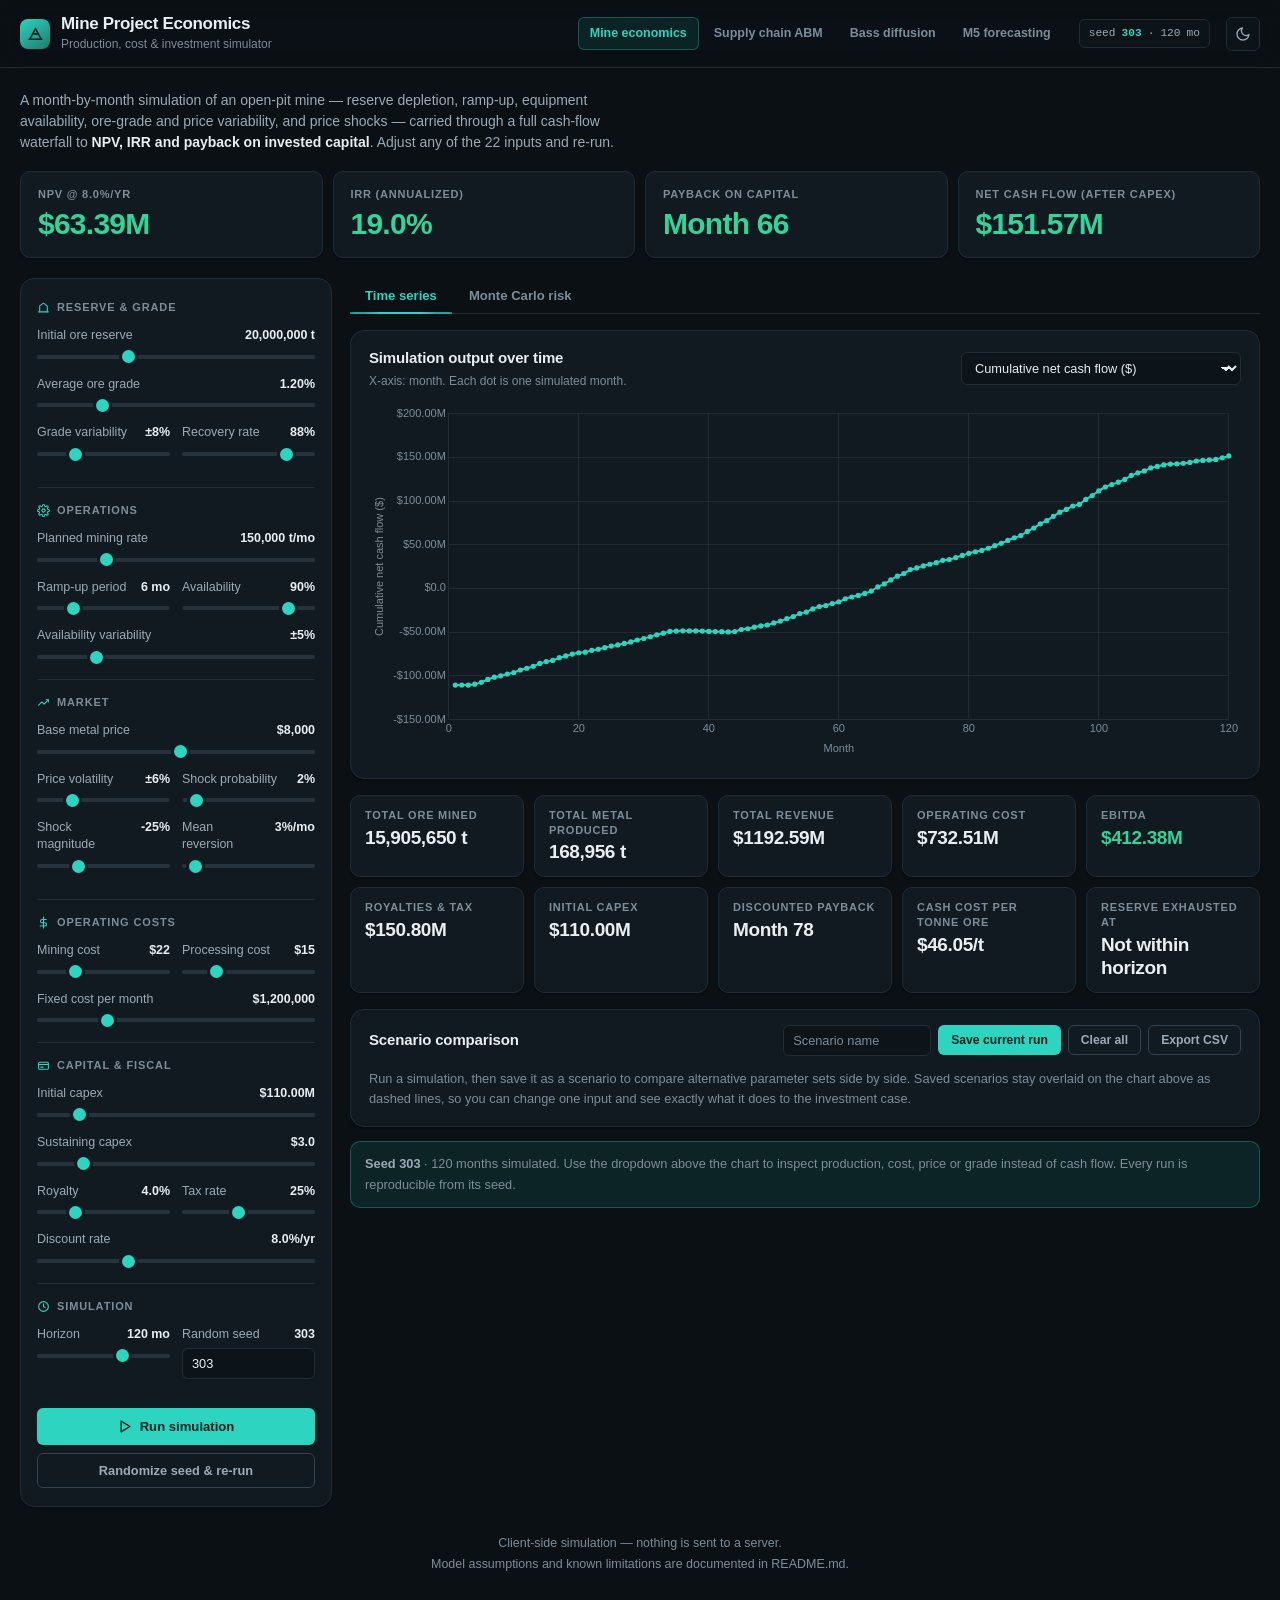
<file: index.html>
<!DOCTYPE html>
<html lang="en">
<head>
<meta charset="UTF-8">
<meta name="viewport" content="width=device-width, initial-scale=1.0">
<title>Mine Production &amp; Cost Simulator</title>
<link rel="icon" href="data:image/svg+xml,<svg xmlns='http://www.w3.org/2000/svg' viewBox='0 0 16 16'><text y='14' font-size='14'>&#9935;</text></svg>">
<script src="vendor/chart.umd.min.js"></script>
<style>
  /* ---- Tokens: see MASTER.md. Dark is default; [data-theme="light"] overrides. ---- */
  :root{
    --bg:#0B1015; --panel:#121A21; --inset:#0C1319;
    --line:#212D36; --line-strong:#33434F; --track:#26333D;
    --tx:#E8EEF2; --tx2:#9AAAB6; --tx3:#7C8D9A;
    --accent:#2DD4BF; --accent-hi:#5EEAD4; --accent-ink:#04211D;
    --accent-wash:rgba(45,212,191,.10); --accent-line:rgba(45,212,191,.30);
    --pos:#34D399; --neg:#F87171;
    --grid:rgba(232,238,242,.07);
    --e1:0 1px 2px rgba(0,0,0,.45);
    --e2:0 8px 28px rgba(0,0,0,.40);
    --r-sm:6px; --r-md:10px; --r-lg:14px;
    --dur-fast:180ms; --dur-base:280ms; --dur-slow:420ms;
    --ease:cubic-bezier(.16,1,.3,1);
    --ease-fast:cubic-bezier(.22,1,.36,1);
    --ease-exit:cubic-bezier(.4,0,1,1);
    --sans:-apple-system,BlinkMacSystemFont,'Segoe UI',Roboto,'Helvetica Neue',Arial,sans-serif;
    --mono:ui-monospace,SFMono-Regular,'SF Mono',Menlo,Consolas,monospace;
    color-scheme:dark;
  }
  [data-theme="light"]{
    --bg:#F5F7F8; --panel:#FFFFFF; --inset:#F0F3F5;
    --line:#E1E7EA; --line-strong:#C6D0D6; --track:#D8E0E4;
    --tx:#0F1A20; --tx2:#566A78; --tx3:#64748B;
    --accent:#0F766E; --accent-hi:#0D9488; --accent-ink:#FFFFFF;
    --accent-wash:rgba(15,118,110,.08); --accent-line:rgba(15,118,110,.28);
    --pos:#047857; --neg:#DC2626;
    --grid:rgba(15,26,32,.08);
    --e1:0 1px 2px rgba(16,32,40,.06);
    --e2:0 8px 24px rgba(16,32,40,.10);
    color-scheme:light;
  }
  *{box-sizing:border-box}
  html{-webkit-text-size-adjust:100%}
  body{
    margin:0;background:var(--bg);color:var(--tx);font-family:var(--sans);
    font-size:.875rem;line-height:1.5;-webkit-font-smoothing:antialiased;
    padding-block:0 56px;
  }
  .wrap{max-width:1340px;margin:0 auto;padding-inline:20px}
  .num{font-variant-numeric:tabular-nums}

  /* ---- App bar ---- */
  .appbar{
    position:sticky;top:0;z-index:20;background:color-mix(in srgb,var(--bg) 88%,transparent);
    backdrop-filter:saturate(1.6) blur(10px);-webkit-backdrop-filter:saturate(1.6) blur(10px);
    border-bottom:1px solid var(--line);margin-bottom:22px;
  }
  .appbar-in{max-width:1340px;margin:0 auto;padding:14px 20px;
    display:flex;align-items:center;gap:16px;flex-wrap:wrap}
  .brand{display:flex;align-items:center;gap:11px;min-width:0}
  .mark{width:30px;height:30px;border-radius:8px;flex-shrink:0;
    background:linear-gradient(145deg,var(--accent),color-mix(in srgb,var(--accent) 55%,var(--bg)));
    display:grid;place-items:center;color:var(--accent-ink)}
  .mark svg{width:17px;height:17px;display:block}
  .brand h1{font-size:1.0625rem;font-weight:650;letter-spacing:-.02em;margin:0;line-height:1.2}
  .brand p{margin:1px 0 0;font-size:.75rem;color:var(--tx3)}
  .appbar .spacer{flex:1}
  .chip{
    display:inline-flex;align-items:center;gap:6px;font-family:var(--mono);font-size:.7rem;
    color:var(--tx2);background:var(--inset);border:1px solid var(--line);
    padding:5px 9px;border-radius:var(--r-sm);white-space:nowrap;
  }
  .chip b{color:var(--accent);font-weight:600}
  .icon-btn{
    width:34px;height:34px;display:grid;place-items:center;border-radius:var(--r-sm);
    background:var(--inset);border:1px solid var(--line);color:var(--tx2);cursor:pointer;
    transition:color var(--dur-fast) var(--ease-fast),border-color var(--dur-fast) var(--ease-fast),
               background var(--dur-fast) var(--ease-fast);
  }
  .icon-btn:hover{color:var(--accent);border-color:var(--accent-line)}
  .icon-btn:focus-visible{outline:2px solid var(--accent);outline-offset:2px}
  .icon-btn svg{width:16px;height:16px;display:block}
  [data-theme="light"] .moon{display:none}
  :root:not([data-theme="light"]) .sun{display:none}

  /* ---- Cross-page nav (shared with index.html) ---- */
  .nav{display:flex;gap:3px;align-items:center}
  .nav a{
    font-size:.78rem;font-weight:600;color:var(--tx3);text-decoration:none;
    padding:6px 11px;border-radius:var(--r-sm);border:1px solid transparent;
    transition:color var(--dur-fast) var(--ease-fast),background var(--dur-fast) var(--ease-fast),
               border-color var(--dur-fast) var(--ease-fast);
  }
  .nav a:hover{color:var(--tx);background:var(--inset)}
  .nav a.active{color:var(--accent);background:var(--accent-wash);border-color:var(--accent-line)}
  .nav a:focus-visible{outline:2px solid var(--accent);outline-offset:2px}
  @media(max-width:620px){.nav a{padding:6px 8px;font-size:.72rem}}
  @media(max-width:620px){.nav{order:3;width:100%;overflow-x:auto;scrollbar-width:none}.nav a{white-space:nowrap}}

  /* ---- Intro ---- */
  .intro{margin:0 0 18px;color:var(--tx2);font-size:.875rem;max-width:78ch}
  .intro strong{color:var(--tx);font-weight:600}

  /* ---- Hero KPI strip ---- */
  .hero{display:grid;grid-template-columns:repeat(4,1fr);gap:12px;margin-bottom:20px}
  .hero .kpi{padding:15px 17px}
  .hero .kpi .value{font-size:1.875rem;letter-spacing:-.025em}
  @media(max-width:900px){.hero{grid-template-columns:repeat(2,1fr)}}
  @media(max-width:460px){.hero{grid-template-columns:1fr}}

  /* ---- Panels ---- */
  .panel{background:var(--panel);border:1px solid var(--line);border-radius:var(--r-lg);
    box-shadow:var(--e1)}
  .layout{display:grid;grid-template-columns:312px 1fr;gap:18px;align-items:start}
  @media(max-width:1100px){.layout{grid-template-columns:1fr}}

  /* ---- Form ---- */
  .form-panel{padding:6px 16px 18px;position:sticky;top:78px}
  @media(max-width:1100px){.form-panel{position:static}}
  fieldset{border:0;padding:0;margin:0}
  fieldset legend{display:none}
  .group{border-bottom:1px solid var(--line);padding:14px 0}
  .group:last-of-type{border-bottom:0}
  .group-title{
    font-size:.6875rem;font-weight:700;text-transform:uppercase;letter-spacing:.08em;
    color:var(--tx3);margin:0 0 11px;display:flex;align-items:center;gap:7px;
  }
  .group-title svg{width:13px;height:13px;color:var(--accent);flex-shrink:0}
  .field{margin-bottom:11px}
  .field:last-child{margin-bottom:0}
  .field label{display:flex;justify-content:space-between;align-items:baseline;gap:8px;
    font-size:.78rem;color:var(--tx2);margin-bottom:5px;line-height:1.35}
  .field label .val{color:var(--tx);font-weight:600;font-variant-numeric:tabular-nums;
    font-size:.78rem;white-space:nowrap}
  .row2{display:grid;grid-template-columns:1fr 1fr;gap:12px}

  input[type=range]{
    -webkit-appearance:none;appearance:none;width:100%;background:transparent;
    height:16px;margin:0;cursor:pointer;display:block;
  }
  input[type=range]::-webkit-slider-runnable-track{height:4px;background:var(--track);border-radius:99px}
  input[type=range]::-moz-range-track{height:4px;background:var(--track);border-radius:99px}
  input[type=range]::-webkit-slider-thumb{
    -webkit-appearance:none;width:13px;height:13px;border-radius:50%;background:var(--accent);
    margin-top:-4.5px;border:0;box-shadow:0 0 0 3px var(--panel);
    transition:transform var(--dur-fast) var(--ease-fast);
  }
  input[type=range]::-moz-range-thumb{
    width:13px;height:13px;border-radius:50%;background:var(--accent);border:0;
    box-shadow:0 0 0 3px var(--panel);
  }
  input[type=range]:hover::-webkit-slider-thumb{transform:scale(1.18)}
  input[type=range]:focus-visible{outline:2px solid var(--accent);outline-offset:3px;border-radius:99px}

  input[type=number],input[type=text],select{
    width:100%;padding:7px 9px;border:1px solid var(--line);border-radius:var(--r-sm);
    background:var(--inset);color:var(--tx);font-family:inherit;font-size:.8rem;
    transition:border-color var(--dur-fast) var(--ease-fast);
  }
  input[type=number]:hover,input[type=text]:hover,select:hover{border-color:var(--line-strong)}
  input[type=number]:focus-visible,input[type=text]:focus-visible,select:focus-visible{
    outline:2px solid var(--accent);outline-offset:1px;border-color:transparent}
  select{cursor:pointer;padding-right:26px;
    background-image:linear-gradient(45deg,transparent 50%,currentColor 50%),
                     linear-gradient(135deg,currentColor 50%,transparent 50%);
    background-position:calc(100% - 14px) 52%,calc(100% - 9px) 52%;
    background-size:5px 5px,5px 5px;background-repeat:no-repeat}
  ::placeholder{color:var(--tx3)}

  button{font-family:inherit;cursor:pointer;border:1px solid transparent;border-radius:var(--r-sm)}
  .btn-primary{
    width:100%;background:var(--accent);color:var(--accent-ink);font-weight:650;font-size:.82rem;
    padding:10px 14px;display:flex;align-items:center;justify-content:center;gap:7px;
    transition:background var(--dur-fast) var(--ease-fast),transform var(--dur-fast) var(--ease-fast);
  }
  .btn-primary svg{width:15px;height:15px}
  .btn-primary:hover{background:var(--accent-hi)}
  .btn-primary:active{transform:translateY(1px)}
  .btn-primary:focus-visible{outline:2px solid var(--accent);outline-offset:2px}
  .btn-primary:disabled{background:var(--line-strong);color:var(--tx3);cursor:not-allowed}
  .btn-secondary{
    width:100%;background:transparent;border-color:var(--line-strong);color:var(--tx2);
    font-weight:600;font-size:.8rem;padding:9px 14px;
    transition:color var(--dur-fast) var(--ease-fast),border-color var(--dur-fast) var(--ease-fast);
  }
  .btn-secondary:hover{border-color:var(--accent);color:var(--accent)}
  .btn-secondary:focus-visible{outline:2px solid var(--accent);outline-offset:2px}
  .run-row{padding-top:15px;display:grid;gap:8px}

  /* ---- Tabs ---- */
  .tabs{display:flex;gap:2px;position:relative;border-bottom:1px solid var(--line);margin-bottom:16px}
  .tab-btn{
    background:none;border:0;color:var(--tx3);font-size:.82rem;font-weight:600;
    padding:10px 15px;border-radius:var(--r-sm) var(--r-sm) 0 0;
    transition:color var(--dur-fast) var(--ease-fast);
  }
  .tab-btn:hover{color:var(--tx2)}
  .tab-btn.active{color:var(--accent)}
  .tab-btn:focus-visible{outline:2px solid var(--accent);outline-offset:-2px}
  .tab-ink{position:absolute;bottom:-1px;left:0;height:2px;width:1px;background:var(--accent);
    border-radius:2px;transform-origin:left center;
    transition:transform var(--dur-base) var(--ease)}
  .tab-panel{display:none}
  .tab-panel.active{display:block}

  /* ---- Chart ---- */
  .chart-panel{padding:16px 18px 18px;margin-bottom:16px}
  .chart-head{display:flex;justify-content:space-between;align-items:center;gap:12px;
    margin-bottom:14px;flex-wrap:wrap}
  .chart-head h2{font-size:.9375rem;font-weight:600;letter-spacing:-.01em;margin:0}
  .chart-head .sub{font-size:.75rem;color:var(--tx3);margin:2px 0 0;font-weight:400}
  .chart-head select{width:auto;min-width:210px;max-width:100%}
  .chart-box{position:relative;height:356px}
  @media(max-width:600px){.chart-box{height:280px}}

  /* ---- KPI cards ---- */
  .kpi-grid{display:grid;grid-template-columns:repeat(auto-fit,minmax(162px,1fr));gap:10px}
  @media(max-width:760px){.kpi-grid{grid-template-columns:repeat(2,1fr)}}
  .kpi{
    background:var(--panel);border:1px solid var(--line);border-radius:var(--r-md);
    padding:12px 14px;box-shadow:var(--e1);
    transition:transform var(--dur-fast) var(--ease-fast),
               border-color var(--dur-fast) var(--ease-fast),
               box-shadow var(--dur-fast) var(--ease-fast);
  }
  .kpi:hover{transform:translateY(-2px);border-color:var(--line-strong);box-shadow:var(--e2)}
  .kpi .label{font-size:.6875rem;font-weight:600;text-transform:uppercase;letter-spacing:.07em;
    color:var(--tx3);line-height:1.35}
  .kpi .value{font-size:1.1875rem;font-weight:650;letter-spacing:-.02em;margin-top:4px;
    font-variant-numeric:tabular-nums;line-height:1.2}
  .kpi .value.good{color:var(--pos)}
  .kpi .value.bad{color:var(--neg)}

  /* ---- Scenario panel ---- */
  .scenario-panel{padding:15px 18px 17px;margin-top:16px}
  .scenario-head{display:flex;justify-content:space-between;align-items:center;gap:12px;
    flex-wrap:wrap;margin-bottom:13px}
  .scenario-head h3{font-size:.9375rem;font-weight:600;margin:0;letter-spacing:-.01em}
  .scenario-actions{display:flex;gap:7px;flex-wrap:wrap;align-items:center}
  .scenario-actions input[type=text]{width:148px}
  .btn-small{
    background:var(--accent);color:var(--accent-ink);font-weight:600;font-size:.76rem;
    padding:7px 12px;white-space:nowrap;
    transition:background var(--dur-fast) var(--ease-fast),color var(--dur-fast) var(--ease-fast),
               border-color var(--dur-fast) var(--ease-fast);
  }
  .btn-small:hover{background:var(--accent-hi)}
  .btn-small:focus-visible{outline:2px solid var(--accent);outline-offset:2px}
  .btn-small.ghost{background:transparent;border-color:var(--line-strong);color:var(--tx2)}
  .btn-small.ghost:hover{border-color:var(--accent);color:var(--accent);background:transparent}

  .table-scroll{overflow-x:auto;margin:0 -4px;padding:0 4px}
  table.cmp{width:100%;border-collapse:collapse;font-size:.8rem}
  table.cmp th,table.cmp td{text-align:right;padding:9px 10px;white-space:nowrap;
    font-variant-numeric:tabular-nums;border-bottom:1px solid var(--line)}
  table.cmp th:first-child,table.cmp td:first-child{text-align:left}
  table.cmp th{color:var(--tx3);font-size:.6875rem;text-transform:uppercase;
    letter-spacing:.06em;font-weight:700;border-bottom-color:var(--line-strong)}
  table.cmp tbody tr{transition:background var(--dur-fast) var(--ease-fast)}
  table.cmp tbody tr:hover{background:var(--inset)}
  table.cmp tbody tr:last-child td{border-bottom:0}
  table.cmp tr.current td{font-weight:650}
  .swatch{display:inline-block;width:8px;height:8px;border-radius:50%;margin-right:7px;
    vertical-align:middle;flex-shrink:0}
  .row-remove{background:transparent;border:0;color:var(--tx3);cursor:pointer;font-size:.72rem;
    padding:3px 6px;font-weight:600;border-radius:4px;
    transition:color var(--dur-fast) var(--ease-fast)}
  .row-remove:hover{color:var(--neg)}
  .row-remove:focus-visible{outline:2px solid var(--accent);outline-offset:1px}
  .empty-hint{color:var(--tx3);font-size:.8rem;margin:0;line-height:1.6}

  /* ---- Monte Carlo ---- */
  .mc-controls{display:flex;gap:14px;align-items:flex-end;margin-bottom:16px;flex-wrap:wrap}
  .mc-controls .field{margin:0;min-width:168px;flex:0 1 auto}
  .mc-controls .btn-primary{width:auto;padding-inline:18px}
  .mc-stats{display:grid;grid-template-columns:repeat(5,1fr);gap:10px;margin-top:16px}
  @media(max-width:860px){.mc-stats{grid-template-columns:repeat(2,1fr)}}
  @media(max-width:400px){.mc-stats{grid-template-columns:1fr}}

  /* ---- Notes / footer ---- */
  .note{font-size:.8rem;color:var(--tx3);background:var(--accent-wash);
    border:1px solid var(--accent-line);border-radius:var(--r-md);
    padding:12px 14px;margin-top:14px;line-height:1.6}
  .note b{color:var(--tx2);font-weight:600}
  footer{margin-top:26px;color:var(--tx3);font-size:.78rem;text-align:center;line-height:1.7}
  footer a{color:var(--accent);text-decoration:none}
  footer a:hover{text-decoration:underline}

  /* ---- Motion: entrance choreography (transform/opacity only) ---- */
  /* Stagger comes from a CSS delay indexed by --i, so no timer drives the animation. */
  .rise{opacity:0;transform:translateY(12px)}
  .rise.in{opacity:1;transform:none;
    transition:opacity var(--dur-base) var(--ease),transform var(--dur-base) var(--ease);
    transition-delay:calc(var(--i,0) * 45ms)}
  @media (prefers-reduced-motion:reduce){
    *,*::before,*::after{
      animation-duration:.01ms!important;animation-iteration-count:1!important;
      transition-duration:.01ms!important;transition-delay:0ms!important;
      scroll-behavior:auto!important;
    }
    .rise{opacity:1;transform:none}
  }
</style>
</head>
<body>
<header class="appbar">
  <div class="appbar-in">
    <div class="brand">
      <span class="mark" aria-hidden="true">
        <svg viewBox="0 0 24 24" fill="none" stroke="currentColor" stroke-width="2.2" stroke-linecap="round" stroke-linejoin="round">
          <path d="M3 20h18"/><path d="M4 20 12 5l8 15"/><path d="M8.5 12.5h7"/>
        </svg>
      </span>
      <div>
        <h1>Mine Project Economics</h1>
        <p>Production, cost &amp; investment simulator</p>
      </div>
    </div>
    <div class="spacer"></div>
    <nav class="nav">
      <a href="index.html" class="active" aria-current="page">Mine economics</a>
      <a href="abm.html">Supply chain ABM</a>
      <a href="bass.html">Bass diffusion</a>
      <a href="m5.html">M5 forecasting</a>
    </nav>
    <span class="chip" id="runChip">seed <b id="chipSeed">303</b> · <span id="chipMonths">120</span> mo</span>
    <button type="button" class="icon-btn" id="themeToggle" aria-label="Switch between dark and light theme">
      <svg class="moon" viewBox="0 0 24 24" fill="none" stroke="currentColor" stroke-width="2" stroke-linecap="round" stroke-linejoin="round"><path d="M21 12.8A9 9 0 1 1 11.2 3a7 7 0 0 0 9.8 9.8z"/></svg>
      <svg class="sun" viewBox="0 0 24 24" fill="none" stroke="currentColor" stroke-width="2" stroke-linecap="round" stroke-linejoin="round"><circle cx="12" cy="12" r="4"/><path d="M12 2v2M12 20v2M4.9 4.9l1.4 1.4M17.7 17.7l1.4 1.4M2 12h2M20 12h2M4.9 19.1l1.4-1.4M17.7 6.3l1.4-1.4"/></svg>
    </button>
  </div>
</header>

<div class="wrap">
  <p class="intro">A month-by-month simulation of an open-pit mine — reserve depletion, ramp-up, equipment
  availability, ore-grade and price variability, and price shocks — carried through a full cash-flow waterfall to
  <strong>NPV, IRR and payback on invested capital</strong>. Adjust any of the 22 inputs and re-run.</p>

  <div class="hero kpi-grid" id="heroGrid"></div>

  <div class="layout">
    <form id="form" class="panel form-panel">
      <fieldset>
        <legend>Simulation inputs</legend>

        <div class="group">
          <h2 class="group-title">
            <svg viewBox="0 0 24 24" fill="none" stroke="currentColor" stroke-width="2" stroke-linecap="round" stroke-linejoin="round"><path d="M3 20h18"/><path d="M5 20V9l7-5 7 5v11"/></svg>
            Reserve &amp; grade
          </h2>
          <div class="field">
            <label for="initialReserve">Initial ore reserve <span class="val" data-out="initialReserve"></span></label>
            <input type="range" id="initialReserve" min="1000000" max="60000000" step="500000" value="20000000">
          </div>
          <div class="field">
            <label for="oreGrade">Average ore grade <span class="val" data-out="oreGrade"></span></label>
            <input type="range" id="oreGrade" min="0.1" max="5" step="0.05" value="1.2">
          </div>
          <div class="row2">
            <div class="field">
              <label for="gradeVariability">Grade variability <span class="val" data-out="gradeVariability"></span></label>
              <input type="range" id="gradeVariability" min="0" max="30" step="1" value="8">
            </div>
            <div class="field">
              <label for="recoveryRate">Recovery rate <span class="val" data-out="recoveryRate"></span></label>
              <input type="range" id="recoveryRate" min="40" max="99" step="1" value="88">
            </div>
          </div>
        </div>

        <div class="group">
          <h2 class="group-title">
            <svg viewBox="0 0 24 24" fill="none" stroke="currentColor" stroke-width="2" stroke-linecap="round" stroke-linejoin="round"><circle cx="12" cy="12" r="3"/><path d="M19.4 15a1.7 1.7 0 0 0 .3 1.9l.1.1a2 2 0 1 1-2.8 2.8l-.1-.1a1.7 1.7 0 0 0-1.9-.3 1.7 1.7 0 0 0-1 1.5V21a2 2 0 1 1-4 0v-.1A1.7 1.7 0 0 0 9 19.4a1.7 1.7 0 0 0-1.9.3l-.1.1a2 2 0 1 1-2.8-2.8l.1-.1a1.7 1.7 0 0 0 .3-1.9 1.7 1.7 0 0 0-1.5-1H3a2 2 0 1 1 0-4h.1A1.7 1.7 0 0 0 4.6 9a1.7 1.7 0 0 0-.3-1.9l-.1-.1a2 2 0 1 1 2.8-2.8l.1.1a1.7 1.7 0 0 0 1.9.3H9a1.7 1.7 0 0 0 1-1.5V3a2 2 0 1 1 4 0v.1a1.7 1.7 0 0 0 1 1.5 1.7 1.7 0 0 0 1.9-.3l.1-.1a2 2 0 1 1 2.8 2.8l-.1.1a1.7 1.7 0 0 0-.3 1.9V9a1.7 1.7 0 0 0 1.5 1H21a2 2 0 1 1 0 4h-.1a1.7 1.7 0 0 0-1.5 1z"/></svg>
            Operations
          </h2>
          <div class="field">
            <label for="planRate">Planned mining rate <span class="val" data-out="planRate"></span></label>
            <input type="range" id="planRate" min="10000" max="600000" step="5000" value="150000">
          </div>
          <div class="row2">
            <div class="field">
              <label for="rampUp">Ramp-up period <span class="val" data-out="rampUp"></span></label>
              <input type="range" id="rampUp" min="0" max="24" step="1" value="6">
            </div>
            <div class="field">
              <label for="availability">Availability <span class="val" data-out="availability"></span></label>
              <input type="range" id="availability" min="40" max="100" step="1" value="90">
            </div>
          </div>
          <div class="field">
            <label for="availVariability">Availability variability <span class="val" data-out="availVariability"></span></label>
            <input type="range" id="availVariability" min="0" max="25" step="1" value="5">
          </div>
        </div>

        <div class="group">
          <h2 class="group-title">
            <svg viewBox="0 0 24 24" fill="none" stroke="currentColor" stroke-width="2" stroke-linecap="round" stroke-linejoin="round"><path d="M3 17l6-6 4 4 8-8"/><path d="M17 7h4v4"/></svg>
            Market
          </h2>
          <div class="field">
            <label for="basePrice">Base metal price <span class="val" data-out="basePrice"></span></label>
            <input type="range" id="basePrice" min="500" max="15000" step="100" value="8000">
          </div>
          <div class="row2">
            <div class="field">
              <label for="priceVolatility">Price volatility <span class="val" data-out="priceVolatility"></span></label>
              <input type="range" id="priceVolatility" min="0" max="25" step="1" value="6">
            </div>
            <div class="field">
              <label for="shockProb">Shock probability <span class="val" data-out="shockProb"></span></label>
              <input type="range" id="shockProb" min="0" max="30" step="1" value="2">
            </div>
          </div>
          <div class="row2">
            <div class="field">
              <label for="shockMag">Shock magnitude <span class="val" data-out="shockMag"></span></label>
              <input type="range" id="shockMag" min="-60" max="60" step="5" value="-25">
            </div>
            <div class="field">
              <label for="meanReversion">Mean reversion <span class="val" data-out="meanReversion"></span></label>
              <input type="range" id="meanReversion" min="0" max="50" step="1" value="3">
            </div>
          </div>
        </div>

        <div class="group">
          <h2 class="group-title">
            <svg viewBox="0 0 24 24" fill="none" stroke="currentColor" stroke-width="2" stroke-linecap="round" stroke-linejoin="round"><path d="M12 2v20"/><path d="M17 6.5H9.5a3 3 0 0 0 0 6h5a3 3 0 0 1 0 6H6"/></svg>
            Operating costs
          </h2>
          <div class="row2">
            <div class="field">
              <label for="miningCost">Mining cost <span class="val" data-out="miningCost"></span></label>
              <input type="range" id="miningCost" min="1" max="80" step="1" value="22">
            </div>
            <div class="field">
              <label for="processCost">Processing cost <span class="val" data-out="processCost"></span></label>
              <input type="range" id="processCost" min="1" max="60" step="1" value="15">
            </div>
          </div>
          <div class="field">
            <label for="fixedCost">Fixed cost per month <span class="val" data-out="fixedCost"></span></label>
            <input type="range" id="fixedCost" min="0" max="5000000" step="50000" value="1200000">
          </div>
        </div>

        <div class="group">
          <h2 class="group-title">
            <svg viewBox="0 0 24 24" fill="none" stroke="currentColor" stroke-width="2" stroke-linecap="round" stroke-linejoin="round"><rect x="3" y="6" width="18" height="13" rx="2"/><path d="M3 10h18"/><path d="M7 15h4"/></svg>
            Capital &amp; fiscal
          </h2>
          <div class="field">
            <label for="initialCapex">Initial capex <span class="val" data-out="initialCapex"></span></label>
            <input type="range" id="initialCapex" min="0" max="800000000" step="5000000" value="110000000">
          </div>
          <div class="field">
            <label for="sustainingCapex">Sustaining capex <span class="val" data-out="sustainingCapex"></span></label>
            <input type="range" id="sustainingCapex" min="0" max="20" step="0.5" value="3">
          </div>
          <div class="row2">
            <div class="field">
              <label for="royaltyRate">Royalty <span class="val" data-out="royaltyRate"></span></label>
              <input type="range" id="royaltyRate" min="0" max="15" step="0.5" value="4">
            </div>
            <div class="field">
              <label for="taxRate">Tax rate <span class="val" data-out="taxRate"></span></label>
              <input type="range" id="taxRate" min="0" max="60" step="1" value="25">
            </div>
          </div>
          <div class="field">
            <label for="discountRate">Discount rate <span class="val" data-out="discountRate"></span></label>
            <input type="range" id="discountRate" min="0" max="25" step="0.5" value="8">
          </div>
        </div>

        <div class="group">
          <h2 class="group-title">
            <svg viewBox="0 0 24 24" fill="none" stroke="currentColor" stroke-width="2" stroke-linecap="round" stroke-linejoin="round"><circle cx="12" cy="12" r="9"/><path d="M12 7v5l3 2"/></svg>
            Simulation
          </h2>
          <div class="row2">
            <div class="field">
              <label for="horizon">Horizon <span class="val" data-out="horizon"></span></label>
              <input type="range" id="horizon" min="6" max="180" step="1" value="120">
            </div>
            <div class="field">
              <label for="seed">Random seed <span class="val" data-out="seed"></span></label>
              <input type="number" id="seed" min="1" max="999999" value="303">
            </div>
          </div>
        </div>
      </fieldset>

      <div class="run-row">
        <button type="submit" class="btn-primary">
          <svg viewBox="0 0 24 24" fill="none" stroke="currentColor" stroke-width="2.2" stroke-linecap="round" stroke-linejoin="round"><path d="M5 3.5v17l14-8.5z"/></svg>
          Run simulation
        </button>
        <button type="button" id="randomizeSeed" class="btn-secondary">Randomize seed &amp; re-run</button>
      </div>
    </form>

    <div>
      <div class="tabs" role="tablist">
        <button type="button" class="tab-btn active" data-tab="timeseries" role="tab" aria-selected="true">Time series</button>
        <button type="button" class="tab-btn" data-tab="montecarlo" role="tab" aria-selected="false">Monte Carlo risk</button>
        <span class="tab-ink" id="tabInk" aria-hidden="true"></span>
      </div>

      <div id="tab-timeseries" class="tab-panel active" role="tabpanel">
        <div class="panel chart-panel rise">
          <div class="chart-head">
            <div>
              <h2>Simulation output over time</h2>
              <p class="sub">X-axis: month. Each dot is one simulated month.</p>
            </div>
            <select id="metricSelect" aria-label="Choose which metric to plot">
              <option value="cumFcf" selected>Cumulative net cash flow ($)</option>
              <option value="cumDiscFcf">NPV profile — discounted cash flow ($)</option>
              <option value="fcf">Monthly free cash flow ($)</option>
              <option value="ebitda">Monthly EBITDA ($)</option>
              <option value="revenue">Monthly revenue ($)</option>
              <option value="cost">Monthly operating cost ($)</option>
              <option value="govTake">Monthly royalties &amp; tax ($)</option>
              <option value="oreMined">Ore mined (t)</option>
              <option value="metalProduced">Metal produced (t)</option>
              <option value="grade">Effective grade (%)</option>
              <option value="price">Metal price ($/t)</option>
              <option value="reserve">Remaining reserve (t)</option>
            </select>
          </div>
          <div class="chart-box"><canvas id="tsChart"></canvas></div>
        </div>

        <div class="kpi-grid" id="kpiGrid"></div>

        <div class="panel scenario-panel rise">
          <div class="scenario-head">
            <h3>Scenario comparison</h3>
            <div class="scenario-actions">
              <input type="text" id="scenarioName" placeholder="Scenario name" aria-label="Scenario name">
              <button type="button" id="saveScenario" class="btn-small">Save current run</button>
              <button type="button" id="clearScenarios" class="btn-small ghost">Clear all</button>
              <button type="button" id="exportCsv" class="btn-small ghost">Export CSV</button>
            </div>
          </div>
          <div id="scenarioTableWrap"></div>
        </div>

        <div class="note" id="tsNote"></div>
      </div>

      <div id="tab-montecarlo" class="tab-panel" role="tabpanel">
        <div class="panel chart-panel">
          <div class="chart-head">
            <div>
              <h2>Monte Carlo risk analysis</h2>
              <p class="sub">Each dot is one simulated mine life. Green = value-accretive (NPV &gt; 0), red = value-destroying.</p>
            </div>
          </div>
          <div class="mc-controls">
            <div class="field">
              <label for="mcTrials">Trials <span class="val" data-out="mcTrials"></span></label>
              <input type="range" id="mcTrials" min="20" max="500" step="10" value="150">
            </div>
            <button type="button" id="runMC" class="btn-primary">Run Monte Carlo</button>
          </div>
          <div class="chart-box"><canvas id="mcChart"></canvas></div>
          <div class="mc-stats" id="mcStats"></div>
        </div>
        <div class="note">
          X-axis: total metal produced over the horizon. Y-axis: project NPV after initial capex, royalties and tax.
          Each trial re-draws grade, availability and price-path noise from the same distributions used in the
          time-series tab, so the spread of dots shows how sensitive the investment case is to operational and market
          uncertainty. <b>The headline number is the probability of a positive NPV</b> — a project with a healthy
          expected NPV but only a 55% chance of clearing zero is a very different proposition from one at 95%.
        </div>
      </div>
    </div>
  </div>

  <footer>Client-side simulation — nothing is sent to a server.<br>Model assumptions and known limitations are documented in README.md.</footer>
</div>

<script>
// ---------- seeded RNG (mulberry32) + Box-Muller normal noise ----------
function mulberry32(seed){
  let a = seed >>> 0;
  return function(){
    a |= 0; a = (a + 0x6D2B79F5) | 0;
    let t = Math.imul(a ^ (a >>> 15), 1 | a);
    t = (t + Math.imul(t ^ (t >>> 7), 61 | t)) ^ t;
    return ((t ^ (t >>> 14)) >>> 0) / 4294967296;
  };
}
function normal(rng, stdDev){
  let u = 0, v = 0;
  while(u === 0) u = rng();
  while(v === 0) v = rng();
  return stdDev * Math.sqrt(-2 * Math.log(u)) * Math.cos(2 * Math.PI * v);
}
function clamp(x, lo, hi){ return Math.max(lo, Math.min(hi, x)); }

// ---------- read inputs ----------
function readInputs(){
  const g = id => parseFloat(document.getElementById(id).value);
  return {
    initialReserve: g('initialReserve'),
    oreGrade: g('oreGrade'),
    gradeVariability: g('gradeVariability'),
    recoveryRate: g('recoveryRate'),
    planRate: g('planRate'),
    rampUp: g('rampUp'),
    availability: g('availability'),
    availVariability: g('availVariability'),
    basePrice: g('basePrice'),
    priceVolatility: g('priceVolatility'),
    shockProb: g('shockProb'),
    shockMag: g('shockMag'),
    meanReversion: g('meanReversion'),
    miningCost: g('miningCost'),
    processCost: g('processCost'),
    fixedCost: g('fixedCost'),
    initialCapex: g('initialCapex'),
    sustainingCapex: g('sustainingCapex'),
    royaltyRate: g('royaltyRate'),
    taxRate: g('taxRate'),
    discountRate: g('discountRate'),
    horizon: Math.round(g('horizon')),
    seed: Math.round(g('seed'))
  };
}

// ---------- core simulation: returns array of monthly records ----------
function simulate(p, seedOverride){
  const rng = mulberry32(seedOverride !== undefined ? seedOverride : p.seed);
  let reserve = p.initialReserve;
  let priceState = p.basePrice;
  let cumFcf = -p.initialCapex;
  let cumDiscFcf = -p.initialCapex;
  let lossCarryForward = 0;
  const monthlyDiscount = Math.pow(1 + p.discountRate / 100, 1 / 12) - 1;
  const months = [];

  for(let m = 1; m <= p.horizon; m++){
    const rampFactor = p.rampUp > 0 ? clamp(m / p.rampUp, 0, 1) : 1;

    const availNoise = normal(rng, p.availVariability / 100);
    const effAvailability = clamp(p.availability / 100 + availNoise, 0, 1);

    const plannedThisMonth = p.planRate * rampFactor * effAvailability;
    const oreMined = Math.max(0, Math.min(reserve, plannedThisMonth));
    reserve -= oreMined;

    const gradeNoise = normal(rng, p.gradeVariability / 100);
    const effGrade = Math.max(0, (p.oreGrade / 100) * (1 + gradeNoise));
    const metalProduced = oreMined * effGrade * (p.recoveryRate / 100);

    priceState *= (1 + normal(rng, p.priceVolatility / 100));
    if(rng() < p.shockProb / 100){
      priceState *= (1 + p.shockMag / 100);
    }
    // Commodity prices are not a pure random walk: pull back toward the long-run base price so
    // long horizons don't drift to implausible levels.
    priceState += (p.basePrice - priceState) * (p.meanReversion / 100);
    priceState = Math.max(0, priceState);

    const revenue = metalProduced * priceState;
    const cost = oreMined * p.miningCost + oreMined * p.processCost + p.fixedCost;
    const royalty = revenue * (p.royaltyRate / 100);
    const ebitda = revenue - cost - royalty;

    // Losses shelter later profits before tax is charged.
    let taxable = ebitda;
    if(taxable > 0 && lossCarryForward > 0){
      const used = Math.min(lossCarryForward, taxable);
      taxable -= used;
      lossCarryForward -= used;
    }
    if(taxable < 0){
      lossCarryForward += -taxable;
      taxable = 0;
    }
    const tax = taxable * (p.taxRate / 100);

    const sustainingCapex = oreMined * p.sustainingCapex;
    const fcf = ebitda - tax - sustainingCapex;
    cumFcf += fcf;
    const discFcf = fcf / Math.pow(1 + monthlyDiscount, m);
    cumDiscFcf += discFcf;

    months.push({
      month: m, reserve, oreMined, grade: effGrade * 100, metalProduced,
      price: priceState, revenue, cost, royalty, ebitda, tax,
      govTake: royalty + tax, sustainingCapex, fcf, cumFcf, discFcf, cumDiscFcf
    });
  }
  return months;
}

// ---------- formatting ----------
const fmt = n => Math.abs(n) >= 1e6 ? (n/1e6).toFixed(2)+'M'
  : Math.abs(n) >= 1e3 ? (n/1e3).toFixed(1)+'k'
  : n.toFixed(1);
const fmtMoney = n => (n < 0 ? '-$' : '$') + fmt(Math.abs(n));
const fmtInt = n => Math.round(n).toLocaleString();

// ---------- slider label sync ----------
const sliderMeta = {
  initialReserve: v => fmtInt(v) + ' t',
  oreGrade: v => v.toFixed(2) + '%',
  gradeVariability: v => '±' + v + '%',
  recoveryRate: v => v + '%',
  planRate: v => fmtInt(v) + ' t/mo',
  rampUp: v => v + ' mo',
  availability: v => v + '%',
  availVariability: v => '±' + v + '%',
  basePrice: v => '$' + fmtInt(v),
  priceVolatility: v => '±' + v + '%',
  shockProb: v => v + '%',
  shockMag: v => (v > 0 ? '+' : '') + v + '%',
  meanReversion: v => v + '%/mo',
  miningCost: v => '$' + v,
  processCost: v => '$' + v,
  fixedCost: v => '$' + fmtInt(v),
  initialCapex: v => '$' + fmt(v),
  sustainingCapex: v => '$' + v.toFixed(1),
  royaltyRate: v => v.toFixed(1) + '%',
  taxRate: v => v + '%',
  discountRate: v => v.toFixed(1) + '%/yr',
  horizon: v => v + ' mo',
  seed: v => v,
  mcTrials: v => v
};
function syncLabels(){
  Object.keys(sliderMeta).forEach(id => {
    const el = document.getElementById(id);
    const out = document.querySelector('[data-out="'+id+'"]');
    if(el && out) out.textContent = sliderMeta[id](parseFloat(el.value));
  });
}
document.querySelectorAll('input[type=range], #seed').forEach(el => {
  el.addEventListener('input', syncLabels);
});
syncLabels();

// ---------- tabs ----------
document.querySelectorAll('.tab-btn').forEach(btn => {
  btn.addEventListener('click', () => {
    document.querySelectorAll('.tab-btn').forEach(b => b.classList.remove('active'));
    document.querySelectorAll('.tab-panel').forEach(p => p.classList.remove('active'));
    btn.classList.add('active');
    document.getElementById('tab-' + btn.dataset.tab).classList.add('active');
  });
});

// ---------- time series chart ----------
const metricMeta = {
  cumFcf: { label: 'Cumulative net cash flow ($)', key: 'cumFcf', money: true },
  cumDiscFcf: { label: 'NPV profile — cumulative discounted cash flow ($)', key: 'cumDiscFcf', money: true },
  fcf: { label: 'Monthly free cash flow ($)', key: 'fcf', money: true },
  ebitda: { label: 'Monthly EBITDA ($)', key: 'ebitda', money: true },
  revenue: { label: 'Monthly revenue ($)', key: 'revenue', money: true },
  cost: { label: 'Monthly operating cost ($)', key: 'cost', money: true },
  govTake: { label: 'Monthly royalties & tax ($)', key: 'govTake', money: true },
  oreMined: { label: 'Ore mined (t)', key: 'oreMined', money: false },
  metalProduced: { label: 'Metal produced (t)', key: 'metalProduced', money: false },
  grade: { label: 'Effective grade (%)', key: 'grade', money: false },
  price: { label: 'Metal price ($/t)', key: 'price', money: true },
  reserve: { label: 'Remaining reserve (t)', key: 'reserve', money: false }
};

// Overlay colours chosen to stay distinguishable in both themes; the current run
// always uses the accent token so it reads as "this is the live one".
const SCENARIO_COLORS = ['#38BDF8','#A78BFA','#FBBF24','#FB7185','#4ADE80','#F472B6'];
let tsChart, mcChart, lastRun = [], scenarios = [];

function escapeHtml(s){
  return String(s).replace(/[&<>"']/g, ch =>
    ({'&':'&amp;','<':'&lt;','>':'&gt;','"':'&quot;',"'":'&#39;'})[ch]);
}

// Monthly IRR: the discount rate at which NPV crosses zero, found by bracketing outward from 0
// and bisecting. Returns null when no crossing exists (e.g. cash flows that never turn positive).
function irr(cashflows){
  const npvAt = r => cashflows.reduce((s, cf, i) => s + cf / Math.pow(1 + r, i), 0);
  const atZero = npvAt(0);
  if(!isFinite(atZero)) return null;
  if(atZero === 0) return 0;

  let lo, hi;
  if(atZero > 0){
    lo = 0;
    hi = null;
    for(let r = 0.05; r < 1e6; r *= 2){
      if(npvAt(r) <= 0){ hi = r; break; }
    }
  } else {
    hi = 0;
    lo = null;
    for(let r = -0.05; r > -0.999999; r = (r - 1) / 2){
      if(npvAt(r) >= 0){ lo = r; break; }
    }
  }
  if(lo === null || hi === null) return null;

  for(let i = 0; i < 300; i++){
    const mid = (lo + hi) / 2;
    if(npvAt(mid) > 0){ lo = mid; } else { hi = mid; }
  }
  return (lo + hi) / 2;
}

// First month after which the series stays positive for the rest of the run, so a project that
// briefly breaks even and then falls back into loss is not reported as paid back.
function sustainedCrossing(run, key){
  let lastNegative = -1;
  for(let i = run.length - 1; i >= 0; i--){
    if(run[i][key] <= 0){ lastNegative = i; break; }
  }
  return lastNegative === run.length - 1 ? null : run[lastNegative + 1].month;
}

function summarize(run, params){
  const last = run[run.length - 1];
  const totalOre = run.reduce((s,r) => s + r.oreMined, 0);
  const totalMetal = run.reduce((s,r) => s + r.metalProduced, 0);
  const totalRevenue = run.reduce((s,r) => s + r.revenue, 0);
  const totalCost = run.reduce((s,r) => s + r.cost, 0);
  const totalEbitda = run.reduce((s,r) => s + r.ebitda, 0);
  const totalGovTake = run.reduce((s,r) => s + r.govTake, 0);
  const totalSustaining = run.reduce((s,r) => s + r.sustainingCapex, 0);
  const capex = params ? params.initialCapex : 0;
  const depleted = run.find(r => r.reserve <= 0);

  const monthlyIrr = irr([-capex].concat(run.map(r => r.fcf)));
  const annualIrr = monthlyIrr === null ? null : Math.pow(1 + monthlyIrr, 12) - 1;

  return {
    totalOre, totalMetal, totalRevenue, totalCost, totalEbitda, totalGovTake, totalSustaining,
    capex,
    netCashFlow: last.cumFcf,
    npv: last.cumDiscFcf,
    annualIrr,
    paybackMonth: sustainedCrossing(run, 'cumFcf'),
    discPaybackMonth: sustainedCrossing(run, 'cumDiscFcf'),
    depletedMonth: depleted ? depleted.month : null,
    months: run.length,
    avgPrice: totalMetal > 0 ? totalRevenue / totalMetal : 0,
    cashCost: totalOre > 0 ? totalCost / totalOre : 0
  };
}

// ---------- theme ----------
const THEME_KEY = 'mpe-theme';
function applyTheme(t){
  if(t === 'light') document.documentElement.setAttribute('data-theme','light');
  else document.documentElement.removeAttribute('data-theme');
  try{ localStorage.setItem(THEME_KEY, t); }catch(e){}
}
try{ if(localStorage.getItem(THEME_KEY) === 'light') applyTheme('light'); }catch(e){}
document.getElementById('themeToggle').addEventListener('click', () => {
  const next = document.documentElement.getAttribute('data-theme') === 'light' ? 'dark' : 'light';
  applyTheme(next);
  renderTimeSeries();
  if(mcChart) runMonteCarlo();
});

// ---------- design tokens read from CSS ----------
const token = n => getComputedStyle(document.documentElement).getPropertyValue(n).trim();
const reducedMotion = () => window.matchMedia('(prefers-reduced-motion: reduce)').matches;

// ---------- time series chart ----------
function chartTheme(){
  return { accent: token('--accent'), grid: token('--grid'), tx2: token('--tx2'),
           tx3: token('--tx3'), panel: token('--panel'), line: token('--line') };
}

function renderTimeSeries(){
  const metric = metricMeta[document.getElementById('metricSelect').value];
  const ctx = document.getElementById('tsChart');
  const t = chartTheme();

  const datasets = [{
    label: 'Current run',
    data: lastRun.map(r => ({ x: r.month, y: r[metric.key] })),
    borderColor: t.accent, backgroundColor: t.accent,
    pointRadius: lastRun.length > 60 ? 1.6 : 2.6,
    pointHoverRadius: 5, pointBackgroundColor: t.accent,
    borderWidth: 2, tension: .18
  }];
  scenarios.forEach((s, i) => {
    const color = SCENARIO_COLORS[i % SCENARIO_COLORS.length];
    datasets.push({
      label: s.name,
      data: s.run.map(r => ({ x: r.month, y: r[metric.key] })),
      borderColor: color, backgroundColor: color,
      pointRadius: 0, pointHoverRadius: 4,
      borderWidth: 1.5, borderDash: [5,3], tension: .18
    });
  });

  // Progressive left-to-right draw, once per run (Chart.js per-point delay).
  const n = Math.max(lastRun.length, 1), step = 900 / n;
  const progressive = {
    x: { type:'number', easing:'linear', duration: step, from: NaN,
         delay(c){ if(c.type !== 'data' || c.xStarted) return 0; c.xStarted = true; return c.index * step; } },
    y: { type:'number', easing:'linear', duration: step * 2,
         from(c){ if(c.index === 0) return c.chart.scales.y.getPixelForValue(lastRun[0] ? lastRun[0][metric.key] : 0);
                  return c.chart.getDatasetMeta(c.datasetIndex).data[c.index - 1].getProps(['y'], true).y; },
         delay(c){ if(c.type !== 'data' || c.yStarted) return 0; c.yStarted = true; return c.index * step; } }
  };

  if(tsChart) tsChart.destroy();
  tsChart = new Chart(ctx, {
    type: 'line',
    data: { datasets },
    options: {
      responsive: true, maintainAspectRatio: false,
      animation: reducedMotion() ? false : progressive,
      animations: reducedMotion() ? {} : undefined,
      interaction: { mode:'nearest', intersect:false },
      layout: { padding: { top: 4, right: 6 } },
      scales: {
        x: { type:'linear', title:{ display:true, text:'Month', color:t.tx3, font:{size:11} },
             ticks:{ precision:0, color:t.tx3, font:{size:11} },
             grid:{ color:t.grid, drawTicks:false }, border:{ color:t.line } },
        y: { title:{ display:true, text:metric.label, color:t.tx3, font:{size:11} },
             ticks:{ color:t.tx3, font:{size:11},
                     callback:v => metric.money ? fmtMoney(v) : fmtInt(v) },
             grid:{ color:t.grid, drawTicks:false }, border:{ color:t.line } }
      },
      plugins: {
        legend: { display: scenarios.length > 0, position:'bottom',
                  labels:{ boxWidth:10, boxHeight:10, usePointStyle:true, pointStyle:'circle',
                           color:t.tx2, font:{size:11}, padding:14 } },
        tooltip: {
          backgroundColor: t.panel, borderColor: t.line, borderWidth: 1,
          titleColor: t.tx2, bodyColor: token('--tx'), padding: 10,
          displayColors: true, boxWidth: 8, boxHeight: 8, usePointStyle: true,
          callbacks: {
            title: items => 'Month ' + items[0].parsed.x,
            label: c => c.dataset.label + ': ' + (metric.money ? fmtMoney(c.parsed.y) : fmtInt(c.parsed.y))
          }
        }
      }
    }
  });
}

function renderScenarioTable(){
  const wrap = document.getElementById('scenarioTableWrap');
  if(scenarios.length === 0){
    wrap.innerHTML = '<p class="empty-hint">Run a simulation, then save it as a scenario to compare ' +
      'alternative parameter sets side by side. Saved scenarios stay overlaid on the chart above as ' +
      'dashed lines, so you can change one input and see exactly what it does to the investment case.</p>';
    return;
  }
  const rows = [{ name:'Current run', color: token('--accent'), sum: summarize(lastRun, readInputs()), current:true }]
    .concat(scenarios.map((s, i) => ({
      name: s.name, color: SCENARIO_COLORS[i % SCENARIO_COLORS.length], sum: summarize(s.run, s.params), index: i
    })));

  wrap.innerHTML = '<div class="table-scroll"><table class="cmp"><thead><tr>' +
    '<th>Scenario</th><th>NPV</th><th>IRR</th><th>Net cash flow</th><th>EBITDA</th>' +
    '<th>Metal (t)</th><th>Cash cost ($/t)</th><th>Payback</th><th></th></tr></thead><tbody>' +
    rows.map(r =>
      '<tr class="' + (r.current ? 'current' : '') + '">' +
      '<td><span class="swatch" style="background:' + r.color + '"></span>' + escapeHtml(r.name) + '</td>' +
      '<td>' + fmtMoney(r.sum.npv) + '</td>' +
      '<td>' + (r.sum.annualIrr === null ? 'n/a' : (r.sum.annualIrr * 100).toFixed(1) + '%') + '</td>' +
      '<td>' + fmtMoney(r.sum.netCashFlow) + '</td>' +
      '<td>' + fmtMoney(r.sum.totalEbitda) + '</td>' +
      '<td>' + fmtInt(r.sum.totalMetal) + '</td>' +
      '<td>$' + r.sum.cashCost.toFixed(2) + '</td>' +
      '<td>' + (r.sum.paybackMonth ? 'Month ' + r.sum.paybackMonth : '—') + '</td>' +
      '<td>' + (r.current ? '' : '<button type="button" class="row-remove" data-remove="' + r.index + '">Remove</button>') + '</td>' +
      '</tr>'
    ).join('') + '</tbody></table></div>';

  wrap.querySelectorAll('[data-remove]').forEach(btn => {
    btn.addEventListener('click', () => {
      scenarios.splice(parseInt(btn.dataset.remove, 10), 1);
      renderTimeSeries();
      renderScenarioTable();
    });
  });
}

// ---------- KPI rendering with count-up ----------
const prevValues = {};
function countUp(el, to, format, key){
  const from = (key in prevValues) ? prevValues[key] : 0;
  prevValues[key] = to;
  if(reducedMotion() || from === to){ el.textContent = format(to); return; }
  const dur = 700, t0 = performance.now();
  (function frame(now){
    const p = Math.min(1, (now - t0) / dur), e = 1 - Math.pow(1 - p, 4);
    el.textContent = format(from + (to - from) * e);
    if(p < 1) requestAnimationFrame(frame);
  })(t0);
}

function kpiCard(label, valueHtml, cls){
  return '<div class="kpi rise"><div class="label">' + label + '</div>' +
         '<div class="value ' + (cls || '') + '">' + valueHtml + '</div></div>';
}

function renderKPIs(){
  const params = readInputs();
  const s = summarize(lastRun, params);
  const irrTxt = s.annualIrr === null ? 'n/a' : (s.annualIrr * 100).toFixed(1) + '%';

  document.getElementById('heroGrid').innerHTML = [
    kpiCard('NPV @ ' + params.discountRate.toFixed(1) + '%/yr',
      '<span data-count="npv"></span>', s.npv >= 0 ? 'good' : 'bad'),
    kpiCard('IRR (annualized)', irrTxt,
      s.annualIrr === null ? '' : (s.annualIrr * 100 > params.discountRate ? 'good' : 'bad')),
    kpiCard('Payback on capital', s.paybackMonth ? 'Month ' + s.paybackMonth : 'Not reached',
      s.paybackMonth ? 'good' : 'bad'),
    kpiCard('Net cash flow (after capex)', '<span data-count="ncf"></span>',
      s.netCashFlow >= 0 ? 'good' : 'bad')
  ].join('');

  document.getElementById('kpiGrid').innerHTML = [
    kpiCard('Total ore mined', fmtInt(s.totalOre) + ' t'),
    kpiCard('Total metal produced', fmtInt(s.totalMetal) + ' t'),
    kpiCard('Total revenue', fmtMoney(s.totalRevenue)),
    kpiCard('Operating cost', fmtMoney(s.totalCost)),
    kpiCard('EBITDA', fmtMoney(s.totalEbitda), s.totalEbitda >= 0 ? 'good' : 'bad'),
    kpiCard('Royalties &amp; tax', fmtMoney(s.totalGovTake)),
    kpiCard('Initial capex', fmtMoney(s.capex)),
    kpiCard('Discounted payback', s.discPaybackMonth ? 'Month ' + s.discPaybackMonth : 'Not reached'),
    kpiCard('Cash cost per tonne ore', '$' + s.cashCost.toFixed(2) + '/t'),
    kpiCard('Reserve exhausted at', s.depletedMonth ? 'Month ' + s.depletedMonth : 'Not within horizon')
  ].join('');

  const npvEl = document.querySelector('[data-count="npv"]');
  const ncfEl = document.querySelector('[data-count="ncf"]');
  if(npvEl) countUp(npvEl, s.npv, fmtMoney, 'npv');
  if(ncfEl) countUp(ncfEl, s.netCashFlow, fmtMoney, 'ncf');

  document.getElementById('chipSeed').textContent = params.seed;
  document.getElementById('chipMonths').textContent = lastRun.length;
  document.getElementById('tsNote').innerHTML =
    '<b>Seed ' + params.seed + '</b> · ' + lastRun.length + ' months simulated. ' +
    'Use the dropdown above the chart to inspect production, cost, price or grade instead of cash flow. ' +
    'Every run is reproducible from its seed.';

  stagger();
}

// ---------- entrance choreography ----------
function stagger(){
  const items = [...document.querySelectorAll('.rise')];
  items.forEach(el => el.classList.remove('in'));
  if(!items.length) return;
  void items[0].offsetWidth;
  requestAnimationFrame(() => {
    items.forEach((el, i) => {
      el.style.setProperty('--i', reducedMotion() ? 0 : i);
      el.classList.add('in');
    });
  });
}

function runSimulation(){
  const p = readInputs();
  lastRun = simulate(p);
  renderTimeSeries();
  renderKPIs();
  renderScenarioTable();
}

document.getElementById('saveScenario').addEventListener('click', () => {
  const input = document.getElementById('scenarioName');
  const name = input.value.trim() || 'Scenario ' + (scenarios.length + 1);
  scenarios.push({ name, params: readInputs(), run: lastRun });
  input.value = '';
  renderTimeSeries();
  renderScenarioTable();
});

document.getElementById('clearScenarios').addEventListener('click', () => {
  scenarios = [];
  renderTimeSeries();
  renderScenarioTable();
});

document.getElementById('exportCsv').addEventListener('click', () => {
  const cols = ['month','oreMined','grade','metalProduced','price','revenue','cost','royalty',
                'ebitda','tax','sustainingCapex','fcf','cumFcf','discFcf','cumDiscFcf','reserve'];
  const lines = [cols.join(',')].concat(
    lastRun.map(r => cols.map(c => r[c].toFixed(2)).join(','))
  );
  const blob = new Blob([lines.join('\n')], { type: 'text/csv' });
  const url = URL.createObjectURL(blob);
  const a = document.createElement('a');
  a.href = url;
  a.download = 'mine-simulation-seed-' + readInputs().seed + '.csv';
  a.click();
  URL.revokeObjectURL(url);
});

document.getElementById('form').addEventListener('submit', e => {
  e.preventDefault();
  runSimulation();
});
document.getElementById('metricSelect').addEventListener('change', renderTimeSeries);
document.getElementById('randomizeSeed').addEventListener('click', () => {
  document.getElementById('seed').value = Math.floor(Math.random() * 999999) + 1;
  syncLabels();
  runSimulation();
});

// ---------- tabs (underline moves by transform, never left/width) ----------
const tabsEl = document.querySelector('.tabs');
const tabInk = document.getElementById('tabInk');
function moveInk(btn){
  tabInk.style.transform = 'translateX(' + btn.offsetLeft + 'px) scaleX(' + btn.offsetWidth + ')';
}
document.querySelectorAll('.tab-btn').forEach(btn => {
  btn.addEventListener('click', () => {
    document.querySelectorAll('.tab-btn').forEach(b => {
      b.classList.remove('active'); b.setAttribute('aria-selected','false');
    });
    document.querySelectorAll('.tab-panel').forEach(p => p.classList.remove('active'));
    btn.classList.add('active'); btn.setAttribute('aria-selected','true');
    document.getElementById('tab-' + btn.dataset.tab).classList.add('active');
    moveInk(btn);
    if(btn.dataset.tab === 'montecarlo' && mcChart) mcChart.resize();
  });
});
window.addEventListener('resize', () => {
  const active = document.querySelector('.tab-btn.active');
  if(active) moveInk(active);
});

// ---------- monte carlo ----------
function runMonteCarlo(){
  const p = readInputs();
  const trials = Math.round(parseFloat(document.getElementById('mcTrials').value));
  const points = [];
  const npvs = [];

  for(let i = 0; i < trials; i++){
    const run = simulate(p, p.seed + i * 7919 + 1);
    const last = run[run.length - 1];
    const totalMetal = run.reduce((s,r) => s + r.metalProduced, 0);
    points.push({ x: totalMetal, y: last.cumDiscFcf });
    npvs.push(last.cumDiscFcf);
  }

  const t = chartTheme();
  const pos = token('--pos'), neg = token('--neg');
  const ctx = document.getElementById('mcChart');
  if(mcChart) mcChart.destroy();
  mcChart = new Chart(ctx, {
    type: 'scatter',
    data: {
      datasets: [{
        label: 'Simulated trial',
        data: points,
        backgroundColor: points.map(pt => pt.y >= 0 ? pos : neg),
        borderColor: 'transparent',
        pointRadius: 4, pointHoverRadius: 7
      }]
    },
    options: {
      responsive: true, maintainAspectRatio: false,
      animation: reducedMotion() ? false : { duration: 600, easing: 'easeOutQuart' },
      scales: {
        x: { title:{ display:true, text:'Total metal produced (t)', color:t.tx3, font:{size:11} },
             ticks:{ color:t.tx3, font:{size:11}, callback:v => fmtInt(v) },
             grid:{ color:t.grid, drawTicks:false }, border:{ color:t.line } },
        y: { title:{ display:true, text:'Project NPV ($)', color:t.tx3, font:{size:11} },
             ticks:{ color:t.tx3, font:{size:11}, callback:v => fmtMoney(v) },
             grid:{ color:t.grid, drawTicks:false }, border:{ color:t.line } }
      },
      plugins: {
        legend: { display: false },
        tooltip: {
          backgroundColor: t.panel, borderColor: t.line, borderWidth: 1,
          titleColor: t.tx2, bodyColor: token('--tx'), padding: 10, displayColors: false,
          callbacks: { label: c => 'Metal: ' + fmtInt(c.parsed.x) + ' t · NPV: ' + fmtMoney(c.parsed.y) }
        }
      }
    }
  });

  npvs.sort((a,b) => a-b);
  const mean = npvs.reduce((s,v) => s+v, 0) / npvs.length;
  const variance = npvs.reduce((s,v) => s + (v-mean)**2, 0) / npvs.length;
  const stdDev = Math.sqrt(variance);
  const pct = q => npvs[clamp(Math.floor(q * npvs.length), 0, npvs.length-1)];
  const positiveShare = npvs.filter(v => v >= 0).length / npvs.length * 100;

  const stats = [
    ['Mean NPV', fmtMoney(mean), mean >= 0 ? 'good' : 'bad'],
    ['Std. deviation', fmtMoney(stdDev), ''],
    ['P10 (downside)', fmtMoney(pct(0.10)), pct(0.10) >= 0 ? 'good' : 'bad'],
    ['Median (P50)', fmtMoney(pct(0.50)), pct(0.50) >= 0 ? 'good' : 'bad'],
    ['P90 (upside)', fmtMoney(pct(0.90)), pct(0.90) >= 0 ? 'good' : 'bad']
  ];
  document.getElementById('mcStats').innerHTML = stats.map(([label, value, cls]) =>
    '<div class="kpi"><div class="label">' + label + '</div>' +
    '<div class="value ' + cls + '">' + value + '</div></div>'
  ).join('') +
    '<div class="kpi" style="grid-column:1/-1"><div class="label">Probability of positive NPV</div>' +
    '<div class="value ' + (positiveShare >= 50 ? 'good' : 'bad') + '">' +
    positiveShare.toFixed(0) + '% of ' + trials + ' trials</div></div>';
}
document.getElementById('runMC').addEventListener('click', runMonteCarlo);

// ---------- initial run ----------
runSimulation();
window.addEventListener('load', () => {
  const active = document.querySelector('.tab-btn.active');
  if(active) moveInk(active);
});

</script>
</body>
</html>
</file>
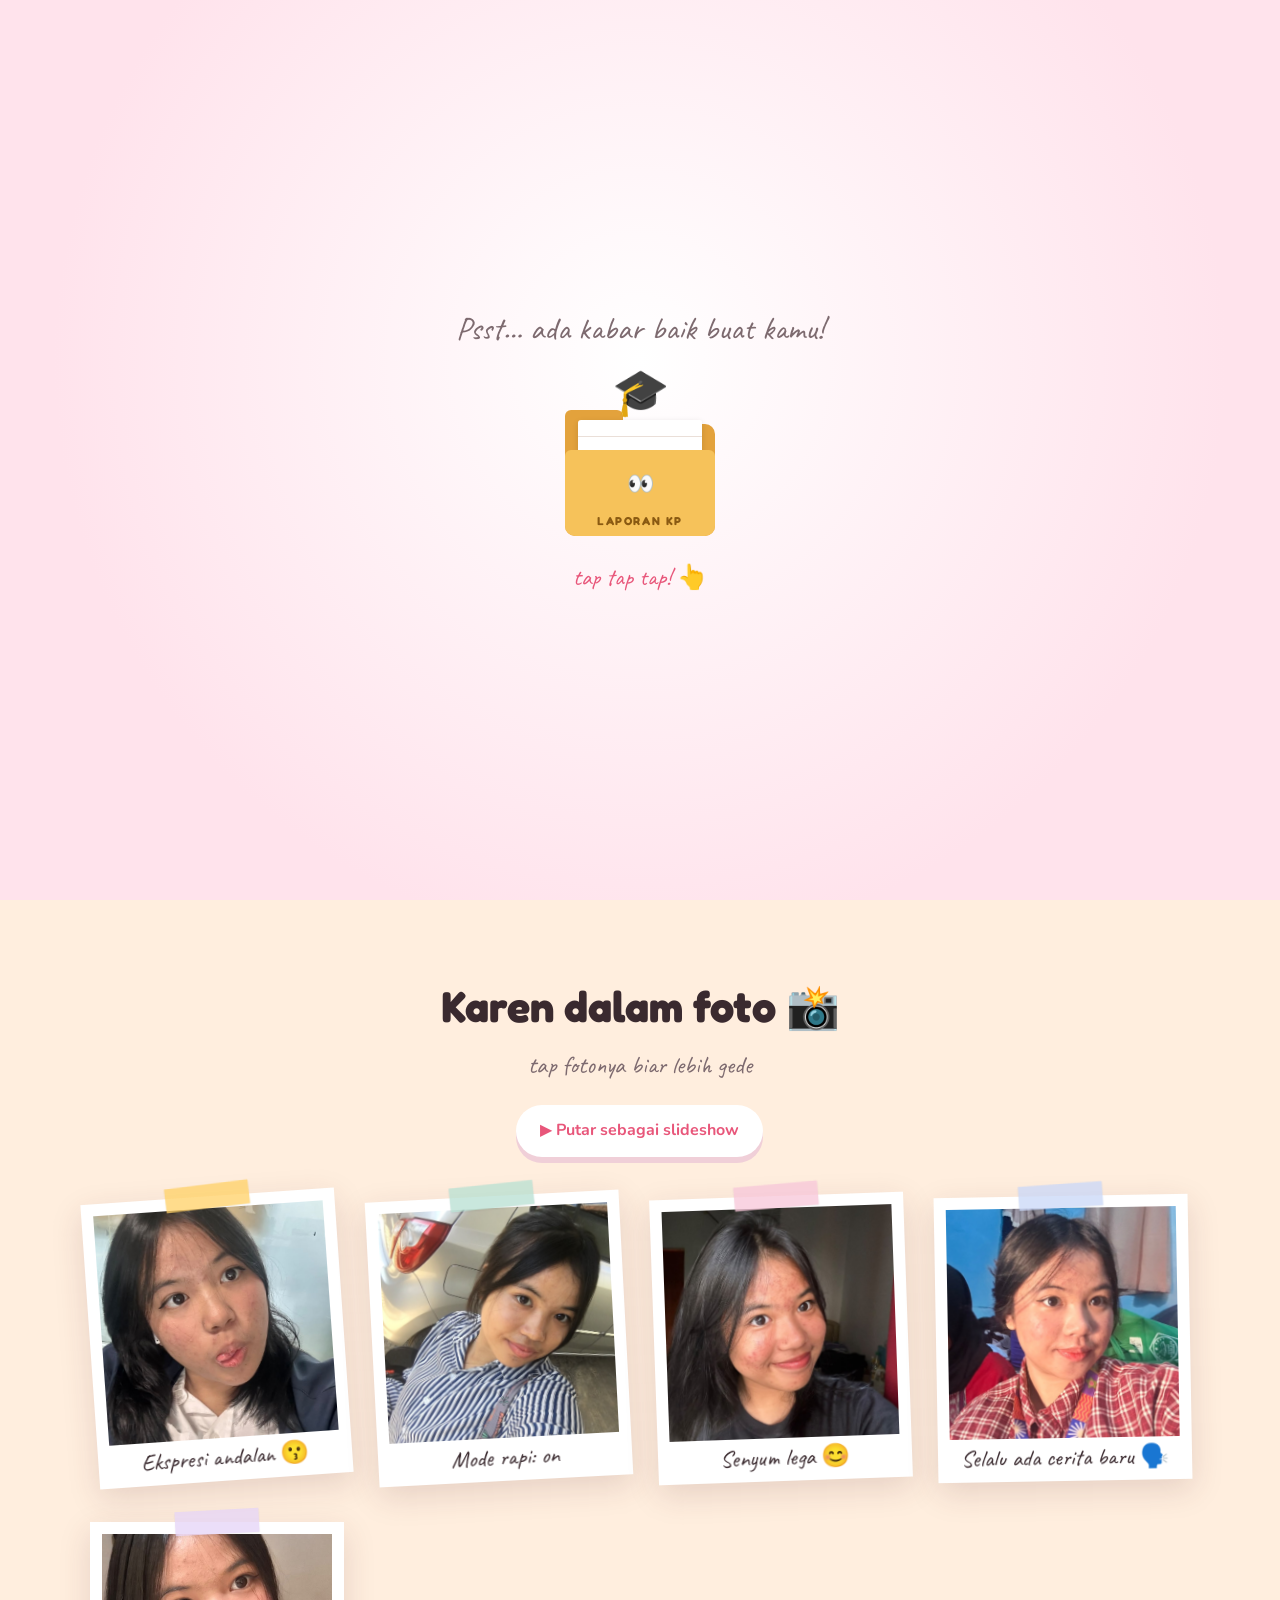
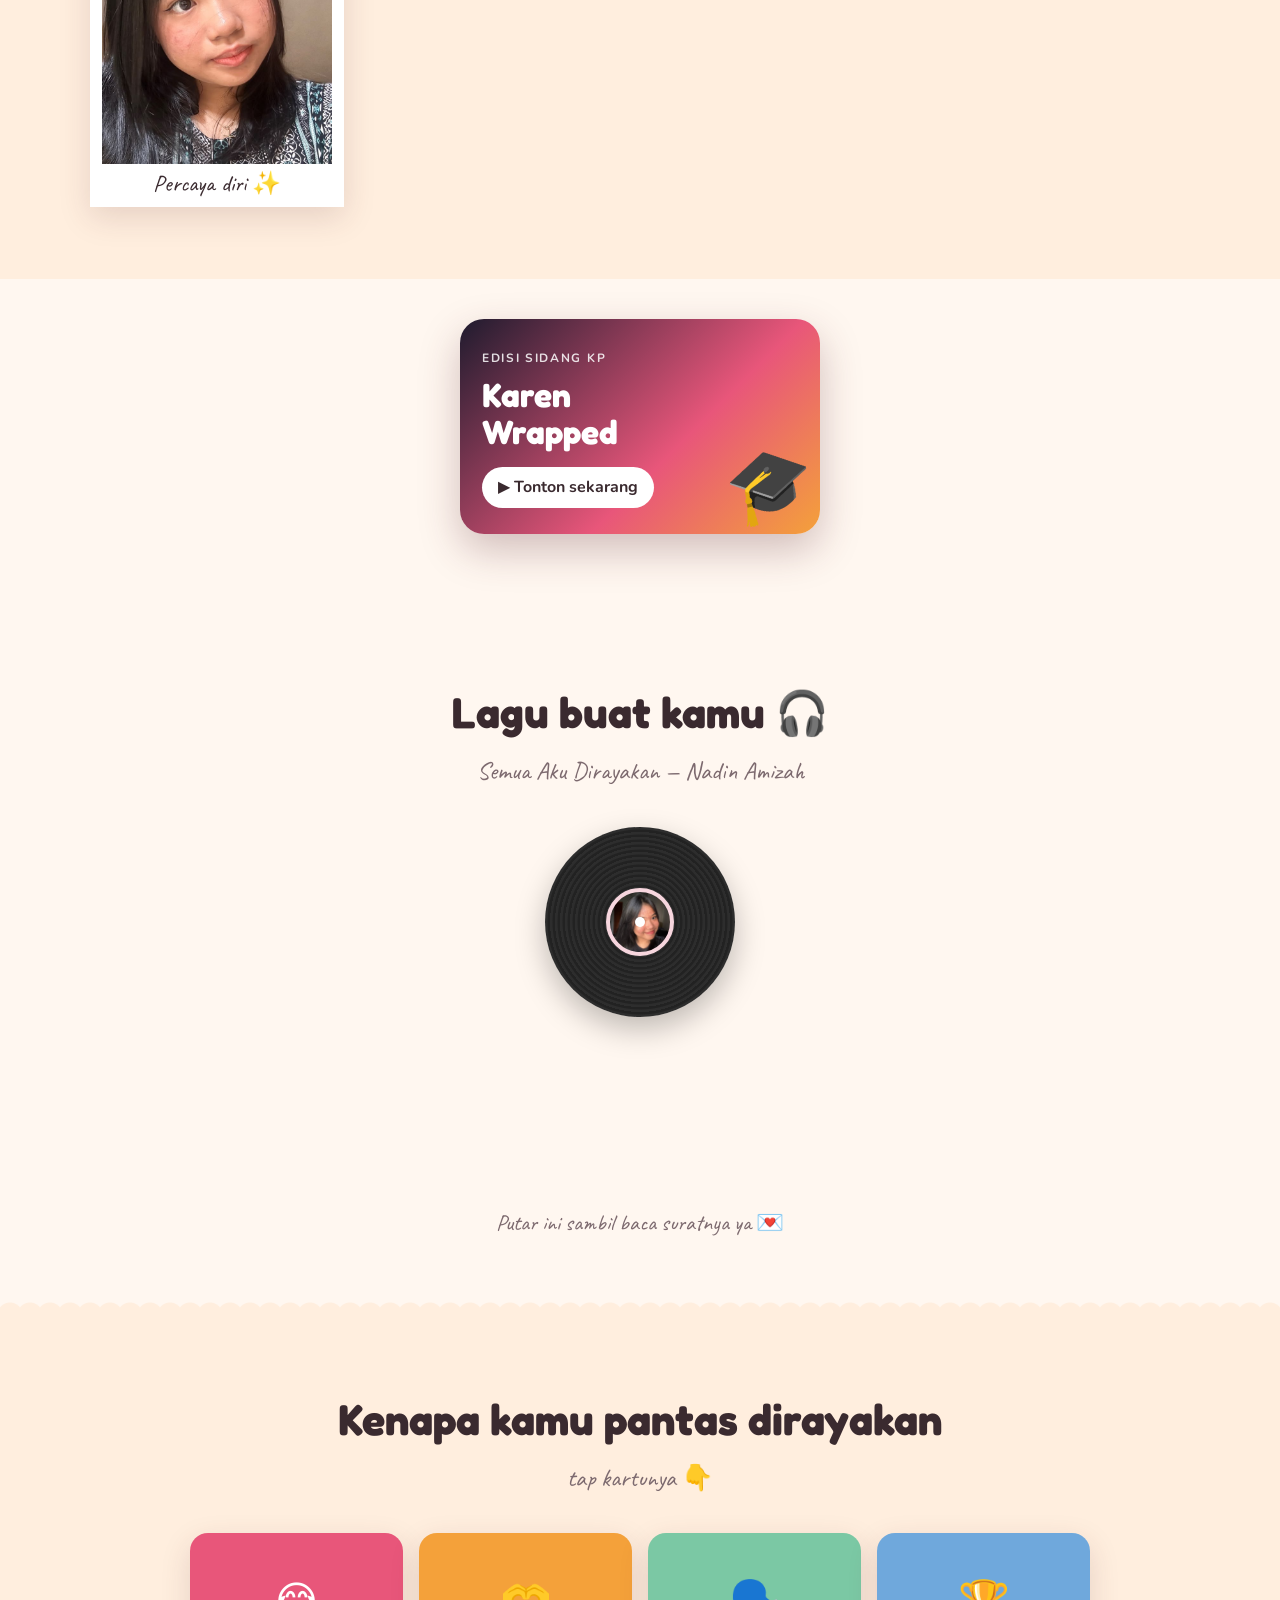
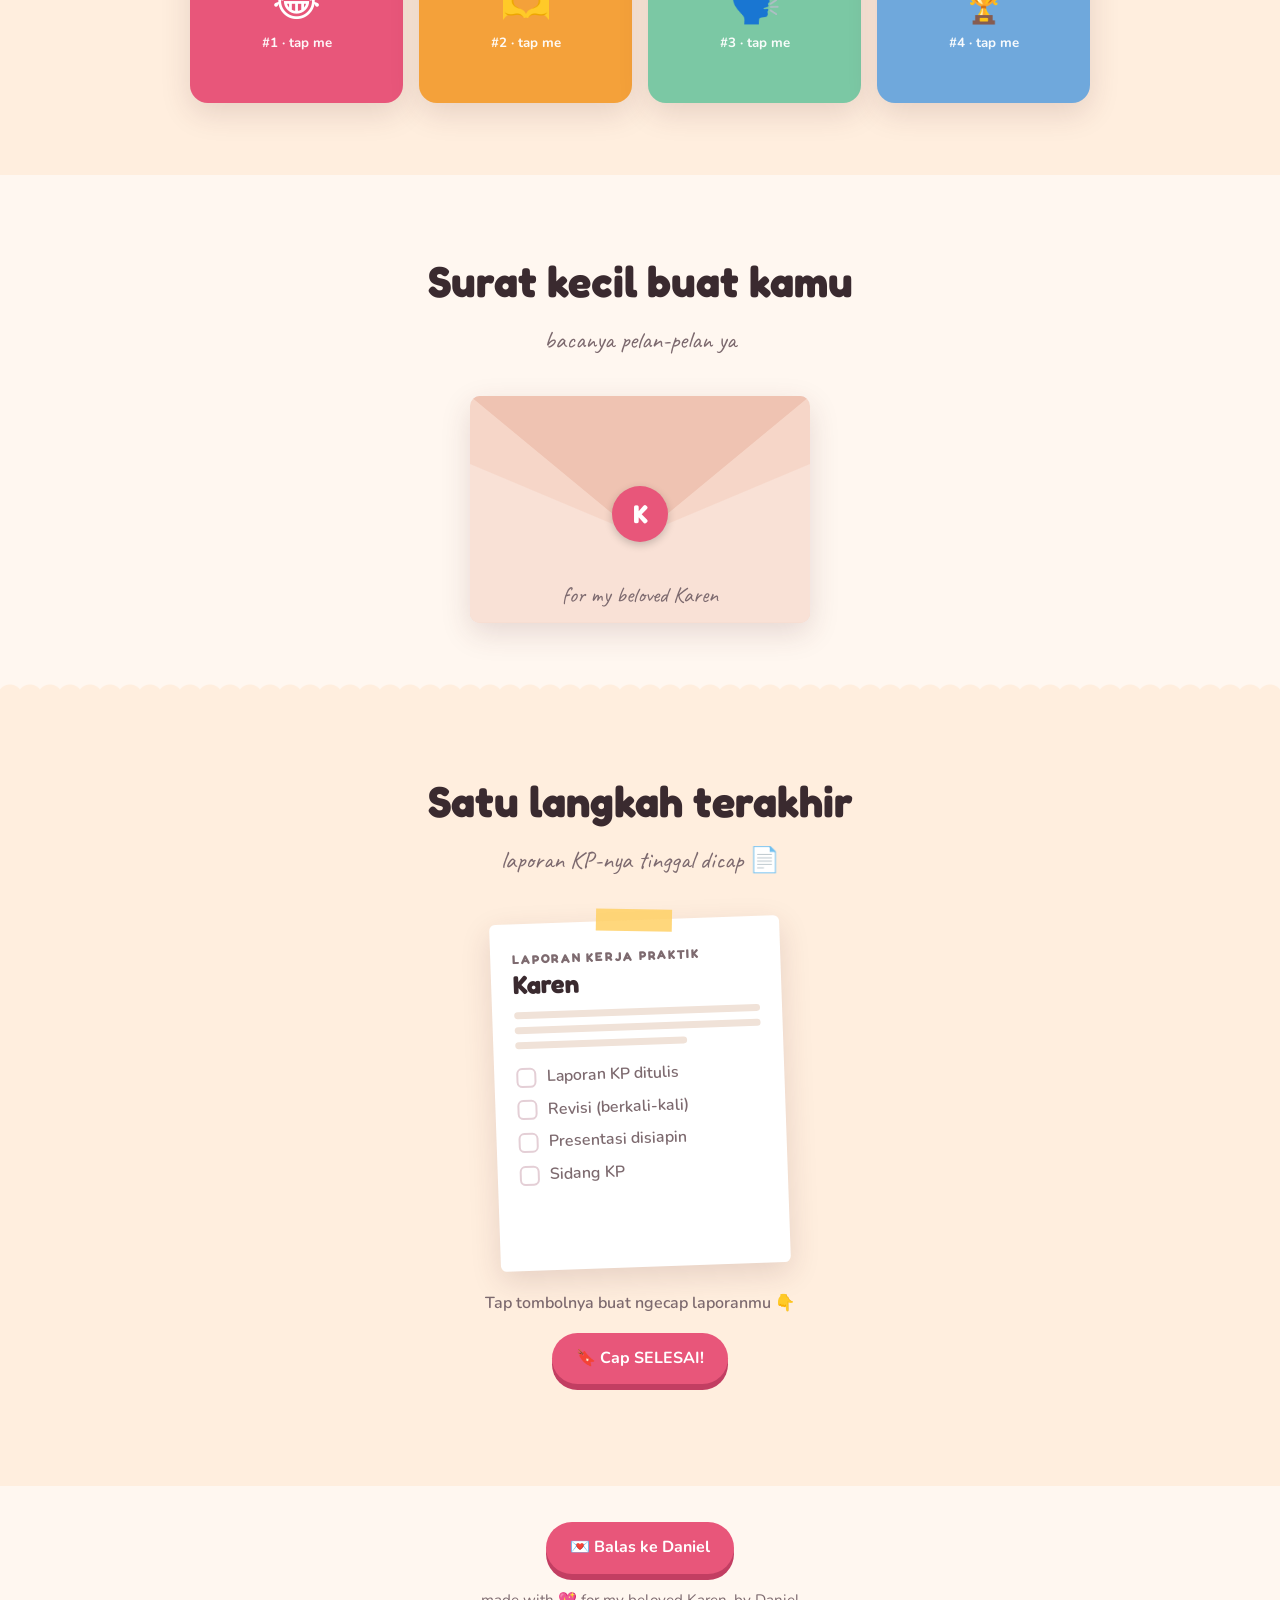
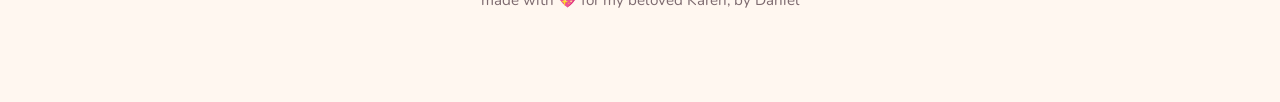
<file: karen/index.html>
<!doctype html>
<html lang="id">
<head>
<meta charset="utf-8">
<meta name="viewport" content="width=device-width, initial-scale=1, viewport-fit=cover">
<title>🎓 Selamat sidang KP, Karen!</title>
<meta name="description" content="Ada kabar baik buat kamu 🎓">
<meta property="og:title" content="Selamat sidang KP! Ada hadiah kecil buat kamu 🎓">
<meta property="og:description" content="Selamat sidang KP 🎓">
<meta property="og:image" content="https://daniel766hi.github.io/Simulation-Project/karen/photos/03-senyum-lega.jpg">
<meta name="theme-color" content="#ffe3ec">
<link rel="preconnect" href="https://fonts.googleapis.com">
<link href="https://fonts.googleapis.com/css2?family=Caveat:wght@500;700&family=Fredoka:wght@400;600;700&family=Nunito:wght@400;600;700&display=swap" rel="stylesheet">
<style>
  :root {
    --bg: #fff7f0;
    --bg-2: #ffeede;
    --ink: #3a2a2f;
    --muted: #7d6a6f;
    --accent: #e8567a;
    --accent-2: #f4a13a;
    --mint: #7bc8a4;
    --sky: #6fa8dc;
    --lilac: #c38fe0;
    --card: #ffffff;
    --shadow: 0 10px 30px rgba(90, 40, 50, .15);
  }
  * { box-sizing: border-box; -webkit-tap-highlight-color: transparent; }
  html { scroll-behavior: smooth; }
  body {
    margin: 0; background: var(--bg); color: var(--ink);
    font-family: Nunito, system-ui, sans-serif; line-height: 1.6; overflow-x: hidden;
  }
  h1, h2 { font-family: Fredoka, Nunito, sans-serif; font-weight: 700; margin: 0; }
  .hand { font-family: Caveat, cursive; }
  button { font: inherit; }

  /* ── Scroll progress ─────────────────────────── */
  #progress { position: fixed; top: 0; left: 0; height: 5px; width: 0; max-width: calc(100% - 14px); z-index: 44; background: linear-gradient(90deg, var(--accent), var(--accent-2), var(--mint), var(--sky), var(--lilac)); border-radius: 0 4px 4px 0; }
  #progress::after { content: "🎓"; position: absolute; right: -12px; top: -4px; font-size: 18px; }

  /* ── Gift intro ─────────────────────────────── */
  #intro {
    position: fixed; inset: 0; z-index: 50;
    display: flex; flex-direction: column; align-items: center; justify-content: center;
    gap: 22px; padding: 16px; text-align: center;
    background: radial-gradient(circle at 50% 40%, #fff 0%, #ffe3ec 70%);
    transition: opacity .8s ease, visibility .8s;
  }
  #intro.gone { opacity: 0; visibility: hidden; }
  #intro .hand { font-size: 2rem; margin: 0; color: var(--muted); }
  #intro .tap-hint { font-size: 1.5rem; min-height: 2.2rem; color: var(--accent); }
  .gift { width: 160px; height: 160px; position: relative; cursor: pointer; background: none; border: 0; padding: 0; animation: wobble 2.2s ease-in-out infinite; }
  .gift.shake { animation: shake .4s ease; }
  .gift.shake-2 { animation: shake .4s ease; scale: 1.08; }
  .gift:focus-visible { outline: 3px dashed var(--accent); outline-offset: 12px; border-radius: 8px; }
  .gift > span { position: absolute; left: 50%; transform: translateX(-50%); }
  .gift .box { bottom: 0; width: 150px; height: 112px; background: #e3a23c; border-radius: 4px 10px 10px 10px; z-index: 1; }
  .gift .box::before { content: ""; position: absolute; left: 0; top: -14px; width: 58px; height: 18px; background: #e3a23c; border-radius: 6px 6px 0 0; }
  .gift .sheet { bottom: 12px; width: 124px; height: 104px; z-index: 2; border-radius: 3px; background: repeating-linear-gradient(#fff 0 16px, #eadfd8 16px 17px); box-shadow: 0 2px 6px rgba(0,0,0,.12); transition: transform .6s cubic-bezier(.3,1.4,.5,1); }
  .gift .lid { bottom: 0; width: 150px; height: 86px; z-index: 3; border-radius: 6px 6px 10px 10px; background: #f6c25a; display: flex; align-items: flex-end; justify-content: center; padding-bottom: 8px; font: 700 .72rem Fredoka, sans-serif; letter-spacing: .14em; color: #8a5a12; }
  .gift .eyes { bottom: 34px; z-index: 4; font-size: 22px; letter-spacing: 20px; margin-left: 10px; }
  .gift .bow { top: -6px; z-index: 5; font-size: 46px; line-height: 1; transition: transform .6s; }
  .gift.open .sheet { transform: translate(-50%, -70px) rotate(-4deg); }
  .gift.open .bow { transform: translate(-50%, -120px) rotate(-18deg); }
  @keyframes wobble { 0%,100% { transform: rotate(0); } 10% { transform: rotate(-7deg); } 20% { transform: rotate(7deg); } 30% { transform: rotate(0); } }
  @keyframes shake { 0%,100% { transform: none; } 20% { transform: translateX(-10px) rotate(-8deg); } 40% { transform: translateX(10px) rotate(8deg); } 60% { transform: translateX(-8px) rotate(-5deg); } 80% { transform: translateX(6px) rotate(4deg); } }

  /* ── Hero ───────────────────────────────────── */
  header {
    position: relative; overflow: hidden;
    min-height: 100vh; min-height: 100svh;
    display: flex; flex-direction: column; align-items: center; justify-content: center;
    text-align: center; padding: 56px 16px;
    background: linear-gradient(120deg, #ffe3ec, #fff4e0, #e6f4ff, #f3e8ff, #ffe3ec);
    background-size: 400% 400%; animation: sky 18s ease infinite;
  }
  @keyframes sky { 0%,100% { background-position: 0% 50%; } 50% { background-position: 100% 50%; } }
  header > *:not(.floaties):not(.stickers) { position: relative; z-index: 2; }
  header .kicker { font-size: 2.2rem; color: var(--accent); }
  header h1 { font-size: clamp(3rem, 14vw, 6.5rem); line-height: 1.05; letter-spacing: .01em; }
  header h1 span { display: inline-block; animation: wave 2.6s ease-in-out infinite; animation-delay: calc(var(--i) * .1s); color: var(--c); text-shadow: 0 4px 0 rgba(0,0,0,.06); }
  @keyframes wave { 0%, 55%, 100% { transform: none; } 25% { transform: translateY(-16px) rotate(-6deg); } 40% { transform: translateY(2px) rotate(3deg); } }
  header .date { margin-top: 12px; color: var(--muted); letter-spacing: .18em; text-transform: uppercase; font-size: .85rem; font-weight: 700; }
  header .tagline { max-width: 520px; margin: 18px auto 0; font-size: 1.15rem; color: var(--muted); }
  .pop-count { margin-top: 10px; font-size: .9rem; color: var(--muted); min-height: 1.4em; }
  .scroll-hint { margin-top: 28px; display: inline-flex; flex-direction: column; align-items: center; color: var(--muted); text-decoration: none; font-weight: 700; font-size: .9rem; animation: bounce 1.6s ease-in-out infinite; }
  .scroll-hint b { font-size: 1.6rem; line-height: 1; }

  .floaties, .stickers { position: absolute; inset: 0; pointer-events: none; z-index: 1; }
  .floaty {
    position: absolute; bottom: -80px; font-size: 2.6rem; line-height: 1; background: none; border: 0; padding: 0;
    pointer-events: auto; cursor: pointer; animation: rise var(--d) linear var(--delay) infinite;
  }
  .floaty.popped { visibility: hidden; }
  @keyframes rise { 0% { transform: translate(0, 0) rotate(-4deg); } 50% { transform: translate(18px, -60vh) rotate(4deg); } 100% { transform: translate(-10px, -125vh) rotate(-4deg); } }
  .sticker { position: absolute; font-size: 2rem; animation: float 5s ease-in-out infinite; animation-delay: var(--delay); opacity: .9; }
  @keyframes float { 50% { transform: translateY(-14px) rotate(10deg); } }

  section { padding: 72px 16px; position: relative; }
  section > h2 { text-align: center; font-size: clamp(1.9rem, 6vw, 2.7rem); margin-bottom: 4px; }
  section > .sub { text-align: center; color: var(--muted); margin: 0 0 36px; font-size: 1.55rem; }
  .wavy-top::before { content: ""; position: absolute; left: 0; right: 0; top: -18px; height: 20px; background: radial-gradient(circle at 10px 20px, var(--sec) 12px, transparent 13px) 0 0 / 20px 20px repeat-x; }

  /* ── Polaroid gallery ───────────────────────── */
  #gallery { background: var(--bg-2); --sec: var(--bg-2); }
  .grid { max-width: 1100px; margin: 0 auto; display: grid; grid-template-columns: repeat(auto-fill, minmax(230px, 1fr)); gap: 40px 28px; }
  .polaroid {
    position: relative; background: var(--card); padding: 12px 12px 8px; box-shadow: var(--shadow);
    rotate: var(--r, 0deg); transition: rotate .3s ease, scale .3s ease, box-shadow .3s;
    cursor: zoom-in; border: 0; text-align: center; color: inherit; width: 100%;
  }
  .polaroid::before { /* washi tape */
    content: ""; position: absolute; top: -12px; left: 50%; width: 84px; height: 24px; transform: translateX(-50%) rotate(-3deg);
    background: var(--tape); opacity: .75; box-shadow: 0 1px 2px rgba(0,0,0,.08);
  }
  .polaroid:hover, .polaroid:focus-visible { rotate: 0deg; scale: 1.05; box-shadow: 0 16px 40px rgba(90,40,50,.25); z-index: 1; outline: none; }
  .polaroid .img { aspect-ratio: 1 / 1; width: 100%; background: #f1e6e0 center / cover no-repeat; }
  .polaroid .cap { font-family: Caveat, cursive; font-size: 1.45rem; min-height: 2.2rem; padding-top: 6px; line-height: 1.2; }
  .show-btn { display: block; margin: -16px auto 40px; }

  /* Lightbox */
  #lightbox { position: fixed; inset: 0; z-index: 46; background: rgba(30,15,20,.9); display: none; align-items: center; justify-content: center; flex-direction: column; padding: 16px; gap: 12px; }
  #lightbox.show { display: flex; }
  #lightbox img { max-width: 100%; max-height: 76vh; border: 10px solid #fff; box-shadow: 0 20px 60px rgba(0,0,0,.5); transition: opacity .35s ease, transform .35s ease; }
  #lightbox img.fading { opacity: 0; transform: scale(.96) rotate(-2deg); }
  #lightbox .cap { color: #fff; font-family: Caveat, cursive; font-size: 1.8rem; text-align: center; }
  #lightbox button { position: absolute; background: rgba(255,255,255,.16); color: #fff; border: 0; border-radius: 50%; width: 48px; height: 48px; font-size: 1.5rem; cursor: pointer; }
  #lightbox .close { top: 16px; right: 16px; }
  #lightbox .play { top: 16px; left: 16px; font-size: 1.1rem; }
  #lightbox .prev { left: 12px; top: 50%; }
  #lightbox .next { right: 12px; top: 50%; }

  /* ── Our song (Spotify) ─────────────────────── */
  #song-section { text-align: center; }
  .player { max-width: 520px; margin: 0 auto; }
  .vinyl {
    width: 190px; height: 190px; margin: 0 auto 22px; border-radius: 50%; position: relative;
    background: repeating-radial-gradient(circle, #222 0 2px, #2d2d2d 3px 5px); box-shadow: 0 12px 30px rgba(0,0,0,.25);
    animation: spin 4s linear infinite; animation-play-state: paused;
  }
  .vinyl.playing { animation-play-state: running; }
  .vinyl .label { position: absolute; inset: 32%; border-radius: 50%; background: var(--accent) center / cover; border: 4px solid #f7d6de; }
  .vinyl .label::after { content: ""; position: absolute; left: 50%; top: 50%; width: 10px; height: 10px; margin: -5px; border-radius: 50%; background: #fff; }
  @keyframes spin { to { transform: rotate(360deg); } }
  .notes { position: absolute; inset: 0; pointer-events: none; }
  .notes span { position: absolute; font-size: 1.4rem; opacity: 0; }
  .vinyl.playing ~ .notes span { animation: note 2.4s ease-out infinite; animation-delay: var(--delay); }
  @keyframes note { 0% { opacity: 0; transform: translate(0, 0); } 20% { opacity: 1; } 100% { opacity: 0; transform: translate(var(--dx), -90px) rotate(20deg); } }
  #spotify { border-radius: 12px; overflow: hidden; min-height: 152px; }
  #spotify iframe { display: block; border: 0; width: 100%; }
  .song-note { color: var(--muted); margin: 14px 0 0; font-size: 1.4rem; }

  /* ── Reasons: flip cards ─────────────────────── */
  #reasons-section { background: var(--bg-2); --sec: var(--bg-2); }
  .reasons { max-width: 900px; margin: 0 auto; display: grid; grid-template-columns: repeat(auto-fit, minmax(160px, 1fr)); gap: 16px; }
  .flip { perspective: 900px; background: none; border: 0; padding: 0; height: 170px; cursor: pointer; color: inherit; }
  .flip .inner { position: relative; width: 100%; height: 100%; transition: transform .6s cubic-bezier(.3,1.4,.5,1); transform-style: preserve-3d; }
  .flip.flipped .inner { transform: rotateY(180deg); }
  .flip .face { position: absolute; inset: 0; border-radius: 18px; box-shadow: var(--shadow); backface-visibility: hidden; -webkit-backface-visibility: hidden; display: flex; flex-direction: column; align-items: center; justify-content: center; padding: 16px; text-align: center; }
  .flip .front { background: var(--c); color: #fff; }
  .flip .front .emo { font-size: 2.6rem; line-height: 1; animation: bounce 1.8s ease-in-out infinite; animation-delay: var(--delay); }
  .flip .front small { margin-top: 10px; font-weight: 700; opacity: .95; }
  .flip .back { background: var(--card); transform: rotateY(180deg); font-weight: 600; }
  .flip:focus-visible { outline: 3px dashed var(--accent); outline-offset: 4px; border-radius: 18px; }

  /* ── Letter ─────────────────────────────────── */
  .envelope {
    display: block; position: relative; width: min(340px, 100%); aspect-ratio: 3 / 2; margin: 0 auto; cursor: pointer;
    background: #f6d6c8; border: 0; border-radius: 10px; box-shadow: var(--shadow); padding: 0; color: inherit;
    transition: transform .5s ease, opacity .5s ease; animation: wiggle 3s ease-in-out infinite;
  }
  @keyframes wiggle { 0%, 80%, 100% { transform: none; } 85% { transform: rotate(-3deg); } 90% { transform: rotate(3deg); } 95% { transform: rotate(-2deg); } }
  .envelope::before { content: ""; position: absolute; inset: 0 0 38% 0; background: #efc3b2; clip-path: polygon(0 0, 100% 0, 50% 100%); border-radius: 10px 10px 0 0; transform-origin: top; transition: transform .5s ease; }
  .envelope::after { content: ""; position: absolute; inset: 30% 0 0 0; background: #f9e1d6; clip-path: polygon(0 0, 50% 45%, 100% 0, 100% 100%, 0 100%); border-radius: 0 0 10px 10px; }
  .envelope .seal { position: absolute; left: 50%; top: 52%; transform: translate(-50%, -50%); z-index: 2; width: 56px; height: 56px; border-radius: 50%; background: var(--accent); color: #fff; display: flex; align-items: center; justify-content: center; font: 700 1.6rem Fredoka, sans-serif; box-shadow: 0 3px 8px rgba(0,0,0,.2); }
  .envelope .to { position: absolute; left: 0; right: 0; bottom: 10px; z-index: 2; font-family: Caveat, cursive; font-size: 1.4rem; color: var(--muted); }
  .envelope:focus-visible { outline: 3px dashed var(--accent); outline-offset: 8px; }
  .envelope.opening { animation: none; transform: translateY(20px) scale(.9); opacity: 0; }
  .envelope.opening::before { transform: rotateX(180deg); }
  .paper[hidden] { display: none; }
  .paper { max-width: 680px; margin: 0 auto; background: #fffdf8; padding: 40px 32px; box-shadow: var(--shadow); border-radius: 4px; background-image: repeating-linear-gradient(#fffdf8 0 31px, #f0e2d8 31px 32px); animation: unfold .7s ease both; }
  @keyframes unfold { from { opacity: 0; transform: translateY(30px) scale(.96); } to { opacity: 1; transform: none; } }
  .paper p { font-family: Caveat, cursive; font-size: 1.6rem; line-height: 32px; margin: 0 0 32px; }
  .paper .sign { text-align: right; font-size: 1.85rem; color: var(--accent); margin: 0; }

  /* ── KP report + stamp ─────────────────────── */
  #stamp-section { text-align: center; background: var(--bg-2); --sec: var(--bg-2); overflow-x: clip; }
  .report { position: relative; width: min(290px, 100%); margin: 40px auto 24px; }
  .doc { position: relative; background: #fff; border-radius: 6px; box-shadow: var(--shadow); padding: 28px 22px 76px; text-align: left; rotate: -2deg; }
  .doc::before { content: ""; position: absolute; top: -11px; left: 50%; translate: -50% 0; width: 76px; height: 22px; background: #ffd166; opacity: .85; rotate: 3deg; }
  .doc-h { font: 700 .78rem Fredoka, sans-serif; letter-spacing: .14em; color: var(--muted); }
  .doc-n { font: 700 1.6rem Fredoka, sans-serif; color: var(--ink); margin: 2px 0 12px; }
  .doc .lines i { display: block; height: 7px; border-radius: 4px; background: #f0e2d8; margin: 0 0 8px; }
  .checks { list-style: none; padding: 0; margin: 16px 0 0; }
  .checks li { position: relative; padding-left: 30px; margin: 7px 0; font-weight: 600; color: var(--muted); transition: color .3s; }
  .checks li::before { content: ""; position: absolute; left: 0; top: 50%; translate: 0 -50%; width: 20px; height: 20px; border: 2px solid #e4cfd6; border-radius: 6px; background: #fff; box-sizing: border-box; transition: background .3s, border-color .3s; }
  .checks li.on { color: var(--ink); }
  .checks li.on::before { background: var(--mint); border-color: var(--mint); }
  .checks li.on::after { content: "✓"; position: absolute; left: 5px; top: 50%; translate: 0 -50%; color: #fff; font-weight: 800; font-size: .85rem; }
  .stamp { position: absolute; right: 16px; bottom: 16px; border: 4px solid var(--accent); color: var(--accent); border-radius: 10px; padding: 4px 12px; font: 700 1.5rem Fredoka, sans-serif; letter-spacing: .06em; rotate: -14deg; opacity: 0; visibility: hidden; pointer-events: none; background: rgba(255,255,255,.6); }
  .report.stamped .stamp { opacity: .92; visibility: visible; animation: slam .45s cubic-bezier(.3,1.6,.5,1) both; }
  @keyframes slam { from { opacity: 0; transform: scale(2.4); } to { opacity: .92; transform: none; } }
  .report.stamped .doc { animation: thud .3s ease .3s; }
  @keyframes thud { 50% { transform: translateY(5px) scale(.985); } }

  .btn { background: var(--accent); color: #fff; border: 0; border-radius: 999px; padding: 13px 24px; font-weight: 700; font-size: 1rem; cursor: pointer; box-shadow: 0 6px 0 #c23e62; transition: transform .1s, box-shadow .1s; }
  .btn:active { transform: translateY(4px); box-shadow: 0 2px 0 #c23e62; }
  .btn:disabled { opacity: .5; cursor: default; }
  .btn.ghost { background: var(--card); color: var(--accent); box-shadow: 0 6px 0 #f0cfd8; }
  .btn.ghost:active { box-shadow: 0 2px 0 #f0cfd8; }
  .btn[hidden] { display: none; }
  .btn-row { display: flex; flex-wrap: wrap; gap: 14px; justify-content: center; }
  #stamp-hint { color: var(--muted); min-height: 1.6em; margin: 0 0 16px; font-weight: 600; }
  #wish { font-size: 2.1rem; color: var(--accent); min-height: 1rem; margin-top: 14px; }

  /* ── Scratch card ───────────────────────────── */
  #surprise { text-align: center; }
  #surprise[hidden] { display: none; }
  .scratch { position: relative; width: min(340px, 100%); height: 200px; margin: 0 auto; border-radius: 18px; overflow: hidden; box-shadow: var(--shadow); background: linear-gradient(135deg, #fff, #ffeef3); }
  .scratch .msg { position: absolute; inset: 0; display: flex; align-items: center; justify-content: center; padding: 20px; font-weight: 700; font-size: 1.1rem; white-space: pre-line; }
  .scratch canvas { position: absolute; inset: 0; width: 100%; height: 100%; touch-action: none; cursor: grab; transition: opacity .6s; }
  .scratch canvas.done { opacity: 0; pointer-events: none; }

  footer { text-align: center; padding: 36px 16px 90px; color: var(--muted); font-size: .95rem; }

  .reply { display: inline-block; margin-bottom: 14px; text-decoration: none; }

  /* ── Wrapped (stories) ─────────────────────── */
  .hero-wrapped { margin-top: 18px; }
  #wrapped-section { text-align: center; padding-top: 40px; }
  .wrapped-card {
    display: block; position: relative; overflow: hidden; width: min(360px, 100%); margin: 0 auto; border: 0; border-radius: 24px;
    padding: 26px 22px; color: #fff; text-align: left; cursor: pointer; box-shadow: 0 16px 40px rgba(90,40,50,.28);
    background: linear-gradient(135deg, #1f1b2e, #e8567a 60%, #f4a13a);
  }
  .wrapped-card .k { font-weight: 700; letter-spacing: .14em; text-transform: uppercase; font-size: .75rem; opacity: .85; }
  .wrapped-card .t { display: block; max-width: 72%; font: 700 2.1rem/1.1 Fredoka, sans-serif; margin: 6px 0 16px; }
  .wrapped-card .go { display: inline-flex; align-items: center; gap: 8px; background: #fff; color: var(--ink); border-radius: 999px; padding: 8px 16px; font-weight: 700; }
  .wrapped-card .gift-emo { position: absolute; right: 6px; bottom: -8px; font-size: 4.4rem; rotate: -12deg; animation: float 4s ease-in-out infinite; }
  #story { position: fixed; inset: 0; z-index: 55; display: flex; align-items: center; justify-content: center; background: #000; }
  #story[hidden] { display: none; }
  .story-frame { position: relative; width: 100%; max-width: 460px; height: 100%; overflow: hidden; color: #fff; background: var(--sbg, #e8567a); }
  @media (min-width: 500px) { .story-frame { height: 92vh; border-radius: 20px; } }
  .story-bars { position: absolute; top: 12px; left: 12px; right: 12px; display: flex; gap: 4px; z-index: 4; }
  .story-bars i { flex: 1; height: 3px; border-radius: 2px; background: rgba(255,255,255,.35); overflow: hidden; }
  .story-bars b { display: block; height: 100%; width: 0; background: #fff; }
  .story-bars i.done b { width: 100%; }
  .story-bars i.now b { animation: fill var(--dur) linear forwards; }
  #story.paused .story-bars i.now b { animation-play-state: paused; }
  @keyframes fill { to { width: 100%; } }
  .story-top { position: absolute; top: 24px; left: 14px; right: 10px; z-index: 4; display: flex; align-items: center; justify-content: space-between; font-weight: 700; font-size: .9rem; }
  .story-top button { border: 0; background: none; color: #fff; font-size: 1.8rem; line-height: 1; cursor: pointer; padding: 4px 8px; }
  .story-body { position: absolute; inset: 0; display: flex; flex-direction: column; align-items: center; justify-content: center; gap: 10px; padding: 70px 26px 50px; text-align: center; }
  .story-body > * { animation: story-in .6s cubic-bezier(.2,1.4,.4,1) both; animation-delay: calc(var(--n) * .15s); }
  @keyframes story-in { from { opacity: 0; transform: translateY(26px) scale(.9); } to { opacity: 1; transform: none; } }
  .story-body .ph { width: 62%; max-width: 250px; aspect-ratio: 1; background: center / cover; border: 8px solid #fff; box-shadow: 0 16px 40px rgba(0,0,0,.35); rotate: -4deg; margin-bottom: 12px; animation-name: ph-in; }
  @keyframes ph-in { from { opacity: 0; transform: scale(.5) rotate(14deg); } to { opacity: 1; transform: none; } }
  .story-body .k { text-transform: uppercase; letter-spacing: .16em; font-weight: 700; font-size: .8rem; opacity: .9; }
  .story-body .big { font: 700 clamp(2.1rem, 10vw, 3.3rem)/1.1 Fredoka, sans-serif; text-shadow: 0 3px 0 rgba(0,0,0,.12); }
  .story-body .num { font: 700 clamp(4.2rem, 24vw, 7rem)/1 Fredoka, sans-serif; text-shadow: 0 4px 0 rgba(0,0,0,.15); }
  .story-body .sub { font-size: 1.1rem; max-width: 320px; opacity: .95; }
  .story-end { position: relative; z-index: 5; display: flex; gap: 10px; flex-wrap: wrap; justify-content: center; margin-top: 14px; }
  .story-end .btn { box-shadow: none; }
  .story-tap { position: absolute; top: 0; bottom: 0; z-index: 3; border: 0; background: none; padding: 0; cursor: pointer; }
  .story-tap.prev { left: 0; width: 33%; } .story-tap.next { right: 0; width: 67%; }
  .story-hint { position: absolute; left: 0; right: 0; bottom: 16px; z-index: 4; text-align: center; font-size: .8rem; opacity: .75; pointer-events: none; }

  /* ── Floating bits ──────────────────────────── */
  canvas#confetti { position: fixed; inset: 0; pointer-events: none; z-index: 60; }
  .spark { position: fixed; pointer-events: none; z-index: 61; font-size: 22px; left: 0; top: 0; }
  #toast {
    position: fixed; left: 50%; bottom: 84px; z-index: 47; translate: -50% 0; width: max-content; max-width: calc(100% - 110px);
    background: var(--ink); color: #fff; border: 0; border-radius: 999px; padding: 12px 20px; font-weight: 700; box-shadow: var(--shadow); cursor: pointer; animation: bounce 1.6s ease-in-out infinite;
  }
  #toast[hidden] { display: none; }
  #music { position: fixed; right: 16px; bottom: 16px; z-index: 45; width: 54px; height: 54px; border-radius: 50%; border: 0; background: var(--accent); color: #fff; font-size: 1.4rem; cursor: pointer; box-shadow: 0 6px 18px rgba(232,86,122,.45); }
  #music[hidden] { display: none; }
  #music.on { animation: pulse 1.6s ease-in-out infinite; }
  #music.off { background: var(--card); color: var(--muted); }
  @keyframes pulse { 50% { box-shadow: 0 6px 28px rgba(232,86,122,.8); transform: scale(1.06); } }

  .reveal { opacity: 0; }
  .reveal.in { animation: rise-in .7s cubic-bezier(.2,1.4,.4,1) both; animation-delay: var(--rd, 0s); }
  .polaroid.reveal.in { animation-name: drop; }
  .envelope.reveal.in { animation: rise-in .7s cubic-bezier(.2,1.4,.4,1) both, wiggle 3s ease-in-out 1s infinite; }
  .envelope.reveal.in.opening { animation: none; }
  @keyframes rise-in { from { opacity: 0; transform: translateY(30px) scale(.94); } to { opacity: 1; transform: none; } }
  @keyframes drop { from { opacity: 0; transform: translateY(-70px) rotate(14deg); } 70% { opacity: 1; } to { opacity: 1; transform: none; } }

  @media (max-width: 520px) {
    .grid { grid-template-columns: repeat(2, 1fr); gap: 30px 14px; }
    .polaroid { padding: 8px 8px 4px; }
    .polaroid::before { width: 60px; height: 18px; top: -9px; }
    .polaroid .cap { font-size: 1.15rem; }
    .paper { padding: 28px 20px; }
    .reasons { grid-template-columns: repeat(2, 1fr); }
    .flip { height: 180px; }
  }
  @media (prefers-reduced-motion: reduce) {
    *, *::before, *::after { animation: none !important; transition: none !important; }
    .reveal { opacity: 1; }
  }
</style>
</head>
<body>

<div id="progress"></div>

<div id="intro">
  <p class="hand">Psst… ada kabar baik buat kamu!</p>
  <button class="gift" id="gift" aria-label="Buka laporannya">
    <span class="box"></span>
    <span class="sheet"></span>
    <span class="lid">LAPORAN KP</span>
    <span class="eyes">👀</span>
    <span class="bow">🎓</span>
  </button>
  <p class="hand tap-hint" id="tap-hint">tap tap tap! 👆</p>
</div>

<canvas id="confetti"></canvas>

<header>
  <div class="floaties" id="floaties" aria-hidden="true"></div>
  <div class="stickers" id="stickers" aria-hidden="true"></div>
  <div class="kicker hand">Selamat sidang KP,</div>
  <h1 id="name"></h1>
  <div class="date" id="date"></div>
  <p class="tagline" id="tagline"></p>
  <button class="btn hero-wrapped" id="wrapped-hero">▶ Tonton Wrapped</button>
  <div class="pop-count" id="pop-count">psst, yang melayang-layang bisa di-tap ✨</div>
  <a class="scroll-hint" href="#gallery"><span>scroll down</span><b>↓</b></a>
</header>

<section id="gallery" class="wavy-top">
  <h2 class="reveal">Karen dalam foto 📸</h2>
  <p class="sub hand reveal">tap fotonya biar lebih gede</p>
  <button class="btn ghost show-btn reveal" id="slideshow">▶ Putar sebagai slideshow</button>
  <div class="grid" id="grid"></div>
</section>

<section id="wrapped-section">
  <button class="wrapped-card reveal" id="wrapped-card">
    <span class="k">edisi sidang KP</span>
    <span class="t" id="wrapped-title">Wrapped</span>
    <span class="go">▶ Tonton sekarang</span>
    <span class="gift-emo" aria-hidden="true">🎓</span>
  </button>
</section>

<section id="song-section">
  <h2 class="reveal">Lagu buat kamu 🎧</h2>
  <p class="sub hand reveal" id="song-title"></p>
  <div class="player reveal">
    <div style="position:relative">
      <div class="vinyl" id="vinyl"><div class="label" id="vinyl-label"></div></div>
      <div class="notes" aria-hidden="true"><span style="left:18%;top:40%;--dx:-30px;--delay:0s">♪</span><span style="left:76%;top:30%;--dx:30px;--delay:.8s">♫</span><span style="left:30%;top:20%;--dx:-10px;--delay:1.6s">♬</span></div>
    </div>
    <div id="spotify"></div>
    <p class="song-note hand" id="song-note"></p>
  </div>
</section>

<section id="reasons-section" class="wavy-top">
  <h2 class="reveal">Kenapa kamu pantas dirayakan</h2>
  <p class="sub hand reveal">tap kartunya 👇</p>
  <div class="reasons" id="reasons"></div>
</section>

<section id="letter">
  <h2 class="reveal">Surat kecil buat kamu</h2>
  <p class="sub hand reveal">bacanya pelan-pelan ya</p>
  <button class="envelope reveal" id="envelope" aria-label="Open the letter">
    <span class="seal" id="seal"></span>
    <span class="to" id="envelope-to"></span>
  </button>
  <div class="paper" id="paper" hidden></div>
</section>

<section id="stamp-section" class="wavy-top">
  <h2 class="reveal">Satu langkah terakhir</h2>
  <p class="sub hand reveal">laporan KP-nya tinggal dicap 📄</p>
  <div class="report" id="report">
    <div class="doc">
      <div class="doc-h">LAPORAN KERJA PRAKTIK</div>
      <div class="doc-n" id="doc-name"></div>
      <div class="lines" aria-hidden="true"><i></i><i></i><i style="width:70%"></i></div>
      <ul class="checks" id="checks"></ul>
    </div>
    <div class="stamp" aria-hidden="true">SELESAI ✓</div>
  </div>
  <p id="stamp-hint">Tap tombolnya buat ngecap laporanmu 👇</p>
  <div class="btn-row"><button class="btn" id="stamp-btn">🔖 Cap SELESAI!</button></div>
  <div id="wish" class="hand"></div>
</section>

<section id="surprise" hidden>
  <h2 class="reveal">One more thing…</h2>
  <p class="sub hand reveal">gosok kartunya pakai jari ✨</p>
  <div class="scratch reveal"><div class="msg" id="secret"></div><canvas id="scratch"></canvas></div>
</section>

<footer>
  <a class="btn reply" id="reply" target="_blank" rel="noopener"></a>
  <div id="footer"></div>
</footer>

<div id="story" hidden role="dialog" aria-modal="true" aria-label="Wrapped">
  <div class="story-frame">
    <div class="story-bars"></div>
    <div class="story-top"><span id="story-name"></span><button id="story-close" aria-label="Close">×</button></div>
    <div class="story-body"></div>
    <button class="story-tap prev" aria-label="Previous"></button>
    <button class="story-tap next" aria-label="Next"></button>
    <div class="story-hint">tap buat lanjut · tahan buat pause</div>
  </div>
</div>

<button id="toast" hidden></button>
<button id="music" hidden aria-label="Turn music off" title="Music">♫</button>

<div id="lightbox" role="dialog" aria-modal="true" aria-label="Photo viewer">
  <button class="close" aria-label="Close">×</button>
  <button class="play" aria-label="Play slideshow">▶</button>
  <button class="prev" aria-label="Previous photo">‹</button>
  <img alt="">
  <div class="cap"></div>
  <button class="next" aria-label="Next photo">›</button>
</div>

<script src="config.js"></script>
<script src="music.js"></script>
<script>
(() => {
  const C = window.GIFT || {};
  const M = window.GiftMusic;
  const $ = (s) => document.querySelector(s);
  const esc = (s) => String(s ?? "").replace(/[&<>"']/g, (c) => ({ "&": "&amp;", "<": "&lt;", ">": "&gt;", '"': "&quot;", "'": "&#39;" }[c]));
  const COLORS = ["#e8567a", "#f4a13a", "#7bc8a4", "#6fa8dc", "#c38fe0", "#f28cae", "#ffb84d"];
  const reduced = matchMedia("(prefers-reduced-motion: reduce)").matches;
  const name = C.name || "you";

  // ── Text ──
  document.title = `🎓 Selamat sidang KP, ${name}!`;
  [...name].forEach((ch, i) => {
    const s = document.createElement("span");
    s.textContent = ch === " " ? " " : ch;
    s.style.setProperty("--i", i);
    s.style.setProperty("--c", i % 2 ? "#3a2a2f" : COLORS[(i / 2 | 0) % COLORS.length]);
    $("#name").appendChild(s);
  });
  $("#name").setAttribute("aria-label", name);
  $("#date").textContent = C.date || "";
  $("#tagline").textContent = C.tagline || "";
  const fromName = (C.from || "").trim();
  const forWho = C.dedication || `for ${name}`;
  $("#footer").textContent = `made with 💖 ${forWho}` + (fromName ? `, by ${fromName}` : "");
  $("#seal").textContent = name.charAt(0).toUpperCase();
  $("#envelope-to").textContent = forWho;
  $("#secret").textContent = C.secretMessage || "Selamat ya! 🎉";

  const paper = $("#paper");
  (C.letter || []).forEach((p) => { const el = document.createElement("p"); el.textContent = p; paper.appendChild(el); });
  const sign = document.createElement("p");
  sign.className = "sign";
  sign.textContent = `— ${C.signature || fromName || "dengan bangga"}`;
  paper.appendChild(sign);

  // ── Confetti + sparkles ──
  const cv = $("#confetti"), cx = cv.getContext("2d");
  let bits = [], running = false;
  function resize() { cv.width = innerWidth * devicePixelRatio; cv.height = innerHeight * devicePixelRatio; cx.setTransform(devicePixelRatio, 0, 0, devicePixelRatio, 0, 0); }
  addEventListener("resize", resize); resize();
  function burst(n = 160, x = innerWidth / 2, y = innerHeight * 0.45, spread = 1) {
    if (reduced) return;
    for (let k = 0; k < n; k++) bits.push({
      x: x + (Math.random() - 0.5) * 120 * spread, y,
      vx: (Math.random() - 0.5) * 14 * spread, vy: (-Math.random() * 16 - 4) * spread,
      w: 6 + Math.random() * 6, h: 8 + Math.random() * 8, r: Math.random() * Math.PI, vr: (Math.random() - 0.5) * 0.3,
      c: COLORS[(Math.random() * COLORS.length) | 0], life: 0
    });
    if (!running) { running = true; requestAnimationFrame(tick); }
  }
  function tick() {
    cx.clearRect(0, 0, innerWidth, innerHeight);
    bits = bits.filter((b) => b.y < innerHeight + 40 && b.life < 400);
    for (const b of bits) {
      b.vy += 0.35; b.vx *= 0.99; b.x += b.vx; b.y += b.vy; b.r += b.vr; b.life++;
      cx.save(); cx.translate(b.x, b.y); cx.rotate(b.r);
      cx.fillStyle = b.c; cx.fillRect(-b.w / 2, -b.h / 2, b.w, b.h * Math.abs(Math.cos(b.r * 2)));
      cx.restore();
    }
    if (bits.length) requestAnimationFrame(tick); else { running = false; cx.clearRect(0, 0, innerWidth, innerHeight); }
  }
  const SPARKS = ["💖", "✨", "🎉", "🥳", "💕", "⭐", "🎓"];
  function sparkle(x, y, n = 6) {
    if (reduced) return;
    for (let k = 0; k < n; k++) {
      const s = document.createElement("span");
      s.className = "spark";
      s.textContent = SPARKS[(Math.random() * SPARKS.length) | 0];
      document.body.appendChild(s);
      const a = Math.random() * Math.PI * 2, d = 40 + Math.random() * 50;
      s.animate([
        { transform: `translate(${x - 11}px, ${y - 14}px) scale(.4)`, opacity: 1 },
        { transform: `translate(${x - 11 + Math.cos(a) * d}px, ${y - 14 + Math.sin(a) * d - 30}px) scale(1.1) rotate(${(Math.random() - .5) * 60}deg)`, opacity: 0 }
      ], { duration: 800 + Math.random() * 300, easing: "cubic-bezier(.2,.8,.4,1)" }).onfinish = () => s.remove();
    }
  }
  // Tap anywhere (not on controls) for a little sparkle
  document.addEventListener("pointerdown", (e) => {
    if (e.target.closest("button, a, canvas, iframe, #lightbox, #intro, .paper")) return;
    sparkle(e.clientX, e.clientY, 5);
  });

  // Scroll progress
  addEventListener("scroll", () => {
    const h = document.documentElement;
    $("#progress").style.width = `${(h.scrollTop / Math.max(1, h.scrollHeight - innerHeight)) * 100}%`;
  }, { passive: true });

  // ── Hero decorations ──
  let popped = 0;
  const FLOATIES = ["🎓", "📄", "✅", "📚", "⭐", "💖", "📝", "🏆"];
  for (let k = 0; k < 8; k++) {
    const b = document.createElement("button");
    b.className = "floaty";
    b.textContent = FLOATIES[k % FLOATIES.length];
    b.tabIndex = -1;
    b.setAttribute("aria-hidden", "true");
    b.style.left = `${3 + k * 12 + Math.random() * 5}%`;
    b.style.setProperty("--d", `${11 + Math.random() * 7}s`);
    b.style.setProperty("--delay", `${-Math.random() * 16}s`);
    b.addEventListener("click", () => {
      const r = b.getBoundingClientRect();
      burst(40, r.left + r.width / 2, r.top + r.height / 2, 0.55);
      sparkle(r.left + r.width / 2, r.top + r.height / 2, 4);
      b.classList.add("popped");
      popped++;
      const lines = ["yay! ✨", "2! 💥", "hattrick! 🎯", "jago juga 😂", "nggak ada capeknya ya ⚡", "semua revisi takut sama kamu 😭", "legendary 👑"];
      $("#pop-count").textContent = lines[Math.min(popped, lines.length) - 1] + (popped > lines.length ? ` (${popped})` : "");
      setTimeout(() => b.classList.remove("popped"), 4000);
    });
    $("#floaties").appendChild(b);
  }
  [["🎓", 8, 16], ["✨", 84, 14], ["🥳", 12, 70], ["💖", 88, 62], ["📄", 70, 86], ["⭐", 22, 88]].forEach(([e, x, y], i) => {
    const s = document.createElement("span");
    s.className = "sticker"; s.textContent = e;
    s.style.left = `${x}%`; s.style.top = `${y}%`; s.style.setProperty("--delay", `${-i * 0.8}s`);
    $("#stickers").appendChild(s);
  });

  // ── Gallery ──
  const photos = (C.photos || []).map((p) => (typeof p === "string" ? { file: p } : p));
  const loaded = [];
  const TAPES = ["#ffd166", "#b8e0d2", "#f7c6d9", "#c9d7f8", "#e5d4f7"];
  photos.forEach((p, i) => {
    const card = document.createElement("button");
    card.className = "polaroid reveal";
    card.style.setProperty("--r", `${((i * 37) % 9) - 4}deg`);
    card.style.setProperty("--tape", TAPES[i % TAPES.length]);
    card.style.setProperty("--rd", `${(i % 2) * 0.12}s`);
    card.innerHTML = `<div class="img"></div><div class="cap">${esc(p.caption)}</div>`;
    const src = /^(https?:)?\/\//.test(p.file) ? p.file : `photos/${p.file}`;
    const img = card.querySelector(".img");
    img.style.backgroundImage = `url("${src}")`;
    if (p.pos) img.style.backgroundPosition = p.pos;
    loaded.push({ src, caption: p.caption || "" });
    card.addEventListener("click", () => openBox(i));
    $("#grid").appendChild(card);
  });

  // ── Lightbox + slideshow ──
  const lb = $("#lightbox"), lbImg = lb.querySelector("img"), lbCap = lb.querySelector(".cap"), lbPlay = lb.querySelector(".play");
  let cur = 0, auto = null;
  function show(n, fade) {
    if (!loaded.length) return;
    cur = (n + loaded.length) % loaded.length;
    const item = loaded[cur];
    const set = () => { lbImg.src = item.src; lbCap.textContent = item.caption; lbImg.classList.remove("fading"); };
    if (fade) { lbImg.classList.add("fading"); setTimeout(set, 350); } else set();
  }
  function setAuto(on) {
    clearInterval(auto);
    auto = on ? setInterval(() => show(cur + 1, true), 3500) : null;
    lbPlay.textContent = on ? "❚❚" : "▶";
    lbPlay.setAttribute("aria-label", on ? "Pause slideshow" : "Play slideshow");
  }
  function openBox(n, slideshow) { show(n); lb.classList.add("show"); setAuto(!!slideshow); lb.querySelector(".close").focus(); }
  function closeBox() { lb.classList.remove("show"); setAuto(false); }
  lb.querySelector(".close").onclick = closeBox;
  lbPlay.onclick = (e) => { e.stopPropagation(); setAuto(!auto); };
  lb.querySelector(".prev").onclick = (e) => { e.stopPropagation(); setAuto(false); show(cur - 1); };
  lb.querySelector(".next").onclick = (e) => { e.stopPropagation(); setAuto(false); show(cur + 1); };
  lb.addEventListener("click", (e) => { if (e.target === lb) closeBox(); });
  $("#slideshow").onclick = () => openBox(0, true);
  document.addEventListener("keydown", (e) => {
    if (!lb.classList.contains("show")) return;
    if (e.key === "Escape") closeBox();
    if (e.key === "ArrowLeft") { setAuto(false); show(cur - 1); }
    if (e.key === "ArrowRight") { setAuto(false); show(cur + 1); }
  });
  let tx = null;
  lb.addEventListener("touchstart", (e) => { tx = e.touches[0].clientX; }, { passive: true });
  lb.addEventListener("touchend", (e) => {
    if (tx === null) return;
    const dx = e.changedTouches[0].clientX - tx;
    if (Math.abs(dx) > 50) { setAuto(false); show(cur + (dx < 0 ? 1 : -1)); }
    tx = null;
  });

  // ── Reasons: flip cards ──
  const EMO = ["😂", "🫶", "🗣️", "🏆", "🌈", "🍀", "🌟", "🌷"];
  const reasons = C.reasons || [];
  if (!reasons.length) $("#reasons-section").remove();
  reasons.forEach((r, i) => {
    const el = document.createElement("button");
    el.className = "flip reveal";
    el.style.setProperty("--c", COLORS[i % COLORS.length]);
    el.style.setProperty("--delay", `${i * 0.2}s`);
    el.style.setProperty("--rd", `${(i % 2) * 0.1}s`);
    el.innerHTML = `<div class="inner"><div class="face front"><span class="emo">${EMO[i % EMO.length]}</span><small>#${i + 1} · tap me</small></div><div class="face back">${esc(r)}</div></div>`;
    el.addEventListener("click", (e) => {
      el.classList.toggle("flipped");
      if (el.classList.contains("flipped")) sparkle(e.clientX || innerWidth / 2, e.clientY || innerHeight / 2, 4);
    });
    $("#reasons").appendChild(el);
  });

  // ── Letter ──
  const envelope = $("#envelope");
  envelope.addEventListener("click", (e) => {
    envelope.classList.add("opening");
    sparkle(e.clientX || innerWidth / 2, e.clientY || innerHeight / 2, 8);
    setTimeout(() => { envelope.remove(); paper.hidden = false; }, 550);
  });

  // ── Reply on WhatsApp ──
  if (C.replyText) {
    $("#reply").textContent = fromName ? `💌 Balas ke ${fromName}` : "💌 Balas lewat WhatsApp";
    $("#reply").href = `https://wa.me/?text=${encodeURIComponent(C.replyText)}`;
  } else $("#reply").remove();

  // ── Wrapped: full-screen story slides ──
  const W = C.wrapped || [];
  const story = $("#story"), frame = story.querySelector(".story-frame"), sbody = story.querySelector(".story-body"), sbars = story.querySelector(".story-bars");
  const DUR = 5200;
  let si = 0, holdTimer = null, held = false, lastFocus = null;
  if (!W.length) { $("#wrapped-section").remove(); $("#wrapped-hero").remove(); }
  $("#wrapped-title").textContent = `${name} Wrapped`;
  $("#wrapped-hero").textContent = `▶ Tonton ${name} Wrapped`;
  $("#story-name").textContent = `${name} Wrapped`;
  sbars.innerHTML = W.map(() => "<i><b></b></i>").join("");
  sbars.addEventListener("animationend", () => { if (si < W.length - 1) goSlide(si + 1); else burst(200); });

  function goSlide(i) {
    si = Math.max(0, Math.min(W.length - 1, i));
    const sl = W[si];
    frame.style.setProperty("--sbg", sl.bg || "linear-gradient(160deg,#e8567a,#f4a13a)");
    [...sbars.children].forEach((bar, k) => {
      bar.className = k < si ? "done" : "";
      bar.style.setProperty("--dur", `${DUR}ms`);
    });
    void sbars.offsetWidth;
    sbars.children[si].className = "now";
    story.classList.remove("paused");
    let n = 0;
    const parts = [];
    if (sl.photo) parts.push(`<div class="ph" style="--n:${n++};background-image:url('photos/${esc(sl.photo)}')"></div>`);
    if (sl.kicker) parts.push(`<div class="k" style="--n:${n++}">${esc(sl.kicker)}</div>`);
    if (typeof sl.count === "number") parts.push(`<div class="num" style="--n:${n++}" data-count="${sl.count}">0</div>`);
    if (sl.big) parts.push(`<div class="big" style="--n:${n++}">${esc(sl.big)}</div>`);
    if (sl.sub) parts.push(`<div class="sub" style="--n:${n++}">${esc(sl.sub)}</div>`);
    if (si === W.length - 1) parts.push(`<div class="story-end" style="--n:${n++}"><button class="btn ghost" id="story-again">🔁 Lagi</button><button class="btn" id="story-done">Tutup 💖</button></div>`);
    sbody.innerHTML = parts.join("");
    const num = sbody.querySelector(".num");
    if (num) {
      const target = +num.dataset.count, t0 = performance.now();
      const step = (now) => {
        const p = Math.min(1, (now - t0) / 1400), e = 1 - Math.pow(1 - p, 3);
        num.textContent = Math.round(target * e).toLocaleString("id-ID");
        if (p < 1 && !story.hidden) requestAnimationFrame(step);
      };
      requestAnimationFrame(step);
    }
    if (si === W.length - 1) {
      $("#story-again").onclick = () => goSlide(0);
      $("#story-done").onclick = closeStory;
      setTimeout(() => burst(160), 500);
    }
  }
  function openStory() {
    if (!W.length) return;
    lastFocus = document.activeElement;
    story.hidden = false;
    document.body.style.overflow = "hidden";
    goSlide(0);
    $("#story-close").focus();
  }
  function closeStory() {
    story.hidden = true;
    document.body.style.overflow = "";
    if (lastFocus) lastFocus.focus();
  }
  $("#story-close").onclick = closeStory;
  $("#wrapped-card").onclick = openStory;
  $("#wrapped-hero").onclick = openStory;
  // Tap to move on; press and hold to pause.
  story.querySelectorAll(".story-tap").forEach((zone) => {
    const dir = zone.classList.contains("next") ? 1 : -1;
    zone.addEventListener("pointerdown", () => {
      held = false;
      holdTimer = setTimeout(() => { held = true; story.classList.add("paused"); }, 220);
    });
    const release = () => { clearTimeout(holdTimer); story.classList.remove("paused"); };
    zone.addEventListener("pointerup", release);
    zone.addEventListener("pointerleave", release);
    zone.addEventListener("click", () => {
      const ni = si + dir;
      if (!held && ni >= 0 && ni < W.length) goSlide(ni);
      held = false;
    });
  });
  document.addEventListener("keydown", (e) => {
    if (story.hidden) return;
    if (e.key === "Escape") closeStory();
    if (e.key === "ArrowRight" && si < W.length - 1) goSlide(si + 1);
    if (e.key === "ArrowLeft" && si > 0) goSlide(si - 1);
  });

  // ── Scroll reveal ──
  const io = new IntersectionObserver((entries) => {
    entries.forEach((en) => { if (en.isIntersecting) { en.target.classList.add("in"); io.unobserve(en.target); } });
  }, { threshold: 0.12 });
  const observeReveals = (root = document) => root.querySelectorAll(".reveal:not(.in)").forEach((el) => io.observe(el));
  observeReveals();

  // ── Music controls ──
  const musicBtn = $("#music");
  function syncMusicBtn() {
    musicBtn.classList.toggle("on", M.enabled);
    musicBtn.classList.toggle("off", !M.enabled);
    musicBtn.textContent = M.enabled ? "♫" : "🔇";
    musicBtn.setAttribute("aria-label", M.enabled ? "Turn music off" : "Turn music on");
  }
  M.onChange(syncMusicBtn);
  musicBtn.addEventListener("click", () => {
    M.setEnabled(!M.enabled);
    if (!M.enabled && spotify) spotify.pause();
  });

  const toast = $("#toast");
  // A hint bubble that points at a section; it goes away once that section is on screen.
  let toastWatch = null;
  function showToast(text, target, ms = 9000) {
    toast.textContent = text;
    toast.hidden = false;
    toast.onclick = () => { toast.hidden = true; target.scrollIntoView({ behavior: "smooth" }); };
    clearTimeout(showToast.t);
    showToast.t = setTimeout(() => { toast.hidden = true; }, ms);
    if (toastWatch) toastWatch.disconnect();
    toastWatch = new IntersectionObserver((en) => { if (en[0].isIntersecting) { toast.hidden = true; toastWatch.disconnect(); } }, { threshold: 0.4 });
    toastWatch.observe(target);
  }

  // ── Spotify: "a song for you" ──
  let spotify = null;
  const track = C.spotifyTrack;
  if (!track) $("#song-section").remove();
  else {
    $("#song-title").textContent = C.spotifyTitle || "";
    $("#song-note").textContent = C.spotifyNote || "";
    const vinyl = C.vinylPhoto || (photos[0] && photos[0].file);
    $("#vinyl-label").style.backgroundImage = vinyl ? `url("photos/${vinyl}")` : "";
    window.onSpotifyIframeApiReady = (API) => {
      const holder = document.createElement("div");
      $("#spotify").appendChild(holder);
      API.createController(holder, { uri: `spotify:track:${track}`, width: "100%", height: 152 }, (ctrl) => {
        spotify = ctrl;
        ctrl.addListener("playback_update", (e) => {
          const playing = !e.data.isPaused && !e.data.isBuffering;
          $("#vinyl").classList.toggle("playing", playing);
          if (!e.data.isBuffering) M.setSpotifyPlaying(playing);
        });
      });
    };
    const s = document.createElement("script");
    s.src = "https://open.spotify.com/embed/iframe-api/v1";
    s.async = true;
    // If the API can't load, fall back to a plain embed so the song is still there.
    const fallback = () => {
      if (spotify || $("#spotify iframe")) return;
      $("#spotify").innerHTML = `<iframe src="https://open.spotify.com/embed/track/${track}?utm_source=generator" height="152" allow="autoplay; clipboard-write; encrypted-media; fullscreen; picture-in-picture" loading="lazy" title="Spotify player"></iframe>`;
    };
    s.onerror = fallback;
    setTimeout(fallback, 8000);
    document.head.appendChild(s);
  }
  // After the gift opens: try the Spotify song if there is one, otherwise play our loop.
  function afterOpen() {
    if (spotify) {
      try { spotify.play(); } catch (e) {}
      setTimeout(() => {
        if (M.spotifyPlaying) return;
        M.startLoop();
        showToast("🎧 Ada lagu buat kamu, tap di sini", $("#song-section"));
      }, 3000);
    } else {
      M.startLoop();
      if (track) showToast("🎧 Ada lagu buat kamu, tap di sini", $("#song-section"));
    }
  }

  // ── Open the gift (three taps) ──
  const gift = $("#gift"), tapHint = $("#tap-hint");
  let taps = 0;
  const TAP_LINES = ["tap tap tap! 👆", "lagi! 😆", "sedikit lagi… 🤏", ""];
  gift.addEventListener("click", (e) => {
    if (gift.classList.contains("open")) return;
    taps++;
    sparkle(e.clientX || innerWidth / 2, e.clientY || innerHeight / 2, 3 + taps);
    if (taps < 3) {
      gift.classList.remove("shake", "shake-2");
      void gift.offsetWidth;
      gift.classList.add(taps === 1 ? "shake" : "shake-2");
      tapHint.textContent = TAP_LINES[taps];
      return;
    }
    gift.classList.add("open");
    tapHint.textContent = "🎉🎉🎉";
    M.unlock();
    musicBtn.hidden = false;
    syncMusicBtn();
    afterOpen();
    setTimeout(() => showToast("🔖 Laporanmu belum dicap, tap di sini", $("#stamp-section"), 8000), 6000);
    setTimeout(() => { burst(240); $("#intro").classList.add("gone"); }, 550);
  });

  // ── KP report: tick the checklist, then stamp it ──
  const report = $("#report"), stampHint = $("#stamp-hint"), stampBtn = $("#stamp-btn");
  $("#doc-name").textContent = name;
  const checks = (C.checklist || ["Laporan", "Revisi", "Presentasi", "Sidang"]).map((t) => {
    const li = document.createElement("li");
    li.textContent = t;
    $("#checks").appendChild(li);
    return li;
  });
  stampBtn.addEventListener("click", () => {
    stampBtn.disabled = true;
    stampHint.textContent = "Ngecek dulu… 🧐";
    checks.forEach((li, k) => setTimeout(() => li.classList.add("on"), 380 * (k + 1)));
    setTimeout(() => {
      report.classList.add("stamped");
      stampBtn.hidden = true;
      stampHint.textContent = "";
      $("#wish").textContent = C.stampMessage || "Sidang KP: selesai! 🎉";
      const r = report.getBoundingClientRect();
      sparkle(r.left + r.width / 2, r.top + r.height / 2, 10);
      burst(220);
      setTimeout(() => burst(160, innerWidth * 0.25, innerHeight * 0.5), 400);
      setTimeout(() => burst(160, innerWidth * 0.75, innerHeight * 0.5), 800);
      const sur = $("#surprise");
      if (sur.hidden) {
        sur.hidden = false;
        observeReveals(sur);
        setupScratch();
        setTimeout(() => showToast("👇 Masih ada satu lagi…", sur, 7000), 1400);
      }
    }, 380 * (checks.length + 1) + 250);
  });

  // ── Scratch card ──
  function setupScratch() {
    const canvas = $("#scratch");
    const box = canvas.getBoundingClientRect();
    const w = canvas.width = Math.round(box.width * devicePixelRatio);
    const h = canvas.height = Math.round(box.height * devicePixelRatio);
    const g = canvas.getContext("2d");
    const grad = g.createLinearGradient(0, 0, w, h);
    grad.addColorStop(0, "#c9c3cf"); grad.addColorStop(.5, "#eeeaf2"); grad.addColorStop(1, "#b9b2c2");
    g.fillStyle = grad; g.fillRect(0, 0, w, h);
    g.fillStyle = "rgba(255,255,255,.5)";
    for (let k = 0; k < 90; k++) g.fillRect(Math.random() * w, Math.random() * h, 2 * devicePixelRatio, 2 * devicePixelRatio);
    g.fillStyle = "#7d6a86";
    g.font = `700 ${20 * devicePixelRatio}px Fredoka, Nunito, sans-serif`;
    g.textAlign = "center"; g.textBaseline = "middle";
    g.fillText("✨ Gosok di sini ✨", w / 2, h / 2);
    g.globalCompositeOperation = "destination-out";
    let down = false, strokes = 0, done = false;
    const at = (e) => { const r = canvas.getBoundingClientRect(); return [(e.clientX - r.left) * devicePixelRatio, (e.clientY - r.top) * devicePixelRatio]; };
    const scratch = (e) => {
      if (!down || done) return;
      const [x, y] = at(e);
      g.beginPath(); g.arc(x, y, 22 * devicePixelRatio, 0, Math.PI * 2); g.fill();
      if (++strokes % 12 === 0) {
        const data = g.getImageData(0, 0, w, h).data;
        let clear = 0;
        for (let k = 3; k < data.length; k += 4 * 16) if (data[k] === 0) clear++;
        if (clear / (data.length / (4 * 16)) > 0.5) {
          done = true;
          canvas.classList.add("done");
          const r = canvas.getBoundingClientRect();
          burst(200, r.left + r.width / 2, r.top + r.height / 2);
        }
      }
    };
    canvas.addEventListener("pointerdown", (e) => { down = true; canvas.setPointerCapture(e.pointerId); scratch(e); });
    canvas.addEventListener("pointermove", scratch);
    addEventListener("pointerup", () => { down = false; });
  }
})();
</script>
</body>
</html>
</file>
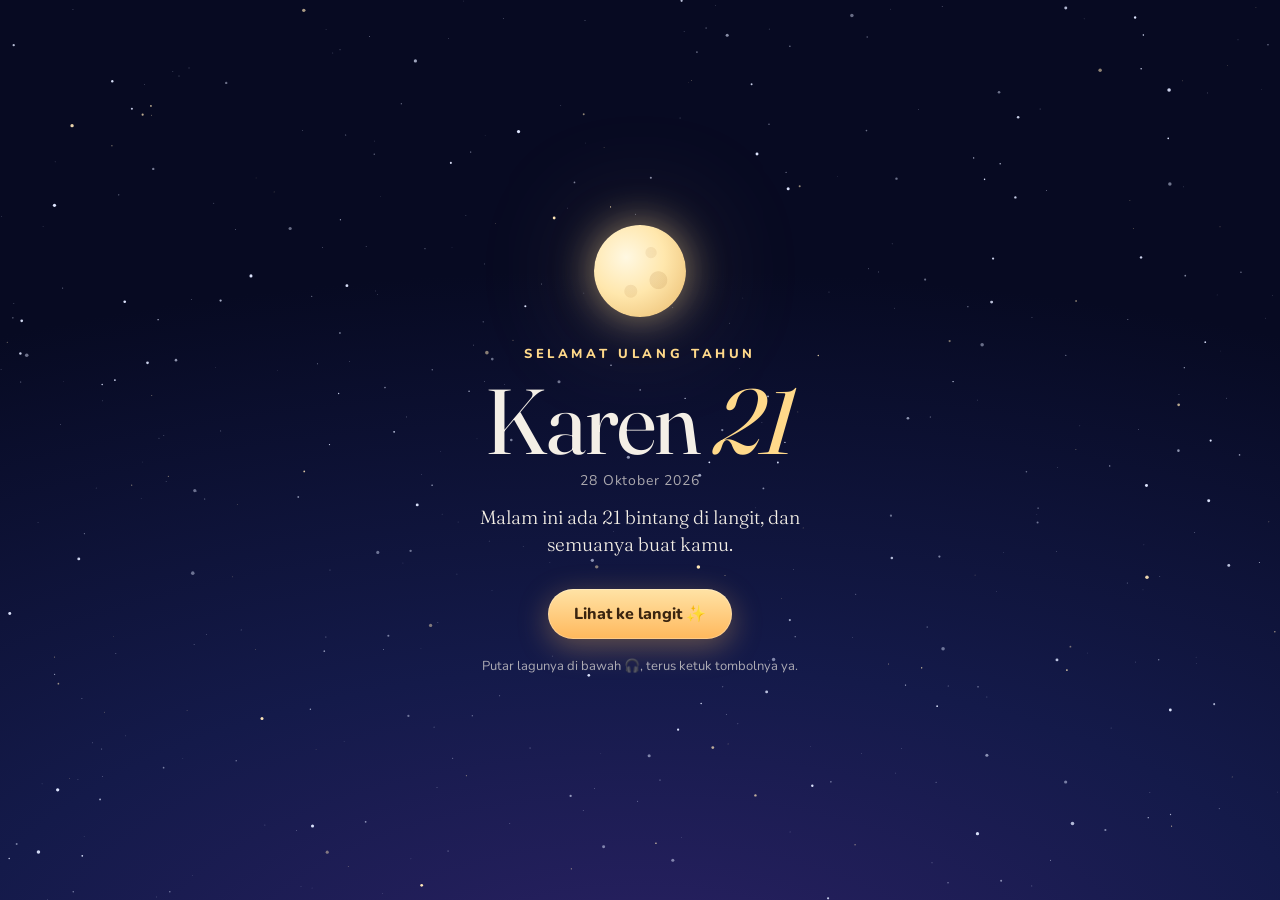
<file: karen21/index.html>
<!doctype html>
<html lang="id">
<head>
<meta charset="utf-8">
<meta name="viewport" content="width=device-width, initial-scale=1, viewport-fit=cover">
<meta name="theme-color" content="#0a0e2a">
<title>21 Bintang untuk Karen</title>
<meta name="description" content="Selamat ulang tahun ke-21, Karen. With love, Daniel.">
<link rel="preconnect" href="https://fonts.googleapis.com">
<link rel="preconnect" href="https://fonts.gstatic.com" crossorigin>
<link href="https://fonts.googleapis.com/css2?family=Fraunces:ital,opsz,wght@0,9..144,300..700;1,9..144,300..600&family=Nunito:wght@400;600;700;800&family=Caveat:wght@500;700&display=swap" rel="stylesheet">
<style>
  :root {
    --night-1: #070a22;
    --night-2: #141a4a;
    --night-3: #2a2163;
    --gold: #ffd98a;
    --gold-2: #ffb85c;
    --ink: #f4efe6;
    --muted: rgba(244, 239, 230, .68);
    --paper: #fffaf1;
    --paper-ink: #3b2f3a;
    --rose: #f08ca0;
    --serif: "Fraunces", Georgia, serif;
    --sans: "Nunito", system-ui, -apple-system, sans-serif;
    --hand: "Caveat", "Segoe Print", cursive;
    --safe-t: env(safe-area-inset-top, 0px);
    --safe-b: env(safe-area-inset-bottom, 0px);
  }
  * { box-sizing: border-box; -webkit-tap-highlight-color: transparent; }
  html, body { margin: 0; height: 100%; }
  body {
    background: var(--night-1);
    color: var(--ink);
    font-family: var(--sans);
    overflow: hidden;
    -webkit-font-smoothing: antialiased;
  }
  button { font: inherit; color: inherit; cursor: pointer; }

  /* ── Sky background ───────────────────────────── */
  #sky-bg {
    position: fixed; inset: 0; z-index: 0;
    background: radial-gradient(120% 80% at 50% 110%, var(--night-3) 0%, var(--night-2) 45%, var(--night-1) 100%);
  }
  #dawn {
    position: fixed; inset: 0; z-index: 0; opacity: 0; pointer-events: none;
    background: linear-gradient(180deg, #2b2a6b 0%, #6b4f9a 30%, #e98fa0 62%, #ffc98f 86%, #ffe3b3 100%);
    transition: opacity 4s ease;
  }
  body.dawn #dawn { opacity: 1; }
  #stars { position: fixed; inset: 0; z-index: 1; width: 100%; height: 100%; transition: opacity 4s ease; }
  body.dawn #stars { opacity: .35; }

  /* ── Scenes ──────────────────────────────────── */
  .scene {
    position: fixed; inset: 0; z-index: 2;
    display: flex; flex-direction: column; align-items: center;
    padding: calc(var(--safe-t) + 16px) 16px calc(var(--safe-b) + 16px);
    opacity: 0; visibility: hidden; transition: opacity .9s ease, visibility 0s linear .9s;
  }
  .scene.on { opacity: 1; visibility: visible; transition: opacity .9s ease .15s, visibility 0s; }

  .btn {
    border: 0; border-radius: 999px; padding: 14px 26px; font-weight: 800; font-size: 16px;
    background: linear-gradient(180deg, #ffe3a6, var(--gold-2)); color: #3a2410;
    box-shadow: 0 0 0 1px rgba(255,255,255,.25) inset, 0 8px 30px rgba(255, 190, 90, .35);
    transition: transform .15s ease, box-shadow .2s ease;
  }
  .btn:active { transform: scale(.96); }
  .btn.ghost {
    background: rgba(255,255,255,.08); color: var(--ink);
    box-shadow: 0 0 0 1px rgba(255,255,255,.22) inset;
    font-weight: 700;
  }

  /* Intro */
  #intro { justify-content: center; text-align: center; gap: 0; }
  .moon {
    width: 92px; height: 92px; border-radius: 50%; margin-bottom: 28px;
    background: radial-gradient(circle at 35% 35%, #fff8e2 0%, #ffe7ad 45%, #e9b96a 100%);
    box-shadow: 0 0 40px rgba(255, 220, 150, .55), 0 0 120px rgba(255, 210, 140, .25);
    position: relative; animation: float 6s ease-in-out infinite;
  }
  .moon::after {
    content: ""; position: absolute; inset: 0; border-radius: 50%;
    background: radial-gradient(circle at 70% 60%, rgba(180,130,70,.18) 0 10%, transparent 11%),
                radial-gradient(circle at 40% 72%, rgba(180,130,70,.14) 0 7%, transparent 8%),
                radial-gradient(circle at 62% 30%, rgba(180,130,70,.12) 0 6%, transparent 7%);
  }
  @keyframes float { 50% { transform: translateY(-8px); } }
  .eyebrow { font-size: 13px; letter-spacing: .28em; text-transform: uppercase; color: var(--gold); font-weight: 800; }
  #intro h1 {
    font-family: var(--serif); font-weight: 400; font-size: clamp(56px, 18vw, 92px);
    line-height: .95; margin: 14px 0 6px; letter-spacing: -.02em;
  }
  #intro h1 em { font-style: italic; color: var(--gold); }
  .intro-line { font-family: var(--serif); font-size: 19px; line-height: 1.45; max-width: 330px; margin: 14px auto 30px; color: var(--ink); font-weight: 300; }
  .intro-hint { font-size: 13px; color: var(--muted); margin-top: 18px; }
  .intro-date { font-size: 14px; color: var(--muted); letter-spacing: .06em; }
  .fade-up { opacity: 0; transform: translateY(14px); animation: fadeUp 1.1s ease forwards; }
  @keyframes fadeUp { to { opacity: 1; transform: none; } }

  /* Sky scene */
  #sky { padding-left: 0; padding-right: 0; }
  .sky-top { text-align: center; padding: 6px 16px 0; width: 100%; }
  .sky-top .count { font-family: var(--serif); font-size: 34px; line-height: 1; }
  .sky-top .count b { color: var(--gold); font-weight: 500; }
  .sky-top .sub { font-size: 13px; color: var(--muted); margin-top: 6px; min-height: 18px; transition: opacity .5s; }
  #field { position: relative; flex: 1; width: 100%; max-width: 560px; touch-action: manipulation; }
  #lines { position: absolute; inset: 0; width: 100%; height: 100%; overflow: visible; pointer-events: none; }
  #lines line {
    stroke: rgba(255, 222, 160, .75); stroke-width: 1.4; stroke-linecap: round;
    filter: drop-shadow(0 0 3px rgba(255, 210, 140, .9));
  }
  #lines line.draw { animation: draw 1.1s ease forwards; }
  @keyframes draw { from { stroke-dashoffset: var(--len); } to { stroke-dashoffset: 0; } }
  #heartFill { opacity: 0; transition: opacity 2.5s ease; }
  #field.complete #heartFill { opacity: 1; }

  .star {
    position: absolute; width: 48px; height: 48px; margin: -24px 0 0 -24px; padding: 0;
    border: 0; background: none; display: grid; place-items: center;
  }
  .star svg { width: 18px; height: 18px; transition: transform .5s cubic-bezier(.3,1.6,.5,1), filter .5s; overflow: visible; }
  .star path { fill: #fff; transition: fill .5s; }
  .star::before {
    content: ""; position: absolute; width: 26px; height: 26px; border-radius: 50%;
    background: radial-gradient(circle, rgba(200, 215, 255, .55), transparent 70%);
    animation: pulse 2.4s ease-in-out infinite; animation-delay: var(--d, 0s);
  }
  .star svg { animation: twinkle 2.4s ease-in-out infinite; animation-delay: var(--d, 0s); }
  @keyframes pulse { 50% { transform: scale(1.7); opacity: .35; } }
  @keyframes twinkle { 50% { transform: scale(.72) rotate(15deg); } }
  .star.open svg { animation: none; transform: scale(1.35); filter: drop-shadow(0 0 6px rgba(255, 205, 120, 1)); }
  .star.open path { fill: var(--gold); }
  .star.open::before { background: radial-gradient(circle, rgba(255, 210, 140, .55), transparent 70%); animation-duration: 4s; }
  .star .n {
    position: absolute; top: 34px; font-size: 10px; font-weight: 800; color: rgba(255, 225, 170, .8);
    opacity: 0; transition: opacity .6s;
  }
  .star.open .n { opacity: 1; }
  .star:focus-visible { outline: 2px solid var(--gold); outline-offset: -6px; border-radius: 50%; }
  #field.complete .star svg { animation: heartbeat 1.6s ease-in-out infinite; }
  @keyframes heartbeat { 0%, 100% { transform: scale(1.35); } 15% { transform: scale(1.7); } 30% { transform: scale(1.35); } 45% { transform: scale(1.6); } }

  .sky-bottom { text-align: center; min-height: 92px; display: grid; place-items: center; padding: 0 16px; }
  .heart-line { font-family: var(--serif); font-style: italic; font-size: 24px; margin: 0 0 14px; color: var(--gold); }
  .hidden { display: none !important; }

  /* Star card (bottom sheet) */
  #sheet { position: fixed; inset: 0; z-index: 10; visibility: hidden; }
  #sheet.on { visibility: visible; }
  #sheet .backdrop { position: absolute; inset: 0; background: rgba(5, 6, 20, .55); opacity: 0; transition: opacity .35s; backdrop-filter: blur(2px); -webkit-backdrop-filter: blur(2px); }
  #sheet.on .backdrop { opacity: 1; }
  .card {
    position: absolute; left: 50%; bottom: 0; width: min(100%, 520px);
    transform: translate(-50%, 105%); transition: transform .5s cubic-bezier(.2, .9, .25, 1);
    background: linear-gradient(180deg, #1f2160 0%, #171a48 100%);
    border-radius: 28px 28px 0 0; padding: 22px 22px calc(var(--safe-b) + 20px);
    box-shadow: 0 -10px 60px rgba(0, 0, 0, .45), 0 0 0 1px rgba(255, 220, 160, .18) inset;
    max-height: 88dvh; overflow-y: auto;
  }
  #sheet.on .card { transform: translate(-50%, 0); }
  .card .grab { width: 40px; height: 4px; border-radius: 4px; background: rgba(255,255,255,.25); margin: -8px auto 16px; }
  .card .kicker { font-size: 12px; letter-spacing: .22em; text-transform: uppercase; color: var(--gold); font-weight: 800; }
  .card h2 { font-family: var(--serif); font-weight: 400; font-size: 30px; margin: 6px 0 10px; line-height: 1.1; }
  .card p { font-size: 17px; line-height: 1.6; margin: 0 0 18px; color: #e9e4f5; }
  .card .photo {
    width: 100%; aspect-ratio: 4 / 3; object-fit: cover; border-radius: 18px; margin: 4px 0 16px; display: block;
    box-shadow: 0 10px 30px rgba(0,0,0,.35);
  }
  .card .row { display: flex; gap: 10px; }
  .card .row .btn { flex: 1 1 auto; padding: 13px 16px; font-size: 15px; white-space: nowrap; }
  .card .row .btn.ghost { flex: 0 0 auto; padding-left: 22px; padding-right: 22px; }

  /* Cake scene */
  #cake { justify-content: safe center; text-align: center; overflow-y: auto; }
  #cake.wishing .cake-wrap { width: min(52vw, 210px); transition: width .8s ease; }
  #cake h2 { padding: 0 34px; font-family: var(--serif); font-weight: 400; font-size: clamp(30px, 9vw, 42px); margin: 0 0 4px; line-height: 1.1; }
  #cake h2 em { color: var(--gold); }
  .cake-line { color: var(--muted); font-size: 15px; max-width: 300px; margin: 6px auto 0; line-height: 1.5; min-height: 46px; }
  .cake-wrap { position: relative; width: min(78vw, 300px); margin: 6px auto 4px; }
  .cake-wrap svg { width: 100%; height: auto; display: block; overflow: visible; }
  .glow {
    position: absolute; left: 50%; top: 14%; width: 70%; aspect-ratio: 1; transform: translate(-50%, -50%);
    background: radial-gradient(circle, rgba(255, 200, 110, .45), transparent 65%); transition: opacity 1.2s; pointer-events: none;
  }
  .flame { transform-box: fill-box; transform-origin: 50% 100%; animation: flicker .9s ease-in-out infinite alternate; }
  .flame.b { animation-duration: .7s; animation-delay: -.3s; }
  @keyframes flicker {
    0% { transform: scale(1, 1) rotate(-2deg); }
    40% { transform: scale(.92, 1.08) rotate(2deg); }
    100% { transform: scale(1.05, .95) rotate(-1deg); }
  }
  .flame.out { animation: out .5s ease forwards; }
  @keyframes out { to { transform: scale(.1, .1) translateY(20px); opacity: 0; } }
  .smoke { opacity: 0; }
  .smoke.on { animation: smoke 2.2s ease-out forwards; }
  @keyframes smoke { 0% { opacity: .7; transform: translateY(0) scale(.6); } 100% { opacity: 0; transform: translateY(-60px) scale(1.6); } }
  .smoke { transform-box: fill-box; transform-origin: 50% 100%; }
  .cake-actions { display: flex; flex-direction: column; gap: 10px; align-items: center; margin-top: 14px; min-height: 110px; }
  .mic-note { font-size: 12px; color: var(--muted); min-height: 16px; }
  .meter { width: 160px; height: 6px; border-radius: 6px; background: rgba(255,255,255,.12); overflow: hidden; }
  .meter i { display: block; height: 100%; width: 0; background: linear-gradient(90deg, #9fd3ff, #fff); transition: width .08s; }

  /* Letter scene */
  #letter { overflow-y: auto; -webkit-overflow-scrolling: touch; display: block; padding-left: 0; padding-right: 0; }
  .letter-inner { max-width: 520px; margin: 0 auto; padding: 24px 16px 40px; }
  .hero { text-align: center; padding: 30px 0 26px; }
  .hero .eyebrow { color: #fff3dc; text-shadow: 0 1px 10px rgba(80, 40, 90, .4); }
  .hero h1 { font-family: var(--serif); font-weight: 400; font-size: clamp(46px, 15vw, 76px); line-height: .95; margin: 14px 0 8px; text-shadow: 0 2px 30px rgba(90, 40, 90, .35); }
  .hero h1 em { font-style: italic; }
  .hero .big21 {
    font-family: var(--serif); font-size: 120px; line-height: 1; font-weight: 600;
    background: linear-gradient(180deg, #fff6e0, #ffcf86); -webkit-background-clip: text; background-clip: text; color: transparent;
    filter: drop-shadow(0 4px 24px rgba(255, 190, 120, .5));
  }
  .hero .date { font-size: 14px; letter-spacing: .08em; color: #fff3dc; }
  .paper {
    background: var(--paper); color: var(--paper-ink); border-radius: 22px; padding: 30px 24px 28px;
    box-shadow: 0 30px 60px rgba(60, 30, 70, .28), 0 0 0 1px rgba(255,255,255,.6) inset;
    position: relative;
  }
  .paper::before {
    content: "✦"; position: absolute; top: -16px; left: 50%; transform: translateX(-50%);
    width: 32px; height: 32px; border-radius: 50%; background: #ffd27d; color: #fff; display: grid; place-items: center;
    font-size: 16px; box-shadow: 0 4px 14px rgba(200, 130, 60, .4);
  }
  .paper h2 { font-family: var(--hand); font-weight: 700; font-size: 34px; margin: 0 0 12px; color: #6c3d58; }
  .paper p { font-family: var(--serif); font-size: 18px; line-height: 1.7; margin: 0 0 16px; font-weight: 350; }
  .paper .sign { font-family: var(--hand); font-size: 32px; color: #b0476b; text-align: right; margin: 18px 4px 0; }
  .reveal { opacity: 0; transform: translateY(18px); transition: opacity 1s ease, transform 1s ease; }
  .reveal.in { opacity: 1; transform: none; }

  .moons-title { text-align: center; font-family: var(--serif); font-style: italic; font-size: 22px; margin: 42px 0 6px; color: #fff; text-shadow: 0 1px 12px rgba(80,40,90,.35); }
  .moons { position: relative; height: 300px; margin: 0 auto; max-width: 400px; }
  .moons svg { position: absolute; inset: 0; width: 100%; height: 100%; }
  .moons line { stroke: rgba(255,255,255,.7); stroke-width: 1.2; stroke-dasharray: 3 5; }
  .moon-photo {
    position: absolute; border-radius: 50%; padding: 0; border: 3px solid #fff; overflow: hidden;
    box-shadow: 0 8px 26px rgba(70, 30, 70, .35); background: #f2d9c6;
    transform: translate(-50%, -50%); transition: transform .3s;
  }
  .moon-photo img { width: 100%; height: 100%; object-fit: cover; display: block; }
  .moon-photo:active { transform: translate(-50%, -50%) scale(.95); }


  .end { text-align: center; margin: 46px 0 10px; color: #4a2e45; }
  .end .big { font-family: var(--serif); font-size: 28px; line-height: 1.2; margin-bottom: 18px; color: #3c2340; }
  .end .btn.ghost { color: #4a2e45; box-shadow: 0 0 0 1px rgba(74, 46, 69, .35) inset; background: rgba(255,255,255,.35); }
  .end small { display: block; margin-top: 20px; font-size: 13px; opacity: .8; }

  /* Lightbox */
  #lightbox { position: fixed; inset: 0; z-index: 20; background: rgba(10, 8, 25, .88); display: grid; place-items: center; padding: 20px; opacity: 0; visibility: hidden; transition: opacity .3s, visibility 0s .3s; }
  #lightbox.on { opacity: 1; visibility: visible; transition: opacity .3s; }
  #lightbox img { max-width: 100%; max-height: 80dvh; border-radius: 16px; box-shadow: 0 20px 60px rgba(0,0,0,.5); }

  /* Sound toggle */
  #sound {
    position: fixed; z-index: 15; top: calc(var(--safe-t) + 12px); right: 12px;
    width: 42px; height: 42px; border-radius: 50%; border: 0;
    background: rgba(255,255,255,.12); box-shadow: 0 0 0 1px rgba(255,255,255,.22) inset;
    display: none; place-items: center; font-size: 17px; backdrop-filter: blur(6px); -webkit-backdrop-filter: blur(6px);
  }
  #sound.show { display: grid; }
  #sound.off { opacity: .55; }
  body.dawn #sound { background: rgba(70, 35, 80, .35); }


  /* ── Spotify mini player, docked at the bottom on every screen ── */
  #spot {
    position: fixed; z-index: 6; left: 50%; bottom: calc(var(--safe-b) + 10px); transform: translateX(-50%);
    width: min(calc(100% - 24px), 440px); height: 80px; border-radius: 14px; overflow: hidden;
    box-shadow: 0 10px 30px rgba(0,0,0,.4), 0 0 0 1px rgba(255,255,255,.12);
    transition: opacity .6s, transform .6s;
  }
  #spot iframe { width: 100%; height: 80px; border: 0; display: block; }
  #spot.gone { opacity: 0; pointer-events: none; transform: translate(-50%, 30px); }
  body.has-spot .scene { padding-bottom: calc(var(--safe-b) + 100px); }
  body.has-spot #letter .letter-inner { padding-bottom: 110px; }

  /* ── The secret falling star ── */
  #secret {
    position: fixed; z-index: 4; width: 100px; height: 100px; margin: -50px 0 0 -50px; border: 0; padding: 0;
    background: none; display: none; left: 0; top: 0;
  }
  #secret.fly { display: block; }
  #secret::after {
    content: ""; position: absolute; right: 50%; top: 50%; width: 120px; height: 3px; transform-origin: right center;
    transform: rotate(var(--ang, 20deg)); border-radius: 3px;
    background: linear-gradient(90deg, transparent, rgba(255, 220, 150, .9));
  }
  #secret.still::after { opacity: 0; }
  #secret.still svg { animation: spin 2s linear infinite, glowp 1.4s ease-in-out infinite; }
  @keyframes glowp { 50% { filter: drop-shadow(0 0 22px #ffd27a) drop-shadow(0 0 8px #fff); } }
  #secret svg { position: absolute; inset: 28px; width: 44px; height: 44px; filter: drop-shadow(0 0 10px #ffd27a) drop-shadow(0 0 4px #fff); animation: spin 2s linear infinite; }
  #secret path { fill: #fff3cf; }
  @keyframes spin { to { transform: rotate(360deg); } }
  .sky-top .sub.psst { color: var(--gold); font-weight: 800; }

  /* ── Wish ── */
  .wish { width: min(100%, 340px); display: flex; flex-direction: column; gap: 10px; align-items: stretch; }
  .wish label { font-size: 14px; color: #fff; line-height: 1.45; text-align: center; }
  .wish textarea {
    font: 16px/1.5 var(--sans); color: #3b2f3a; background: rgba(255,250,241,.95); border: 0; border-radius: 16px;
    padding: 12px 14px; resize: none; height: 78px; box-shadow: 0 6px 20px rgba(60,30,70,.25);
  }
  .wish .row { display: flex; gap: 10px; }
  .wish .row .btn { flex: 1; padding: 12px 10px; font-size: 15px; white-space: nowrap; }
  .wish-fly {
    position: fixed; z-index: 9; max-width: 300px; padding: 10px 14px; border-radius: 14px; pointer-events: none;
    background: rgba(255,250,241,.95); color: #3b2f3a; font: 15px/1.4 var(--sans); text-align: center;
    transition: transform 2.2s cubic-bezier(.5,0,.2,1), opacity 2.2s ease, border-radius 2.2s, filter 2.2s;
  }

  /* ── Finale: "love u" written in stars ── */
  #finale { position: fixed; inset: 0; z-index: 30; background: #050717; opacity: 0; visibility: hidden; transition: opacity 1.2s, visibility 0s 1.2s; }
  #finale.on { opacity: 1; visibility: visible; transition: opacity 1.2s; }
  #finale canvas { position: absolute; inset: 0; width: 100%; height: 100%; }
  #finale .fin-bottom { position: absolute; left: 0; right: 0; bottom: calc(var(--safe-b) + 28px); text-align: center; opacity: 0; transition: opacity 1.5s; }
  #finale.done .fin-bottom { opacity: 1; }
  #finale .fin-bottom p { font-family: var(--hand); font-size: 30px; color: #ffd98a; margin: 0 0 14px; }
  .end .btn.surprise { display: block; margin: 0 auto 12px; }

  @media (prefers-reduced-motion: reduce) {
    *, *::before, *::after { animation-duration: .01ms !important; animation-iteration-count: 1 !important; transition-duration: .2s !important; }
  }
  @media (min-height: 760px) { .cake-wrap { width: min(80vw, 330px); } }
</style>
</head>
<body>
<div id="sky-bg"></div>
<div id="dawn"></div>
<canvas id="stars" aria-hidden="true"></canvas>
<button id="sound" aria-label="Musik">♫</button>

<!-- 1. Intro -->
<section class="scene" id="intro">
  <div class="moon fade-up"></div>
  <div class="eyebrow fade-up" style="animation-delay:.3s">Selamat ulang tahun</div>
  <h1 class="fade-up" style="animation-delay:.6s"><span data-name></span> <em>21</em></h1>
  <div class="intro-date fade-up" style="animation-delay:.8s" data-date></div>
  <p class="intro-line fade-up" style="animation-delay:1.1s" data-intro></p>
  <div class="fade-up" style="animation-delay:1.6s"><button class="btn" id="go">Lihat ke langit ✨</button></div>
  <div class="intro-hint fade-up" style="animation-delay:2s" data-hint></div>
</section>

<!-- 2. The 21 stars -->
<section class="scene" id="sky" aria-label="21 bintang">
  <div class="sky-top">
    <div class="count"><b id="count">0</b> / 21</div>
    <div class="sub" id="skySub">Ketuk bintang yang berkelip ✦</div>
  </div>
  <div id="field">
    <svg id="lines" aria-hidden="true">
      <defs>
        <radialGradient id="hg" cx="50%" cy="45%" r="60%">
          <stop offset="0%" stop-color="#ffcf86" stop-opacity=".38"/>
          <stop offset="70%" stop-color="#f08ca0" stop-opacity=".14"/>
          <stop offset="100%" stop-color="#f08ca0" stop-opacity="0"/>
        </radialGradient>
      </defs>
      <path id="heartFill" fill="url(#hg)"/>
      <g id="lineGroup"></g>
    </svg>
  </div>
  <div class="sky-bottom">
    <div id="done" class="hidden">
      <p class="heart-line" data-heart></p>
      <button class="btn" id="toCake">Masih ada satu kejutan 🎂</button>
    </div>
  </div>
</section>

<!-- Star card -->
<div id="sheet" role="dialog" aria-modal="true" aria-labelledby="cardTitle">
  <div class="backdrop" data-close></div>
  <div class="card">
    <div class="grab"></div>
    <div class="kicker" id="cardKicker"></div>
    <h2 id="cardTitle"></h2>
    <img class="photo hidden" id="cardPhoto" alt="">
    <p id="cardText"></p>
    <div class="row">
      <button class="btn ghost" data-close>Tutup</button>
      <button class="btn" id="nextStar">Bintang berikutnya ✦</button>
    </div>
  </div>
</div>

<!-- 3. Cake -->
<section class="scene" id="cake">
  <h2>Satu hal lagi, <em data-name></em>…</h2>
  <p class="cake-line" id="cakeLine"></p>
  <div class="cake-wrap" id="cakeWrap">
    <div class="glow" id="glow"></div>
    <svg viewBox="0 0 300 300" aria-label="Kue ulang tahun dengan lilin angka 21">
      <defs>
        <linearGradient id="cTop" x1="0" y1="0" x2="0" y2="1"><stop offset="0" stop-color="#fff4f6"/><stop offset="1" stop-color="#ffd7e0"/></linearGradient>
        <linearGradient id="cBody" x1="0" y1="0" x2="1" y2="0"><stop offset="0" stop-color="#f4a6b8"/><stop offset=".5" stop-color="#ffc2cf"/><stop offset="1" stop-color="#e98ea4"/></linearGradient>
        <linearGradient id="cBody2" x1="0" y1="0" x2="1" y2="0"><stop offset="0" stop-color="#8f6bd6"/><stop offset=".5" stop-color="#b292ef"/><stop offset="1" stop-color="#7e5cc6"/></linearGradient>
        <linearGradient id="candle" x1="0" y1="0" x2="1" y2="0"><stop offset="0" stop-color="#ffe9b3"/><stop offset=".5" stop-color="#fff7de"/><stop offset="1" stop-color="#f5d48a"/></linearGradient>
        <radialGradient id="fl" cx="50%" cy="70%" r="60%"><stop offset="0" stop-color="#fff"/><stop offset=".35" stop-color="#ffe680"/><stop offset=".75" stop-color="#ff9a3c"/><stop offset="1" stop-color="#ff6a2b" stop-opacity="0"/></radialGradient>
      </defs>
      <!-- plate -->
      <ellipse cx="150" cy="268" rx="132" ry="18" fill="#e9e2f7" opacity=".9"/>
      <ellipse cx="150" cy="264" rx="122" ry="13" fill="#fff"/>
      <!-- bottom tier -->
      <rect x="40" y="186" width="220" height="76" rx="12" fill="url(#cBody2)"/>
      <ellipse cx="150" cy="186" rx="110" ry="16" fill="#c9b2f5"/>
      <path d="M40 186 L40 196 c0 18 22.00 18 22.00 0 c0 26 22.00 26 22.00 0 c0 14 22.00 14 22.00 0 c0 30 22.00 30 22.00 0 c0 20 22.00 20 22.00 0 c0 12 22.00 12 22.00 0 c0 28 22.00 28 22.00 0 c0 16 22.00 16 22.00 0 c0 24 22.00 24 22.00 0 c0 14 22.00 14 22.00 0 L260 186 Z" fill="#fff4f6"/>
      <!-- top tier -->
      <rect x="78" y="122" width="144" height="68" rx="10" fill="url(#cBody)"/>
      <ellipse cx="150" cy="122" rx="72" ry="12" fill="url(#cTop)"/>
      <path d="M78 122 L78 130 c0 14 20.57 14 20.57 0 c0 22 20.57 22 20.57 0 c0 12 20.57 12 20.57 0 c0 24 20.57 24 20.57 0 c0 16 20.57 16 20.57 0 c0 20 20.57 20 20.57 0 c0 10 20.57 10 20.57 0 L222 122 Z" fill="#fff4f6"/>
      <!-- sprinkles -->
      <g stroke-linecap="round" stroke-width="4">
        <line x1="95" y1="160" x2="101" y2="156" stroke="#ffd166"/><line x1="125" y1="170" x2="131" y2="173" stroke="#7bdff2"/>
        <line x1="160" y1="158" x2="166" y2="162" stroke="#fff"/><line x1="195" y1="168" x2="200" y2="163" stroke="#ffd166"/>
        <line x1="70" y1="236" x2="76" y2="240" stroke="#ffd166"/><line x1="110" y1="246" x2="116" y2="242" stroke="#7bdff2"/>
        <line x1="150" y1="234" x2="156" y2="238" stroke="#ff8fab"/><line x1="190" y1="248" x2="196" y2="244" stroke="#fff"/>
        <line x1="228" y1="232" x2="234" y2="236" stroke="#7bdff2"/>
      </g>
      <!-- candle "2" -->
      <g transform="translate(108 46)">
        <path d="M4 22 C4 4 40 2 40 22 C40 36 22 46 12 60 L42 60 L42 74 L2 74 L2 64 C14 48 26 38 26 24 C26 16 18 14 16 24 Z" fill="url(#candle)" stroke="#e9b85c" stroke-width="1.5"/>
        <line x1="22" y1="2" x2="22" y2="-6" stroke="#5a4636" stroke-width="2"/>
      </g>
      <!-- candle "1" -->
      <g transform="translate(162 46)">
        <path d="M14 8 L28 0 L28 74 L14 74 L14 18 L6 22 L4 12 Z" fill="url(#candle)" stroke="#e9b85c" stroke-width="1.5"/>
        <line x1="21" y1="0" x2="21" y2="-8" stroke="#5a4636" stroke-width="2"/>
      </g>
      <!-- flames -->
      <path class="flame a" id="f1" d="M130 40 C122 30 124 20 130 8 C136 20 138 30 130 40 Z" fill="url(#fl)"/>
      <path class="flame b" id="f2" d="M183 38 C175 28 177 18 183 6 C189 18 191 28 183 38 Z" fill="url(#fl)"/>
      <!-- smoke -->
      <path class="smoke" id="s1" d="M130 36 c-6 -8 6 -12 0 -20 c-6 -8 6 -12 0 -18" stroke="#cfd3e6" stroke-width="3" fill="none" stroke-linecap="round"/>
      <path class="smoke" id="s2" d="M183 34 c-6 -8 6 -12 0 -20 c-6 -8 6 -12 0 -18" stroke="#cfd3e6" stroke-width="3" fill="none" stroke-linecap="round"/>
    </svg>
  </div>
  <div class="cake-actions" id="cakeActions">
    <button class="btn" id="blow">Tiup lilinnya 🌬️</button>
    <button class="btn ghost" id="mic">🎤 Tiup pakai mikrofon</button>
    <div class="meter hidden" id="meter"><i></i></div>
    <div class="mic-note" id="micNote"></div>
  </div>
  <div class="cake-actions hidden" id="afterActions">
    <div class="wish" id="wish">
      <label for="wishText" id="wishLabel"></label>
      <textarea id="wishText" maxlength="160" placeholder="Aku ingin…"></textarea>
      <div class="row">
        <button class="btn ghost" id="wishSkip">Simpan di hati</button>
        <button class="btn" id="wishSend">Terbangkan ✨</button>
      </div>
    </div>
    <button class="btn hidden" id="toLetter">Ada surat untukmu 💌</button>
  </div>
</section>

<!-- 4. Letter -->
<section class="scene" id="letter">
  <div class="letter-inner">
    <div class="hero">
      <div class="eyebrow">Selamat ulang tahun</div>
      <div class="big21">21</div>
      <h1><em data-name></em></h1>
      <div class="date" data-date></div>
    </div>
    <article class="paper">
      <h2 id="letterTitle" class="reveal"></h2>
      <div id="letterBody"></div>
      <div class="sign reveal" id="sign"></div>
    </article>

    <div class="moons-title reveal" id="moonsTitle"></div>
    <div class="moons reveal" id="moons"><svg id="moonLines"></svg></div>


    <div class="end reveal">
      <div class="big">Selamat ulang tahun ke-21,<br><span data-name></span>. 💛</div>
      <button class="btn surprise" id="toFinale">Satu kejutan terakhir ✨</button>
      <button class="btn ghost" id="replay">Lihat bintangnya lagi</button>
      <small id="footer"></small>
    </div>
  </div>
</section>

<div id="lightbox"><img alt=""></div>

<button id="secret" aria-label="Bintang jatuh"><svg viewBox="-10 -10 20 20" aria-hidden="true"><path d="M0 -10 C1 -2 2 -1 10 0 C2 1 1 2 0 10 C-1 2 -2 1 -10 0 C-2 -1 -1 -2 0 -10Z"/></svg></button>

<div id="spot" class="hidden"><div id="spotEmbed"></div></div>

<div id="finale" aria-live="polite">
  <canvas id="finCanvas"></canvas>
  <div class="fin-bottom"><p id="finSign"></p><button class="btn ghost" id="finClose">Tutup</button></div>
</div>

<script src="config.js?v=5"></script>
<script>
  // Spotify calls this when its player API has loaded; app.js may not be running yet, so keep it for later.
  window.onSpotifyIframeApiReady = (api) => { window.spotifyApi = api; document.dispatchEvent(new Event("spotify-ready")); };
</script>
<script src="https://open.spotify.com/embed/iframe-api/v1" async></script>
<script src="app.js?v=5"></script>
</body>
</html>
</file>
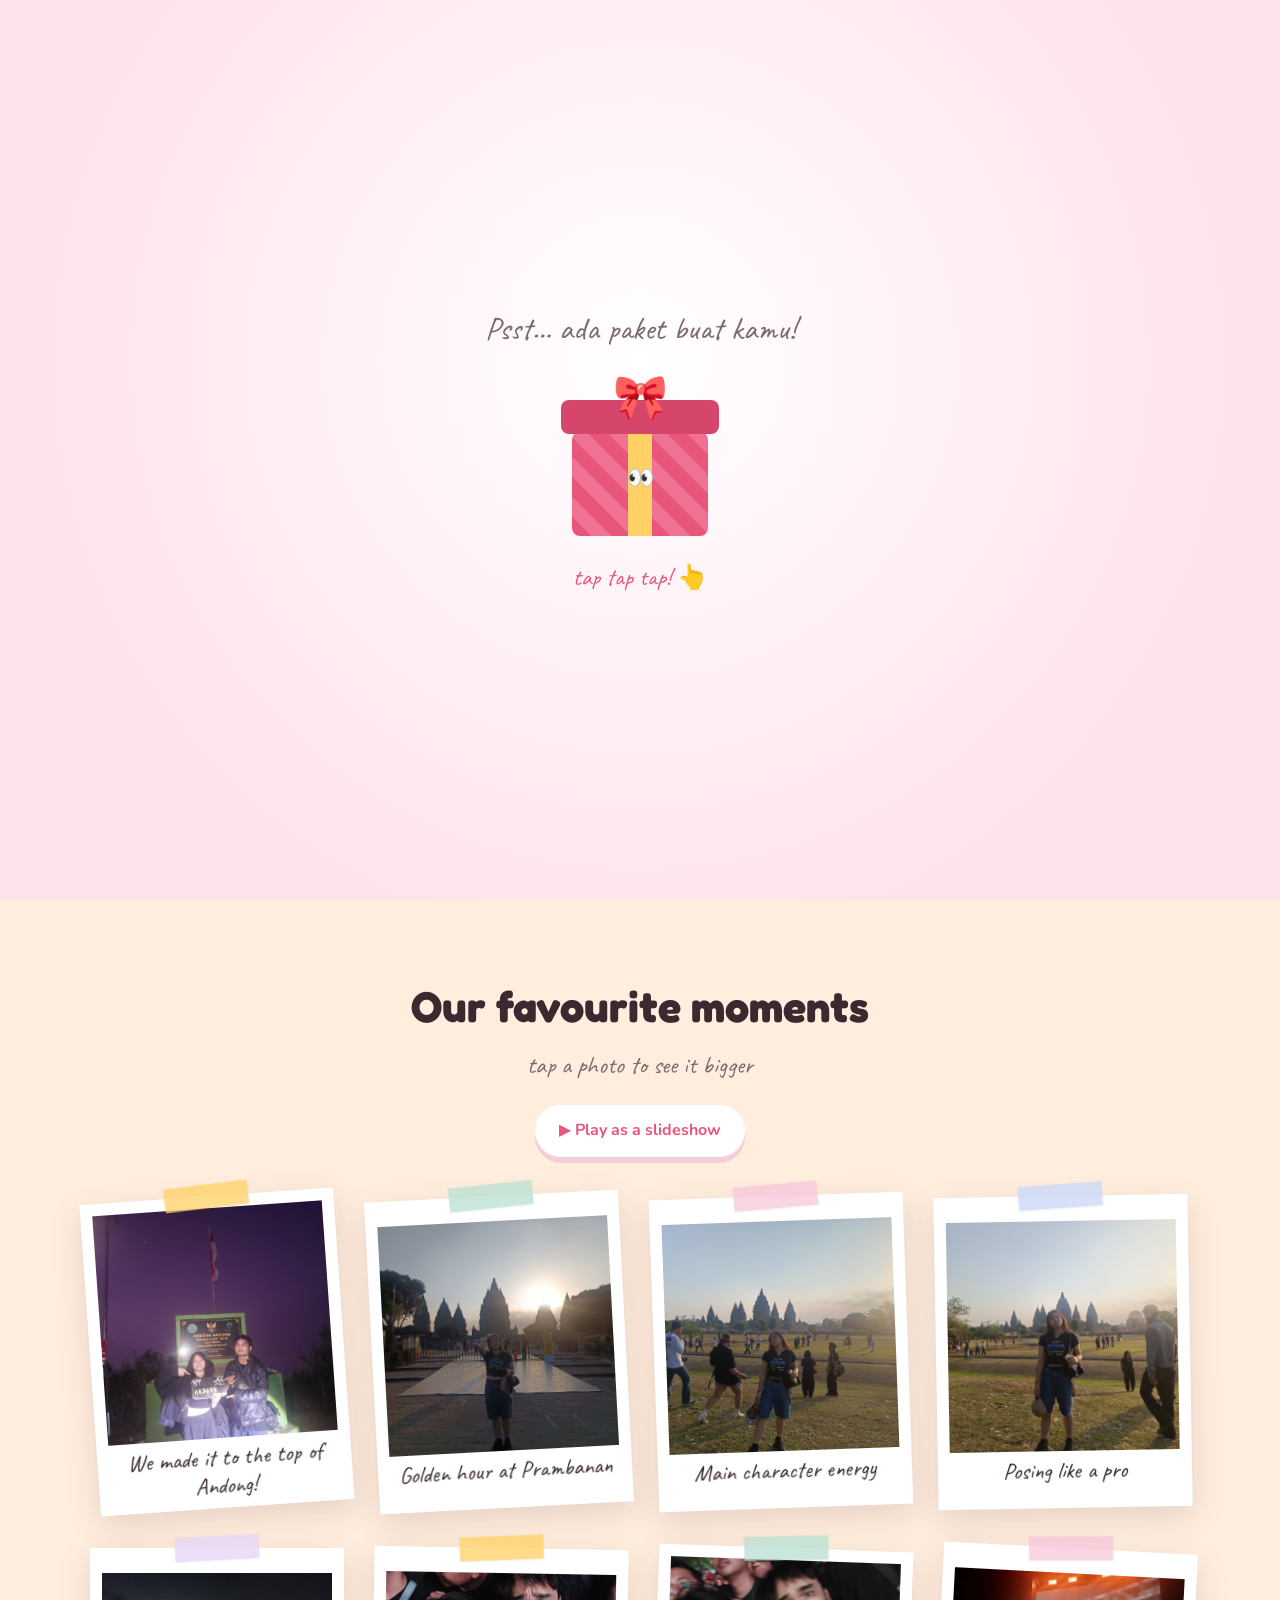
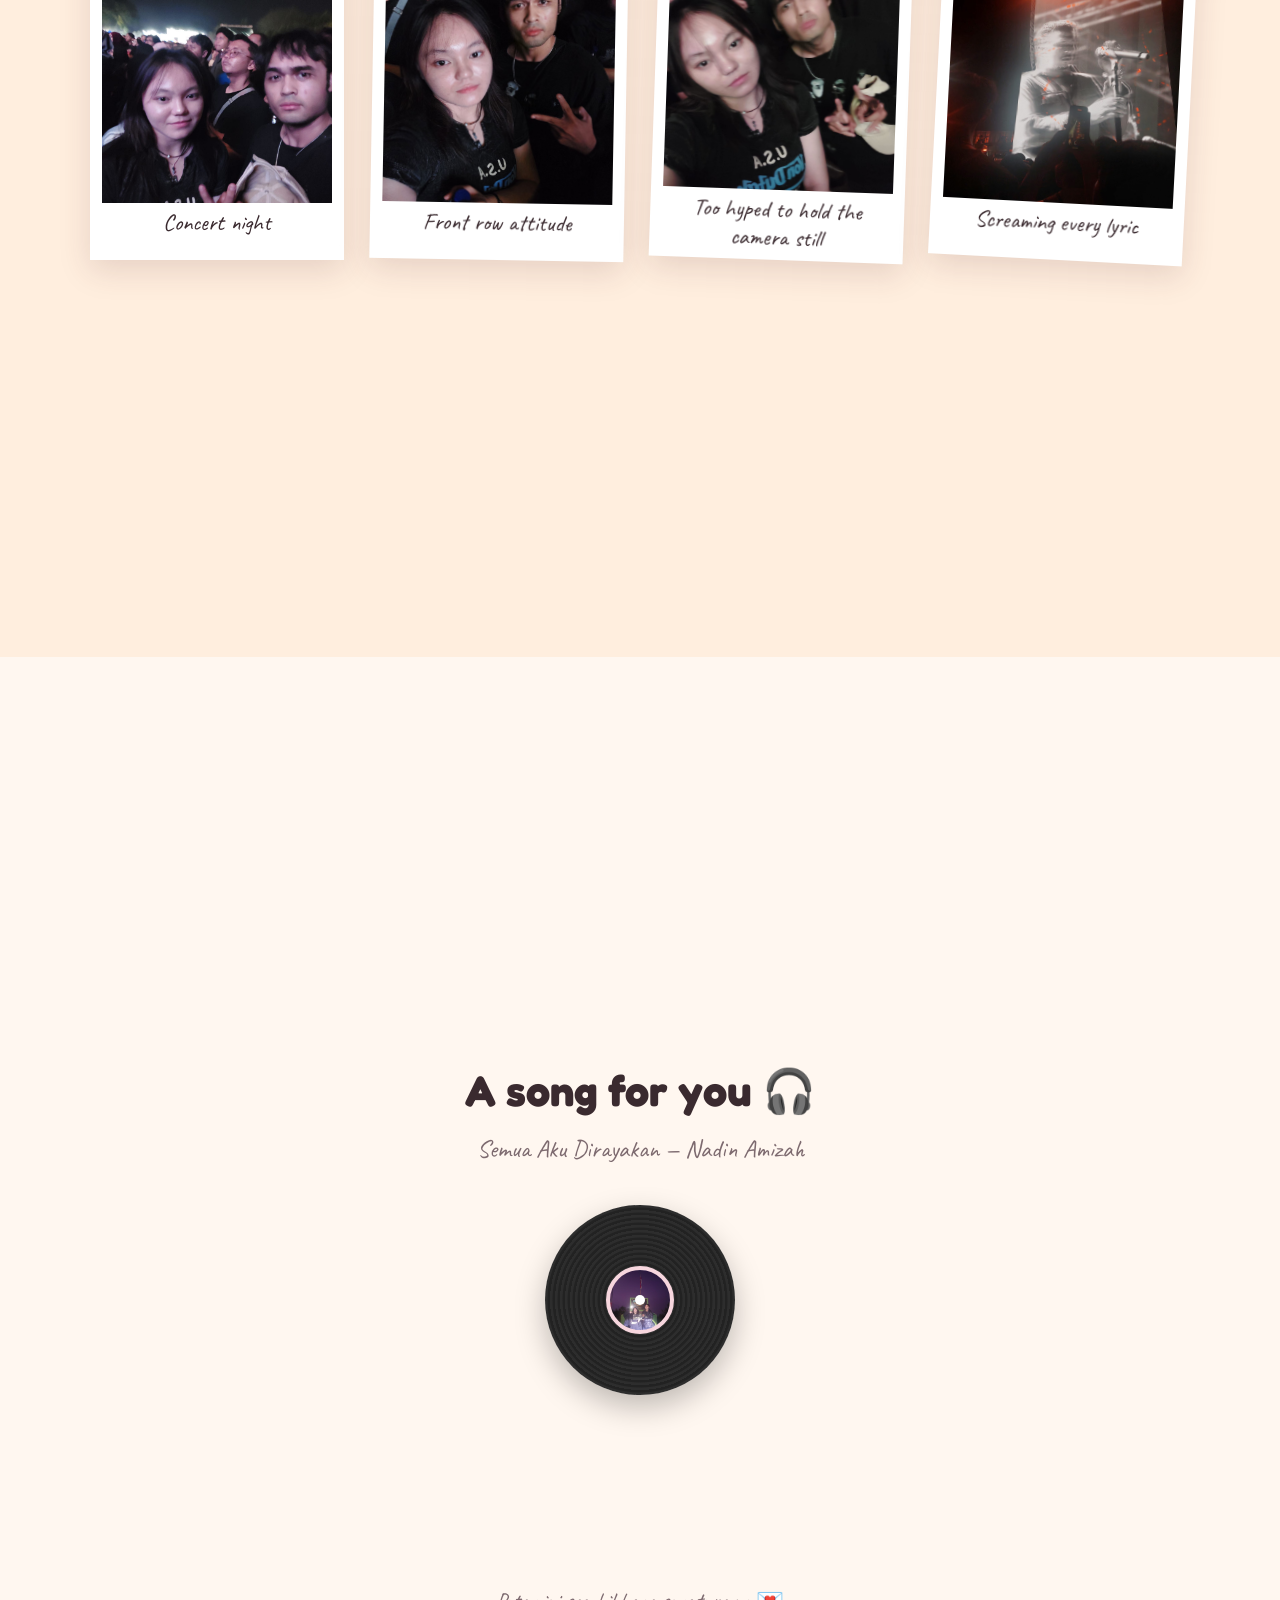
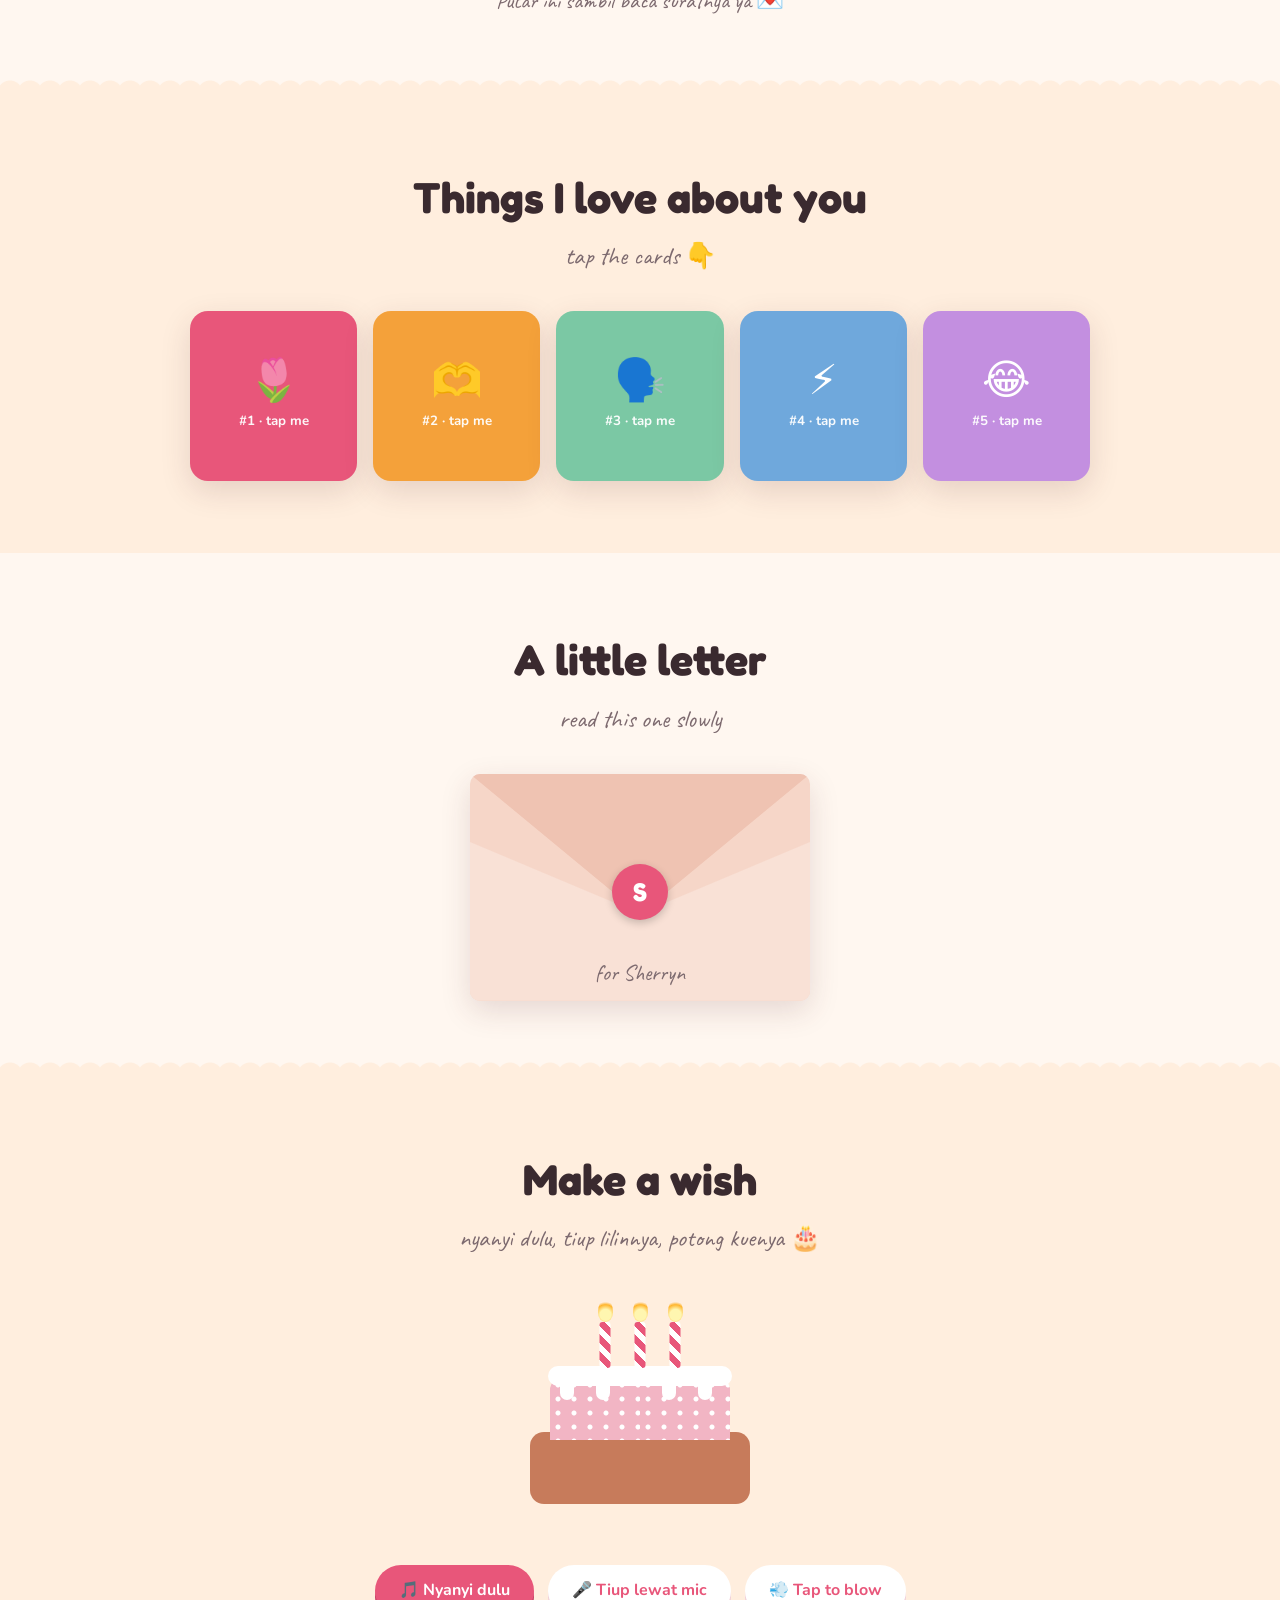
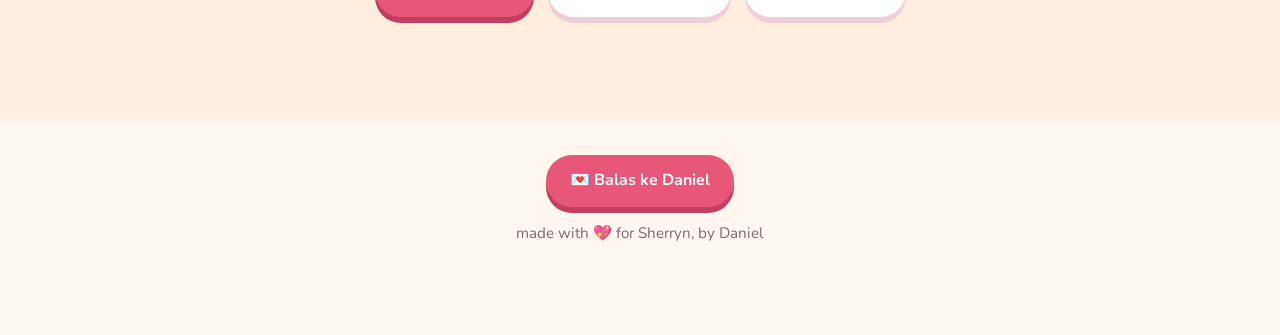
<file: sherryn/index.html>
<!doctype html>
<html lang="en">
<head>
<meta charset="utf-8">
<meta name="viewport" content="width=device-width, initial-scale=1, viewport-fit=cover">
<title>🎁 A little something for Sherryn</title>
<meta name="description" content="Tap to open 🎁">
<meta property="og:title" content="Ada hadiah kecil buat kamu 🎁">
<meta property="og:description" content="Tap to open">
<meta property="og:image" content="https://daniel766hi.github.io/Simulation-Project/sherryn/photos/01-andong-summit.jpg">
<meta name="theme-color" content="#ffe3ec">
<link rel="preconnect" href="https://fonts.googleapis.com">
<link href="https://fonts.googleapis.com/css2?family=Caveat:wght@500;700&family=Fredoka:wght@400;600;700&family=Nunito:wght@400;600;700&display=swap" rel="stylesheet">
<style>
  :root {
    --bg: #fff7f0;
    --bg-2: #ffeede;
    --ink: #3a2a2f;
    --muted: #7d6a6f;
    --accent: #e8567a;
    --accent-2: #f4a13a;
    --mint: #7bc8a4;
    --sky: #6fa8dc;
    --lilac: #c38fe0;
    --card: #ffffff;
    --shadow: 0 10px 30px rgba(90, 40, 50, .15);
  }
  * { box-sizing: border-box; -webkit-tap-highlight-color: transparent; }
  html { scroll-behavior: smooth; }
  body {
    margin: 0; background: var(--bg); color: var(--ink);
    font-family: Nunito, system-ui, sans-serif; line-height: 1.6; overflow-x: hidden;
  }
  h1, h2 { font-family: Fredoka, Nunito, sans-serif; font-weight: 700; margin: 0; }
  .hand { font-family: Caveat, cursive; }
  button { font: inherit; }

  /* ── Scroll progress ─────────────────────────── */
  #progress { position: fixed; top: 0; left: 0; height: 5px; width: 0; max-width: calc(100% - 14px); z-index: 44; background: linear-gradient(90deg, var(--accent), var(--accent-2), var(--mint), var(--sky), var(--lilac)); border-radius: 0 4px 4px 0; }
  #progress::after { content: "🎈"; position: absolute; right: -12px; top: -4px; font-size: 18px; }

  /* ── Gift intro ─────────────────────────────── */
  #intro {
    position: fixed; inset: 0; z-index: 50;
    display: flex; flex-direction: column; align-items: center; justify-content: center;
    gap: 22px; padding: 16px; text-align: center;
    background: radial-gradient(circle at 50% 40%, #fff 0%, #ffe3ec 70%);
    transition: opacity .8s ease, visibility .8s;
  }
  #intro.gone { opacity: 0; visibility: hidden; }
  #intro .hand { font-size: 2rem; margin: 0; color: var(--muted); }
  #intro .tap-hint { font-size: 1.5rem; min-height: 2.2rem; color: var(--accent); }
  .gift { width: 160px; height: 160px; position: relative; cursor: pointer; background: none; border: 0; padding: 0; animation: wobble 2.2s ease-in-out infinite; }
  .gift.shake { animation: shake .4s ease; }
  .gift.shake-2 { animation: shake .4s ease; scale: 1.08; }
  .gift:focus-visible { outline: 3px dashed var(--accent); outline-offset: 12px; border-radius: 8px; }
  .gift .box, .gift .lid { position: absolute; left: 50%; transform: translateX(-50%); border-radius: 8px; }
  .gift .box { bottom: 0; width: 136px; height: 104px; background: repeating-linear-gradient(45deg, var(--accent) 0 14px, #ef7194 14px 28px); }
  .gift .lid { top: 24px; width: 158px; height: 34px; background: #d6456a; transition: transform .6s cubic-bezier(.5,-0.5,.5,1.5); }
  .gift .ribbon-v { position: absolute; left: 50%; transform: translateX(-50%); bottom: 0; width: 24px; height: 134px; background: #ffd166; }
  .gift .bow { position: absolute; top: 0; left: 50%; transform: translateX(-50%); font-size: 44px; line-height: 1; transition: transform .6s; }
  .gift .eyes { position: absolute; bottom: 40px; left: 50%; transform: translateX(-50%); font-size: 22px; letter-spacing: 20px; margin-left: 10px; }
  .gift.open .lid { transform: translate(-50%, -90px) rotate(-22deg); }
  .gift.open .bow { transform: translate(-50%, -110px) rotate(-22deg); }
  @keyframes wobble { 0%,100% { transform: rotate(0); } 10% { transform: rotate(-7deg); } 20% { transform: rotate(7deg); } 30% { transform: rotate(0); } }
  @keyframes shake { 0%,100% { transform: none; } 20% { transform: translateX(-10px) rotate(-8deg); } 40% { transform: translateX(10px) rotate(8deg); } 60% { transform: translateX(-8px) rotate(-5deg); } 80% { transform: translateX(6px) rotate(4deg); } }

  /* ── Hero ───────────────────────────────────── */
  header {
    position: relative; overflow: hidden;
    min-height: 100vh; min-height: 100svh;
    display: flex; flex-direction: column; align-items: center; justify-content: center;
    text-align: center; padding: 56px 16px;
    background: linear-gradient(120deg, #ffe3ec, #fff4e0, #e6f4ff, #f3e8ff, #ffe3ec);
    background-size: 400% 400%; animation: sky 18s ease infinite;
  }
  @keyframes sky { 0%,100% { background-position: 0% 50%; } 50% { background-position: 100% 50%; } }
  header > *:not(.balloons):not(.stickers) { position: relative; z-index: 2; }
  header .kicker { font-size: 2.2rem; color: var(--accent); }
  header h1 { font-size: clamp(3rem, 14vw, 6.5rem); line-height: 1.05; letter-spacing: .01em; }
  header h1 span { display: inline-block; animation: wave 2.6s ease-in-out infinite; animation-delay: calc(var(--i) * .1s); color: var(--c); text-shadow: 0 4px 0 rgba(0,0,0,.06); }
  @keyframes wave { 0%, 55%, 100% { transform: none; } 25% { transform: translateY(-16px) rotate(-6deg); } 40% { transform: translateY(2px) rotate(3deg); } }
  header .date { margin-top: 12px; color: var(--muted); letter-spacing: .18em; text-transform: uppercase; font-size: .85rem; font-weight: 700; }
  .countdown { margin-top: 12px; display: inline-block; background: var(--card); color: var(--accent); border-radius: 999px; padding: 6px 16px; font-weight: 700; box-shadow: var(--shadow); font-size: .95rem; animation: bounce 2s ease-in-out infinite; }
  .countdown:empty { display: none; }
  @keyframes bounce { 50% { transform: translateY(-5px); } }
  header .tagline { max-width: 520px; margin: 18px auto 0; font-size: 1.15rem; color: var(--muted); }
  .pop-count { margin-top: 10px; font-size: .9rem; color: var(--muted); min-height: 1.4em; }
  .scroll-hint { margin-top: 28px; display: inline-flex; flex-direction: column; align-items: center; color: var(--muted); text-decoration: none; font-weight: 700; font-size: .9rem; animation: bounce 1.6s ease-in-out infinite; }
  .scroll-hint b { font-size: 1.6rem; line-height: 1; }

  .balloons, .stickers { position: absolute; inset: 0; pointer-events: none; z-index: 1; }
  .balloon {
    position: absolute; bottom: -140px; width: 58px; height: 72px; border-radius: 50% 50% 48% 48% / 55% 55% 45% 45%;
    background: radial-gradient(circle at 32% 28%, rgba(255,255,255,.6) 0 8%, transparent 9%), var(--c);
    pointer-events: auto; cursor: pointer; border: 0; padding: 0;
    animation: rise var(--d) linear var(--delay) infinite;
  }
  .balloon::after { content: ""; position: absolute; left: 50%; top: 100%; width: 1px; height: 60px; background: rgba(90,60,70,.35); }
  .balloon.popped { visibility: hidden; }
  @keyframes rise { 0% { transform: translate(0, 0) rotate(-4deg); } 50% { transform: translate(18px, -60vh) rotate(4deg); } 100% { transform: translate(-10px, -125vh) rotate(-4deg); } }
  .sticker { position: absolute; font-size: 2rem; animation: float 5s ease-in-out infinite; animation-delay: var(--delay); opacity: .9; }
  @keyframes float { 50% { transform: translateY(-14px) rotate(10deg); } }

  section { padding: 72px 16px; position: relative; }
  section > h2 { text-align: center; font-size: clamp(1.9rem, 6vw, 2.7rem); margin-bottom: 4px; }
  section > .sub { text-align: center; color: var(--muted); margin: 0 0 36px; font-size: 1.55rem; }
  .wavy-top::before { content: ""; position: absolute; left: 0; right: 0; top: -18px; height: 20px; background: radial-gradient(circle at 10px 20px, var(--sec) 12px, transparent 13px) 0 0 / 20px 20px repeat-x; }

  /* ── Polaroid gallery ───────────────────────── */
  #gallery { background: var(--bg-2); --sec: var(--bg-2); }
  .grid { max-width: 1100px; margin: 0 auto; display: grid; grid-template-columns: repeat(auto-fill, minmax(230px, 1fr)); gap: 40px 28px; }
  .polaroid {
    position: relative; background: var(--card); padding: 12px 12px 8px; box-shadow: var(--shadow);
    rotate: var(--r, 0deg); transition: rotate .3s ease, scale .3s ease, box-shadow .3s;
    cursor: zoom-in; border: 0; text-align: center; color: inherit; width: 100%;
  }
  .polaroid::before { /* washi tape */
    content: ""; position: absolute; top: -12px; left: 50%; width: 84px; height: 24px; transform: translateX(-50%) rotate(-3deg);
    background: var(--tape); opacity: .75; box-shadow: 0 1px 2px rgba(0,0,0,.08);
  }
  .polaroid:hover, .polaroid:focus-visible { rotate: 0deg; scale: 1.05; box-shadow: 0 16px 40px rgba(90,40,50,.25); z-index: 1; outline: none; }
  .polaroid .img { aspect-ratio: 1 / 1; width: 100%; background: #f1e6e0 center / cover no-repeat; }
  .polaroid .cap { font-family: Caveat, cursive; font-size: 1.45rem; min-height: 2.2rem; padding-top: 6px; line-height: 1.2; }
  .show-btn { display: block; margin: -16px auto 40px; }

  /* Lightbox */
  #lightbox { position: fixed; inset: 0; z-index: 46; background: rgba(30,15,20,.9); display: none; align-items: center; justify-content: center; flex-direction: column; padding: 16px; gap: 12px; }
  #lightbox.show { display: flex; }
  #lightbox img { max-width: 100%; max-height: 76vh; border: 10px solid #fff; box-shadow: 0 20px 60px rgba(0,0,0,.5); transition: opacity .35s ease, transform .35s ease; }
  #lightbox img.fading { opacity: 0; transform: scale(.96) rotate(-2deg); }
  #lightbox .cap { color: #fff; font-family: Caveat, cursive; font-size: 1.8rem; text-align: center; }
  #lightbox button { position: absolute; background: rgba(255,255,255,.16); color: #fff; border: 0; border-radius: 50%; width: 48px; height: 48px; font-size: 1.5rem; cursor: pointer; }
  #lightbox .close { top: 16px; right: 16px; }
  #lightbox .play { top: 16px; left: 16px; font-size: 1.1rem; }
  #lightbox .prev { left: 12px; top: 50%; }
  #lightbox .next { right: 12px; top: 50%; }

  /* ── Our song (Spotify) ─────────────────────── */
  #song-section { text-align: center; }
  .player { max-width: 520px; margin: 0 auto; }
  .vinyl {
    width: 190px; height: 190px; margin: 0 auto 22px; border-radius: 50%; position: relative;
    background: repeating-radial-gradient(circle, #222 0 2px, #2d2d2d 3px 5px); box-shadow: 0 12px 30px rgba(0,0,0,.25);
    animation: spin 4s linear infinite; animation-play-state: paused;
  }
  .vinyl.playing { animation-play-state: running; }
  .vinyl .label { position: absolute; inset: 32%; border-radius: 50%; background: var(--accent) center / cover; border: 4px solid #f7d6de; }
  .vinyl .label::after { content: ""; position: absolute; left: 50%; top: 50%; width: 10px; height: 10px; margin: -5px; border-radius: 50%; background: #fff; }
  @keyframes spin { to { transform: rotate(360deg); } }
  .notes { position: absolute; inset: 0; pointer-events: none; }
  .notes span { position: absolute; font-size: 1.4rem; opacity: 0; }
  .vinyl.playing ~ .notes span { animation: note 2.4s ease-out infinite; animation-delay: var(--delay); }
  @keyframes note { 0% { opacity: 0; transform: translate(0, 0); } 20% { opacity: 1; } 100% { opacity: 0; transform: translate(var(--dx), -90px) rotate(20deg); } }
  #spotify { border-radius: 12px; overflow: hidden; min-height: 152px; }
  #spotify iframe { display: block; border: 0; width: 100%; }
  .song-note { color: var(--muted); margin: 14px 0 0; font-size: 1.4rem; }

  /* ── Reasons: flip cards ─────────────────────── */
  #reasons-section { background: var(--bg-2); --sec: var(--bg-2); }
  .reasons { max-width: 900px; margin: 0 auto; display: grid; grid-template-columns: repeat(auto-fit, minmax(160px, 1fr)); gap: 16px; }
  .flip { perspective: 900px; background: none; border: 0; padding: 0; height: 170px; cursor: pointer; color: inherit; }
  .flip .inner { position: relative; width: 100%; height: 100%; transition: transform .6s cubic-bezier(.3,1.4,.5,1); transform-style: preserve-3d; }
  .flip.flipped .inner { transform: rotateY(180deg); }
  .flip .face { position: absolute; inset: 0; border-radius: 18px; box-shadow: var(--shadow); backface-visibility: hidden; -webkit-backface-visibility: hidden; display: flex; flex-direction: column; align-items: center; justify-content: center; padding: 16px; text-align: center; }
  .flip .front { background: var(--c); color: #fff; }
  .flip .front .emo { font-size: 2.6rem; line-height: 1; animation: bounce 1.8s ease-in-out infinite; animation-delay: var(--delay); }
  .flip .front small { margin-top: 10px; font-weight: 700; opacity: .95; }
  .flip .back { background: var(--card); transform: rotateY(180deg); font-weight: 600; }
  .flip:focus-visible { outline: 3px dashed var(--accent); outline-offset: 4px; border-radius: 18px; }

  /* ── Letter ─────────────────────────────────── */
  .envelope {
    display: block; position: relative; width: min(340px, 100%); aspect-ratio: 3 / 2; margin: 0 auto; cursor: pointer;
    background: #f6d6c8; border: 0; border-radius: 10px; box-shadow: var(--shadow); padding: 0; color: inherit;
    transition: transform .5s ease, opacity .5s ease; animation: wiggle 3s ease-in-out infinite;
  }
  @keyframes wiggle { 0%, 80%, 100% { transform: none; } 85% { transform: rotate(-3deg); } 90% { transform: rotate(3deg); } 95% { transform: rotate(-2deg); } }
  .envelope::before { content: ""; position: absolute; inset: 0 0 38% 0; background: #efc3b2; clip-path: polygon(0 0, 100% 0, 50% 100%); border-radius: 10px 10px 0 0; transform-origin: top; transition: transform .5s ease; }
  .envelope::after { content: ""; position: absolute; inset: 30% 0 0 0; background: #f9e1d6; clip-path: polygon(0 0, 50% 45%, 100% 0, 100% 100%, 0 100%); border-radius: 0 0 10px 10px; }
  .envelope .seal { position: absolute; left: 50%; top: 52%; transform: translate(-50%, -50%); z-index: 2; width: 56px; height: 56px; border-radius: 50%; background: var(--accent); color: #fff; display: flex; align-items: center; justify-content: center; font: 700 1.6rem Fredoka, sans-serif; box-shadow: 0 3px 8px rgba(0,0,0,.2); }
  .envelope .to { position: absolute; left: 0; right: 0; bottom: 10px; z-index: 2; font-family: Caveat, cursive; font-size: 1.4rem; color: var(--muted); }
  .envelope:focus-visible { outline: 3px dashed var(--accent); outline-offset: 8px; }
  .envelope.opening { animation: none; transform: translateY(20px) scale(.9); opacity: 0; }
  .envelope.opening::before { transform: rotateX(180deg); }
  .paper[hidden] { display: none; }
  .paper { max-width: 680px; margin: 0 auto; background: #fffdf8; padding: 40px 32px; box-shadow: var(--shadow); border-radius: 4px; background-image: repeating-linear-gradient(#fffdf8 0 31px, #f0e2d8 31px 32px); animation: unfold .7s ease both; }
  @keyframes unfold { from { opacity: 0; transform: translateY(30px) scale(.96); } to { opacity: 1; transform: none; } }
  .paper p { font-family: Caveat, cursive; font-size: 1.6rem; line-height: 32px; margin: 0 0 32px; }
  .paper .sign { text-align: right; font-size: 1.85rem; color: var(--accent); margin: 0; }

  /* ── Cake ───────────────────────────────────── */
  #cake-section { text-align: center; background: var(--bg-2); --sec: var(--bg-2); }
  .cake { position: relative; width: 220px; height: 210px; margin: 34px auto 20px; }
  .half { position: absolute; bottom: 0; width: 110px; height: 150px; transition: transform .7s cubic-bezier(.3,1.5,.5,1); }
  .half.l { left: 0; } .half.r { right: 0; }
  .cake.cut .half.l { transform: translateX(-18px) rotate(-6deg); }
  .cake.cut .half.r { transform: translateX(18px) rotate(6deg); }
  .layer { position: absolute; }
  .half.l .layer { right: 0; } .half.r .layer { left: 0; }
  .t1 { bottom: 0; width: 110px; height: 72px; background: #c77b5b; }
  .t2 { bottom: 64px; width: 90px; height: 62px; background: radial-gradient(circle, #fff 0 2px, transparent 3px) 0 0 / 16px 14px, #f2b5c4; }
  .ic { bottom: 118px; width: 92px; height: 20px; background: #fff; }
  .half.l .t1 { border-radius: 14px 0 0 14px; } .half.r .t1 { border-radius: 0 14px 14px 0; }
  .half.l .t2 { border-radius: 12px 0 0 0; } .half.r .t2 { border-radius: 0 12px 0 0; }
  .half.l .ic { border-radius: 10px 0 0 10px; } .half.r .ic { border-radius: 0 10px 10px 0; }
  .drip { position: absolute; bottom: 104px; width: 14px; height: 22px; background: #fff; border-radius: 0 0 8px 8px; }
  .candles { position: absolute; bottom: 136px; left: 50%; transform: translateX(-50%); display: flex; gap: 24px; transition: opacity .4s; z-index: 2; }
  .cake.cut .candles { opacity: 0; }
  .candle { width: 11px; height: 46px; background: repeating-linear-gradient(45deg, #fff 0 6px, var(--accent) 6px 12px); border-radius: 3px; position: relative; }
  .flame { position: absolute; top: -24px; left: 50%; width: 15px; height: 24px; transform: translateX(-50%); background: radial-gradient(circle at 50% 70%, #fff6b0 0 30%, #ffb52e 55%, transparent 70%); border-radius: 50% 50% 50% 50% / 60% 60% 40% 40%; animation: flicker .15s infinite alternate; transition: opacity .4s; }
  .candle.out .flame { opacity: 0; animation: none; }
  .smoke { position: absolute; top: -20px; left: 50%; width: 8px; height: 8px; border-radius: 50%; background: rgba(160,150,150,.6); opacity: 0; transform: translateX(-50%); }
  .candle.out .smoke { animation: smoke 1.4s ease-out forwards; }
  @keyframes smoke { 0% { opacity: .8; } 100% { opacity: 0; transform: translate(-50%, -50px) scale(3); } }
  @keyframes flicker { to { transform: translateX(-50%) scale(1.08, .94) rotate(3deg); } }
  .knife { position: absolute; left: 50%; top: -40px; font-size: 3rem; transform: translateX(-50%) rotate(-90deg); opacity: 0; pointer-events: none; z-index: 3; }
  .cake.cutting .knife { animation: chop .8s ease-in forwards; }
  @keyframes chop { 0% { opacity: 1; top: -40px; } 70% { opacity: 1; top: 90px; } 100% { opacity: 0; top: 110px; } }

  .btn { background: var(--accent); color: #fff; border: 0; border-radius: 999px; padding: 13px 24px; font-weight: 700; font-size: 1rem; cursor: pointer; box-shadow: 0 6px 0 #c23e62; transition: transform .1s, box-shadow .1s; }
  .btn:active { transform: translateY(4px); box-shadow: 0 2px 0 #c23e62; }
  .btn:disabled { opacity: .5; cursor: default; }
  .btn.ghost { background: var(--card); color: var(--accent); box-shadow: 0 6px 0 #f0cfd8; }
  .btn.ghost:active { box-shadow: 0 2px 0 #f0cfd8; }
  .btn[hidden] { display: none; }
  .btn-row { display: flex; flex-wrap: wrap; gap: 14px; justify-content: center; }
  .karaoke { max-width: 460px; margin: 0 auto 22px; }
  .karaoke p { margin: 2px 0; font-family: Caveat, cursive; font-size: 1.8rem; color: #c9b5b9; transition: color .3s, transform .3s; }
  .karaoke p.on { color: var(--accent); transform: scale(1.1); }
  .karaoke p.done { color: var(--ink); }
  .karaoke[hidden] { display: none; }
  #cake-hint { color: var(--muted); min-height: 1.6em; margin: 0 0 16px; font-weight: 600; }
  .mic-meter { width: 160px; height: 8px; border-radius: 4px; background: #f0e2d8; margin: 16px auto 0; overflow: hidden; }
  .mic-meter i { display: block; height: 100%; width: 0; background: var(--accent); transition: width .08s; }
  .mic-meter[hidden] { display: none; }
  #wish { font-size: 2.1rem; color: var(--accent); min-height: 1rem; margin-top: 14px; }

  /* ── Scratch card ───────────────────────────── */
  #surprise { text-align: center; }
  #surprise[hidden] { display: none; }
  .scratch { position: relative; width: min(340px, 100%); height: 200px; margin: 0 auto; border-radius: 18px; overflow: hidden; box-shadow: var(--shadow); background: linear-gradient(135deg, #fff, #ffeef3); }
  .scratch .msg { position: absolute; inset: 0; display: flex; align-items: center; justify-content: center; padding: 20px; font-weight: 700; font-size: 1.1rem; white-space: pre-line; }
  .scratch canvas { position: absolute; inset: 0; width: 100%; height: 100%; touch-action: none; cursor: grab; transition: opacity .6s; }
  .scratch canvas.done { opacity: 0; pointer-events: none; }

  footer { text-align: center; padding: 36px 16px 90px; color: var(--muted); font-size: .95rem; }

  .reply { display: inline-block; margin-bottom: 14px; text-decoration: none; }

  /* ── Sherryn Wrapped (stories) ──────────────── */
  .hero-wrapped { margin-top: 18px; }
  #wrapped-section { text-align: center; padding-top: 40px; }
  .wrapped-card {
    display: block; position: relative; overflow: hidden; width: min(360px, 100%); margin: 0 auto; border: 0; border-radius: 24px;
    padding: 26px 22px; color: #fff; text-align: left; cursor: pointer; box-shadow: 0 16px 40px rgba(90,40,50,.28);
    background: linear-gradient(135deg, #1f1b2e, #e8567a 60%, #f4a13a);
  }
  .wrapped-card .k { font-weight: 700; letter-spacing: .14em; text-transform: uppercase; font-size: .75rem; opacity: .85; }
  .wrapped-card .t { display: block; max-width: 72%; font: 700 2.1rem/1.1 Fredoka, sans-serif; margin: 6px 0 16px; }
  .wrapped-card .go { display: inline-flex; align-items: center; gap: 8px; background: #fff; color: var(--ink); border-radius: 999px; padding: 8px 16px; font-weight: 700; }
  .wrapped-card .gift-emo { position: absolute; right: 6px; bottom: -8px; font-size: 4.4rem; rotate: -12deg; animation: float 4s ease-in-out infinite; }
  #story { position: fixed; inset: 0; z-index: 55; display: flex; align-items: center; justify-content: center; background: #000; }
  #story[hidden] { display: none; }
  .story-frame { position: relative; width: 100%; max-width: 460px; height: 100%; overflow: hidden; color: #fff; background: var(--sbg, #e8567a); }
  @media (min-width: 500px) { .story-frame { height: 92vh; border-radius: 20px; } }
  .story-bars { position: absolute; top: 12px; left: 12px; right: 12px; display: flex; gap: 4px; z-index: 4; }
  .story-bars i { flex: 1; height: 3px; border-radius: 2px; background: rgba(255,255,255,.35); overflow: hidden; }
  .story-bars b { display: block; height: 100%; width: 0; background: #fff; }
  .story-bars i.done b { width: 100%; }
  .story-bars i.now b { animation: fill var(--dur) linear forwards; }
  #story.paused .story-bars i.now b { animation-play-state: paused; }
  @keyframes fill { to { width: 100%; } }
  .story-top { position: absolute; top: 24px; left: 14px; right: 10px; z-index: 4; display: flex; align-items: center; justify-content: space-between; font-weight: 700; font-size: .9rem; }
  .story-top button { border: 0; background: none; color: #fff; font-size: 1.8rem; line-height: 1; cursor: pointer; padding: 4px 8px; }
  .story-body { position: absolute; inset: 0; display: flex; flex-direction: column; align-items: center; justify-content: center; gap: 10px; padding: 70px 26px 50px; text-align: center; }
  .story-body > * { animation: story-in .6s cubic-bezier(.2,1.4,.4,1) both; animation-delay: calc(var(--n) * .15s); }
  @keyframes story-in { from { opacity: 0; transform: translateY(26px) scale(.9); } to { opacity: 1; transform: none; } }
  .story-body .ph { width: 62%; max-width: 250px; aspect-ratio: 1; background: center / cover; border: 8px solid #fff; box-shadow: 0 16px 40px rgba(0,0,0,.35); rotate: -4deg; margin-bottom: 12px; animation-name: ph-in; }
  @keyframes ph-in { from { opacity: 0; transform: scale(.5) rotate(14deg); } to { opacity: 1; transform: none; } }
  .story-body .k { text-transform: uppercase; letter-spacing: .16em; font-weight: 700; font-size: .8rem; opacity: .9; }
  .story-body .big { font: 700 clamp(2.1rem, 10vw, 3.3rem)/1.1 Fredoka, sans-serif; text-shadow: 0 3px 0 rgba(0,0,0,.12); }
  .story-body .num { font: 700 clamp(4.2rem, 24vw, 7rem)/1 Fredoka, sans-serif; text-shadow: 0 4px 0 rgba(0,0,0,.15); }
  .story-body .sub { font-size: 1.1rem; max-width: 320px; opacity: .95; }
  .story-end { position: relative; z-index: 5; display: flex; gap: 10px; flex-wrap: wrap; justify-content: center; margin-top: 14px; }
  .story-end .btn { box-shadow: none; }
  .story-tap { position: absolute; top: 0; bottom: 0; z-index: 3; border: 0; background: none; padding: 0; cursor: pointer; }
  .story-tap.prev { left: 0; width: 33%; } .story-tap.next { right: 0; width: 67%; }
  .story-hint { position: absolute; left: 0; right: 0; bottom: 16px; z-index: 4; text-align: center; font-size: .8rem; opacity: .75; pointer-events: none; }

  /* ── Floating bits ──────────────────────────── */
  canvas#confetti { position: fixed; inset: 0; pointer-events: none; z-index: 60; }
  .spark { position: fixed; pointer-events: none; z-index: 61; font-size: 22px; left: 0; top: 0; }
  #lyric {
    position: fixed; left: 50%; top: 16px; z-index: 47; transform: translateX(-50%);
    max-width: calc(100% - 32px); background: var(--card); border-radius: 999px; padding: 8px 12px 8px 18px; box-shadow: 0 8px 26px rgba(90,40,50,.22);
    display: flex; align-items: center; gap: 10px; font-family: Caveat, cursive; font-size: 1.5rem; color: var(--accent); white-space: nowrap;
  }
  #lyric[hidden] { display: none; }
  #lyric.pop { animation: lyricpop .35s ease; }
  @keyframes lyricpop { 40% { transform: translateX(-50%) scale(1.12); } }
  #lyric button { border: 0; background: #f7e3e8; color: var(--muted); border-radius: 50%; width: 30px; height: 30px; cursor: pointer; font-size: .9rem; flex: none; }
  #toast {
    position: fixed; left: 50%; bottom: 84px; z-index: 47; translate: -50% 0; width: max-content; max-width: calc(100% - 110px);
    background: var(--ink); color: #fff; border: 0; border-radius: 999px; padding: 12px 20px; font-weight: 700; box-shadow: var(--shadow); cursor: pointer; animation: bounce 1.6s ease-in-out infinite;
  }
  #toast[hidden] { display: none; }
  #music { position: fixed; right: 16px; bottom: 16px; z-index: 45; width: 54px; height: 54px; border-radius: 50%; border: 0; background: var(--accent); color: #fff; font-size: 1.4rem; cursor: pointer; box-shadow: 0 6px 18px rgba(232,86,122,.45); }
  #music[hidden] { display: none; }
  #music.on { animation: pulse 1.6s ease-in-out infinite; }
  #music.off { background: var(--card); color: var(--muted); }
  @keyframes pulse { 50% { box-shadow: 0 6px 28px rgba(232,86,122,.8); transform: scale(1.06); } }

  .reveal { opacity: 0; }
  .reveal.in { animation: rise-in .7s cubic-bezier(.2,1.4,.4,1) both; animation-delay: var(--rd, 0s); }
  .polaroid.reveal.in { animation-name: drop; }
  .envelope.reveal.in { animation: rise-in .7s cubic-bezier(.2,1.4,.4,1) both, wiggle 3s ease-in-out 1s infinite; }
  .envelope.reveal.in.opening { animation: none; }
  @keyframes rise-in { from { opacity: 0; transform: translateY(30px) scale(.94); } to { opacity: 1; transform: none; } }
  @keyframes drop { from { opacity: 0; transform: translateY(-70px) rotate(14deg); } 70% { opacity: 1; } to { opacity: 1; transform: none; } }

  @media (max-width: 520px) {
    .grid { grid-template-columns: repeat(2, 1fr); gap: 30px 14px; }
    .polaroid { padding: 8px 8px 4px; }
    .polaroid::before { width: 60px; height: 18px; top: -9px; }
    .polaroid .cap { font-size: 1.15rem; }
    .paper { padding: 28px 20px; }
    .reasons { grid-template-columns: repeat(2, 1fr); }
    .flip { height: 180px; }
  }
  @media (prefers-reduced-motion: reduce) {
    *, *::before, *::after { animation: none !important; transition: none !important; }
    .reveal { opacity: 1; }
  }
</style>
</head>
<body>

<div id="progress"></div>

<div id="intro">
  <p class="hand">Psst… ada paket buat kamu!</p>
  <button class="gift" id="gift" aria-label="Open your present">
    <span class="box"></span>
    <span class="ribbon-v"></span>
    <span class="eyes">👀</span>
    <span class="lid"></span>
    <span class="bow">🎀</span>
  </button>
  <p class="hand tap-hint" id="tap-hint">tap tap tap! 👆</p>
</div>

<canvas id="confetti"></canvas>

<header>
  <div class="balloons" id="balloons" aria-hidden="true"></div>
  <div class="stickers" id="stickers" aria-hidden="true"></div>
  <div class="kicker hand">Happy Birthday,</div>
  <h1 id="name"></h1>
  <div class="date" id="date"></div>
  <div class="countdown" id="countdown"></div>
  <p class="tagline" id="tagline"></p>
  <button class="btn hero-wrapped" id="wrapped-hero">▶ Tonton Sherryn Wrapped</button>
  <div class="pop-count" id="pop-count">psst, the balloons can be popped 🎈</div>
  <a class="scroll-hint" href="#gallery"><span>scroll down</span><b>↓</b></a>
</header>

<section id="gallery" class="wavy-top">
  <h2 class="reveal">Our favourite moments</h2>
  <p class="sub hand reveal">tap a photo to see it bigger</p>
  <button class="btn ghost show-btn reveal" id="slideshow">▶ Play as a slideshow</button>
  <div class="grid" id="grid"></div>
</section>

<section id="wrapped-section">
  <button class="wrapped-card reveal" id="wrapped-card">
    <span class="k">edisi ulang tahun</span>
    <span class="t" id="wrapped-title">Sherryn Wrapped</span>
    <span class="go">▶ Tonton sekarang</span>
    <span class="gift-emo" aria-hidden="true">🎁</span>
  </button>
</section>

<section id="song-section">
  <h2 class="reveal">A song for you 🎧</h2>
  <p class="sub hand reveal" id="song-title"></p>
  <div class="player reveal">
    <div style="position:relative">
      <div class="vinyl" id="vinyl"><div class="label" id="vinyl-label"></div></div>
      <div class="notes" aria-hidden="true"><span style="left:18%;top:40%;--dx:-30px;--delay:0s">♪</span><span style="left:76%;top:30%;--dx:30px;--delay:.8s">♫</span><span style="left:30%;top:20%;--dx:-10px;--delay:1.6s">♬</span></div>
    </div>
    <div id="spotify"></div>
    <p class="song-note hand" id="song-note"></p>
  </div>
</section>

<section id="reasons-section" class="wavy-top">
  <h2 class="reveal">Things I love about you</h2>
  <p class="sub hand reveal">tap the cards 👇</p>
  <div class="reasons" id="reasons"></div>
</section>

<section id="letter">
  <h2 class="reveal">A little letter</h2>
  <p class="sub hand reveal">read this one slowly</p>
  <button class="envelope reveal" id="envelope" aria-label="Open the letter">
    <span class="seal" id="seal"></span>
    <span class="to" id="envelope-to"></span>
  </button>
  <div class="paper" id="paper" hidden></div>
</section>

<section id="cake-section" class="wavy-top">
  <h2 class="reveal">Make a wish</h2>
  <p class="sub hand reveal">nyanyi dulu, tiup lilinnya, potong kuenya 🎂</p>
  <div class="cake" id="cake">
    <div class="knife">🔪</div>
    <div class="candles"><div class="candle"><div class="flame"></div><div class="smoke"></div></div><div class="candle"><div class="flame"></div><div class="smoke"></div></div><div class="candle"><div class="flame"></div><div class="smoke"></div></div></div>
    <div class="half l"><div class="layer t1"></div><div class="layer t2"></div><div class="layer ic"></div><div class="drip" style="right:30px"></div><div class="drip" style="right:66px;height:16px"></div></div>
    <div class="half r"><div class="layer t1"></div><div class="layer t2"></div><div class="layer ic"></div><div class="drip" style="left:22px;height:18px"></div><div class="drip" style="left:58px"></div></div>
  </div>
  <div class="karaoke" id="karaoke" hidden></div>
  <p id="cake-hint"></p>
  <div class="btn-row">
    <button class="btn" id="sing">🎵 Nyanyi dulu</button>
    <button class="btn ghost" id="mic">🎤 Tiup lewat mic</button>
    <button class="btn ghost" id="blow">💨 Tap to blow</button>
    <button class="btn" id="cut" hidden>🔪 Potong kuenya!</button>
  </div>
  <div class="mic-meter" id="mic-meter" hidden><i></i></div>
  <div id="wish" class="hand"></div>
</section>

<section id="surprise" hidden>
  <h2 class="reveal">One more thing…</h2>
  <p class="sub hand reveal">gosok kartunya pakai jari ✨</p>
  <div class="scratch reveal"><div class="msg" id="secret"></div><canvas id="scratch"></canvas></div>
</section>

<footer>
  <a class="btn reply" id="reply" target="_blank" rel="noopener"></a>
  <div id="footer"></div>
</footer>

<div id="story" hidden role="dialog" aria-modal="true" aria-label="Sherryn Wrapped">
  <div class="story-frame">
    <div class="story-bars"></div>
    <div class="story-top"><span id="story-name"></span><button id="story-close" aria-label="Close">×</button></div>
    <div class="story-body"></div>
    <button class="story-tap prev" aria-label="Previous"></button>
    <button class="story-tap next" aria-label="Next"></button>
    <div class="story-hint">tap buat lanjut · tahan buat pause</div>
  </div>
</div>

<div id="lyric" hidden><span>🎤</span><span id="lyric-text"></span><button id="lyric-skip" aria-label="Skip the song">✕</button></div>
<button id="toast" hidden></button>
<button id="music" hidden aria-label="Turn music off" title="Music">♫</button>

<div id="lightbox" role="dialog" aria-modal="true" aria-label="Photo viewer">
  <button class="close" aria-label="Close">×</button>
  <button class="play" aria-label="Play slideshow">▶</button>
  <button class="prev" aria-label="Previous photo">‹</button>
  <img alt="">
  <div class="cap"></div>
  <button class="next" aria-label="Next photo">›</button>
</div>

<script src="config.js"></script>
<script src="music/song-timing.js"></script>
<script src="music.js"></script>
<script>
(() => {
  const C = window.BIRTHDAY || {};
  const M = window.GiftMusic;
  const $ = (s) => document.querySelector(s);
  const esc = (s) => String(s ?? "").replace(/[&<>"']/g, (c) => ({ "&": "&amp;", "<": "&lt;", ">": "&gt;", '"': "&quot;", "'": "&#39;" }[c]));
  const COLORS = ["#e8567a", "#f4a13a", "#7bc8a4", "#6fa8dc", "#c38fe0", "#f28cae", "#ffb84d"];
  const reduced = matchMedia("(prefers-reduced-motion: reduce)").matches;
  const name = C.name || "you";

  // ── Text ──
  document.title = `🎁 A little something for ${name}`;
  [...name].forEach((ch, i) => {
    const s = document.createElement("span");
    s.textContent = ch === " " ? " " : ch;
    s.style.setProperty("--i", i);
    s.style.setProperty("--c", i % 2 ? "#3a2a2f" : COLORS[(i / 2 | 0) % COLORS.length]);
    $("#name").appendChild(s);
  });
  $("#name").setAttribute("aria-label", name);
  $("#date").textContent = C.date || "";
  $("#tagline").textContent = C.tagline || "";
  $("#footer").textContent = `made with 💖 for ${name}, by ${(C.from || "").split(",").pop().trim() || "me"}`;
  $("#seal").textContent = name.charAt(0).toUpperCase();
  $("#envelope-to").textContent = `for ${name}`;
  $("#secret").textContent = C.secretMessage || "Happy birthday! 🎉";

  const paper = $("#paper");
  (C.letter || []).forEach((p) => { const el = document.createElement("p"); el.textContent = p; paper.appendChild(el); });
  const sign = document.createElement("p");
  sign.className = "sign";
  sign.textContent = `— ${C.from || ""}`;
  paper.appendChild(sign);

  // Countdown, shown only close to the day
  (() => {
    const months = ["jan", "feb", "mar", "apr", "mei|may", "jun", "jul", "agu|aug", "sep", "okt|oct", "nov", "des|dec"];
    const m = String(C.date || "").toLowerCase().match(/(\d{1,2})\s+([a-z]+)/);
    if (!m) return;
    const mi = months.findIndex((k) => k.split("|").some((x) => m[2].startsWith(x)));
    if (mi < 0) return;
    const now = new Date(), today = new Date(now.getFullYear(), now.getMonth(), now.getDate());
    const diff = Math.round((new Date(now.getFullYear(), mi, +m[1]) - today) / 86400000);
    const el = $("#countdown");
    if (diff === 0) el.textContent = "🎉 It's your day today!";
    else if (diff === 1) el.textContent = "🎈 besok! 1 day to go";
    else if (diff > 1 && diff <= 60) el.textContent = `🎈 ${diff} days to go`;
  })();

  // ── Confetti + sparkles ──
  const cv = $("#confetti"), cx = cv.getContext("2d");
  let bits = [], running = false;
  function resize() { cv.width = innerWidth * devicePixelRatio; cv.height = innerHeight * devicePixelRatio; cx.setTransform(devicePixelRatio, 0, 0, devicePixelRatio, 0, 0); }
  addEventListener("resize", resize); resize();
  function burst(n = 160, x = innerWidth / 2, y = innerHeight * 0.45, spread = 1) {
    if (reduced) return;
    for (let k = 0; k < n; k++) bits.push({
      x: x + (Math.random() - 0.5) * 120 * spread, y,
      vx: (Math.random() - 0.5) * 14 * spread, vy: (-Math.random() * 16 - 4) * spread,
      w: 6 + Math.random() * 6, h: 8 + Math.random() * 8, r: Math.random() * Math.PI, vr: (Math.random() - 0.5) * 0.3,
      c: COLORS[(Math.random() * COLORS.length) | 0], life: 0
    });
    if (!running) { running = true; requestAnimationFrame(tick); }
  }
  function tick() {
    cx.clearRect(0, 0, innerWidth, innerHeight);
    bits = bits.filter((b) => b.y < innerHeight + 40 && b.life < 400);
    for (const b of bits) {
      b.vy += 0.35; b.vx *= 0.99; b.x += b.vx; b.y += b.vy; b.r += b.vr; b.life++;
      cx.save(); cx.translate(b.x, b.y); cx.rotate(b.r);
      cx.fillStyle = b.c; cx.fillRect(-b.w / 2, -b.h / 2, b.w, b.h * Math.abs(Math.cos(b.r * 2)));
      cx.restore();
    }
    if (bits.length) requestAnimationFrame(tick); else { running = false; cx.clearRect(0, 0, innerWidth, innerHeight); }
  }
  const SPARKS = ["💖", "✨", "🎉", "🥳", "💕", "⭐", "🎈"];
  function sparkle(x, y, n = 6) {
    if (reduced) return;
    for (let k = 0; k < n; k++) {
      const s = document.createElement("span");
      s.className = "spark";
      s.textContent = SPARKS[(Math.random() * SPARKS.length) | 0];
      document.body.appendChild(s);
      const a = Math.random() * Math.PI * 2, d = 40 + Math.random() * 50;
      s.animate([
        { transform: `translate(${x - 11}px, ${y - 14}px) scale(.4)`, opacity: 1 },
        { transform: `translate(${x - 11 + Math.cos(a) * d}px, ${y - 14 + Math.sin(a) * d - 30}px) scale(1.1) rotate(${(Math.random() - .5) * 60}deg)`, opacity: 0 }
      ], { duration: 800 + Math.random() * 300, easing: "cubic-bezier(.2,.8,.4,1)" }).onfinish = () => s.remove();
    }
  }
  // Tap anywhere (not on controls) for a little sparkle
  document.addEventListener("pointerdown", (e) => {
    if (e.target.closest("button, a, canvas, iframe, #lightbox, #intro, .paper")) return;
    sparkle(e.clientX, e.clientY, 5);
  });

  // Scroll progress
  addEventListener("scroll", () => {
    const h = document.documentElement;
    $("#progress").style.width = `${(h.scrollTop / Math.max(1, h.scrollHeight - innerHeight)) * 100}%`;
  }, { passive: true });

  // ── Hero decorations ──
  let popped = 0;
  for (let k = 0; k < 8; k++) {
    const b = document.createElement("button");
    b.className = "balloon";
    b.tabIndex = -1;
    b.setAttribute("aria-hidden", "true");
    b.style.left = `${3 + k * 12 + Math.random() * 5}%`;
    b.style.setProperty("--c", COLORS[k % COLORS.length]);
    b.style.setProperty("--d", `${11 + Math.random() * 7}s`);
    b.style.setProperty("--delay", `${-Math.random() * 16}s`);
    b.addEventListener("click", () => {
      const r = b.getBoundingClientRect();
      burst(40, r.left + r.width / 2, r.top + r.height / 2, 0.55);
      sparkle(r.left + r.width / 2, r.top + r.height / 2, 4);
      b.classList.add("popped");
      popped++;
      const lines = ["POP! 🎈", "2 down! 💥", "hattrick! 🎯", "balloon hunter 🏹", "okay you're good at this 😂", "chaotic energy detected ⚡", "semua balon takut sama kamu 😭", "legendary popper 👑"];
      $("#pop-count").textContent = lines[Math.min(popped, lines.length) - 1] + (popped > lines.length ? ` (${popped})` : "");
      setTimeout(() => b.classList.remove("popped"), 4000);
    });
    $("#balloons").appendChild(b);
  }
  [["🎂", 8, 16], ["✨", 84, 14], ["🥳", 12, 70], ["💖", 88, 62], ["🎁", 70, 86], ["⭐", 22, 88]].forEach(([e, x, y], i) => {
    const s = document.createElement("span");
    s.className = "sticker"; s.textContent = e;
    s.style.left = `${x}%`; s.style.top = `${y}%`; s.style.setProperty("--delay", `${-i * 0.8}s`);
    $("#stickers").appendChild(s);
  });

  // ── Gallery ──
  const photos = (C.photos || []).map((p) => (typeof p === "string" ? { file: p } : p));
  const loaded = [];
  const TAPES = ["#ffd166", "#b8e0d2", "#f7c6d9", "#c9d7f8", "#e5d4f7"];
  photos.forEach((p, i) => {
    const card = document.createElement("button");
    card.className = "polaroid reveal";
    card.style.setProperty("--r", `${((i * 37) % 9) - 4}deg`);
    card.style.setProperty("--tape", TAPES[i % TAPES.length]);
    card.style.setProperty("--rd", `${(i % 2) * 0.12}s`);
    card.innerHTML = `<div class="img"></div><div class="cap">${esc(p.caption)}</div>`;
    const src = /^(https?:)?\/\//.test(p.file) ? p.file : `photos/${p.file}`;
    const img = card.querySelector(".img");
    img.style.backgroundImage = `url("${src}")`;
    if (p.pos) img.style.backgroundPosition = p.pos;
    loaded.push({ src, caption: p.caption || "" });
    card.addEventListener("click", () => openBox(i));
    $("#grid").appendChild(card);
  });

  // ── Lightbox + slideshow ──
  const lb = $("#lightbox"), lbImg = lb.querySelector("img"), lbCap = lb.querySelector(".cap"), lbPlay = lb.querySelector(".play");
  let cur = 0, auto = null;
  function show(n, fade) {
    if (!loaded.length) return;
    cur = (n + loaded.length) % loaded.length;
    const item = loaded[cur];
    const set = () => { lbImg.src = item.src; lbCap.textContent = item.caption; lbImg.classList.remove("fading"); };
    if (fade) { lbImg.classList.add("fading"); setTimeout(set, 350); } else set();
  }
  function setAuto(on) {
    clearInterval(auto);
    auto = on ? setInterval(() => show(cur + 1, true), 3500) : null;
    lbPlay.textContent = on ? "❚❚" : "▶";
    lbPlay.setAttribute("aria-label", on ? "Pause slideshow" : "Play slideshow");
  }
  function openBox(n, slideshow) { show(n); lb.classList.add("show"); setAuto(!!slideshow); lb.querySelector(".close").focus(); }
  function closeBox() { lb.classList.remove("show"); setAuto(false); }
  lb.querySelector(".close").onclick = closeBox;
  lbPlay.onclick = (e) => { e.stopPropagation(); setAuto(!auto); };
  lb.querySelector(".prev").onclick = (e) => { e.stopPropagation(); setAuto(false); show(cur - 1); };
  lb.querySelector(".next").onclick = (e) => { e.stopPropagation(); setAuto(false); show(cur + 1); };
  lb.addEventListener("click", (e) => { if (e.target === lb) closeBox(); });
  $("#slideshow").onclick = () => openBox(0, true);
  document.addEventListener("keydown", (e) => {
    if (!lb.classList.contains("show")) return;
    if (e.key === "Escape") closeBox();
    if (e.key === "ArrowLeft") { setAuto(false); show(cur - 1); }
    if (e.key === "ArrowRight") { setAuto(false); show(cur + 1); }
  });
  let tx = null;
  lb.addEventListener("touchstart", (e) => { tx = e.touches[0].clientX; }, { passive: true });
  lb.addEventListener("touchend", (e) => {
    if (tx === null) return;
    const dx = e.changedTouches[0].clientX - tx;
    if (Math.abs(dx) > 50) { setAuto(false); show(cur + (dx < 0 ? 1 : -1)); }
    tx = null;
  });

  // ── Reasons: flip cards ──
  const EMO = ["🌷", "🫶", "🗣️", "⚡", "😂", "🌈", "🍀", "🌟"];
  const reasons = C.reasons || [];
  if (!reasons.length) $("#reasons-section").remove();
  reasons.forEach((r, i) => {
    const el = document.createElement("button");
    el.className = "flip reveal";
    el.style.setProperty("--c", COLORS[i % COLORS.length]);
    el.style.setProperty("--delay", `${i * 0.2}s`);
    el.style.setProperty("--rd", `${(i % 2) * 0.1}s`);
    el.innerHTML = `<div class="inner"><div class="face front"><span class="emo">${EMO[i % EMO.length]}</span><small>#${i + 1} · tap me</small></div><div class="face back">${esc(r)}</div></div>`;
    el.addEventListener("click", (e) => {
      el.classList.toggle("flipped");
      if (el.classList.contains("flipped")) sparkle(e.clientX || innerWidth / 2, e.clientY || innerHeight / 2, 4);
    });
    $("#reasons").appendChild(el);
  });

  // ── Letter ──
  const envelope = $("#envelope");
  envelope.addEventListener("click", (e) => {
    envelope.classList.add("opening");
    sparkle(e.clientX || innerWidth / 2, e.clientY || innerHeight / 2, 8);
    setTimeout(() => { envelope.remove(); paper.hidden = false; }, 550);
  });

  // ── Reply on WhatsApp ──
  const fromName = (C.from || "").split(",").pop().trim();
  if (C.replyText) {
    $("#reply").textContent = `💌 Balas ke ${fromName || "aku"}`;
    $("#reply").href = `https://wa.me/?text=${encodeURIComponent(C.replyText)}`;
  } else $("#reply").remove();

  // ── Sherryn Wrapped: full-screen story slides ──
  const W = C.wrapped || [];
  const story = $("#story"), frame = story.querySelector(".story-frame"), sbody = story.querySelector(".story-body"), sbars = story.querySelector(".story-bars");
  const DUR = 5200;
  let si = 0, holdTimer = null, held = false, lastFocus = null;
  if (!W.length) { $("#wrapped-section").remove(); $("#wrapped-hero").remove(); }
  $("#wrapped-title").textContent = `${name} Wrapped`;
  $("#wrapped-hero").textContent = `▶ Tonton ${name} Wrapped`;
  $("#story-name").textContent = `${name} Wrapped`;
  sbars.innerHTML = W.map(() => "<i><b></b></i>").join("");
  sbars.addEventListener("animationend", () => { if (si < W.length - 1) goSlide(si + 1); else burst(200); });

  function goSlide(i) {
    si = Math.max(0, Math.min(W.length - 1, i));
    const sl = W[si];
    frame.style.setProperty("--sbg", sl.bg || "linear-gradient(160deg,#e8567a,#f4a13a)");
    [...sbars.children].forEach((bar, k) => {
      bar.className = k < si ? "done" : "";
      bar.style.setProperty("--dur", `${DUR}ms`);
    });
    void sbars.offsetWidth;
    sbars.children[si].className = "now";
    story.classList.remove("paused");
    let n = 0;
    const parts = [];
    if (sl.photo) parts.push(`<div class="ph" style="--n:${n++};background-image:url('photos/${esc(sl.photo)}')"></div>`);
    if (sl.kicker) parts.push(`<div class="k" style="--n:${n++}">${esc(sl.kicker)}</div>`);
    if (typeof sl.count === "number") parts.push(`<div class="num" style="--n:${n++}" data-count="${sl.count}">0</div>`);
    if (sl.big) parts.push(`<div class="big" style="--n:${n++}">${esc(sl.big)}</div>`);
    if (sl.sub) parts.push(`<div class="sub" style="--n:${n++}">${esc(sl.sub)}</div>`);
    if (si === W.length - 1) parts.push(`<div class="story-end" style="--n:${n++}"><button class="btn ghost" id="story-again">🔁 Lagi</button><button class="btn" id="story-done">Tutup 💖</button></div>`);
    sbody.innerHTML = parts.join("");
    const num = sbody.querySelector(".num");
    if (num) {
      const target = +num.dataset.count, t0 = performance.now();
      const step = (now) => {
        const p = Math.min(1, (now - t0) / 1400), e = 1 - Math.pow(1 - p, 3);
        num.textContent = Math.round(target * e).toLocaleString("id-ID");
        if (p < 1 && !story.hidden) requestAnimationFrame(step);
      };
      requestAnimationFrame(step);
    }
    if (si === W.length - 1) {
      $("#story-again").onclick = () => goSlide(0);
      $("#story-done").onclick = closeStory;
      setTimeout(() => burst(160), 500);
    }
  }
  function openStory() {
    if (!W.length) return;
    lastFocus = document.activeElement;
    story.hidden = false;
    document.body.style.overflow = "hidden";
    goSlide(0);
    $("#story-close").focus();
  }
  function closeStory() {
    story.hidden = true;
    document.body.style.overflow = "";
    if (lastFocus) lastFocus.focus();
  }
  $("#story-close").onclick = closeStory;
  $("#wrapped-card").onclick = openStory;
  $("#wrapped-hero").onclick = openStory;
  // Tap to move on; press and hold to pause.
  story.querySelectorAll(".story-tap").forEach((zone) => {
    const dir = zone.classList.contains("next") ? 1 : -1;
    zone.addEventListener("pointerdown", () => {
      held = false;
      holdTimer = setTimeout(() => { held = true; story.classList.add("paused"); }, 220);
    });
    const release = () => { clearTimeout(holdTimer); story.classList.remove("paused"); };
    zone.addEventListener("pointerup", release);
    zone.addEventListener("pointerleave", release);
    zone.addEventListener("click", () => {
      const ni = si + dir;
      if (!held && ni >= 0 && ni < W.length) goSlide(ni);
      held = false;
    });
  });
  document.addEventListener("keydown", (e) => {
    if (story.hidden) return;
    if (e.key === "Escape") closeStory();
    if (e.key === "ArrowRight" && si < W.length - 1) goSlide(si + 1);
    if (e.key === "ArrowLeft" && si > 0) goSlide(si - 1);
  });

  // ── Scroll reveal ──
  const io = new IntersectionObserver((entries) => {
    entries.forEach((en) => { if (en.isIntersecting) { en.target.classList.add("in"); io.unobserve(en.target); } });
  }, { threshold: 0.12 });
  const observeReveals = (root = document) => root.querySelectorAll(".reveal:not(.in)").forEach((el) => io.observe(el));
  observeReveals();

  // ── Music controls ──
  const musicBtn = $("#music");
  function syncMusicBtn() {
    musicBtn.classList.toggle("on", M.enabled);
    musicBtn.classList.toggle("off", !M.enabled);
    musicBtn.textContent = M.enabled ? "♫" : "🔇";
    musicBtn.setAttribute("aria-label", M.enabled ? "Turn music off" : "Turn music on");
  }
  M.onChange(syncMusicBtn);
  musicBtn.addEventListener("click", () => {
    M.setEnabled(!M.enabled);
    if (!M.enabled && spotify) spotify.pause();
  });

  const toast = $("#toast");
  // A hint bubble that points at a section; it goes away once that section is on screen.
  let toastWatch = null;
  function showToast(text, target, ms = 9000) {
    toast.textContent = text;
    toast.hidden = false;
    toast.onclick = () => { toast.hidden = true; target.scrollIntoView({ behavior: "smooth" }); };
    clearTimeout(showToast.t);
    showToast.t = setTimeout(() => { toast.hidden = true; }, ms);
    if (toastWatch) toastWatch.disconnect();
    toastWatch = new IntersectionObserver((en) => { if (en[0].isIntersecting) { toast.hidden = true; toastWatch.disconnect(); } }, { threshold: 0.4 });
    toastWatch.observe(target);
  }

  // ── Spotify: "a song for you" ──
  let spotify = null;
  const track = C.spotifyTrack;
  if (!track) $("#song-section").remove();
  else {
    $("#song-title").textContent = C.spotifyTitle || "Semua Aku Dirayakan — Nadin Amizah";
    $("#song-note").textContent = C.spotifyNote || "";
    $("#vinyl-label").style.backgroundImage = photos[0] ? `url("photos/${photos[0].file}")` : "";
    window.onSpotifyIframeApiReady = (API) => {
      const holder = document.createElement("div");
      $("#spotify").appendChild(holder);
      API.createController(holder, { uri: `spotify:track:${track}`, width: "100%", height: 152 }, (ctrl) => {
        spotify = ctrl;
        ctrl.addListener("playback_update", (e) => {
          const playing = !e.data.isPaused && !e.data.isBuffering;
          $("#vinyl").classList.toggle("playing", playing);
          if (!e.data.isBuffering) M.setSpotifyPlaying(playing);
        });
      });
    };
    const s = document.createElement("script");
    s.src = "https://open.spotify.com/embed/iframe-api/v1";
    s.async = true;
    // If the API can't load, fall back to a plain embed so the song is still there.
    const fallback = () => {
      if (spotify || $("#spotify iframe")) return;
      $("#spotify").innerHTML = `<iframe src="https://open.spotify.com/embed/track/${track}?utm_source=generator" height="152" allow="autoplay; clipboard-write; encrypted-media; fullscreen; picture-in-picture" loading="lazy" title="Spotify player"></iframe>`;
    };
    s.onerror = fallback;
    setTimeout(fallback, 8000);
    document.head.appendChild(s);
  }
  // After the birthday song: try to start her song on Spotify; if that isn't allowed, play our loop.
  function afterBirthdaySong() {
    if (spotify) {
      try { spotify.play(); } catch (e) {}
      setTimeout(() => {
        if (M.spotifyPlaying) return;
        M.startLoop();
        showToast("🎧 Ada lagu buat kamu, tap di sini", $("#song-section"));
      }, 3000);
    } else {
      M.startLoop();
      if (track) showToast("🎧 Ada lagu buat kamu, tap di sini", $("#song-section"));
    }
  }

  // ── Lyrics ──
  const lyrics = (C.songLyrics || ["Selamat ulang tahun", "Selamat ulang tahun", "Selamat ulang tahun, {name}", "Selamat ulang tahun"]).map((l) => l.replace("{name}", name));
  const lyric = $("#lyric"), lyricText = $("#lyric-text");
  let stopSong = null, fromCake = false;
  $("#lyric-skip").addEventListener("click", () => { if (stopSong) stopSong(); });

  // ── Open the gift (three taps) ──
  const gift = $("#gift"), tapHint = $("#tap-hint");
  let taps = 0;
  const TAP_LINES = ["tap tap tap! 👆", "lagi! 😆", "sedikit lagi… 🤏", ""];
  gift.addEventListener("click", (e) => {
    if (gift.classList.contains("open")) return;
    taps++;
    sparkle(e.clientX || innerWidth / 2, e.clientY || innerHeight / 2, 3 + taps);
    if (taps < 3) {
      gift.classList.remove("shake", "shake-2");
      void gift.offsetWidth;
      gift.classList.add(taps === 1 ? "shake" : "shake-2");
      tapHint.textContent = TAP_LINES[taps];
      return;
    }
    gift.classList.add("open");
    tapHint.textContent = "🎉🎉🎉";
    M.unlock();
    musicBtn.hidden = false;
    syncMusicBtn();
    lyric.hidden = false;
    lyricText.textContent = "🎶";
    stopSong = M.playSong(
      (i) => { lyricText.textContent = lyrics[i % lyrics.length]; lyric.classList.remove("pop"); void lyric.offsetWidth; lyric.classList.add("pop"); if (i === 6) burst(90); },
      () => { lyric.hidden = true; stopSong = null; if (!fromCake) afterBirthdaySong(); }
    );
    setTimeout(() => { burst(240); $("#intro").classList.add("gone"); }, 550);
  });

  // ── Cake: sing, blow, cut ──
  const cake = $("#cake"), candles = [...cake.querySelectorAll(".candle")], hint = $("#cake-hint");
  const karaoke = $("#karaoke");
  lyrics.forEach((l) => { const p = document.createElement("p"); p.textContent = l; karaoke.appendChild(p); });
  const klines = [...karaoke.children];

  $("#sing").addEventListener("click", () => {
    fromCake = true;
    if (M.songPlaying && stopSong) stopSong();
    lyric.hidden = true;
    if (spotify) try { spotify.pause(); } catch (e) {}
    stopMic();
    if (!M.enabled) M.setEnabled(true);
    relight();
    karaoke.hidden = false;
    klines.forEach((p) => p.classList.remove("on", "done"));
    $("#sing").disabled = true;
    hint.textContent = "Ayo nyanyi bareng! 🎶";
    stopSong = M.playSong(
      (i) => klines.forEach((p, k) => { p.classList.toggle("on", k === i % 4); p.classList.toggle("done", k < i % 4); }),
      () => {
        stopSong = null;
        M.startLoop();
        klines.forEach((p) => { p.classList.remove("on"); p.classList.add("done"); });
        $("#sing").disabled = false;
        $("#sing").textContent = "🎵 Nyanyi lagi";
        hint.textContent = "Tutup mata, make a wish… terus tiup! 🌬️";
      }
    );
  });

  const outCount = () => candles.filter((c) => c.classList.contains("out")).length;
  function blowOne() {
    const c = candles.find((x) => !x.classList.contains("out"));
    if (!c) return;
    c.classList.add("out");
    if (outCount() === candles.length) allOut();
  }
  function allOut() {
    stopMic();
    $("#wish").textContent = "Yeay! Semoga semua wish-nya terkabul 🎉";
    hint.textContent = "";
    $("#blow").hidden = true;
    $("#mic").hidden = true;
    $("#cut").hidden = false;
    burst(220);
    setTimeout(() => burst(160, innerWidth * 0.25, innerHeight * 0.5), 400);
    setTimeout(() => burst(160, innerWidth * 0.75, innerHeight * 0.5), 800);
  }
  function relight() {
    candles.forEach((c) => c.classList.remove("out"));
    cake.classList.remove("cut", "cutting");
    $("#wish").textContent = "";
    $("#blow").hidden = false;
    if (micSupported) $("#mic").hidden = false;
    $("#cut").hidden = true;
  }
  $("#blow").addEventListener("click", () => {
    candles.forEach((c, k) => setTimeout(() => { if (!c.classList.contains("out")) blowOne(); }, k * 200));
  });
  $("#cut").addEventListener("click", () => {
    cake.classList.add("cutting");
    $("#cut").hidden = true;
    setTimeout(() => {
      cake.classList.add("cut");
      const r = cake.getBoundingClientRect();
      sparkle(r.left + r.width / 2, r.top + r.height / 2, 10);
      $("#wish").textContent = "Nyam! Potongan pertama buat kamu 🍰";
      const sur = $("#surprise");
      if (sur.hidden) {
        sur.hidden = false;
        observeReveals(sur);
        setupScratch();
        setTimeout(() => showToast("👇 Masih ada satu lagi…", sur, 7000), 1200);
      }
    }, 700);
  });

  // Blow detection: a sustained loud sound on the mic puts out one candle at a time.
  const micSupported = !!(navigator.mediaDevices && navigator.mediaDevices.getUserMedia);
  if (!micSupported) $("#mic").hidden = true;
  let micStream = null, micRaf = null, micCtx = null, musicBeforeMic = true;
  const meter = $("#mic-meter"), meterBar = meter.querySelector("i");
  $("#mic").addEventListener("click", async () => {
    if (micStream) { stopMic(); return; }
    try {
      micStream = await navigator.mediaDevices.getUserMedia({ audio: { echoCancellation: false, noiseSuppression: false, autoGainControl: false } });
    } catch (e) {
      hint.textContent = "Mic-nya nggak bisa dipakai, tap “Tap to blow” aja ya 😄";
      return;
    }
    musicBeforeMic = M.enabled;
    M.setEnabled(false);
    micCtx = new (window.AudioContext || window.webkitAudioContext)();
    const an = micCtx.createAnalyser();
    an.fftSize = 1024;
    micCtx.createMediaStreamSource(micStream).connect(an);
    const buf = new Float32Array(an.fftSize);
    let loudMs = 0, last = performance.now();
    meter.hidden = false;
    $("#mic").textContent = "🎤 Stop mic";
    hint.textContent = "Tiup ke mic HP-nya! 🌬️🌬️";
    const loop = (now) => {
      an.getFloatTimeDomainData(buf);
      let sum = 0;
      for (let k = 0; k < buf.length; k++) sum += buf[k] * buf[k];
      const rms = Math.sqrt(sum / buf.length);
      meterBar.style.width = `${Math.min(100, rms * 400)}%`;
      const dt = now - last; last = now;
      loudMs = rms > 0.12 ? loudMs + dt : Math.max(0, loudMs - dt / 2);
      if (loudMs > 260) { loudMs = 0; blowOne(); }
      if (micStream) micRaf = requestAnimationFrame(loop);
    };
    micRaf = requestAnimationFrame(loop);
  });
  function stopMic() {
    if (!micStream) return;
    micStream.getTracks().forEach((t) => t.stop());
    micStream = null;
    cancelAnimationFrame(micRaf);
    if (micCtx) micCtx.close();
    micCtx = null;
    meter.hidden = true;
    $("#mic").textContent = "🎤 Tiup lewat mic";
    if (musicBeforeMic) M.setEnabled(true);
  }

  // ── Scratch card ──
  function setupScratch() {
    const canvas = $("#scratch");
    const box = canvas.getBoundingClientRect();
    const w = canvas.width = Math.round(box.width * devicePixelRatio);
    const h = canvas.height = Math.round(box.height * devicePixelRatio);
    const g = canvas.getContext("2d");
    const grad = g.createLinearGradient(0, 0, w, h);
    grad.addColorStop(0, "#c9c3cf"); grad.addColorStop(.5, "#eeeaf2"); grad.addColorStop(1, "#b9b2c2");
    g.fillStyle = grad; g.fillRect(0, 0, w, h);
    g.fillStyle = "rgba(255,255,255,.5)";
    for (let k = 0; k < 90; k++) g.fillRect(Math.random() * w, Math.random() * h, 2 * devicePixelRatio, 2 * devicePixelRatio);
    g.fillStyle = "#7d6a86";
    g.font = `700 ${20 * devicePixelRatio}px Fredoka, Nunito, sans-serif`;
    g.textAlign = "center"; g.textBaseline = "middle";
    g.fillText("✨ Gosok di sini ✨", w / 2, h / 2);
    g.globalCompositeOperation = "destination-out";
    let down = false, strokes = 0, done = false;
    const at = (e) => { const r = canvas.getBoundingClientRect(); return [(e.clientX - r.left) * devicePixelRatio, (e.clientY - r.top) * devicePixelRatio]; };
    const scratch = (e) => {
      if (!down || done) return;
      const [x, y] = at(e);
      g.beginPath(); g.arc(x, y, 22 * devicePixelRatio, 0, Math.PI * 2); g.fill();
      if (++strokes % 12 === 0) {
        const data = g.getImageData(0, 0, w, h).data;
        let clear = 0;
        for (let k = 3; k < data.length; k += 4 * 16) if (data[k] === 0) clear++;
        if (clear / (data.length / (4 * 16)) > 0.5) {
          done = true;
          canvas.classList.add("done");
          const r = canvas.getBoundingClientRect();
          burst(200, r.left + r.width / 2, r.top + r.height / 2);
        }
      }
    };
    canvas.addEventListener("pointerdown", (e) => { down = true; canvas.setPointerCapture(e.pointerId); scratch(e); });
    canvas.addEventListener("pointermove", scratch);
    addEventListener("pointerup", () => { down = false; });
  }
})();
</script>
</body>
</html>
</file>
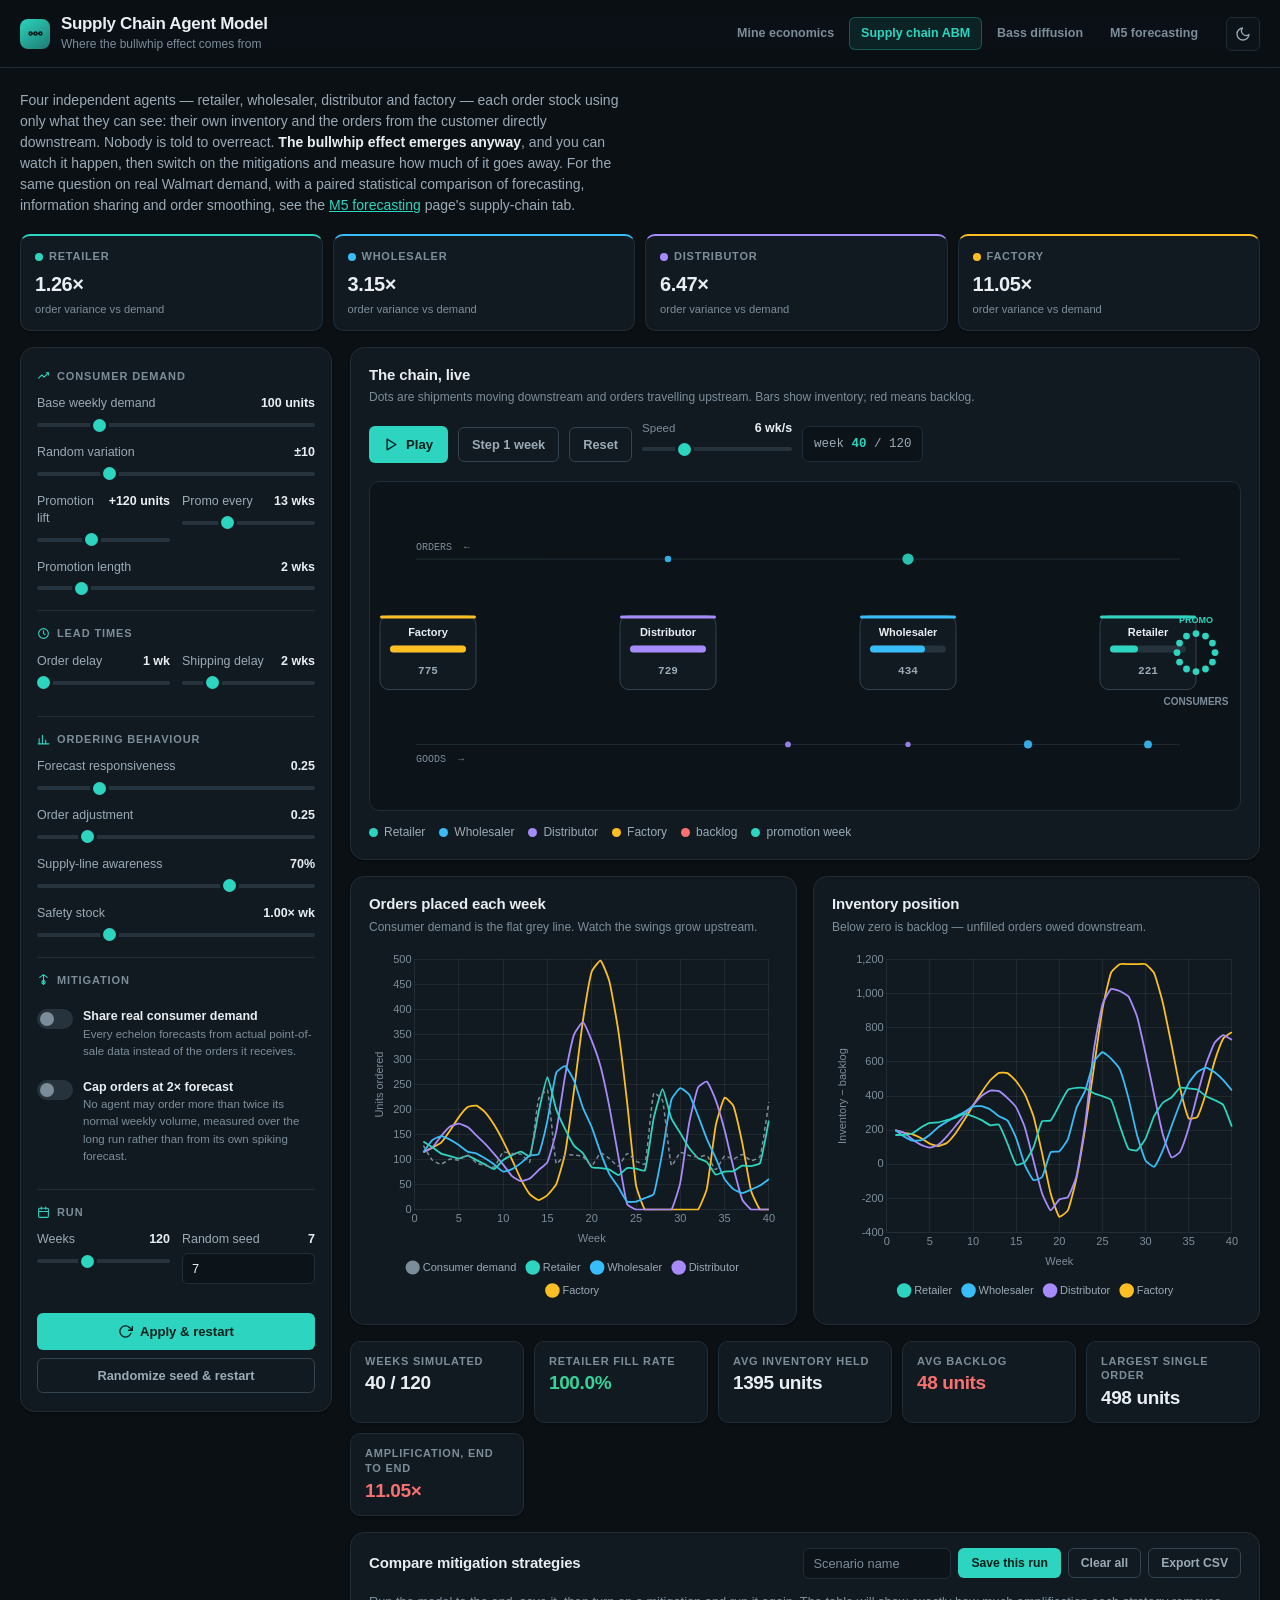
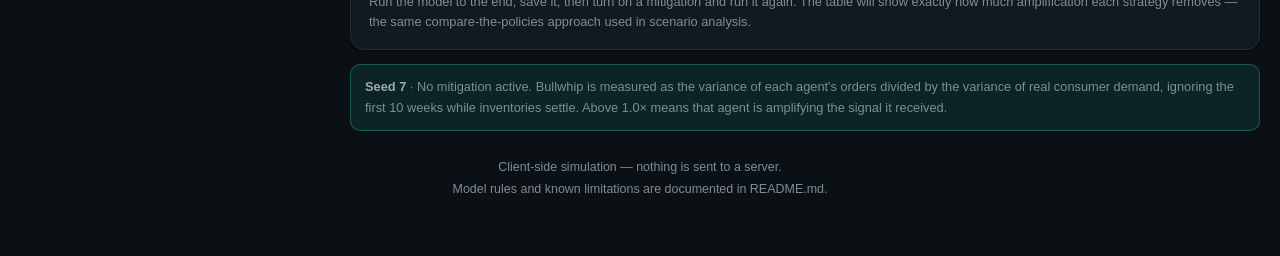
<file: abm.html>
<!DOCTYPE html>
<html lang="en">
<head>
<meta charset="UTF-8">
<meta name="viewport" content="width=device-width, initial-scale=1.0">
<title>Supply Chain Agent Model — bullwhip effect</title>
<link rel="icon" href="data:image/svg+xml,<svg xmlns='http://www.w3.org/2000/svg' viewBox='0 0 16 16'><text y='14' font-size='14'>&#128230;</text></svg>">
<script src="vendor/chart.umd.min.js"></script>
<style>

  /* ---- Tokens: see MASTER.md. Dark is default; [data-theme="light"] overrides. ---- */
  :root{
    --bg:#0B1015; --panel:#121A21; --inset:#0C1319;
    --line:#212D36; --line-strong:#33434F; --track:#26333D;
    --tx:#E8EEF2; --tx2:#9AAAB6; --tx3:#7C8D9A;
    --accent:#2DD4BF; --accent-hi:#5EEAD4; --accent-ink:#04211D;
    --accent-wash:rgba(45,212,191,.10); --accent-line:rgba(45,212,191,.30);
    --pos:#34D399; --neg:#F87171;
    --grid:rgba(232,238,242,.07);
    --e1:0 1px 2px rgba(0,0,0,.45);
    --e2:0 8px 28px rgba(0,0,0,.40);
    --r-sm:6px; --r-md:10px; --r-lg:14px;
    --dur-fast:180ms; --dur-base:280ms; --dur-slow:420ms;
    --ease:cubic-bezier(.16,1,.3,1);
    --ease-fast:cubic-bezier(.22,1,.36,1);
    --ease-exit:cubic-bezier(.4,0,1,1);
    --sans:-apple-system,BlinkMacSystemFont,'Segoe UI',Roboto,'Helvetica Neue',Arial,sans-serif;
    --mono:ui-monospace,SFMono-Regular,'SF Mono',Menlo,Consolas,monospace;
    color-scheme:dark;
  }
  [data-theme="light"]{
    --bg:#F5F7F8; --panel:#FFFFFF; --inset:#F0F3F5;
    --line:#E1E7EA; --line-strong:#C6D0D6; --track:#D8E0E4;
    --tx:#0F1A20; --tx2:#566A78; --tx3:#64748B;
    --accent:#0F766E; --accent-hi:#0D9488; --accent-ink:#FFFFFF;
    --accent-wash:rgba(15,118,110,.08); --accent-line:rgba(15,118,110,.28);
    --pos:#047857; --neg:#DC2626;
    --grid:rgba(15,26,32,.08);
    --e1:0 1px 2px rgba(16,32,40,.06);
    --e2:0 8px 24px rgba(16,32,40,.10);
    color-scheme:light;
  }
  *{box-sizing:border-box}
  html{-webkit-text-size-adjust:100%}
  body{
    margin:0;background:var(--bg);color:var(--tx);font-family:var(--sans);
    font-size:.875rem;line-height:1.5;-webkit-font-smoothing:antialiased;
    padding-block:0 56px;
  }
  .wrap{max-width:1340px;margin:0 auto;padding-inline:20px}
  .num{font-variant-numeric:tabular-nums}

  /* ---- App bar ---- */
  .appbar{
    position:sticky;top:0;z-index:20;background:color-mix(in srgb,var(--bg) 88%,transparent);
    backdrop-filter:saturate(1.6) blur(10px);-webkit-backdrop-filter:saturate(1.6) blur(10px);
    border-bottom:1px solid var(--line);margin-bottom:22px;
  }
  .appbar-in{max-width:1340px;margin:0 auto;padding:14px 20px;
    display:flex;align-items:center;gap:16px;flex-wrap:wrap}
  .brand{display:flex;align-items:center;gap:11px;min-width:0}
  .mark{width:30px;height:30px;border-radius:8px;flex-shrink:0;
    background:linear-gradient(145deg,var(--accent),color-mix(in srgb,var(--accent) 55%,var(--bg)));
    display:grid;place-items:center;color:var(--accent-ink)}
  .mark svg{width:17px;height:17px;display:block}
  .brand h1{font-size:1.0625rem;font-weight:650;letter-spacing:-.02em;margin:0;line-height:1.2}
  .brand p{margin:1px 0 0;font-size:.75rem;color:var(--tx3)}
  .appbar .spacer{flex:1}
  .chip{
    display:inline-flex;align-items:center;gap:6px;font-family:var(--mono);font-size:.7rem;
    color:var(--tx2);background:var(--inset);border:1px solid var(--line);
    padding:5px 9px;border-radius:var(--r-sm);white-space:nowrap;
  }
  .chip b{color:var(--accent);font-weight:600}
  .icon-btn{
    width:34px;height:34px;display:grid;place-items:center;border-radius:var(--r-sm);
    background:var(--inset);border:1px solid var(--line);color:var(--tx2);cursor:pointer;
    transition:color var(--dur-fast) var(--ease-fast),border-color var(--dur-fast) var(--ease-fast),
               background var(--dur-fast) var(--ease-fast);
  }
  .icon-btn:hover{color:var(--accent);border-color:var(--accent-line)}
  .icon-btn:focus-visible{outline:2px solid var(--accent);outline-offset:2px}
  .icon-btn svg{width:16px;height:16px;display:block}
  [data-theme="light"] .moon{display:none}
  :root:not([data-theme="light"]) .sun{display:none}

  /* ---- Cross-page nav (shared with index.html) ---- */
  .nav{display:flex;gap:3px;align-items:center}
  .nav a{
    font-size:.78rem;font-weight:600;color:var(--tx3);text-decoration:none;
    padding:6px 11px;border-radius:var(--r-sm);border:1px solid transparent;
    transition:color var(--dur-fast) var(--ease-fast),background var(--dur-fast) var(--ease-fast),
               border-color var(--dur-fast) var(--ease-fast);
  }
  .nav a:hover{color:var(--tx);background:var(--inset)}
  .nav a.active{color:var(--accent);background:var(--accent-wash);border-color:var(--accent-line)}
  .nav a:focus-visible{outline:2px solid var(--accent);outline-offset:2px}
  @media(max-width:620px){.nav a{padding:6px 8px;font-size:.72rem}}
  @media(max-width:620px){.nav{order:3;width:100%;overflow-x:auto;scrollbar-width:none}.nav a{white-space:nowrap}}

  /* ---- Intro ---- */
  .intro{margin:0 0 18px;color:var(--tx2);font-size:.875rem;max-width:78ch}
  .intro strong{color:var(--tx);font-weight:600}

  /* ---- Hero KPI strip ---- */
  .hero{display:grid;grid-template-columns:repeat(4,1fr);gap:12px;margin-bottom:20px}
  .hero .kpi{padding:15px 17px}
  .hero .kpi .value{font-size:1.875rem;letter-spacing:-.025em}
  @media(max-width:900px){.hero{grid-template-columns:repeat(2,1fr)}}
  @media(max-width:460px){.hero{grid-template-columns:1fr}}

  /* ---- Panels ---- */
  .panel{background:var(--panel);border:1px solid var(--line);border-radius:var(--r-lg);
    box-shadow:var(--e1)}
  .layout{display:grid;grid-template-columns:312px 1fr;gap:18px;align-items:start}
  @media(max-width:1100px){.layout{grid-template-columns:1fr}}

  /* ---- Form ---- */
  .form-panel{padding:6px 16px 18px;position:sticky;top:78px}
  @media(max-width:1100px){.form-panel{position:static}}
  fieldset{border:0;padding:0;margin:0}
  fieldset legend{display:none}
  .group{border-bottom:1px solid var(--line);padding:14px 0}
  .group:last-of-type{border-bottom:0}
  .group-title{
    font-size:.6875rem;font-weight:700;text-transform:uppercase;letter-spacing:.08em;
    color:var(--tx3);margin:0 0 11px;display:flex;align-items:center;gap:7px;
  }
  .group-title svg{width:13px;height:13px;color:var(--accent);flex-shrink:0}
  .field{margin-bottom:11px}
  .field:last-child{margin-bottom:0}
  .field label{display:flex;justify-content:space-between;align-items:baseline;gap:8px;
    font-size:.78rem;color:var(--tx2);margin-bottom:5px;line-height:1.35}
  .field label .val{color:var(--tx);font-weight:600;font-variant-numeric:tabular-nums;
    font-size:.78rem;white-space:nowrap}
  .row2{display:grid;grid-template-columns:1fr 1fr;gap:12px}

  input[type=range]{
    -webkit-appearance:none;appearance:none;width:100%;background:transparent;
    height:16px;margin:0;cursor:pointer;display:block;
  }
  input[type=range]::-webkit-slider-runnable-track{height:4px;background:var(--track);border-radius:99px}
  input[type=range]::-moz-range-track{height:4px;background:var(--track);border-radius:99px}
  input[type=range]::-webkit-slider-thumb{
    -webkit-appearance:none;width:13px;height:13px;border-radius:50%;background:var(--accent);
    margin-top:-4.5px;border:0;box-shadow:0 0 0 3px var(--panel);
    transition:transform var(--dur-fast) var(--ease-fast);
  }
  input[type=range]::-moz-range-thumb{
    width:13px;height:13px;border-radius:50%;background:var(--accent);border:0;
    box-shadow:0 0 0 3px var(--panel);
  }
  input[type=range]:hover::-webkit-slider-thumb{transform:scale(1.18)}
  input[type=range]:focus-visible{outline:2px solid var(--accent);outline-offset:3px;border-radius:99px}

  input[type=number],input[type=text],select{
    width:100%;padding:7px 9px;border:1px solid var(--line);border-radius:var(--r-sm);
    background:var(--inset);color:var(--tx);font-family:inherit;font-size:.8rem;
    transition:border-color var(--dur-fast) var(--ease-fast);
  }
  input[type=number]:hover,input[type=text]:hover,select:hover{border-color:var(--line-strong)}
  input[type=number]:focus-visible,input[type=text]:focus-visible,select:focus-visible{
    outline:2px solid var(--accent);outline-offset:1px;border-color:transparent}
  select{cursor:pointer;padding-right:26px;
    background-image:linear-gradient(45deg,transparent 50%,currentColor 50%),
                     linear-gradient(135deg,currentColor 50%,transparent 50%);
    background-position:calc(100% - 14px) 52%,calc(100% - 9px) 52%;
    background-size:5px 5px,5px 5px;background-repeat:no-repeat}
  ::placeholder{color:var(--tx3)}

  button{font-family:inherit;cursor:pointer;border:1px solid transparent;border-radius:var(--r-sm)}
  .btn-primary{
    width:100%;background:var(--accent);color:var(--accent-ink);font-weight:650;font-size:.82rem;
    padding:10px 14px;display:flex;align-items:center;justify-content:center;gap:7px;
    transition:background var(--dur-fast) var(--ease-fast),transform var(--dur-fast) var(--ease-fast);
  }
  .btn-primary svg{width:15px;height:15px}
  .btn-primary:hover{background:var(--accent-hi)}
  .btn-primary:active{transform:translateY(1px)}
  .btn-primary:focus-visible{outline:2px solid var(--accent);outline-offset:2px}
  .btn-primary:disabled{background:var(--line-strong);color:var(--tx3);cursor:not-allowed}
  .btn-secondary{
    width:100%;background:transparent;border-color:var(--line-strong);color:var(--tx2);
    font-weight:600;font-size:.8rem;padding:9px 14px;
    transition:color var(--dur-fast) var(--ease-fast),border-color var(--dur-fast) var(--ease-fast);
  }
  .btn-secondary:hover{border-color:var(--accent);color:var(--accent)}
  .btn-secondary:focus-visible{outline:2px solid var(--accent);outline-offset:2px}
  .run-row{padding-top:15px;display:grid;gap:8px}

  /* ---- Tabs ---- */
  .tabs{display:flex;gap:2px;position:relative;border-bottom:1px solid var(--line);margin-bottom:16px}
  .tab-btn{
    background:none;border:0;color:var(--tx3);font-size:.82rem;font-weight:600;
    padding:10px 15px;border-radius:var(--r-sm) var(--r-sm) 0 0;
    transition:color var(--dur-fast) var(--ease-fast);
  }
  .tab-btn:hover{color:var(--tx2)}
  .tab-btn.active{color:var(--accent)}
  .tab-btn:focus-visible{outline:2px solid var(--accent);outline-offset:-2px}
  .tab-ink{position:absolute;bottom:-1px;left:0;height:2px;width:1px;background:var(--accent);
    border-radius:2px;transform-origin:left center;
    transition:transform var(--dur-base) var(--ease)}
  .tab-panel{display:none}
  .tab-panel.active{display:block}

  /* ---- Chart ---- */
  .chart-panel{padding:16px 18px 18px;margin-bottom:16px}
  .chart-head{display:flex;justify-content:space-between;align-items:center;gap:12px;
    margin-bottom:14px;flex-wrap:wrap}
  .chart-head h2{font-size:.9375rem;font-weight:600;letter-spacing:-.01em;margin:0}
  .chart-head .sub{font-size:.75rem;color:var(--tx3);margin:2px 0 0;font-weight:400}
  .chart-head select{width:auto;min-width:210px;max-width:100%}
  .chart-box{position:relative;height:356px}
  @media(max-width:600px){.chart-box{height:280px}}

  /* ---- KPI cards ---- */
  .kpi-grid{display:grid;grid-template-columns:repeat(auto-fit,minmax(162px,1fr));gap:10px}
  @media(max-width:760px){.kpi-grid{grid-template-columns:repeat(2,1fr)}}
  .kpi{
    background:var(--panel);border:1px solid var(--line);border-radius:var(--r-md);
    padding:12px 14px;box-shadow:var(--e1);
    transition:transform var(--dur-fast) var(--ease-fast),
               border-color var(--dur-fast) var(--ease-fast),
               box-shadow var(--dur-fast) var(--ease-fast);
  }
  .kpi:hover{transform:translateY(-2px);border-color:var(--line-strong);box-shadow:var(--e2)}
  .kpi .label{font-size:.6875rem;font-weight:600;text-transform:uppercase;letter-spacing:.07em;
    color:var(--tx3);line-height:1.35}
  .kpi .value{font-size:1.1875rem;font-weight:650;letter-spacing:-.02em;margin-top:4px;
    font-variant-numeric:tabular-nums;line-height:1.2}
  .kpi .value.good{color:var(--pos)}
  .kpi .value.bad{color:var(--neg)}

  /* ---- Scenario panel ---- */
  .scenario-panel{padding:15px 18px 17px;margin-top:16px}
  .scenario-head{display:flex;justify-content:space-between;align-items:center;gap:12px;
    flex-wrap:wrap;margin-bottom:13px}
  .scenario-head h3{font-size:.9375rem;font-weight:600;margin:0;letter-spacing:-.01em}
  .scenario-actions{display:flex;gap:7px;flex-wrap:wrap;align-items:center}
  .scenario-actions input[type=text]{width:148px}
  .btn-small{
    background:var(--accent);color:var(--accent-ink);font-weight:600;font-size:.76rem;
    padding:7px 12px;white-space:nowrap;
    transition:background var(--dur-fast) var(--ease-fast),color var(--dur-fast) var(--ease-fast),
               border-color var(--dur-fast) var(--ease-fast);
  }
  .btn-small:hover{background:var(--accent-hi)}
  .btn-small:focus-visible{outline:2px solid var(--accent);outline-offset:2px}
  .btn-small.ghost{background:transparent;border-color:var(--line-strong);color:var(--tx2)}
  .btn-small.ghost:hover{border-color:var(--accent);color:var(--accent);background:transparent}

  .table-scroll{overflow-x:auto;margin:0 -4px;padding:0 4px}
  table.cmp{width:100%;border-collapse:collapse;font-size:.8rem}
  table.cmp th,table.cmp td{text-align:right;padding:9px 10px;white-space:nowrap;
    font-variant-numeric:tabular-nums;border-bottom:1px solid var(--line)}
  table.cmp th:first-child,table.cmp td:first-child{text-align:left}
  table.cmp th{color:var(--tx3);font-size:.6875rem;text-transform:uppercase;
    letter-spacing:.06em;font-weight:700;border-bottom-color:var(--line-strong)}
  table.cmp tbody tr{transition:background var(--dur-fast) var(--ease-fast)}
  table.cmp tbody tr:hover{background:var(--inset)}
  table.cmp tbody tr:last-child td{border-bottom:0}
  table.cmp tr.current td{font-weight:650}
  .swatch{display:inline-block;width:8px;height:8px;border-radius:50%;margin-right:7px;
    vertical-align:middle;flex-shrink:0}
  .row-remove{background:transparent;border:0;color:var(--tx3);cursor:pointer;font-size:.72rem;
    padding:3px 6px;font-weight:600;border-radius:4px;
    transition:color var(--dur-fast) var(--ease-fast)}
  .row-remove:hover{color:var(--neg)}
  .row-remove:focus-visible{outline:2px solid var(--accent);outline-offset:1px}
  .empty-hint{color:var(--tx3);font-size:.8rem;margin:0;line-height:1.6}

  /* ---- Monte Carlo ---- */
  .mc-controls{display:flex;gap:14px;align-items:flex-end;margin-bottom:16px;flex-wrap:wrap}
  .mc-controls .field{margin:0;min-width:168px;flex:0 1 auto}
  .mc-controls .btn-primary{width:auto;padding-inline:18px}
  .mc-stats{display:grid;grid-template-columns:repeat(5,1fr);gap:10px;margin-top:16px}
  @media(max-width:860px){.mc-stats{grid-template-columns:repeat(2,1fr)}}
  @media(max-width:400px){.mc-stats{grid-template-columns:1fr}}

  /* ---- Notes / footer ---- */
  .note{font-size:.8rem;color:var(--tx3);background:var(--accent-wash);
    border:1px solid var(--accent-line);border-radius:var(--r-md);
    padding:12px 14px;margin-top:14px;line-height:1.6}
  .note b{color:var(--tx2);font-weight:600}
  footer{margin-top:26px;color:var(--tx3);font-size:.78rem;text-align:center;line-height:1.7}
  footer a{color:var(--accent);text-decoration:none}
  footer a:hover{text-decoration:underline}

  /* ---- Motion: entrance choreography (transform/opacity only) ---- */
  /* Stagger comes from a CSS delay indexed by --i, so no timer drives the animation. */
  .rise{opacity:0;transform:translateY(12px)}
  .rise.in{opacity:1;transform:none;
    transition:opacity var(--dur-base) var(--ease),transform var(--dur-base) var(--ease);
    transition-delay:calc(var(--i,0) * 45ms)}
  @media (prefers-reduced-motion:reduce){
    *,*::before,*::after{
      animation-duration:.01ms!important;animation-iteration-count:1!important;
      transition-duration:.01ms!important;transition-delay:0ms!important;
      scroll-behavior:auto!important;
    }
    .rise{opacity:1;transform:none}
  }
  /* ---- Cross-page nav (shared with index.html) ---- */
  .nav{display:flex;gap:3px;align-items:center}
  .nav a{
    font-size:.78rem;font-weight:600;color:var(--tx3);text-decoration:none;
    padding:6px 11px;border-radius:var(--r-sm);border:1px solid transparent;
    transition:color var(--dur-fast) var(--ease-fast),background var(--dur-fast) var(--ease-fast),
               border-color var(--dur-fast) var(--ease-fast);
  }
  .nav a:hover{color:var(--tx);background:var(--inset)}
  .nav a.active{color:var(--accent);background:var(--accent-wash);border-color:var(--accent-line)}
  .nav a:focus-visible{outline:2px solid var(--accent);outline-offset:2px}
  @media(max-width:620px){.nav a{padding:6px 8px;font-size:.72rem}}

  /* ---- Agent stage ---- */
  .stage-panel{padding:16px 18px 18px;margin-bottom:16px}
  .stage-wrap{position:relative;width:100%;height:330px;
    background:var(--inset);border:1px solid var(--line);border-radius:var(--r-md);overflow:hidden}
  #stage{display:block;width:100%;height:100%}
  @media(max-width:700px){.stage-wrap{height:260px}}

  .transport{display:flex;align-items:center;gap:10px;flex-wrap:wrap;margin-bottom:13px}
  .transport .btn-primary,.transport .btn-secondary{width:auto}
  .transport .btn-secondary{padding:9px 13px}
  .week-read{
    font-family:var(--mono);font-size:.78rem;color:var(--tx2);background:var(--inset);
    border:1px solid var(--line);border-radius:var(--r-sm);padding:8px 11px;white-space:nowrap;
  }
  .week-read b{color:var(--accent)}
  .speed-field{min-width:150px;flex:0 1 auto}
  .speed-field label{display:flex;justify-content:space-between;gap:8px;
    font-size:.72rem;color:var(--tx3);margin-bottom:4px}
  .speed-field .val{color:var(--tx2);font-weight:600;font-variant-numeric:tabular-nums}

  .legend{display:flex;gap:14px;flex-wrap:wrap;margin-top:12px;font-size:.75rem;color:var(--tx2)}
  .legend span{display:inline-flex;align-items:center;gap:6px}
  .legend i{width:9px;height:9px;border-radius:50%;display:inline-block;flex-shrink:0}
  .legend .bar-key{width:16px;height:5px;border-radius:2px}

  /* ---- Toggle switch ---- */
  .switch-row{display:flex;align-items:flex-start;gap:10px;padding:9px 0}
  .switch{position:relative;flex-shrink:0;width:36px;height:20px;margin-top:1px}
  .switch input{position:absolute;opacity:0;width:100%;height:100%;margin:0;cursor:pointer;z-index:2}
  .switch .slot{
    position:absolute;inset:0;background:var(--track);border-radius:99px;
    transition:background var(--dur-fast) var(--ease-fast);pointer-events:none;
  }
  .switch .knob{
    position:absolute;top:3px;left:3px;width:14px;height:14px;border-radius:50%;
    background:var(--tx3);transition:transform var(--dur-fast) var(--ease-fast),
    background var(--dur-fast) var(--ease-fast);pointer-events:none;
  }
  .switch input:checked ~ .slot{background:var(--accent-wash)}
  .switch input:checked ~ .knob{transform:translateX(16px);background:var(--accent)}
  .switch input:focus-visible ~ .slot{outline:2px solid var(--accent);outline-offset:2px}
  .switch-label{font-size:.78rem;color:var(--tx2);line-height:1.4;cursor:pointer}
  .switch-label b{color:var(--tx);font-weight:600;display:block}
  .switch-label span{font-size:.72rem;color:var(--tx3)}

  /* ---- Bullwhip strip ---- */
  .whip-grid{display:grid;grid-template-columns:repeat(4,1fr);gap:10px;margin-bottom:16px}
  @media(max-width:760px){.whip-grid{grid-template-columns:repeat(2,1fr)}}
  .whip{background:var(--panel);border:1px solid var(--line);border-radius:var(--r-md);
    padding:12px 14px;box-shadow:var(--e1);border-top:2px solid var(--ech)}
  .whip .label{font-size:.6875rem;font-weight:600;text-transform:uppercase;letter-spacing:.07em;
    color:var(--tx3);display:flex;align-items:center;gap:6px}
  .whip .label i{width:8px;height:8px;border-radius:50%;background:var(--ech);flex-shrink:0}
  .whip .value{font-size:1.25rem;font-weight:650;letter-spacing:-.02em;margin-top:4px;
    font-variant-numeric:tabular-nums}
  .whip .foot{font-size:.7rem;color:var(--tx3);margin-top:2px}

  .chart-grid{display:grid;grid-template-columns:1fr 1fr;gap:16px}
  @media(max-width:1000px){.chart-grid{grid-template-columns:1fr}}
</style>
</head>
<body>
<header class="appbar">
  <div class="appbar-in">
    <div class="brand">
      <span class="mark" aria-hidden="true">
        <svg viewBox="0 0 24 24" fill="none" stroke="currentColor" stroke-width="2.2" stroke-linecap="round" stroke-linejoin="round">
          <circle cx="5" cy="12" r="2"/><circle cx="12" cy="12" r="2"/><circle cx="19" cy="12" r="2"/>
          <path d="M7 12h3M14 12h3"/>
        </svg>
      </span>
      <div>
        <h1>Supply Chain Agent Model</h1>
        <p>Where the bullwhip effect comes from</p>
      </div>
    </div>
    <div class="spacer"></div>
    <nav class="nav">
      <a href="index.html">Mine economics</a>
      <a href="abm.html" class="active" aria-current="page">Supply chain ABM</a>
      <a href="bass.html">Bass diffusion</a>
      <a href="m5.html">M5 forecasting</a>
    </nav>
    <button type="button" class="icon-btn" id="themeToggle" aria-label="Switch between dark and light theme">
      <svg class="moon" viewBox="0 0 24 24" fill="none" stroke="currentColor" stroke-width="2" stroke-linecap="round" stroke-linejoin="round"><path d="M21 12.8A9 9 0 1 1 11.2 3a7 7 0 0 0 9.8 9.8z"/></svg>
      <svg class="sun" viewBox="0 0 24 24" fill="none" stroke="currentColor" stroke-width="2" stroke-linecap="round" stroke-linejoin="round"><circle cx="12" cy="12" r="4"/><path d="M12 2v2M12 20v2M4.9 4.9l1.4 1.4M17.7 17.7l1.4 1.4M2 12h2M20 12h2M4.9 19.1l1.4-1.4M17.7 6.3l1.4-1.4"/></svg>
    </button>
  </div>
</header>

<div class="wrap">
  <p class="intro">Four independent agents — retailer, wholesaler, distributor and factory — each order stock using
  only what they can see: their own inventory and the orders from the customer directly downstream. Nobody is told to
  overreact. <strong>The bullwhip effect emerges anyway</strong>, and you can watch it happen, then switch on the
  mitigations and measure how much of it goes away. For the same question on real Walmart demand, with a paired
  statistical comparison of forecasting, information sharing and order smoothing, see the
  <a href="m5.html" style="color:var(--accent)">M5 forecasting</a> page's supply-chain tab.</p>

  <div class="whip-grid" id="whipGrid"></div>

  <div class="layout">
    <form id="form" class="panel form-panel">
      <fieldset>
        <legend>Model inputs</legend>

        <div class="group">
          <h2 class="group-title">
            <svg viewBox="0 0 24 24" fill="none" stroke="currentColor" stroke-width="2" stroke-linecap="round" stroke-linejoin="round"><path d="M3 17l6-6 4 4 8-8"/><path d="M17 7h4v4"/></svg>
            Consumer demand
          </h2>
          <div class="field">
            <label for="baseDemand">Base weekly demand <span class="val" data-out="baseDemand"></span></label>
            <input type="range" id="baseDemand" min="20" max="400" step="10" value="100">
          </div>
          <div class="field">
            <label for="demandNoise">Random variation <span class="val" data-out="demandNoise"></span></label>
            <input type="range" id="demandNoise" min="0" max="40" step="1" value="10">
          </div>
          <div class="row2">
            <div class="field">
              <label for="promoLift">Promotion lift <span class="val" data-out="promoLift"></span></label>
              <input type="range" id="promoLift" min="0" max="300" step="10" value="120">
            </div>
            <div class="field">
              <label for="promoEvery">Promo every <span class="val" data-out="promoEvery"></span></label>
              <input type="range" id="promoEvery" min="0" max="40" step="1" value="13">
            </div>
          </div>
          <div class="field">
            <label for="promoLen">Promotion length <span class="val" data-out="promoLen"></span></label>
            <input type="range" id="promoLen" min="1" max="8" step="1" value="2">
          </div>
        </div>

        <div class="group">
          <h2 class="group-title">
            <svg viewBox="0 0 24 24" fill="none" stroke="currentColor" stroke-width="2" stroke-linecap="round" stroke-linejoin="round"><circle cx="12" cy="12" r="9"/><path d="M12 7v5l3 2"/></svg>
            Lead times
          </h2>
          <div class="row2">
            <div class="field">
              <label for="orderLead">Order delay <span class="val" data-out="orderLead"></span></label>
              <input type="range" id="orderLead" min="1" max="4" step="1" value="1">
            </div>
            <div class="field">
              <label for="shipLead">Shipping delay <span class="val" data-out="shipLead"></span></label>
              <input type="range" id="shipLead" min="1" max="6" step="1" value="2">
            </div>
          </div>
        </div>

        <div class="group">
          <h2 class="group-title">
            <svg viewBox="0 0 24 24" fill="none" stroke="currentColor" stroke-width="2" stroke-linecap="round" stroke-linejoin="round"><path d="M4 20V10M10 20V4M16 20v-7M22 20H2"/></svg>
            Ordering behaviour
          </h2>
          <div class="field">
            <label for="alpha">Forecast responsiveness <span class="val" data-out="alpha"></span></label>
            <input type="range" id="alpha" min="0.05" max="1" step="0.05" value="0.25">
          </div>
          <div class="field">
            <label for="smoothing">Order adjustment <span class="val" data-out="smoothing"></span></label>
            <input type="range" id="smoothing" min="0.1" max="1" step="0.05" value="0.25">
          </div>
          <div class="field">
            <label for="beta">Supply-line awareness <span class="val" data-out="beta"></span></label>
            <input type="range" id="beta" min="0" max="1" step="0.05" value="0.7">
          </div>
          <div class="field">
            <label for="safety">Safety stock <span class="val" data-out="safety"></span></label>
            <input type="range" id="safety" min="0" max="4" step="0.25" value="1">
          </div>
        </div>

        <div class="group">
          <h2 class="group-title">
            <svg viewBox="0 0 24 24" fill="none" stroke="currentColor" stroke-width="2" stroke-linecap="round" stroke-linejoin="round"><path d="M12 3v18M5 8l7-5 7 5"/><circle cx="12" cy="17" r="3"/></svg>
            Mitigation
          </h2>
          <div class="switch-row">
            <label class="switch">
              <input type="checkbox" id="infoShare">
              <span class="slot"></span><span class="knob"></span>
            </label>
            <label for="infoShare" class="switch-label">
              <b>Share real consumer demand</b>
              <span>Every echelon forecasts from actual point-of-sale data instead of the orders it receives.</span>
            </label>
          </div>
          <div class="switch-row">
            <label class="switch">
              <input type="checkbox" id="capOrders">
              <span class="slot"></span><span class="knob"></span>
            </label>
            <label for="capOrders" class="switch-label">
              <b>Cap orders at 2× forecast</b>
              <span>No agent may order more than twice its normal weekly volume, measured over the long run rather than from its own spiking forecast.</span>
            </label>
          </div>
        </div>

        <div class="group">
          <h2 class="group-title">
            <svg viewBox="0 0 24 24" fill="none" stroke="currentColor" stroke-width="2" stroke-linecap="round" stroke-linejoin="round"><rect x="3" y="4" width="18" height="17" rx="2"/><path d="M3 10h18M8 2v4M16 2v4"/></svg>
            Run
          </h2>
          <div class="row2">
            <div class="field">
              <label for="weeks">Weeks <span class="val" data-out="weeks"></span></label>
              <input type="range" id="weeks" min="40" max="260" step="10" value="120">
            </div>
            <div class="field">
              <label for="seed">Random seed <span class="val" data-out="seed"></span></label>
              <input type="number" id="seed" min="1" max="999999" value="7">
            </div>
          </div>
        </div>
      </fieldset>

      <div class="run-row">
        <button type="submit" class="btn-primary">
          <svg viewBox="0 0 24 24" fill="none" stroke="currentColor" stroke-width="2.2" stroke-linecap="round" stroke-linejoin="round"><path d="M23 4v6h-6"/><path d="M20.5 15a9 9 0 1 1-2.1-9.4L23 10"/></svg>
          Apply &amp; restart
        </button>
        <button type="button" id="randomizeSeed" class="btn-secondary">Randomize seed &amp; restart</button>
      </div>
    </form>

    <div>
      <div class="panel stage-panel">
        <div class="chart-head">
          <div>
            <h2>The chain, live</h2>
            <p class="sub">Dots are shipments moving downstream and orders travelling upstream. Bars show inventory; red means backlog.</p>
          </div>
        </div>
        <div class="transport">
          <button type="button" class="btn-primary" id="playBtn">
            <svg id="playIcon" viewBox="0 0 24 24" fill="none" stroke="currentColor" stroke-width="2.2" stroke-linecap="round" stroke-linejoin="round"><path d="M5 3.5v17l14-8.5z"/></svg>
            <span id="playLabel">Play</span>
          </button>
          <button type="button" class="btn-secondary" id="stepBtn">Step 1 week</button>
          <button type="button" class="btn-secondary" id="resetBtn">Reset</button>
          <div class="field speed-field">
            <label for="speed">Speed <span class="val" data-out="speed"></span></label>
            <input type="range" id="speed" min="1" max="20" step="1" value="6">
          </div>
          <div class="week-read">week <b id="weekRead">0</b> / <span id="weekTotal">120</span></div>
        </div>
        <div class="stage-wrap"><canvas id="stage"></canvas></div>
        <div class="legend" id="legend"></div>
      </div>

      <div class="chart-grid">
        <div class="panel chart-panel">
          <div class="chart-head">
            <div>
              <h2>Orders placed each week</h2>
              <p class="sub">Consumer demand is the flat grey line. Watch the swings grow upstream.</p>
            </div>
          </div>
          <div class="chart-box"><canvas id="ordersChart"></canvas></div>
        </div>
        <div class="panel chart-panel">
          <div class="chart-head">
            <div>
              <h2>Inventory position</h2>
              <p class="sub">Below zero is backlog — unfilled orders owed downstream.</p>
            </div>
          </div>
          <div class="chart-box"><canvas id="invChart"></canvas></div>
        </div>
      </div>

      <div class="kpi-grid" id="kpiGrid"></div>

      <div class="panel scenario-panel">
        <div class="scenario-head">
          <h3>Compare mitigation strategies</h3>
          <div class="scenario-actions">
            <input type="text" id="scenarioName" placeholder="Scenario name" aria-label="Scenario name">
            <button type="button" id="saveScenario" class="btn-small">Save this run</button>
            <button type="button" id="clearScenarios" class="btn-small ghost">Clear all</button>
            <button type="button" id="exportCsv" class="btn-small ghost">Export CSV</button>
          </div>
        </div>
        <div id="scenarioTableWrap"></div>
      </div>

      <div class="note" id="runNote"></div>
    </div>
  </div>

  <footer>Client-side simulation — nothing is sent to a server.<br>Model rules and known limitations are documented in README.md.</footer>
</div>

<script>
// ---------- seeded RNG ----------
function mulberry32(seed){
  let a = seed >>> 0;
  return function(){
    a |= 0; a = (a + 0x6D2B79F5) | 0;
    let t = Math.imul(a ^ (a >>> 15), 1 | a);
    t = (t + Math.imul(t ^ (t >>> 7), 61 | t)) ^ t;
    return ((t ^ (t >>> 14)) >>> 0) / 4294967296;
  };
}
function normal(rng, sd){
  let u = 0, v = 0;
  while(u === 0) u = rng();
  while(v === 0) v = rng();
  return sd * Math.sqrt(-2 * Math.log(u)) * Math.cos(2 * Math.PI * v);
}

// Index 0 is closest to the consumer. Each agent only ever sees the orders from index-1.
const ECHELONS = [
  { name:'Retailer',    color:'#2DD4BF' },
  { name:'Wholesaler',  color:'#38BDF8' },
  { name:'Distributor', color:'#A78BFA' },
  { name:'Factory',     color:'#FBBF24' }
];
const WARMUP = 10;

// ---------- theme ----------
const THEME_KEY = 'mpe-theme';
function applyTheme(t){
  if(t === 'light') document.documentElement.setAttribute('data-theme','light');
  else document.documentElement.removeAttribute('data-theme');
  try{ localStorage.setItem(THEME_KEY, t); }catch(e){}
}
try{ if(localStorage.getItem(THEME_KEY) === 'light') applyTheme('light'); }catch(e){}
document.getElementById('themeToggle').addEventListener('click', () => {
  applyTheme(document.documentElement.getAttribute('data-theme') === 'light' ? 'dark' : 'light');
  drawCharts(); draw();
});

const token = n => getComputedStyle(document.documentElement).getPropertyValue(n).trim();
const reducedMotion = () => window.matchMedia('(prefers-reduced-motion: reduce)').matches;

// ---------- inputs ----------
function readParams(){
  const g = id => parseFloat(document.getElementById(id).value);
  return {
    baseDemand:g('baseDemand'), demandNoise:g('demandNoise'),
    promoLift:g('promoLift'), promoEvery:g('promoEvery'), promoLen:g('promoLen'),
    orderLead:g('orderLead'), shipLead:g('shipLead'),
    alpha:g('alpha'), smoothing:g('smoothing'), beta:g('beta'), safety:g('safety'),
    infoShare:document.getElementById('infoShare').checked,
    capOrders:document.getElementById('capOrders').checked,
    weeks:Math.round(g('weeks')), seed:Math.round(g('seed'))
  };
}

const sliderMeta = {
  baseDemand:v=>v+' units', demandNoise:v=>'±'+v, promoLift:v=>'+'+v+' units',
  promoEvery:v=> v===0 ? 'never' : v+' wks', promoLen:v=>v+(v===1?' wk':' wks'),
  orderLead:v=>v+(v===1?' wk':' wks'), shipLead:v=>v+(v===1?' wk':' wks'),
  alpha:v=>v.toFixed(2), smoothing:v=>v.toFixed(2),
  beta:v=> v>=0.99 ? 'full' : (v*100).toFixed(0)+'%', safety:v=>v.toFixed(2)+'× wk',
  weeks:v=>v, seed:v=>v, speed:v=>v+' wk/s'
};
function syncLabels(){
  Object.keys(sliderMeta).forEach(id => {
    const el = document.getElementById(id), out = document.querySelector('[data-out="'+id+'"]');
    if(el && out) out.textContent = sliderMeta[id](parseFloat(el.value));
  });
}
document.querySelectorAll('input[type=range],#seed').forEach(el => el.addEventListener('input', syncLabels));
syncLabels();

// ---------- model ----------
let model, playing = false, lastFrame = 0, weekProgress = 0, scenarios = [];

function createModel(p){
  // Start the chain in equilibrium: on-hand covers one week of demand plus the safety factor,
  // and both pipelines are pre-filled at the base rate. Without this the run opens with a step
  // disturbance and you measure the startup, not the demand variability.
  const inv0 = p.baseDemand * (1 + p.safety);
  const m = {
    p, week:0, rng:mulberry32(p.seed), promoLeft:0,
    demandHist:[], flows:[],
    ech: ECHELONS.map(() => ({
      inv:inv0, backlog:0, forecast:p.baseDemand, slowAvg:p.baseDemand, outstanding:0,
      pendingOrders:[], inbound:[],
      orderHist:[], invHist:[], demandSeen:[],
      shipped:0, demanded:0, holdWeeks:0, backlogWeeks:0
    }))
  };
  m.ech.forEach((e, i) => {
    for(let k = 0; k < p.shipLead; k++) e.inbound.push({ qty:p.baseDemand, arrive:k });
    e.outstanding = p.baseDemand * (p.shipLead + p.orderLead);
    if(i < 3){
      for(let k = 0; k < p.orderLead; k++) m.ech[i+1].pendingOrders.push({ qty:p.baseDemand, arrive:k });
    }
  });
  return m;
}

function consumerDemand(m){
  const p = m.p;
  if(p.promoEvery > 0 && m.promoLeft === 0 && m.week > 0 && m.week % p.promoEvery === 0){
    m.promoLeft = p.promoLen;
  }
  let d = p.baseDemand + normal(m.rng, p.demandNoise);
  if(m.promoLeft > 0){ d += p.promoLift; m.promoLeft--; m.promoActive = true; }
  else m.promoActive = false;
  return Math.max(0, Math.round(d));
}

// One week. Order of operations follows the standard beer-game sequence.
function step(m){
  const p = m.p, w = m.week;

  // 1. goods arriving this week land in inventory
  m.ech.forEach(e => {
    for(let i = e.inbound.length - 1; i >= 0; i--){
      if(e.inbound[i].arrive <= w){
        e.inv += e.inbound[i].qty;
        e.outstanding = Math.max(0, e.outstanding - e.inbound[i].qty);
        e.inbound.splice(i,1);
      }
    }
  });

  // 2. demand reaches the retailer; each upstream agent sees only its own customer's orders
  const demand = consumerDemand(m);
  m.demandHist.push(demand);

  const incoming = m.ech.map((e, i) => {
    if(i === 0) return demand;
    let q = 0;
    for(let k = e.pendingOrders.length - 1; k >= 0; k--){
      if(e.pendingOrders[k].arrive <= w){ q += e.pendingOrders[k].qty; e.pendingOrders.splice(k,1); }
    }
    return q;
  });

  // 3. ship what you can, backlog the rest
  m.ech.forEach((e, i) => {
    e.backlog += incoming[i];
    e.demanded += incoming[i];
    e.demandSeen.push(incoming[i]);
    const ship = Math.min(e.inv, e.backlog);
    e.inv -= ship; e.backlog -= ship; e.shipped += ship;
    if(ship > 0){
      if(i === 0){
        m.flows.push({ kind:'goods', from:0, to:-1, qty:ship, t0:w, t1:w + 0.6 });
      }else{
        const dest = m.ech[i-1];
        dest.inbound.push({ qty:ship, arrive:w + p.shipLead });
        m.flows.push({ kind:'goods', from:i, to:i-1, qty:ship, t0:w, t1:w + p.shipLead });
      }
    }
    e.holdWeeks += e.inv; e.backlogWeeks += e.backlog;
  });

  // 4. forecast, then order. Info sharing swaps the signal, not the policy.
  m.ech.forEach((e, i) => {
    const signal = p.infoShare ? demand : incoming[i];
    e.forecast = p.alpha * signal + (1 - p.alpha) * e.forecast;
    // A deliberately sluggish view of normal volume, used only by the order cap. Capping against
    // the fast forecast is useless: the forecast is itself already inflated by the spike.
    e.slowAvg = 0.05 * signal + 0.95 * e.slowAvg;

    const cover = p.shipLead + p.orderLead + 1;
    const target = e.forecast * cover + p.safety * e.forecast;
    // Everything ordered but not yet received. Omitting this is the classic phantom-ordering
    // bug: the agent re-orders the same shortfall every week and the chain explodes.
    // beta < 1 is the classic beer-game finding: people under-weight what they have already
    // ordered but not yet received, so they order it again. This is the behavioural engine of
    // the bullwhip, distinct from the information delay.
    const position = e.inv - e.backlog + p.beta * e.outstanding;

    // Order-up-to, with partial adjustment. Blending (not adding) forecast and the stock gap
    // keeps the chain at rest when position already equals the target: at equilibrium the gap
    // equals one week of demand, so every smoothing value returns exactly the forecast.
    let order = p.smoothing * (target - position) + (1 - p.smoothing) * e.forecast;
    if(p.capOrders) order = Math.min(order, e.slowAvg * 2);
    order = Math.max(0, Math.round(order));

    e.orderHist.push(order);
    e.invHist.push(e.inv - e.backlog);

    if(order > 0){
      e.outstanding += order;
      if(i < 3){
        m.ech[i+1].pendingOrders.push({ qty:order, arrive:w + p.orderLead });
        m.flows.push({ kind:'order', from:i, to:i+1, qty:order, t0:w, t1:w + Math.max(p.orderLead, 0.6) });
      }else{
        // factory production: no upstream supplier, goods appear after the production lead time
        e.inbound.push({ qty:order, arrive:w + p.shipLead });
        m.flows.push({ kind:'make', from:3, to:3, qty:order, t0:w, t1:w + p.shipLead });
      }
    }
  });

  m.flows = m.flows.filter(f => f.t1 >= w - 1);
  m.week++;
}

function variance(a){
  if(a.length < 2) return 0;
  const mu = a.reduce((s,v) => s+v, 0) / a.length;
  return a.reduce((s,v) => s + (v-mu)**2, 0) / a.length;
}
function stats(m){
  const d = m.demandHist.slice(WARMUP);
  const vd = variance(d);
  const whip = m.ech.map(e => {
    const o = e.orderHist.slice(WARMUP);
    return vd > 0 ? variance(o) / vd : 0;
  });
  const totalDemanded = m.ech[0].demanded, totalShipped = m.ech[0].shipped;
  return {
    whip,
    fillRate: totalDemanded > 0 ? totalShipped / totalDemanded * 100 : 100,
    avgInv: m.ech.reduce((s,e) => s + e.holdWeeks, 0) / Math.max(m.week,1),
    avgBacklog: m.ech.reduce((s,e) => s + e.backlogWeeks, 0) / Math.max(m.week,1),
    peakOrder: Math.max(...m.ech.map(e => Math.max(0, ...e.orderHist))),
    weeks: m.week
  };
}

// ---------- canvas stage ----------
const stage = document.getElementById('stage');
const g2 = stage.getContext('2d');
function fitCanvas(){
  const r = stage.getBoundingClientRect(), dpr = window.devicePixelRatio || 1;
  stage.width = Math.round(r.width * dpr); stage.height = Math.round(r.height * dpr);
  g2.setTransform(dpr, 0, 0, dpr, 0, 0);
  return r;
}
function nodeX(i, W){
  // factory (3) on the left, retailer (0) on the right, consumers beyond
  const left = 58, right = W - 92;
  return left + (right - left) * ((3 - i) / 3);
}
function roundRect(c, x, y, w, h, r){
  c.beginPath();
  c.moveTo(x+r, y); c.arcTo(x+w, y, x+w, y+h, r); c.arcTo(x+w, y+h, x, y+h, r);
  c.arcTo(x, y+h, x, y, r); c.arcTo(x, y, x+w, y, r); c.closePath();
}

function draw(){
  const r = fitCanvas(), W = r.width, H = r.height;
  const t = model.week + (reducedMotion() ? 0 : weekProgress);
  g2.clearRect(0,0,W,H);

  const midY = H * 0.52, orderY = H * 0.235, goodsY = H * 0.80;
  const boxW = Math.min(96, (W - 150) / 4.4), boxH = 74;

  // lanes
  g2.strokeStyle = token('--line'); g2.lineWidth = 1;
  [orderY, goodsY].forEach(y => {
    g2.beginPath(); g2.moveTo(46, y); g2.lineTo(W - 60, y); g2.stroke();
  });
  g2.fillStyle = token('--tx3'); g2.font = '500 10px ' + token('--mono');
  g2.textAlign = 'left';
  g2.fillText('ORDERS  ←', 46, orderY - 9);
  g2.fillText('GOODS  →', 46, goodsY + 18);

  // nodes
  model.ech.forEach((e, i) => {
    const x = nodeX(i, W), col = ECHELONS[i].color;
    const bx = x - boxW/2, by = midY - boxH/2;

    g2.fillStyle = token('--panel');
    g2.strokeStyle = token('--line-strong'); g2.lineWidth = 1;
    roundRect(g2, bx, by, boxW, boxH, 9); g2.fill(); g2.stroke();

    g2.fillStyle = col;
    roundRect(g2, bx, by, boxW, 3, 1.5); g2.fill();

    g2.textAlign = 'center';
    g2.fillStyle = token('--tx');
    g2.font = '600 11px ' + token('--sans');
    g2.fillText(ECHELONS[i].name, x, by + 20);

    // inventory / backlog bar
    const barW = boxW - 20, barX = bx + 10, barY = by + 30;
    const scale = Math.max(model.p.baseDemand * 6, 200);
    g2.fillStyle = token('--track');
    roundRect(g2, barX, barY, barW, 7, 3.5); g2.fill();
    if(e.backlog > 0){
      const w = Math.min(1, e.backlog / scale) * barW;
      g2.fillStyle = token('--neg');
      roundRect(g2, barX, barY, w, 7, 3.5); g2.fill();
    }else{
      const w = Math.min(1, e.inv / scale) * barW;
      g2.fillStyle = col;
      roundRect(g2, barX, barY, Math.max(w, 2), 7, 3.5); g2.fill();
    }

    g2.font = '600 11px ' + token('--mono');
    g2.fillStyle = e.backlog > 0 ? token('--neg') : token('--tx2');
    g2.fillText(e.backlog > 0 ? '−' + Math.round(e.backlog) : Math.round(e.inv), x, by + 58);
  });

  // consumers
  const cx = W - 44;
  g2.textAlign = 'center';
  g2.fillStyle = token('--tx3'); g2.font = '600 10px ' + token('--sans');
  g2.fillText('CONSUMERS', cx, midY + 52);
  const lit = model.promoActive;
  for(let k = 0; k < 12; k++){
    const a = (k / 12) * Math.PI * 2;
    const px = cx + Math.cos(a) * 19, py = midY + Math.sin(a) * 19;
    g2.beginPath(); g2.arc(px, py, lit ? 3.4 : 2.4, 0, Math.PI*2);
    g2.fillStyle = lit ? token('--accent') : token('--tx3');
    g2.fill();
  }
  if(lit){
    g2.fillStyle = token('--accent'); g2.font = '600 9px ' + token('--sans');
    g2.fillText('PROMO', cx, midY - 30);
  }

  // flows
  model.flows.forEach(f => {
    if(t < f.t0 || t > f.t1 + .25) return;
    const prog = Math.max(0, Math.min(1, (t - f.t0) / Math.max(f.t1 - f.t0, .001)));
    const size = Math.max(2.2, Math.min(7, Math.sqrt(f.qty) * .42));
    let x, y, col;
    if(f.kind === 'order'){
      x = nodeX(f.from, W) + (nodeX(f.to, W) - nodeX(f.from, W)) * prog;
      y = orderY; col = ECHELONS[f.from].color;
    }else if(f.kind === 'make'){
      x = nodeX(3, W) - 30; y = midY - 46 - prog * 6; col = ECHELONS[3].color;
    }else{
      const fromX = nodeX(f.from, W);
      const toX = f.to < 0 ? cx : nodeX(f.to, W);
      x = fromX + (toX - fromX) * prog; y = goodsY; col = ECHELONS[f.from].color;
    }
    g2.beginPath(); g2.arc(x, y, size, 0, Math.PI*2);
    g2.fillStyle = col; g2.globalAlpha = f.kind === 'make' ? .55 : .9;
    g2.fill(); g2.globalAlpha = 1;
  });
}

// ---------- charts ----------
let ordersChart, invChart;
function chartBase(titleY){
  const grid = token('--grid'), tx3 = token('--tx3'), line = token('--line');
  return {
    responsive:true, maintainAspectRatio:false, animation:false,
    interaction:{ mode:'index', intersect:false },
    scales:{
      x:{ type:'linear', title:{display:true,text:'Week',color:tx3,font:{size:11}},
          ticks:{precision:0,color:tx3,font:{size:11}}, grid:{color:grid,drawTicks:false},
          border:{color:line} },
      y:{ title:{display:true,text:titleY,color:tx3,font:{size:11}},
          ticks:{color:tx3,font:{size:11}}, grid:{color:grid,drawTicks:false},
          border:{color:line} }
    },
    plugins:{
      legend:{ position:'bottom', labels:{boxWidth:9,boxHeight:9,usePointStyle:true,
               pointStyle:'circle',color:token('--tx2'),font:{size:11},padding:12} },
      tooltip:{ backgroundColor:token('--panel'), borderColor:line, borderWidth:1,
                titleColor:token('--tx2'), bodyColor:token('--tx'), padding:9,
                usePointStyle:true, boxWidth:8, boxHeight:8 }
    }
  };
}
function series(arr){ return arr.map((v,i) => ({x:i+1, y:v})); }

function drawCharts(){
  const oCtx = document.getElementById('ordersChart'), iCtx = document.getElementById('invChart');
  const orderSets = [{
    label:'Consumer demand', data:series(model.demandHist),
    borderColor:token('--tx3'), backgroundColor:token('--tx3'),
    borderWidth:1.5, borderDash:[4,3], pointRadius:0, tension:.15
  }].concat(model.ech.map((e,i) => ({
    label:ECHELONS[i].name, data:series(e.orderHist),
    borderColor:ECHELONS[i].color, backgroundColor:ECHELONS[i].color,
    borderWidth:1.8, pointRadius:0, tension:.15
  })));
  const invSets = model.ech.map((e,i) => ({
    label:ECHELONS[i].name, data:series(e.invHist),
    borderColor:ECHELONS[i].color, backgroundColor:ECHELONS[i].color,
    borderWidth:1.8, pointRadius:0, tension:.15
  }));

  if(ordersChart) ordersChart.destroy();
  if(invChart) invChart.destroy();
  ordersChart = new Chart(oCtx, { type:'line', data:{datasets:orderSets}, options:chartBase('Units ordered') });
  invChart = new Chart(iCtx, { type:'line', data:{datasets:invSets}, options:chartBase('Inventory − backlog') });
}

// ---------- readouts ----------
function renderStats(){
  const s = stats(model);
  document.getElementById('whipGrid').innerHTML = model.ech.map((e,i) => {
    const v = s.whip[i];
    const cls = v > 2 ? 'bad' : v > 1.3 ? '' : 'good';
    return '<div class="whip" style="--ech:' + ECHELONS[i].color + '">' +
      '<div class="label"><i></i>' + ECHELONS[i].name + '</div>' +
      '<div class="value ' + cls + '">' + (model.week > WARMUP ? v.toFixed(2) + '×' : '—') + '</div>' +
      '<div class="foot">order variance vs demand</div></div>';
  }).join('');

  const cards = [
    ['Weeks simulated', model.week + ' / ' + model.p.weeks, ''],
    ['Retailer fill rate', s.fillRate.toFixed(1) + '%', s.fillRate >= 95 ? 'good' : 'bad'],
    ['Avg inventory held', Math.round(s.avgInv) + ' units', ''],
    ['Avg backlog', Math.round(s.avgBacklog) + ' units', s.avgBacklog > 0 ? 'bad' : 'good'],
    ['Largest single order', Math.round(s.peakOrder) + ' units', ''],
    ['Amplification, end to end', model.week > WARMUP ? s.whip[3].toFixed(2) + '×' : '—',
      s.whip[3] > 2 ? 'bad' : 'good']
  ];
  document.getElementById('kpiGrid').innerHTML = cards.map(([l,v,c]) =>
    '<div class="kpi"><div class="label">' + l + '</div><div class="value ' + c + '">' + v + '</div></div>'
  ).join('');

  document.getElementById('weekRead').textContent = model.week;
  document.getElementById('weekTotal').textContent = model.p.weeks;

  const p = model.p;
  const mit = [p.infoShare ? 'demand sharing' : null, p.capOrders ? 'order caps' : null]
    .filter(Boolean).join(' + ');
  document.getElementById('runNote').innerHTML =
    '<b>Seed ' + p.seed + '</b> · ' + (mit ? 'Mitigation active: ' + mit + '.' : 'No mitigation active.') +
    ' Bullwhip is measured as the variance of each agent\'s orders divided by the variance of real consumer ' +
    'demand, ignoring the first ' + WARMUP + ' weeks while inventories settle. Above 1.0× means that agent is ' +
    'amplifying the signal it received.';
}

// ---------- scenarios ----------
function escapeHtml(s){
  return String(s).replace(/[&<>"']/g, c => ({'&':'&amp;','<':'&lt;','>':'&gt;','"':'&quot;',"'":'&#39;'})[c]);
}
function renderScenarioTable(){
  const wrap = document.getElementById('scenarioTableWrap');
  if(scenarios.length === 0){
    wrap.innerHTML = '<p class="empty-hint">Run the model to the end, save it, then turn on a mitigation and ' +
      'run it again. The table will show exactly how much amplification each strategy removes — the same ' +
      'compare-the-policies approach used in scenario analysis.</p>';
    return;
  }
  wrap.innerHTML = '<div class="table-scroll"><table class="cmp"><thead><tr>' +
    '<th>Scenario</th><th>Retailer</th><th>Wholesaler</th><th>Distributor</th><th>Factory</th>' +
    '<th>Fill rate</th><th>Avg inventory</th><th>Mitigation</th><th></th></tr></thead><tbody>' +
    scenarios.map((s,i) =>
      '<tr><td>' + escapeHtml(s.name) + '</td>' +
      s.whip.map(v => '<td>' + v.toFixed(2) + '×</td>').join('') +
      '<td>' + s.fillRate.toFixed(1) + '%</td>' +
      '<td>' + Math.round(s.avgInv) + '</td>' +
      '<td>' + (s.mit || 'none') + '</td>' +
      '<td><button type="button" class="row-remove" data-remove="' + i + '">Remove</button></td></tr>'
    ).join('') + '</tbody></table></div>';
  wrap.querySelectorAll('[data-remove]').forEach(b =>
    b.addEventListener('click', () => { scenarios.splice(parseInt(b.dataset.remove,10),1); renderScenarioTable(); }));
}
document.getElementById('saveScenario').addEventListener('click', () => {
  const input = document.getElementById('scenarioName');
  const s = stats(model), p = model.p;
  scenarios.push({
    name: input.value.trim() || 'Run ' + (scenarios.length + 1),
    whip: s.whip, fillRate: s.fillRate, avgInv: s.avgInv,
    mit: [p.infoShare ? 'sharing' : null, p.capOrders ? 'cap' : null].filter(Boolean).join(' + ')
  });
  input.value = '';
  renderScenarioTable();
});
document.getElementById('clearScenarios').addEventListener('click', () => { scenarios = []; renderScenarioTable(); });
document.getElementById('exportCsv').addEventListener('click', () => {
  const head = ['week','consumer_demand'].concat(
    ECHELONS.map(e => e.name.toLowerCase()+'_orders'),
    ECHELONS.map(e => e.name.toLowerCase()+'_inventory'));
  const rows = model.demandHist.map((d,i) => [i+1, d]
    .concat(model.ech.map(e => e.orderHist[i] ?? ''), model.ech.map(e => e.invHist[i] ?? '')).join(','));
  const blob = new Blob([[head.join(',')].concat(rows).join('\n')], {type:'text/csv'});
  const url = URL.createObjectURL(blob);
  const a = document.createElement('a');
  a.href = url; a.download = 'supply-chain-abm-seed-' + model.p.seed + '.csv'; a.click();
  URL.revokeObjectURL(url);
});

// ---------- loop ----------
function setPlaying(on){
  playing = on;
  document.getElementById('playLabel').textContent = on ? 'Pause' : 'Play';
  document.getElementById('playIcon').innerHTML = on
    ? '<path d="M7 4v16M17 4v16"/>'
    : '<path d="M5 3.5v17l14-8.5z"/>';
  if(on){ lastFrame = performance.now(); requestAnimationFrame(tick); }
}
function tick(now){
  if(!playing) return;
  const dt = Math.min((now - lastFrame) / 1000, .25);
  lastFrame = now;
  const speed = parseFloat(document.getElementById('speed').value);
  weekProgress += dt * speed;
  while(weekProgress >= 1){
    weekProgress -= 1;
    if(model.week >= model.p.weeks){ weekProgress = 0; setPlaying(false); break; }
    step(model);
  }
  if(model.week >= model.p.weeks){ setPlaying(false); weekProgress = 0; }
  draw();
  drawCharts();
  renderStats();
  if(playing) requestAnimationFrame(tick);
}
function stepOnce(){
  if(model.week >= model.p.weeks) return;
  step(model); weekProgress = 0;
  draw(); drawCharts(); renderStats();
}
function reset(){
  setPlaying(false);
  model = createModel(readParams());
  weekProgress = 0;
  draw(); drawCharts(); renderStats(); renderScenarioTable();
}

document.getElementById('playBtn').addEventListener('click', () => {
  if(model.week >= model.p.weeks) reset();
  setPlaying(!playing);
});
document.getElementById('stepBtn').addEventListener('click', () => { setPlaying(false); stepOnce(); });
document.getElementById('resetBtn').addEventListener('click', reset);
document.getElementById('form').addEventListener('submit', e => { e.preventDefault(); reset(); });
document.getElementById('randomizeSeed').addEventListener('click', () => {
  document.getElementById('seed').value = Math.floor(Math.random() * 999999) + 1;
  syncLabels(); reset();
});
['infoShare','capOrders'].forEach(id =>
  document.getElementById(id).addEventListener('change', reset));
window.addEventListener('resize', () => { draw(); });

// ---------- legend + boot ----------
document.getElementById('legend').innerHTML =
  ECHELONS.map(e => '<span><i style="background:' + e.color + '"></i>' + e.name + '</span>').join('') +
  '<span><i style="background:' + token('--neg') + '"></i>backlog</span>' +
  '<span><i style="background:' + token('--accent') + '"></i>promotion week</span>';

reset();
// Run the model straight through once so the charts are populated on arrival.
(function preroll(){
  const target = Math.min(40, model.p.weeks);
  while(model.week < target) step(model);
  draw(); drawCharts(); renderStats();
})();
</script>
</body>
</html>
</file>
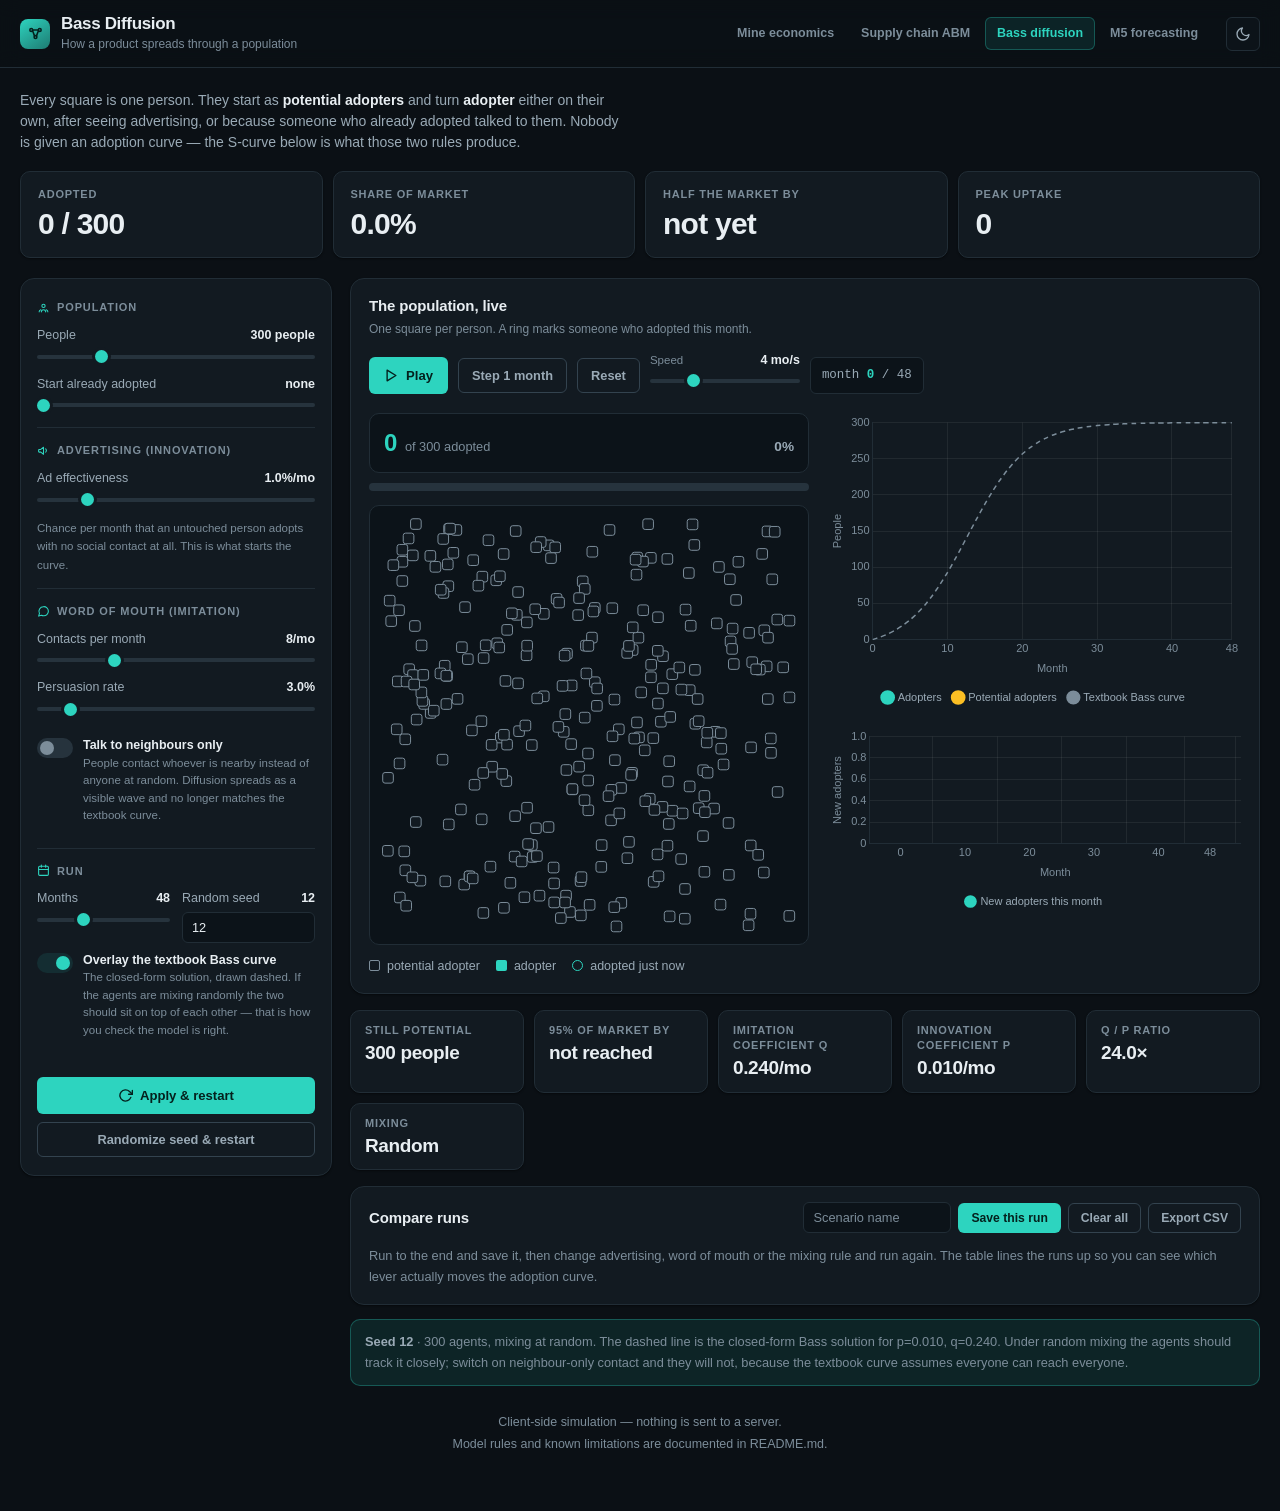
<file: bass.html>
<!DOCTYPE html>
<html lang="en">
<head>
<meta charset="UTF-8">
<meta name="viewport" content="width=device-width, initial-scale=1.0">
<title>Bass Diffusion — agent-based adoption model</title>
<link rel="icon" href="data:image/svg+xml,<svg xmlns='http://www.w3.org/2000/svg' viewBox='0 0 16 16'><text y='14' font-size='14'>&#128225;</text></svg>">
<script src="vendor/chart.umd.min.js"></script>
<style>

  /* ---- Tokens: see MASTER.md. Dark is default; [data-theme="light"] overrides. ---- */
  :root{
    --bg:#0B1015; --panel:#121A21; --inset:#0C1319;
    --line:#212D36; --line-strong:#33434F; --track:#26333D;
    --tx:#E8EEF2; --tx2:#9AAAB6; --tx3:#7C8D9A;
    --accent:#2DD4BF; --accent-hi:#5EEAD4; --accent-ink:#04211D;
    --accent-wash:rgba(45,212,191,.10); --accent-line:rgba(45,212,191,.30);
    --pos:#34D399; --neg:#F87171;
    --grid:rgba(232,238,242,.07);
    --e1:0 1px 2px rgba(0,0,0,.45);
    --e2:0 8px 28px rgba(0,0,0,.40);
    --r-sm:6px; --r-md:10px; --r-lg:14px;
    --dur-fast:180ms; --dur-base:280ms; --dur-slow:420ms;
    --ease:cubic-bezier(.16,1,.3,1);
    --ease-fast:cubic-bezier(.22,1,.36,1);
    --ease-exit:cubic-bezier(.4,0,1,1);
    --sans:-apple-system,BlinkMacSystemFont,'Segoe UI',Roboto,'Helvetica Neue',Arial,sans-serif;
    --mono:ui-monospace,SFMono-Regular,'SF Mono',Menlo,Consolas,monospace;
    color-scheme:dark;
  }
  [data-theme="light"]{
    --bg:#F5F7F8; --panel:#FFFFFF; --inset:#F0F3F5;
    --line:#E1E7EA; --line-strong:#C6D0D6; --track:#D8E0E4;
    --tx:#0F1A20; --tx2:#566A78; --tx3:#64748B;
    --accent:#0F766E; --accent-hi:#0D9488; --accent-ink:#FFFFFF;
    --accent-wash:rgba(15,118,110,.08); --accent-line:rgba(15,118,110,.28);
    --pos:#047857; --neg:#DC2626;
    --grid:rgba(15,26,32,.08);
    --e1:0 1px 2px rgba(16,32,40,.06);
    --e2:0 8px 24px rgba(16,32,40,.10);
    color-scheme:light;
  }
  *{box-sizing:border-box}
  html{-webkit-text-size-adjust:100%}
  body{
    margin:0;background:var(--bg);color:var(--tx);font-family:var(--sans);
    font-size:.875rem;line-height:1.5;-webkit-font-smoothing:antialiased;
    padding-block:0 56px;
  }
  .wrap{max-width:1340px;margin:0 auto;padding-inline:20px}
  .num{font-variant-numeric:tabular-nums}

  /* ---- App bar ---- */
  .appbar{
    position:sticky;top:0;z-index:20;background:color-mix(in srgb,var(--bg) 88%,transparent);
    backdrop-filter:saturate(1.6) blur(10px);-webkit-backdrop-filter:saturate(1.6) blur(10px);
    border-bottom:1px solid var(--line);margin-bottom:22px;
  }
  .appbar-in{max-width:1340px;margin:0 auto;padding:14px 20px;
    display:flex;align-items:center;gap:16px;flex-wrap:wrap}
  .brand{display:flex;align-items:center;gap:11px;min-width:0}
  .mark{width:30px;height:30px;border-radius:8px;flex-shrink:0;
    background:linear-gradient(145deg,var(--accent),color-mix(in srgb,var(--accent) 55%,var(--bg)));
    display:grid;place-items:center;color:var(--accent-ink)}
  .mark svg{width:17px;height:17px;display:block}
  .brand h1{font-size:1.0625rem;font-weight:650;letter-spacing:-.02em;margin:0;line-height:1.2}
  .brand p{margin:1px 0 0;font-size:.75rem;color:var(--tx3)}
  .appbar .spacer{flex:1}
  .chip{
    display:inline-flex;align-items:center;gap:6px;font-family:var(--mono);font-size:.7rem;
    color:var(--tx2);background:var(--inset);border:1px solid var(--line);
    padding:5px 9px;border-radius:var(--r-sm);white-space:nowrap;
  }
  .chip b{color:var(--accent);font-weight:600}
  .icon-btn{
    width:34px;height:34px;display:grid;place-items:center;border-radius:var(--r-sm);
    background:var(--inset);border:1px solid var(--line);color:var(--tx2);cursor:pointer;
    transition:color var(--dur-fast) var(--ease-fast),border-color var(--dur-fast) var(--ease-fast),
               background var(--dur-fast) var(--ease-fast);
  }
  .icon-btn:hover{color:var(--accent);border-color:var(--accent-line)}
  .icon-btn:focus-visible{outline:2px solid var(--accent);outline-offset:2px}
  .icon-btn svg{width:16px;height:16px;display:block}
  [data-theme="light"] .moon{display:none}
  :root:not([data-theme="light"]) .sun{display:none}

  /* ---- Cross-page nav (shared with index.html) ---- */
  .nav{display:flex;gap:3px;align-items:center}
  .nav a{
    font-size:.78rem;font-weight:600;color:var(--tx3);text-decoration:none;
    padding:6px 11px;border-radius:var(--r-sm);border:1px solid transparent;
    transition:color var(--dur-fast) var(--ease-fast),background var(--dur-fast) var(--ease-fast),
               border-color var(--dur-fast) var(--ease-fast);
  }
  .nav a:hover{color:var(--tx);background:var(--inset)}
  .nav a.active{color:var(--accent);background:var(--accent-wash);border-color:var(--accent-line)}
  .nav a:focus-visible{outline:2px solid var(--accent);outline-offset:2px}
  @media(max-width:620px){.nav a{padding:6px 8px;font-size:.72rem}}
  @media(max-width:620px){.nav{order:3;width:100%;overflow-x:auto;scrollbar-width:none}.nav a{white-space:nowrap}}

  /* ---- Intro ---- */
  .intro{margin:0 0 18px;color:var(--tx2);font-size:.875rem;max-width:78ch}
  .intro strong{color:var(--tx);font-weight:600}

  /* ---- Hero KPI strip ---- */
  .hero{display:grid;grid-template-columns:repeat(4,1fr);gap:12px;margin-bottom:20px}
  .hero .kpi{padding:15px 17px}
  .hero .kpi .value{font-size:1.875rem;letter-spacing:-.025em}
  @media(max-width:900px){.hero{grid-template-columns:repeat(2,1fr)}}
  @media(max-width:460px){.hero{grid-template-columns:1fr}}

  /* ---- Panels ---- */
  .panel{background:var(--panel);border:1px solid var(--line);border-radius:var(--r-lg);
    box-shadow:var(--e1)}
  .layout{display:grid;grid-template-columns:312px 1fr;gap:18px;align-items:start}
  @media(max-width:1100px){.layout{grid-template-columns:1fr}}

  /* ---- Form ---- */
  .form-panel{padding:6px 16px 18px;position:sticky;top:78px}
  @media(max-width:1100px){.form-panel{position:static}}
  fieldset{border:0;padding:0;margin:0}
  fieldset legend{display:none}
  .group{border-bottom:1px solid var(--line);padding:14px 0}
  .group:last-of-type{border-bottom:0}
  .group-title{
    font-size:.6875rem;font-weight:700;text-transform:uppercase;letter-spacing:.08em;
    color:var(--tx3);margin:0 0 11px;display:flex;align-items:center;gap:7px;
  }
  .group-title svg{width:13px;height:13px;color:var(--accent);flex-shrink:0}
  .field{margin-bottom:11px}
  .field:last-child{margin-bottom:0}
  .field label{display:flex;justify-content:space-between;align-items:baseline;gap:8px;
    font-size:.78rem;color:var(--tx2);margin-bottom:5px;line-height:1.35}
  .field label .val{color:var(--tx);font-weight:600;font-variant-numeric:tabular-nums;
    font-size:.78rem;white-space:nowrap}
  .row2{display:grid;grid-template-columns:1fr 1fr;gap:12px}

  input[type=range]{
    -webkit-appearance:none;appearance:none;width:100%;background:transparent;
    height:16px;margin:0;cursor:pointer;display:block;
  }
  input[type=range]::-webkit-slider-runnable-track{height:4px;background:var(--track);border-radius:99px}
  input[type=range]::-moz-range-track{height:4px;background:var(--track);border-radius:99px}
  input[type=range]::-webkit-slider-thumb{
    -webkit-appearance:none;width:13px;height:13px;border-radius:50%;background:var(--accent);
    margin-top:-4.5px;border:0;box-shadow:0 0 0 3px var(--panel);
    transition:transform var(--dur-fast) var(--ease-fast);
  }
  input[type=range]::-moz-range-thumb{
    width:13px;height:13px;border-radius:50%;background:var(--accent);border:0;
    box-shadow:0 0 0 3px var(--panel);
  }
  input[type=range]:hover::-webkit-slider-thumb{transform:scale(1.18)}
  input[type=range]:focus-visible{outline:2px solid var(--accent);outline-offset:3px;border-radius:99px}

  input[type=number],input[type=text],select{
    width:100%;padding:7px 9px;border:1px solid var(--line);border-radius:var(--r-sm);
    background:var(--inset);color:var(--tx);font-family:inherit;font-size:.8rem;
    transition:border-color var(--dur-fast) var(--ease-fast);
  }
  input[type=number]:hover,input[type=text]:hover,select:hover{border-color:var(--line-strong)}
  input[type=number]:focus-visible,input[type=text]:focus-visible,select:focus-visible{
    outline:2px solid var(--accent);outline-offset:1px;border-color:transparent}
  select{cursor:pointer;padding-right:26px;
    background-image:linear-gradient(45deg,transparent 50%,currentColor 50%),
                     linear-gradient(135deg,currentColor 50%,transparent 50%);
    background-position:calc(100% - 14px) 52%,calc(100% - 9px) 52%;
    background-size:5px 5px,5px 5px;background-repeat:no-repeat}
  ::placeholder{color:var(--tx3)}

  button{font-family:inherit;cursor:pointer;border:1px solid transparent;border-radius:var(--r-sm)}
  .btn-primary{
    width:100%;background:var(--accent);color:var(--accent-ink);font-weight:650;font-size:.82rem;
    padding:10px 14px;display:flex;align-items:center;justify-content:center;gap:7px;
    transition:background var(--dur-fast) var(--ease-fast),transform var(--dur-fast) var(--ease-fast);
  }
  .btn-primary svg{width:15px;height:15px}
  .btn-primary:hover{background:var(--accent-hi)}
  .btn-primary:active{transform:translateY(1px)}
  .btn-primary:focus-visible{outline:2px solid var(--accent);outline-offset:2px}
  .btn-primary:disabled{background:var(--line-strong);color:var(--tx3);cursor:not-allowed}
  .btn-secondary{
    width:100%;background:transparent;border-color:var(--line-strong);color:var(--tx2);
    font-weight:600;font-size:.8rem;padding:9px 14px;
    transition:color var(--dur-fast) var(--ease-fast),border-color var(--dur-fast) var(--ease-fast);
  }
  .btn-secondary:hover{border-color:var(--accent);color:var(--accent)}
  .btn-secondary:focus-visible{outline:2px solid var(--accent);outline-offset:2px}
  .run-row{padding-top:15px;display:grid;gap:8px}

  /* ---- Tabs ---- */
  .tabs{display:flex;gap:2px;position:relative;border-bottom:1px solid var(--line);margin-bottom:16px}
  .tab-btn{
    background:none;border:0;color:var(--tx3);font-size:.82rem;font-weight:600;
    padding:10px 15px;border-radius:var(--r-sm) var(--r-sm) 0 0;
    transition:color var(--dur-fast) var(--ease-fast);
  }
  .tab-btn:hover{color:var(--tx2)}
  .tab-btn.active{color:var(--accent)}
  .tab-btn:focus-visible{outline:2px solid var(--accent);outline-offset:-2px}
  .tab-ink{position:absolute;bottom:-1px;left:0;height:2px;width:1px;background:var(--accent);
    border-radius:2px;transform-origin:left center;
    transition:transform var(--dur-base) var(--ease)}
  .tab-panel{display:none}
  .tab-panel.active{display:block}

  /* ---- Chart ---- */
  .chart-panel{padding:16px 18px 18px;margin-bottom:16px}
  .chart-head{display:flex;justify-content:space-between;align-items:center;gap:12px;
    margin-bottom:14px;flex-wrap:wrap}
  .chart-head h2{font-size:.9375rem;font-weight:600;letter-spacing:-.01em;margin:0}
  .chart-head .sub{font-size:.75rem;color:var(--tx3);margin:2px 0 0;font-weight:400}
  .chart-head select{width:auto;min-width:210px;max-width:100%}
  .chart-box{position:relative;height:356px}
  @media(max-width:600px){.chart-box{height:280px}}

  /* ---- KPI cards ---- */
  .kpi-grid{display:grid;grid-template-columns:repeat(auto-fit,minmax(162px,1fr));gap:10px}
  @media(max-width:760px){.kpi-grid{grid-template-columns:repeat(2,1fr)}}
  .kpi{
    background:var(--panel);border:1px solid var(--line);border-radius:var(--r-md);
    padding:12px 14px;box-shadow:var(--e1);
    transition:transform var(--dur-fast) var(--ease-fast),
               border-color var(--dur-fast) var(--ease-fast),
               box-shadow var(--dur-fast) var(--ease-fast);
  }
  .kpi:hover{transform:translateY(-2px);border-color:var(--line-strong);box-shadow:var(--e2)}
  .kpi .label{font-size:.6875rem;font-weight:600;text-transform:uppercase;letter-spacing:.07em;
    color:var(--tx3);line-height:1.35}
  .kpi .value{font-size:1.1875rem;font-weight:650;letter-spacing:-.02em;margin-top:4px;
    font-variant-numeric:tabular-nums;line-height:1.2}
  .kpi .value.good{color:var(--pos)}
  .kpi .value.bad{color:var(--neg)}

  /* ---- Scenario panel ---- */
  .scenario-panel{padding:15px 18px 17px;margin-top:16px}
  .scenario-head{display:flex;justify-content:space-between;align-items:center;gap:12px;
    flex-wrap:wrap;margin-bottom:13px}
  .scenario-head h3{font-size:.9375rem;font-weight:600;margin:0;letter-spacing:-.01em}
  .scenario-actions{display:flex;gap:7px;flex-wrap:wrap;align-items:center}
  .scenario-actions input[type=text]{width:148px}
  .btn-small{
    background:var(--accent);color:var(--accent-ink);font-weight:600;font-size:.76rem;
    padding:7px 12px;white-space:nowrap;
    transition:background var(--dur-fast) var(--ease-fast),color var(--dur-fast) var(--ease-fast),
               border-color var(--dur-fast) var(--ease-fast);
  }
  .btn-small:hover{background:var(--accent-hi)}
  .btn-small:focus-visible{outline:2px solid var(--accent);outline-offset:2px}
  .btn-small.ghost{background:transparent;border-color:var(--line-strong);color:var(--tx2)}
  .btn-small.ghost:hover{border-color:var(--accent);color:var(--accent);background:transparent}

  .table-scroll{overflow-x:auto;margin:0 -4px;padding:0 4px}
  table.cmp{width:100%;border-collapse:collapse;font-size:.8rem}
  table.cmp th,table.cmp td{text-align:right;padding:9px 10px;white-space:nowrap;
    font-variant-numeric:tabular-nums;border-bottom:1px solid var(--line)}
  table.cmp th:first-child,table.cmp td:first-child{text-align:left}
  table.cmp th{color:var(--tx3);font-size:.6875rem;text-transform:uppercase;
    letter-spacing:.06em;font-weight:700;border-bottom-color:var(--line-strong)}
  table.cmp tbody tr{transition:background var(--dur-fast) var(--ease-fast)}
  table.cmp tbody tr:hover{background:var(--inset)}
  table.cmp tbody tr:last-child td{border-bottom:0}
  table.cmp tr.current td{font-weight:650}
  .swatch{display:inline-block;width:8px;height:8px;border-radius:50%;margin-right:7px;
    vertical-align:middle;flex-shrink:0}
  .row-remove{background:transparent;border:0;color:var(--tx3);cursor:pointer;font-size:.72rem;
    padding:3px 6px;font-weight:600;border-radius:4px;
    transition:color var(--dur-fast) var(--ease-fast)}
  .row-remove:hover{color:var(--neg)}
  .row-remove:focus-visible{outline:2px solid var(--accent);outline-offset:1px}
  .empty-hint{color:var(--tx3);font-size:.8rem;margin:0;line-height:1.6}

  /* ---- Monte Carlo ---- */
  .mc-controls{display:flex;gap:14px;align-items:flex-end;margin-bottom:16px;flex-wrap:wrap}
  .mc-controls .field{margin:0;min-width:168px;flex:0 1 auto}
  .mc-controls .btn-primary{width:auto;padding-inline:18px}
  .mc-stats{display:grid;grid-template-columns:repeat(5,1fr);gap:10px;margin-top:16px}
  @media(max-width:860px){.mc-stats{grid-template-columns:repeat(2,1fr)}}
  @media(max-width:400px){.mc-stats{grid-template-columns:1fr}}

  /* ---- Notes / footer ---- */
  .note{font-size:.8rem;color:var(--tx3);background:var(--accent-wash);
    border:1px solid var(--accent-line);border-radius:var(--r-md);
    padding:12px 14px;margin-top:14px;line-height:1.6}
  .note b{color:var(--tx2);font-weight:600}
  footer{margin-top:26px;color:var(--tx3);font-size:.78rem;text-align:center;line-height:1.7}
  footer a{color:var(--accent);text-decoration:none}
  footer a:hover{text-decoration:underline}

  /* ---- Motion: entrance choreography (transform/opacity only) ---- */
  /* Stagger comes from a CSS delay indexed by --i, so no timer drives the animation. */
  .rise{opacity:0;transform:translateY(12px)}
  .rise.in{opacity:1;transform:none;
    transition:opacity var(--dur-base) var(--ease),transform var(--dur-base) var(--ease);
    transition-delay:calc(var(--i,0) * 45ms)}
  @media (prefers-reduced-motion:reduce){
    *,*::before,*::after{
      animation-duration:.01ms!important;animation-iteration-count:1!important;
      transition-duration:.01ms!important;transition-delay:0ms!important;
      scroll-behavior:auto!important;
    }
    .rise{opacity:1;transform:none}
  }
  /* ---- Cross-page nav (shared with index.html) ---- */
  .nav{display:flex;gap:3px;align-items:center}
  .nav a{
    font-size:.78rem;font-weight:600;color:var(--tx3);text-decoration:none;
    padding:6px 11px;border-radius:var(--r-sm);border:1px solid transparent;
    transition:color var(--dur-fast) var(--ease-fast),background var(--dur-fast) var(--ease-fast),
               border-color var(--dur-fast) var(--ease-fast);
  }
  .nav a:hover{color:var(--tx);background:var(--inset)}
  .nav a.active{color:var(--accent);background:var(--accent-wash);border-color:var(--accent-line)}
  .nav a:focus-visible{outline:2px solid var(--accent);outline-offset:2px}
  @media(max-width:620px){.nav a{padding:6px 8px;font-size:.72rem}}

  /* ---- Agent stage ---- */
  .stage-panel{padding:16px 18px 18px;margin-bottom:16px}
  .stage-wrap{position:relative;width:100%;height:330px;
    background:var(--inset);border:1px solid var(--line);border-radius:var(--r-md);overflow:hidden}
  #stage{display:block;width:100%;height:100%}
  @media(max-width:700px){.stage-wrap{height:260px}}

  .transport{display:flex;align-items:center;gap:10px;flex-wrap:wrap;margin-bottom:13px}
  .transport .btn-primary,.transport .btn-secondary{width:auto}
  .transport .btn-secondary{padding:9px 13px}
  .week-read{
    font-family:var(--mono);font-size:.78rem;color:var(--tx2);background:var(--inset);
    border:1px solid var(--line);border-radius:var(--r-sm);padding:8px 11px;white-space:nowrap;
  }
  .week-read b{color:var(--accent)}
  .speed-field{min-width:150px;flex:0 1 auto}
  .speed-field label{display:flex;justify-content:space-between;gap:8px;
    font-size:.72rem;color:var(--tx3);margin-bottom:4px}
  .speed-field .val{color:var(--tx2);font-weight:600;font-variant-numeric:tabular-nums}

  .legend{display:flex;gap:14px;flex-wrap:wrap;margin-top:12px;font-size:.75rem;color:var(--tx2)}
  .legend span{display:inline-flex;align-items:center;gap:6px}
  .legend i{width:9px;height:9px;border-radius:50%;display:inline-block;flex-shrink:0}
  .legend .bar-key{width:16px;height:5px;border-radius:2px}

  /* ---- Toggle switch ---- */
  .switch-row{display:flex;align-items:flex-start;gap:10px;padding:9px 0}
  .switch{position:relative;flex-shrink:0;width:36px;height:20px;margin-top:1px}
  .switch input{position:absolute;opacity:0;width:100%;height:100%;margin:0;cursor:pointer;z-index:2}
  .switch .slot{
    position:absolute;inset:0;background:var(--track);border-radius:99px;
    transition:background var(--dur-fast) var(--ease-fast);pointer-events:none;
  }
  .switch .knob{
    position:absolute;top:3px;left:3px;width:14px;height:14px;border-radius:50%;
    background:var(--tx3);transition:transform var(--dur-fast) var(--ease-fast),
    background var(--dur-fast) var(--ease-fast);pointer-events:none;
  }
  .switch input:checked ~ .slot{background:var(--accent-wash)}
  .switch input:checked ~ .knob{transform:translateX(16px);background:var(--accent)}
  .switch input:focus-visible ~ .slot{outline:2px solid var(--accent);outline-offset:2px}
  .switch-label{font-size:.78rem;color:var(--tx2);line-height:1.4;cursor:pointer}
  .switch-label b{color:var(--tx);font-weight:600;display:block}
  .switch-label span{font-size:.72rem;color:var(--tx3)}

  /* ---- Bullwhip strip ---- */
  .whip-grid{display:grid;grid-template-columns:repeat(4,1fr);gap:10px;margin-bottom:16px}
  @media(max-width:760px){.whip-grid{grid-template-columns:repeat(2,1fr)}}
  .whip{background:var(--panel);border:1px solid var(--line);border-radius:var(--r-md);
    padding:12px 14px;box-shadow:var(--e1);border-top:2px solid var(--ech)}
  .whip .label{font-size:.6875rem;font-weight:600;text-transform:uppercase;letter-spacing:.07em;
    color:var(--tx3);display:flex;align-items:center;gap:6px}
  .whip .label i{width:8px;height:8px;border-radius:50%;background:var(--ech);flex-shrink:0}
  .whip .value{font-size:1.25rem;font-weight:650;letter-spacing:-.02em;margin-top:4px;
    font-variant-numeric:tabular-nums}
  .whip .foot{font-size:.7rem;color:var(--tx3);margin-top:2px}

  .chart-grid{display:grid;grid-template-columns:1fr 1fr;gap:16px}
  @media(max-width:1000px){.chart-grid{grid-template-columns:1fr}}
  /* ---- Agent field ---- */
  .field-wrap{position:relative;width:100%;aspect-ratio:1/1;max-height:440px;margin:0 auto;
    background:var(--inset);border:1px solid var(--line);border-radius:var(--r-md);overflow:hidden}
  #field{display:block;width:100%;height:100%}
  .field-col{display:grid;grid-template-columns:minmax(0,440px) 1fr;gap:18px;align-items:start}
  @media(max-width:900px){.field-col{grid-template-columns:1fr}}

  .counter{
    display:flex;align-items:baseline;gap:8px;font-variant-numeric:tabular-nums;
    padding:11px 14px;background:var(--inset);border:1px solid var(--line);
    border-radius:var(--r-md);margin-bottom:10px;
  }
  .counter .big{font-size:1.5rem;font-weight:650;letter-spacing:-.02em;color:var(--accent)}
  .counter .of{font-size:.8rem;color:var(--tx3)}
  .counter .pct{margin-left:auto;font-size:.85rem;font-weight:600;color:var(--tx2)}

  .bar-track{height:8px;background:var(--track);border-radius:99px;overflow:hidden;margin-bottom:14px}
  .bar-fill{height:100%;background:var(--accent);border-radius:99px;width:0;
    transform-origin:left center;transition:width var(--dur-fast) linear}

  .state-key{display:flex;gap:16px;flex-wrap:wrap;font-size:.78rem;color:var(--tx2);margin-top:12px}
  .state-key span{display:inline-flex;align-items:center;gap:7px}
  .state-key i{width:11px;height:11px;border-radius:2px;display:inline-block;flex-shrink:0}
</style>
</head>
<body>
<header class="appbar">
  <div class="appbar-in">
    <div class="brand">
      <span class="mark" aria-hidden="true">
        <svg viewBox="0 0 24 24" fill="none" stroke="currentColor" stroke-width="2.2" stroke-linecap="round" stroke-linejoin="round">
          <circle cx="6" cy="7" r="2"/><circle cx="18" cy="7" r="2"/><circle cx="12" cy="17" r="2"/>
          <path d="M8 8.5 10.5 15M16 8.5 13.5 15M8 7h8"/>
        </svg>
      </span>
      <div>
        <h1>Bass Diffusion</h1>
        <p>How a product spreads through a population</p>
      </div>
    </div>
    <div class="spacer"></div>
    <nav class="nav">
      <a href="index.html">Mine economics</a>
      <a href="abm.html">Supply chain ABM</a>
      <a href="bass.html" class="active" aria-current="page">Bass diffusion</a>
      <a href="m5.html">M5 forecasting</a>
    </nav>
    <button type="button" class="icon-btn" id="themeToggle" aria-label="Switch between dark and light theme">
      <svg class="moon" viewBox="0 0 24 24" fill="none" stroke="currentColor" stroke-width="2" stroke-linecap="round" stroke-linejoin="round"><path d="M21 12.8A9 9 0 1 1 11.2 3a7 7 0 0 0 9.8 9.8z"/></svg>
      <svg class="sun" viewBox="0 0 24 24" fill="none" stroke="currentColor" stroke-width="2" stroke-linecap="round" stroke-linejoin="round"><circle cx="12" cy="12" r="4"/><path d="M12 2v2M12 20v2M4.9 4.9l1.4 1.4M17.7 17.7l1.4 1.4M2 12h2M20 12h2M4.9 19.1l1.4-1.4M17.7 6.3l1.4-1.4"/></svg>
    </button>
  </div>
</header>

<div class="wrap">
  <p class="intro">Every square is one person. They start as <strong>potential adopters</strong> and turn
  <strong>adopter</strong> either on their own, after seeing advertising, or because someone who already adopted
  talked to them. Nobody is given an adoption curve — the S-curve below is what those two rules produce.</p>

  <div class="hero kpi-grid" id="heroGrid"></div>

  <div class="layout">
    <form id="form" class="panel form-panel">
      <fieldset>
        <legend>Model inputs</legend>

        <div class="group">
          <h2 class="group-title">
            <svg viewBox="0 0 24 24" fill="none" stroke="currentColor" stroke-width="2" stroke-linecap="round" stroke-linejoin="round"><path d="M16 20a4 4 0 0 0-8 0"/><circle cx="12" cy="9" r="3"/><path d="M20 20a4 4 0 0 0-3-3.9M4 20a4 4 0 0 1 3-3.9"/></svg>
            Population
          </h2>
          <div class="field">
            <label for="popN">People <span class="val" data-out="popN"></span></label>
            <input type="range" id="popN" min="50" max="1200" step="25" value="300">
          </div>
          <div class="field">
            <label for="seedAdopters">Start already adopted <span class="val" data-out="seedAdopters"></span></label>
            <input type="range" id="seedAdopters" min="0" max="20" step="1" value="0">
          </div>
        </div>

        <div class="group">
          <h2 class="group-title">
            <svg viewBox="0 0 24 24" fill="none" stroke="currentColor" stroke-width="2" stroke-linecap="round" stroke-linejoin="round"><path d="M3 11v3a1 1 0 0 0 1 1h3l5 4V6L7 10H4a1 1 0 0 0-1 1z"/><path d="M16 9a4 4 0 0 1 0 6"/></svg>
            Advertising (innovation)
          </h2>
          <div class="field">
            <label for="pAd">Ad effectiveness <span class="val" data-out="pAd"></span></label>
            <input type="range" id="pAd" min="0" max="0.06" step="0.002" value="0.01">
          </div>
          <p class="empty-hint" style="font-size:.72rem">Chance per month that an untouched person adopts with no
          social contact at all. This is what starts the curve.</p>
        </div>

        <div class="group">
          <h2 class="group-title">
            <svg viewBox="0 0 24 24" fill="none" stroke="currentColor" stroke-width="2" stroke-linecap="round" stroke-linejoin="round"><path d="M21 11.5a8.4 8.4 0 0 1-9 8.4 8.9 8.9 0 0 1-3.8-.9L3 20.5l1.6-4.9A8.4 8.4 0 0 1 12 3.1a8.4 8.4 0 0 1 9 8.4z"/></svg>
            Word of mouth (imitation)
          </h2>
          <div class="field">
            <label for="contactRate">Contacts per month <span class="val" data-out="contactRate"></span></label>
            <input type="range" id="contactRate" min="0" max="30" step="1" value="8">
          </div>
          <div class="field">
            <label for="adoptFrac">Persuasion rate <span class="val" data-out="adoptFrac"></span></label>
            <input type="range" id="adoptFrac" min="0" max="0.3" step="0.005" value="0.03">
          </div>
          <div class="switch-row">
            <label class="switch">
              <input type="checkbox" id="localMix">
              <span class="slot"></span><span class="knob"></span>
            </label>
            <label for="localMix" class="switch-label">
              <b>Talk to neighbours only</b>
              <span>People contact whoever is nearby instead of anyone at random. Diffusion spreads as a visible
              wave and no longer matches the textbook curve.</span>
            </label>
          </div>
          <div class="field" id="radiusField">
            <label for="radius">Neighbourhood size <span class="val" data-out="radius"></span></label>
            <input type="range" id="radius" min="5" max="40" step="1" value="9">
          </div>
        </div>

        <div class="group">
          <h2 class="group-title">
            <svg viewBox="0 0 24 24" fill="none" stroke="currentColor" stroke-width="2" stroke-linecap="round" stroke-linejoin="round"><rect x="3" y="4" width="18" height="17" rx="2"/><path d="M3 10h18M8 2v4M16 2v4"/></svg>
            Run
          </h2>
          <div class="row2">
            <div class="field">
              <label for="months">Months <span class="val" data-out="months"></span></label>
              <input type="range" id="months" min="12" max="120" step="6" value="48">
            </div>
            <div class="field">
              <label for="seed">Random seed <span class="val" data-out="seed"></span></label>
              <input type="number" id="seed" min="1" max="999999" value="12">
            </div>
          </div>
          <div class="switch-row">
            <label class="switch">
              <input type="checkbox" id="showAnalytic" checked>
              <span class="slot"></span><span class="knob"></span>
            </label>
            <label for="showAnalytic" class="switch-label">
              <b>Overlay the textbook Bass curve</b>
              <span>The closed-form solution, drawn dashed. If the agents are mixing randomly the two should sit on
              top of each other — that is how you check the model is right.</span>
            </label>
          </div>
        </div>
      </fieldset>

      <div class="run-row">
        <button type="submit" class="btn-primary">
          <svg viewBox="0 0 24 24" fill="none" stroke="currentColor" stroke-width="2.2" stroke-linecap="round" stroke-linejoin="round"><path d="M23 4v6h-6"/><path d="M20.5 15a9 9 0 1 1-2.1-9.4L23 10"/></svg>
          Apply &amp; restart
        </button>
        <button type="button" id="randomizeSeed" class="btn-secondary">Randomize seed &amp; restart</button>
      </div>
    </form>

    <div>
      <div class="panel stage-panel">
        <div class="chart-head">
          <div>
            <h2>The population, live</h2>
            <p class="sub">One square per person. A ring marks someone who adopted this month.</p>
          </div>
        </div>
        <div class="transport">
          <button type="button" class="btn-primary" id="playBtn">
            <svg id="playIcon" viewBox="0 0 24 24" fill="none" stroke="currentColor" stroke-width="2.2" stroke-linecap="round" stroke-linejoin="round"><path d="M5 3.5v17l14-8.5z"/></svg>
            <span id="playLabel">Play</span>
          </button>
          <button type="button" class="btn-secondary" id="stepBtn">Step 1 month</button>
          <button type="button" class="btn-secondary" id="resetBtn">Reset</button>
          <div class="field speed-field">
            <label for="speed">Speed <span class="val" data-out="speed"></span></label>
            <input type="range" id="speed" min="1" max="12" step="1" value="4">
          </div>
          <div class="week-read">month <b id="monthRead">0</b> / <span id="monthTotal">48</span></div>
        </div>

        <div class="field-col">
          <div>
            <div class="counter">
              <span class="big" id="adopterCount">0</span>
              <span class="of">of <span id="popRead">300</span> adopted</span>
              <span class="pct" id="adoptPct">0%</span>
            </div>
            <div class="bar-track"><div class="bar-fill" id="adoptBar"></div></div>
            <div class="field-wrap"><canvas id="field"></canvas></div>
            <div class="state-key" id="stateKey"></div>
          </div>
          <div>
            <div class="chart-box" style="height:300px"><canvas id="popChart"></canvas></div>
            <div class="chart-box" style="height:190px;margin-top:14px"><canvas id="rateChart"></canvas></div>
          </div>
        </div>
      </div>

      <div class="kpi-grid" id="kpiGrid"></div>

      <div class="panel scenario-panel">
        <div class="scenario-head">
          <h3>Compare runs</h3>
          <div class="scenario-actions">
            <input type="text" id="scenarioName" placeholder="Scenario name" aria-label="Scenario name">
            <button type="button" id="saveScenario" class="btn-small">Save this run</button>
            <button type="button" id="clearScenarios" class="btn-small ghost">Clear all</button>
            <button type="button" id="exportCsv" class="btn-small ghost">Export CSV</button>
          </div>
        </div>
        <div id="scenarioTableWrap"></div>
      </div>

      <div class="note" id="runNote"></div>
    </div>
  </div>

  <footer>Client-side simulation — nothing is sent to a server.<br>Model rules and known limitations are documented in README.md.</footer>
</div>

<script>
// ---------- seeded RNG ----------
function mulberry32(seed){
  let a = seed >>> 0;
  return function(){
    a |= 0; a = (a + 0x6D2B79F5) | 0;
    let t = Math.imul(a ^ (a >>> 15), 1 | a);
    t = (t + Math.imul(t ^ (t >>> 7), 61 | t)) ^ t;
    return ((t ^ (t >>> 14)) >>> 0) / 4294967296;
  };
}
const DT = 0.2;              // months advanced per internal tick
const POTENTIAL = 0, ADOPTER = 1;

// ---------- theme ----------
const THEME_KEY = 'mpe-theme';
function applyTheme(t){
  if(t === 'light') document.documentElement.setAttribute('data-theme','light');
  else document.documentElement.removeAttribute('data-theme');
  try{ localStorage.setItem(THEME_KEY, t); }catch(e){}
}
try{ if(localStorage.getItem(THEME_KEY) === 'light') applyTheme('light'); }catch(e){}
document.getElementById('themeToggle').addEventListener('click', () => {
  applyTheme(document.documentElement.getAttribute('data-theme') === 'light' ? 'dark' : 'light');
  drawCharts(); draw();
});
const token = n => getComputedStyle(document.documentElement).getPropertyValue(n).trim();
const reducedMotion = () => window.matchMedia('(prefers-reduced-motion: reduce)').matches;

// ---------- inputs ----------
function readParams(){
  const g = id => parseFloat(document.getElementById(id).value);
  return {
    popN:Math.round(g('popN')), seedAdopters:Math.round(g('seedAdopters')),
    pAd:g('pAd'), contactRate:g('contactRate'), adoptFrac:g('adoptFrac'),
    localMix:document.getElementById('localMix').checked, radius:g('radius'),
    months:Math.round(g('months')), seed:Math.round(g('seed')),
    showAnalytic:document.getElementById('showAnalytic').checked
  };
}
const sliderMeta = {
  popN:v=>v+' people', seedAdopters:v=> v===0 ? 'none' : v+' people',
  pAd:v=>(v*100).toFixed(1)+'%/mo', contactRate:v=>v+'/mo',
  adoptFrac:v=>(v*100).toFixed(1)+'%', radius:v=>v+'% of field',
  months:v=>v, seed:v=>v, speed:v=>v+' mo/s'
};
function syncLabels(){
  Object.keys(sliderMeta).forEach(id => {
    const el = document.getElementById(id), out = document.querySelector('[data-out="'+id+'"]');
    if(el && out) out.textContent = sliderMeta[id](parseFloat(el.value));
  });
}
document.querySelectorAll('input[type=range],#seed').forEach(el => el.addEventListener('input', syncLabels));
syncLabels();

// ---------- model ----------
let model, playing = false, lastFrame = 0, scenarios = [], timeBudget = 0;

function createModel(p){
  const rng = mulberry32(p.seed);
  const agents = [];
  for(let i = 0; i < p.popN; i++){
    agents.push({
      x: 0.04 + rng() * 0.92, y: 0.04 + rng() * 0.92,
      state: POTENTIAL, adoptedAt: -1, flash: 0, via: null
    });
  }
  // seeded early adopters
  for(let i = 0; i < Math.min(p.seedAdopters, p.popN); i++){
    agents[Math.floor(rng() * p.popN)].state = ADOPTER;
  }

  const m = {
    p, rng, agents, t:0, tick:0,
    hist:[{ t:0, adopters:agents.filter(a => a.state === ADOPTER).length,
            potential:agents.filter(a => a.state === POTENTIAL).length, newAdopters:0 }],
    pendingNew:0, links:[], neighbors:null
  };

  if(p.localMix){
    const r2 = (p.radius / 100) ** 2;
    m.neighbors = agents.map((a, i) => {
      const list = [];
      agents.forEach((b, j) => {
        if(i === j) return;
        const dx = a.x - b.x, dy = a.y - b.y;
        if(dx*dx + dy*dy <= r2) list.push(j);
      });
      return list;
    });
  }
  return m;
}

// Advance DT months. Each potential adopter may adopt from advertising, or from a conversation
// with someone who has already adopted.
function tickModel(m){
  const p = m.p, rng = m.rng, n = m.agents.length;
  const pAdStep = 1 - Math.exp(-p.pAd * DT);
  const contacts = p.contactRate * DT;

  const adoptedNow = [];
  for(let i = 0; i < n; i++){
    const a = m.agents[i];
    if(a.state !== POTENTIAL) continue;

    if(rng() < pAdStep){ adoptedNow.push([i, null]); continue; }

    let k = Math.floor(contacts);
    if(rng() < contacts - k) k++;
    for(let c = 0; c < k; c++){
      let j;
      if(p.localMix){
        const list = m.neighbors[i];
        if(!list.length) break;
        j = list[Math.floor(rng() * list.length)];
      }else{
        j = Math.floor(rng() * n);
        if(j === i) continue;
      }
      if(m.agents[j].state === ADOPTER && rng() < p.adoptFrac){
        adoptedNow.push([i, j]);
        break;
      }
    }
  }

  adoptedNow.forEach(([i, from]) => {
    const a = m.agents[i];
    a.state = ADOPTER; a.adoptedAt = m.t; a.flash = 1; a.via = from;
    if(from !== null) m.links.push({ a:i, b:from, life:1 });
  });
  m.pendingNew += adoptedNow.length;

  m.t += DT;
  m.tick++;

  // record one point per whole month
  if(m.tick % Math.round(1 / DT) === 0){
    const adopters = m.agents.reduce((s,a) => s + (a.state === ADOPTER ? 1 : 0), 0);
    m.hist.push({ t:Math.round(m.t), adopters, potential:n - adopters, newAdopters:m.pendingNew });
    m.pendingNew = 0;
  }

  m.agents.forEach(a => { if(a.flash > 0) a.flash = Math.max(0, a.flash - DT * 1.6); });
  m.links.forEach(l => l.life -= DT * 1.8);
  m.links = m.links.filter(l => l.life > 0);
}

// Closed-form Bass: F(t) = (1 - e^-(p+q)t) / (1 + (q/p) e^-(p+q)t)
function analyticSeries(p, months){
  const q = p.contactRate * p.adoptFrac;
  const pp = Math.max(p.pAd, 1e-9);
  const out = [];
  for(let t = 0; t <= months; t++){
    const e = Math.exp(-(pp + q) * t);
    const F = (1 - e) / (1 + (q / pp) * e);
    out.push({ x:t, y:F * p.popN });
  }
  return out;
}

function summarize(m){
  const n = m.agents.length;
  const adopters = m.hist[m.hist.length - 1].adopters;
  const find = frac => {
    const hit = m.hist.find(h => h.adopters >= n * frac);
    return hit ? hit.t : null;
  };
  let peak = 0, peakT = null;
  m.hist.forEach(h => { if(h.newAdopters > peak){ peak = h.newAdopters; peakT = h.t; } });
  const q = m.p.contactRate * m.p.adoptFrac;
  return { adopters, pct:adopters / n * 100, t50:find(0.5), t95:find(0.95),
           peak, peakT, q, ratio: q / Math.max(m.p.pAd, 1e-9) };
}

// ---------- field ----------
const field = document.getElementById('field');
const fx = field.getContext('2d');
function fitField(){
  const r = field.getBoundingClientRect(), dpr = window.devicePixelRatio || 1;
  field.width = Math.round(r.width * dpr); field.height = Math.round(r.height * dpr);
  fx.setTransform(dpr, 0, 0, dpr, 0, 0);
  return r;
}
function draw(){
  const r = fitField(), W = r.width, H = r.height;
  fx.clearRect(0, 0, W, H);
  const n = model.agents.length;
  const size = Math.max(4, Math.min(13, Math.sqrt((W * H) / n) * 0.42));
  const potCol = token('--tx3'), adCol = token('--accent'), panel = token('--panel');

  // word-of-mouth links, drawn under the agents
  if(!reducedMotion()){
    model.links.forEach(l => {
      const a = model.agents[l.a], b = model.agents[l.b];
      fx.globalAlpha = Math.max(0, l.life) * .5;
      fx.strokeStyle = adCol; fx.lineWidth = 1;
      fx.beginPath(); fx.moveTo(a.x * W, a.y * H); fx.lineTo(b.x * W, b.y * H); fx.stroke();
    });
    fx.globalAlpha = 1;
  }

  model.agents.forEach(a => {
    const x = a.x * W - size/2, y = a.y * H - size/2;
    const adopted = a.state === ADOPTER;
    fx.fillStyle = adopted ? adCol : panel;
    fx.strokeStyle = adopted ? adCol : potCol;
    fx.lineWidth = 1;
    fx.beginPath();
    const rad = Math.max(1, size * 0.22);
    fx.moveTo(x + rad, y);
    fx.arcTo(x + size, y, x + size, y + size, rad);
    fx.arcTo(x + size, y + size, x, y + size, rad);
    fx.arcTo(x, y + size, x, y, rad);
    fx.arcTo(x, y, x + size, y, rad);
    fx.closePath();
    fx.fill(); fx.stroke();

    if(a.flash > 0 && !reducedMotion()){
      fx.globalAlpha = a.flash;
      fx.strokeStyle = adCol; fx.lineWidth = 1.5;
      fx.beginPath();
      fx.arc(a.x * W, a.y * H, size * (1.1 + (1 - a.flash) * 1.1), 0, Math.PI * 2);
      fx.stroke();
      fx.globalAlpha = 1;
    }
  });
}

// ---------- charts ----------
let popChart, rateChart;
function chartOpts(yLabel, extra){
  const grid = token('--grid'), tx3 = token('--tx3'), line = token('--line');
  return Object.assign({
    responsive:true, maintainAspectRatio:false, animation:false,
    interaction:{ mode:'index', intersect:false },
    scales:{
      x:{ type:'linear', title:{display:true,text:'Month',color:tx3,font:{size:11}},
          ticks:{precision:0,color:tx3,font:{size:11}}, grid:{color:grid,drawTicks:false},
          border:{color:line}, min:0, max:model.p.months },
      y:{ beginAtZero:true, title:{display:true,text:yLabel,color:tx3,font:{size:11}},
          ticks:{color:tx3,font:{size:11}}, grid:{color:grid,drawTicks:false}, border:{color:line} }
    },
    plugins:{
      legend:{ position:'bottom', labels:{boxWidth:9,boxHeight:9,usePointStyle:true,
               pointStyle:'circle',color:token('--tx2'),font:{size:11},padding:12} },
      tooltip:{ backgroundColor:token('--panel'), borderColor:line, borderWidth:1,
                titleColor:token('--tx2'), bodyColor:token('--tx'), padding:9,
                usePointStyle:true, boxWidth:8, boxHeight:8,
                callbacks:{ title:i => 'Month ' + i[0].parsed.x } }
    }
  }, extra || {});
}

function drawCharts(){
  const adCol = token('--accent'), potCol = token('--tx3'), warn = '#FBBF24';
  const sets = [
    { label:'Adopters', data:model.hist.map(h => ({x:h.t, y:h.adopters})),
      borderColor:adCol, backgroundColor:adCol, borderWidth:2, pointRadius:0, tension:.2, fill:false },
    { label:'Potential adopters', data:model.hist.map(h => ({x:h.t, y:h.potential})),
      borderColor:warn, backgroundColor:warn, borderWidth:2, pointRadius:0, tension:.2, fill:false }
  ];
  if(model.p.showAnalytic){
    sets.push({ label:'Textbook Bass curve', data:analyticSeries(model.p, model.p.months),
      borderColor:potCol, backgroundColor:potCol, borderWidth:1.5, borderDash:[5,4],
      pointRadius:0, tension:.2, fill:false });
  }
  if(popChart) popChart.destroy();
  popChart = new Chart(document.getElementById('popChart'), {
    type:'line', data:{datasets:sets}, options:chartOpts('People')
  });

  if(rateChart) rateChart.destroy();
  rateChart = new Chart(document.getElementById('rateChart'), {
    type:'bar',
    data:{ datasets:[{ label:'New adopters this month',
      data:model.hist.filter(h => h.t > 0).map(h => ({x:h.t, y:h.newAdopters})),
      backgroundColor:adCol, borderColor:adCol, borderWidth:0, barPercentage:1, categoryPercentage:1 }] },
    options:chartOpts('New adopters')
  });
}

// ---------- readouts ----------
function renderStats(){
  const s = summarize(model), n = model.agents.length;
  document.getElementById('adopterCount').textContent = s.adopters;
  document.getElementById('popRead').textContent = n;
  document.getElementById('adoptPct').textContent = s.pct.toFixed(0) + '%';
  document.getElementById('adoptBar').style.width = s.pct + '%';
  document.getElementById('monthRead').textContent = Math.round(model.t);
  document.getElementById('monthTotal').textContent = model.p.months;

  document.getElementById('heroGrid').innerHTML = [
    ['Adopted', s.adopters + ' / ' + n, s.pct >= 50 ? 'good' : ''],
    ['Share of market', s.pct.toFixed(1) + '%', s.pct >= 50 ? 'good' : ''],
    ['Half the market by', s.t50 ? 'Month ' + s.t50 : 'not yet', s.t50 ? 'good' : ''],
    ['Peak uptake', s.peak + (s.peakT !== null ? ' in month ' + s.peakT : ''), '']
  ].map(([l,v,c]) => '<div class="kpi"><div class="label">' + l + '</div>' +
     '<div class="value ' + c + '">' + v + '</div></div>').join('');

  document.getElementById('kpiGrid').innerHTML = [
    ['Still potential', (n - s.adopters) + ' people', ''],
    ['95% of market by', s.t95 ? 'Month ' + s.t95 : 'not reached', ''],
    ['Imitation coefficient q', s.q.toFixed(3) + '/mo', ''],
    ['Innovation coefficient p', model.p.pAd.toFixed(3) + '/mo', ''],
    ['q / p ratio', s.ratio.toFixed(1) + '×', ''],
    ['Mixing', model.p.localMix ? 'Neighbours only' : 'Random', '']
  ].map(([l,v,c]) => '<div class="kpi"><div class="label">' + l + '</div>' +
     '<div class="value ' + c + '">' + v + '</div></div>').join('');

  const p = model.p;
  document.getElementById('runNote').innerHTML =
    '<b>Seed ' + p.seed + '</b> · ' + n + ' agents, ' +
    (p.localMix ? 'contacting neighbours within ' + p.radius + '% of the field.' : 'mixing at random.') +
    ' The dashed line is the closed-form Bass solution for p=' + p.pAd.toFixed(3) + ', q=' + s.q.toFixed(3) +
    '. Under random mixing the agents should track it closely; switch on neighbour-only contact and they ' +
    'will not, because the textbook curve assumes everyone can reach everyone.';
}

// ---------- scenarios ----------
function escapeHtml(s){
  return String(s).replace(/[&<>"']/g, c => ({'&':'&amp;','<':'&lt;','>':'&gt;','"':'&quot;',"'":'&#39;'})[c]);
}
function renderScenarioTable(){
  const wrap = document.getElementById('scenarioTableWrap');
  if(!scenarios.length){
    wrap.innerHTML = '<p class="empty-hint">Run to the end and save it, then change advertising, word of mouth ' +
      'or the mixing rule and run again. The table lines the runs up so you can see which lever actually moves ' +
      'the adoption curve.</p>';
    return;
  }
  wrap.innerHTML = '<div class="table-scroll"><table class="cmp"><thead><tr>' +
    '<th>Scenario</th><th>Adopted</th><th>Share</th><th>Half by</th><th>95% by</th>' +
    '<th>Peak/mo</th><th>q/p</th><th>Mixing</th><th></th></tr></thead><tbody>' +
    scenarios.map((s,i) =>
      '<tr><td>' + escapeHtml(s.name) + '</td><td>' + s.adopters + '</td>' +
      '<td>' + s.pct.toFixed(1) + '%</td>' +
      '<td>' + (s.t50 ? 'M' + s.t50 : '—') + '</td>' +
      '<td>' + (s.t95 ? 'M' + s.t95 : '—') + '</td>' +
      '<td>' + s.peak + '</td><td>' + s.ratio.toFixed(1) + '×</td><td>' + s.mixing + '</td>' +
      '<td><button type="button" class="row-remove" data-remove="' + i + '">Remove</button></td></tr>'
    ).join('') + '</tbody></table></div>';
  wrap.querySelectorAll('[data-remove]').forEach(b =>
    b.addEventListener('click', () => { scenarios.splice(parseInt(b.dataset.remove,10),1); renderScenarioTable(); }));
}
document.getElementById('saveScenario').addEventListener('click', () => {
  const input = document.getElementById('scenarioName'), s = summarize(model);
  scenarios.push({ name:input.value.trim() || 'Run ' + (scenarios.length + 1),
    adopters:s.adopters, pct:s.pct, t50:s.t50, t95:s.t95, peak:s.peak, ratio:s.ratio,
    mixing: model.p.localMix ? 'neighbours' : 'random' });
  input.value = '';
  renderScenarioTable();
});
document.getElementById('clearScenarios').addEventListener('click', () => { scenarios = []; renderScenarioTable(); });
document.getElementById('exportCsv').addEventListener('click', () => {
  const rows = [['month','adopters','potential','new_adopters']].concat(
    model.hist.map(h => [h.t, h.adopters, h.potential, h.newAdopters]));
  const blob = new Blob([rows.map(r => r.join(',')).join('\n')], {type:'text/csv'});
  const url = URL.createObjectURL(blob);
  const a = document.createElement('a');
  a.href = url; a.download = 'bass-diffusion-seed-' + model.p.seed + '.csv'; a.click();
  URL.revokeObjectURL(url);
});

// ---------- loop ----------
function setPlaying(on){
  playing = on;
  document.getElementById('playLabel').textContent = on ? 'Pause' : 'Play';
  document.getElementById('playIcon').innerHTML = on ? '<path d="M7 4v16M17 4v16"/>' : '<path d="M5 3.5v17l14-8.5z"/>';
  if(on){ lastFrame = performance.now(); timeBudget = 0; requestAnimationFrame(loop); }
}
function loop(now){
  if(!playing) return;
  const dt = Math.min((now - lastFrame) / 1000, .25);
  lastFrame = now;
  const speed = parseFloat(document.getElementById('speed').value);
  // Carry the remainder across frames: a frame is far shorter than one tick, so discarding it
  // would leave most frames advancing nothing at all.
  timeBudget += dt * speed;
  while(timeBudget >= DT && model.t < model.p.months){
    tickModel(model); timeBudget -= DT;
  }
  if(model.t >= model.p.months) setPlaying(false);
  draw(); drawCharts(); renderStats();
  if(playing) requestAnimationFrame(loop);
}
function stepMonth(){
  if(model.t >= model.p.months) return;
  const target = model.t + 1;
  while(model.t < target - 1e-9 && model.t < model.p.months) tickModel(model);
  draw(); drawCharts(); renderStats();
}
function reset(){
  setPlaying(false);
  model = createModel(readParams());
  draw(); drawCharts(); renderStats(); renderScenarioTable();
  document.getElementById('radiusField').hidden = !model.p.localMix;
}

document.getElementById('playBtn').addEventListener('click', () => {
  if(model.t >= model.p.months) reset();
  setPlaying(!playing);
});
document.getElementById('stepBtn').addEventListener('click', () => { setPlaying(false); stepMonth(); });
document.getElementById('resetBtn').addEventListener('click', reset);
document.getElementById('form').addEventListener('submit', e => { e.preventDefault(); reset(); });
document.getElementById('randomizeSeed').addEventListener('click', () => {
  document.getElementById('seed').value = Math.floor(Math.random() * 999999) + 1;
  syncLabels(); reset();
});
['localMix','showAnalytic'].forEach(id =>
  document.getElementById(id).addEventListener('change', reset));
window.addEventListener('resize', draw);

document.getElementById('stateKey').innerHTML =
  '<span><i style="background:' + token('--panel') + ';border:1px solid ' + token('--tx3') + '"></i>potential adopter</span>' +
  '<span><i style="background:' + token('--accent') + '"></i>adopter</span>' +
  '<span><i style="background:transparent;border:1px solid ' + token('--accent') + ';border-radius:50%"></i>adopted just now</span>';

reset();
</script>
</body>
</html>
</file>
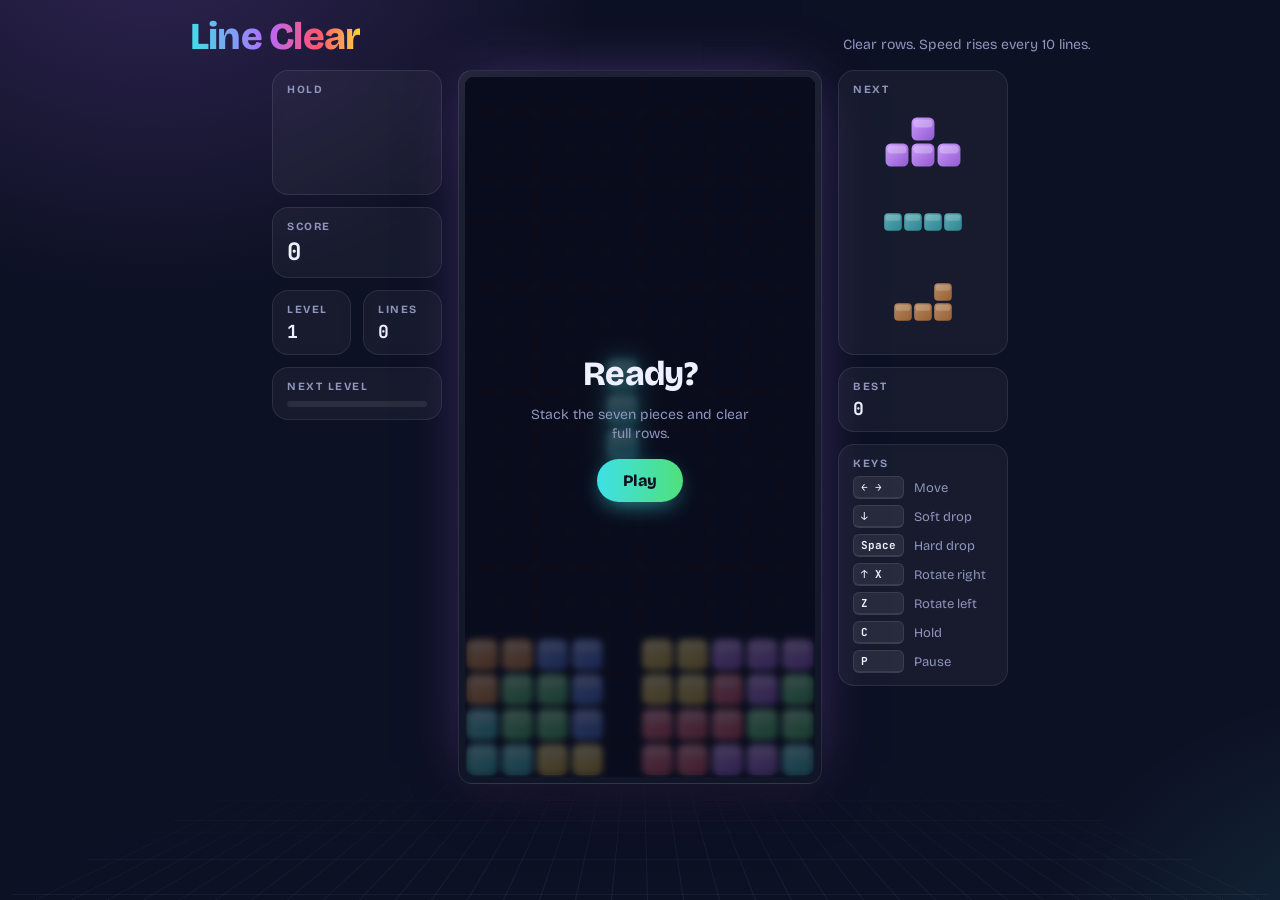
<file: tetris.html>
<!doctype html>
<html lang="en">
<head>
<meta charset="utf-8">
<meta name="viewport" content="width=device-width, initial-scale=1, viewport-fit=cover">
<meta name="description" content="Line Clear: a Tetris-style block game with SRS rotation, hold, T-spins and touch controls.">
<title>Line Clear</title>
<link rel="preconnect" href="https://fonts.googleapis.com">
<link rel="preconnect" href="https://fonts.gstatic.com" crossorigin>
<link rel="stylesheet" href="https://fonts.googleapis.com/css2?family=Bricolage+Grotesque:opsz,wght@12..96,500;12..96,700;12..96,800&family=JetBrains+Mono:wght@500;700&display=swap">
<style>
  *, *::before, *::after { box-sizing: border-box; }
  body { margin: 0; }
  /* One deliberate look: a night arcade in deep indigo with the seven piece colours as light
     sources. It does not follow the host theme, so every colour is set explicitly. */
  :root {
    color-scheme: dark;
    --bg: #0d1124;
    --bg-2: #151a36;
    --panel: rgba(255, 255, 255, .045);
    --panel-edge: rgba(255, 255, 255, .09);
    --text: #eef0ff;
    --muted: #8f95bd;
    --faint: #5a6090;
    --I: #3ee0e8; --O: #ffd23f; --T: #b36bff; --S: #4fe07a; --Z: #ff5470; --J: #4d7cff; --L: #ff9a3d;
    --display: "Bricolage Grotesque", "Avenir Next", "Segoe UI", system-ui, sans-serif;
    --mono: "JetBrains Mono", ui-monospace, "SFMono-Regular", Menlo, monospace;
    --glow: #b36bff;
  }
  html, body { height: 100%; }
  [hidden] { display: none !important; }
  body {
    background:
      radial-gradient(60vmax 50vmax at 12% -10%, color-mix(in srgb, var(--glow) 22%, transparent), transparent 60%),
      radial-gradient(50vmax 40vmax at 110% 110%, rgba(62, 224, 232, .14), transparent 60%),
      var(--bg);
    color: var(--text);
    font-family: var(--display);
    padding-inline: 16px;
    padding-block: 18px 24px;
    overflow-x: hidden;
  }
  body::before {                     /* faint perspective grid, the arcade floor */
    content: ""; position: fixed; inset: auto 0 0 0; height: 45vh; pointer-events: none; z-index: 0;
    background:
      linear-gradient(transparent 0 calc(100% - 1px), rgba(143, 149, 189, .10) 0) 0 0 / 100% 36px,
      linear-gradient(90deg, transparent 0 calc(100% - 1px), rgba(143, 149, 189, .10) 0) 0 0 / 36px 100%;
    mask-image: linear-gradient(to top, #000, transparent);
    transform: perspective(420px) rotateX(55deg); transform-origin: bottom;
  }
  .app { position: relative; z-index: 1; max-width: 900px; margin: 0 auto; display: flex; flex-direction: column; gap: 14px; }

  header { display: flex; align-items: baseline; justify-content: space-between; gap: 12px; flex-wrap: wrap; }
  h1 {
    margin: 0; font-weight: 800; font-size: clamp(26px, 4.5vw, 38px); letter-spacing: -.02em; line-height: 1;
    background: linear-gradient(90deg, var(--I), var(--T) 45%, var(--Z) 75%, var(--O));
    -webkit-background-clip: text; background-clip: text; color: transparent;
  }
  header p { margin: 0; color: var(--muted); font-size: 14px; }

  .game { display: grid; grid-template-columns: 1fr auto 1fr; gap: 16px; align-items: start; justify-items: center; }
  .side { display: flex; flex-direction: column; gap: 12px; width: 100%; max-width: 170px; }
  .side.left { justify-self: end; }
  .side.right { justify-self: start; }
  .card {
    background: var(--panel); border: 1px solid var(--panel-edge); border-radius: 16px;
    padding: 12px 14px; backdrop-filter: blur(6px);
  }
  .label { font-size: 11px; font-weight: 700; letter-spacing: .14em; text-transform: uppercase; color: var(--muted); display: block; margin-bottom: 6px; }
  .num { font-family: var(--mono); font-weight: 700; font-size: 24px; font-variant-numeric: tabular-nums; line-height: 1.1; }
  .num.small { font-size: 18px; }
  .stats { display: grid; grid-template-columns: 1fr 1fr; gap: 12px; }
  .card canvas { display: block; width: 100%; height: auto; }
  .meter { height: 6px; border-radius: 3px; background: rgba(255, 255, 255, .08); overflow: hidden; margin-top: 8px; }
  .meter i { display: block; height: 100%; width: 0; border-radius: 3px; background: linear-gradient(90deg, var(--J), var(--I)); transition: width .3s ease; }

  .well-wrap { position: relative; }
  .well {
    position: relative; border-radius: 14px; padding: 6px;
    background: linear-gradient(180deg, rgba(255,255,255,.07), rgba(255,255,255,.02));
    border: 1px solid var(--panel-edge);
    box-shadow: 0 30px 60px -30px rgba(0, 0, 0, .7), 0 0 60px -20px color-mix(in srgb, var(--glow) 55%, transparent);
    transition: box-shadow .5s;
    line-height: 0; touch-action: none;
  }
  #board { display: block; border-radius: 9px; background: #0a0d1d; }
  .popups { position: absolute; inset: 0; pointer-events: none; overflow: hidden; border-radius: 14px; }
  .pop {
    position: absolute; left: 50%; top: 38%; transform: translate(-50%, -50%);
    font-weight: 800; font-size: clamp(20px, 4vw, 30px); letter-spacing: -.01em; white-space: nowrap; line-height: 1.1;
    text-shadow: 0 0 18px currentColor; text-align: center;
    animation: pop 1.3s cubic-bezier(.2, .9, .3, 1.3) forwards;
  }
  .pop small { display: block; font-family: var(--mono); font-size: .55em; font-weight: 700; color: var(--text); text-shadow: none; opacity: .85; }
  @keyframes pop {
    0% { opacity: 0; transform: translate(-50%, -30%) scale(.5); }
    18% { opacity: 1; transform: translate(-50%, -50%) scale(1.12); }
    30% { transform: translate(-50%, -50%) scale(1); }
    75% { opacity: 1; }
    100% { opacity: 0; transform: translate(-50%, -95%) scale(.96); }
  }

  .overlay {
    position: absolute; inset: 6px; border-radius: 9px;
    display: flex; flex-direction: column; align-items: center; justify-content: center; gap: 10px;
    text-align: center; padding: 18px; line-height: 1.3;
    background: rgba(10, 13, 29, .72); backdrop-filter: blur(3px);
  }
  .overlay h2 { margin: 0; font-size: clamp(26px, 5vw, 34px); font-weight: 800; letter-spacing: -.02em; text-wrap: balance; }
  .overlay p { margin: 0; color: var(--muted); font-size: 14px; max-width: 26ch; }
  .play {
    margin-top: 6px; border: 0; border-radius: 999px; padding: 12px 26px; cursor: pointer;
    font: 800 16px var(--display); color: #0d1124;
    background: linear-gradient(90deg, var(--I), var(--S));
    box-shadow: 0 8px 24px -8px rgba(62, 224, 232, .7);
    transition: transform .15s;
  }
  .play:hover { transform: translateY(-2px); }
  .play:focus-visible, .pad button:focus-visible { outline: 3px solid var(--O); outline-offset: 3px; }

  .keys { display: grid; grid-template-columns: auto 1fr; gap: 6px 10px; font-size: 13px; color: var(--muted); align-items: center; }
  .keys kbd {
    font: 700 11px var(--mono); color: var(--text); padding: 3px 7px; border-radius: 6px; white-space: nowrap;
    background: rgba(255,255,255,.07); border: 1px solid var(--panel-edge); border-bottom-width: 2px;
  }

  .pad { display: none; gap: 10px; }
  .pad button {
    flex: 1; min-width: 0; height: 54px; border-radius: 14px; border: 1px solid var(--panel-edge);
    background: var(--panel); color: var(--text); font: 700 20px var(--display);
    cursor: pointer; touch-action: none; -webkit-user-select: none; user-select: none;
  }
  .pad button:active { background: rgba(255,255,255,.14); transform: scale(.96); }
  .pad .accent { background: linear-gradient(135deg, rgba(179,107,255,.35), rgba(77,124,255,.35)); }
  .hint { font-size: 12px; color: var(--faint); text-align: center; display: none; }

  @media (max-width: 700px), (pointer: coarse) {
    .game { grid-template-columns: 1fr 1fr; grid-template-areas: "left right" "well well"; gap: 10px; }
    .side.left { grid-area: left; justify-self: stretch; max-width: none; }
    .side.right { grid-area: right; justify-self: stretch; max-width: none; }
    .well-wrap { grid-area: well; }
    .side .keys-card { display: none; }
    .side .card { padding: 8px 10px; border-radius: 12px; }
    .num { font-size: 18px; }
    .pad { display: flex; }
    .hint { display: block; }
    .next-card canvas { max-height: 64px; width: auto; margin: 0 auto; }
  }
  @media (prefers-reduced-motion: reduce) {
    .pop { animation-duration: .01s; animation-fill-mode: forwards; }
    body::before { transform: none; }
  }
</style>
</head>
<body>

<div class="app">
  <header>
    <h1>Line Clear</h1>
    <p>Clear rows. Speed rises every 10 lines.</p>
  </header>

  <div class="game">
    <div class="side left">
      <div class="card"><span class="label">Hold</span><canvas id="hold" width="140" height="80" aria-label="Held piece"></canvas></div>
      <div class="card"><span class="label">Score</span><span class="num" id="score">0</span></div>
      <div class="stats">
        <div class="card"><span class="label">Level</span><span class="num small" id="level">1</span></div>
        <div class="card"><span class="label">Lines</span><span class="num small" id="lines">0</span></div>
      </div>
      <div class="card"><span class="label">Next level</span><div class="meter"><i id="meter"></i></div></div>
    </div>

    <div class="well-wrap">
      <div class="well" id="well">
        <canvas id="board" aria-label="Playfield, 10 columns by 20 rows"></canvas>
        <div class="overlay" id="overlay">
          <h2 id="ovTitle">Ready?</h2>
          <p id="ovText">Stack the seven pieces and clear full rows.</p>
          <button class="play" id="play">Play</button>
        </div>
      </div>
      <div class="popups" id="popups"></div>
    </div>

    <div class="side right">
      <div class="card next-card"><span class="label">Next</span><canvas id="next" width="140" height="240" aria-label="Next three pieces"></canvas></div>
      <div class="card"><span class="label">Best</span><span class="num small" id="best">0</span></div>
      <div class="card keys-card">
        <span class="label">Keys</span>
        <div class="keys">
          <kbd>← →</kbd><span>Move</span>
          <kbd>↓</kbd><span>Soft drop</span>
          <kbd>Space</kbd><span>Hard drop</span>
          <kbd>↑ X</kbd><span>Rotate right</span>
          <kbd>Z</kbd><span>Rotate left</span>
          <kbd>C</kbd><span>Hold</span>
          <kbd>P</kbd><span>Pause</span>
        </div>
      </div>
    </div>
  </div>

  <div class="pad" aria-label="Touch controls">
    <button id="bHold" aria-label="Hold piece">⇄</button>
    <button id="bLeft" aria-label="Move left">◀</button>
    <button id="bRight" aria-label="Move right">▶</button>
    <button id="bDown" aria-label="Soft drop">▼</button>
    <button id="bDrop" class="accent" aria-label="Hard drop">⤓</button>
    <button id="bRot" class="accent" aria-label="Rotate">⟳</button>
  </div>
  <p class="hint">On the board: tap to rotate, drag to move, flick down to drop.</p>
</div>

<script>
(() => {
  "use strict";
  const COLS = 10, ROWS = 22, HIDDEN = 2, VIS = ROWS - HIDDEN;
  const REDUCED = window.matchMedia && matchMedia("(prefers-reduced-motion: reduce)").matches;
  const COLOR = { I: "#3ee0e8", O: "#ffd23f", T: "#b36bff", S: "#4fe07a", Z: "#ff5470", J: "#4d7cff", L: "#ff9a3d" };

  const SHAPES = {
    I: [[0,0,0,0],[1,1,1,1],[0,0,0,0],[0,0,0,0]],
    J: [[1,0,0],[1,1,1],[0,0,0]],
    L: [[0,0,1],[1,1,1],[0,0,0]],
    O: [[1,1],[1,1]],
    S: [[0,1,1],[1,1,0],[0,0,0]],
    T: [[0,1,0],[1,1,1],[0,0,0]],
    Z: [[1,1,0],[0,1,1],[0,0,0]],
  };
  const TYPES = Object.keys(SHAPES);
  const rotateCW = m => m.map((row, i) => row.map((_, j) => m[m.length - 1 - j][i]));
  const STATES = {};
  for (const t of TYPES) { STATES[t] = [SHAPES[t]]; for (let r = 1; r < 4; r++) STATES[t].push(rotateCW(STATES[t][r - 1])); }
  // SRS wall kicks (guideline tables, y up); applied with -y because rows grow downwards here.
  const KICK_JLSTZ = {
    "0>1": [[0,0],[-1,0],[-1,1],[0,-2],[-1,-2]], "1>0": [[0,0],[1,0],[1,-1],[0,2],[1,2]],
    "1>2": [[0,0],[1,0],[1,-1],[0,2],[1,2]],     "2>1": [[0,0],[-1,0],[-1,1],[0,-2],[-1,-2]],
    "2>3": [[0,0],[1,0],[1,1],[0,-2],[1,-2]],    "3>2": [[0,0],[-1,0],[-1,-1],[0,2],[-1,2]],
    "3>0": [[0,0],[-1,0],[-1,-1],[0,2],[-1,2]],  "0>3": [[0,0],[1,0],[1,1],[0,-2],[1,-2]],
  };
  const KICK_I = {
    "0>1": [[0,0],[-2,0],[1,0],[-2,-1],[1,2]],   "1>0": [[0,0],[2,0],[-1,0],[2,1],[-1,-2]],
    "1>2": [[0,0],[-1,0],[2,0],[-1,2],[2,-1]],   "2>1": [[0,0],[1,0],[-2,0],[1,-2],[-2,1]],
    "2>3": [[0,0],[2,0],[-1,0],[2,1],[-1,-2]],   "3>2": [[0,0],[-2,0],[1,0],[-2,-1],[1,2]],
    "3>0": [[0,0],[1,0],[-2,0],[1,-2],[-2,1]],   "0>3": [[0,0],[-1,0],[2,0],[-1,2],[2,-1]],
  };
  const LINE_POINTS = [0, 100, 300, 500, 800];
  const TSPIN_POINTS = [400, 800, 1200, 1600];
  const DAS = 160, ARR = 40, SOFT_FACTOR = 20, LOCK_DELAY = 500, MAX_RESETS = 15, CLEAR_MS = REDUCED ? 60 : 300;

  // ---------- state ----------
  let S;
  const fx = { particles: [], trails: [], flashes: [], shake: 0, shownScore: 0 };
  function fresh() {
    return {
      board: Array.from({ length: ROWS }, () => Array(COLS).fill(null)),
      queue: [], cur: null, hold: null, holdUsed: false,
      score: 0, lines: 0, level: 1, combo: -1, b2b: false,
      mode: "title", gravityAcc: 0, lockTimer: 0, resets: 0, lastRotate: false, clearing: null,
    };
  }
  const bestKey = "line-clear-best";
  const readBest = () => { try { return Number(localStorage.getItem(bestKey)) || 0; } catch { return 0; } };
  const saveBest = v => { try { localStorage.setItem(bestKey, String(v)); } catch { /* storage unavailable */ } };
  let best = readBest();

  function refillBag() {
    const bag = TYPES.slice();
    for (let i = bag.length - 1; i > 0; i--) { const j = Math.floor(Math.random() * (i + 1)); [bag[i], bag[j]] = [bag[j], bag[i]]; }
    S.queue.push(...bag);
  }
  function nextType() { if (S.queue.length < 7) refillBag(); return S.queue.shift(); }
  const cells = p => STATES[p.type][p.rot];

  function fits(p, x = p.x, y = p.y, rot = p.rot) {
    const m = STATES[p.type][rot];
    for (let r = 0; r < m.length; r++) for (let c = 0; c < m.length; c++) {
      if (!m[r][c]) continue;
      const bx = x + c, by = y + r;
      if (bx < 0 || bx >= COLS || by >= ROWS) return false;
      if (by >= 0 && S.board[by][bx]) return false;
    }
    return true;
  }
  const onGround = () => !fits(S.cur, S.cur.x, S.cur.y + 1);

  function spawn(type) {
    const t = type ?? nextType();
    S.cur = { type: t, rot: 0, x: t === "O" ? 4 : 3, y: 1 };
    S.gravityAcc = 0; S.lockTimer = 0; S.resets = 0; S.lastRotate = false;
    if (!fits(S.cur)) { S.cur.y = 0; if (!fits(S.cur)) { gameOver(); return; } }
    if (fits(S.cur, S.cur.x, S.cur.y + 1)) S.cur.y++;   // guideline: drop one row on entry
  }
  // Guideline gravity: seconds per row = (0.8 - (level - 1) * 0.007) ^ (level - 1).
  const secondsPerRow = lvl => Math.pow(Math.max(0.8 - (lvl - 1) * 0.007, 0.05), lvl - 1);

  function touchedGround() { if (onGround() && S.resets < MAX_RESETS) { S.lockTimer = 0; S.resets++; } }
  function move(dx) {
    if (S.mode !== "play") return false;
    if (fits(S.cur, S.cur.x + dx)) { S.cur.x += dx; S.lastRotate = false; touchedGround(); return true; }
    return false;
  }
  function rotate(dir) {
    if (S.mode !== "play" || S.cur.type === "O") return;
    const from = S.cur.rot, to = (from + dir + 4) % 4;
    const table = S.cur.type === "I" ? KICK_I : KICK_JLSTZ;
    for (const [kx, ky] of table[`${from}>${to}`]) {
      if (fits(S.cur, S.cur.x + kx, S.cur.y - ky, to)) {
        S.cur.x += kx; S.cur.y -= ky; S.cur.rot = to; S.lastRotate = true; touchedGround(); return;
      }
    }
  }
  function softStep() {
    if (fits(S.cur, S.cur.x, S.cur.y + 1)) { S.cur.y++; S.score++; S.lastRotate = false; return true; }
    return false;
  }
  function hardDrop() {
    if (S.mode !== "play") return;
    const startY = S.cur.y;
    while (fits(S.cur, S.cur.x, S.cur.y + 1)) S.cur.y++;
    const n = S.cur.y - startY;
    if (n) {
      S.lastRotate = false;
      S.score += 2 * n;
      // light trail from where the piece was to where it landed
      const m = cells(S.cur);
      for (let c = 0; c < m.length; c++) {
        let top = -1, bottom = -1;
        for (let r = 0; r < m.length; r++) if (m[r][c]) { if (top < 0) top = r; bottom = r; }
        if (top >= 0) fx.trails.push({ col: S.cur.x + c, from: startY + top, to: S.cur.y + bottom, color: COLOR[S.cur.type], life: 1 });
      }
      kick(Math.min(6, 2 + n * 0.25));
    }
    lock();
  }
  function holdPiece() {
    if (S.mode !== "play" || S.holdUsed) return;
    const t = S.cur.type;
    if (S.hold) spawn(S.hold); else spawn();
    S.hold = t; S.holdUsed = true;
  }
  function isTSpin() {
    if (S.cur.type !== "T" || !S.lastRotate) return false;
    let n = 0;
    for (const [dx, dy] of [[0,0],[2,0],[0,2],[2,2]]) {
      const bx = S.cur.x + dx, by = S.cur.y + dy;
      if (bx < 0 || bx >= COLS || by >= ROWS || (by >= 0 && S.board[by][bx])) n++;
    }
    return n >= 3;
  }

  function lock() {
    const tspin = isTSpin();
    const m = cells(S.cur);
    let above = true;
    for (let r = 0; r < m.length; r++) for (let c = 0; c < m.length; c++) {
      if (!m[r][c]) continue;
      const by = S.cur.y + r, bx = S.cur.x + c;
      if (by >= 0) { S.board[by][bx] = S.cur.type; fx.flashes.push({ x: bx, y: by, life: 1 }); }
      if (by >= HIDDEN) above = false;
    }
    if (above) { gameOver(); return; }
    const full = [];
    for (let r = 0; r < ROWS; r++) if (S.board[r].every(Boolean)) full.push(r);
    award(full.length, tspin);
    S.holdUsed = false;
    if (full.length) {
      for (const r of full) for (let c = 0; c < COLS; c++) burst(c, r, COLOR[S.board[r][c]], full.length === 4 ? 9 : 5);
      kick(full.length === 4 ? 10 : 3 + full.length);
      S.mode = "clear"; S.clearing = { rows: full, t: 0 }; S.cur = null;
    } else {
      spawn();
    }
  }

  function award(n, tspin) {
    const lvl = S.level;
    let pts = 0, label = null, color = "#eef0ff";
    if (tspin) { pts = TSPIN_POINTS[n]; label = ["T-Spin", "T-Spin Single", "T-Spin Double", "T-Spin Triple"][n]; color = COLOR.T; }
    else if (n) { pts = LINE_POINTS[n]; label = [null, "Single", "Double", "Triple", "TETRIS!"][n]; color = n === 4 ? COLOR.I : "#eef0ff"; }
    const difficult = n === 4 || (tspin && n > 0);
    let extra = [];
    if (n) {
      if (difficult && S.b2b) { pts *= 1.5; extra.push("back-to-back"); }
      S.b2b = difficult;
      S.combo++;
      if (S.combo > 0) { pts += 50 * S.combo; extra.push(`combo ×${S.combo + 1}`); }
    } else {
      S.combo = -1;
    }
    const gained = Math.round(pts * lvl);
    S.score += gained;
    const oldLevel = S.level;
    S.lines += n;
    S.level = Math.floor(S.lines / 10) + 1;
    if (label && (n || tspin)) popup(label, `+${gained.toLocaleString("en-US")}${extra.length ? " · " + extra.join(" · ") : ""}`, color);
    if (S.level > oldLevel) setTimeout(() => popup(`Level ${S.level}`, "faster now", COLOR.O), 700);
    if (n === 4 || (tspin && n)) glow(color);
  }

  function finishClear() {
    const rows = new Set(S.clearing.rows);
    S.board = S.board.filter((_, r) => !rows.has(r));
    while (S.board.length < ROWS) S.board.unshift(Array(COLS).fill(null));
    S.clearing = null; S.mode = "play"; spawn();
  }

  function gameOver() {
    S.mode = "over";
    if (S.cur && !fits(S.cur)) S.cur = null;
    const record = S.score > best;
    if (record) { best = S.score; saveBest(best); }
    showOverlay(record && S.score > 0 ? "New best!" : "Game over",
      `${S.score.toLocaleString("en-US")} points · ${S.lines} lines · level ${S.level}`, "Play again");
  }

  function start() {
    S = fresh(); refillBag(); S.mode = "play"; spawn(); hideOverlay();
    fx.particles = []; fx.trails = []; fx.flashes = []; fx.shownScore = 0;
    glow(COLOR.T);
  }
  function togglePause() {
    if (S.mode === "title" || S.mode === "over") { start(); return; }
    if (S.mode === "play") { S.mode = "pause"; showOverlay("Paused", `Level ${S.level} · ${S.lines} lines`, "Resume"); }
    else if (S.mode === "pause") { S.mode = "play"; hideOverlay(); }
  }

  // ---------- effects ----------
  function burst(c, r, color, n) {
    if (REDUCED) return;
    for (let i = 0; i < n; i++) {
      const a = Math.random() * Math.PI * 2, sp = 1.5 + Math.random() * 5;
      fx.particles.push({ x: c + .5, y: r - HIDDEN + .5, vx: Math.cos(a) * sp, vy: Math.sin(a) * sp - 3, life: 1,
                          decay: .9 + Math.random() * .8, size: .12 + Math.random() * .2, color });
    }
  }
  function kick(px) { if (!REDUCED) fx.shake = Math.max(fx.shake, px); }
  function glow(color) { document.body.style.setProperty("--glow", color); }
  function popup(text, sub, color) {
    const el = document.createElement("div");
    el.className = "pop"; el.style.color = color;
    el.textContent = text;
    if (sub) { const s = document.createElement("small"); s.textContent = sub; el.appendChild(s); }
    $("popups").appendChild(el);
    setTimeout(() => el.remove(), 1400);
  }

  // ---------- rendering ----------
  const $ = id => document.getElementById(id);
  const board = $("board"), bctx = board.getContext("2d");
  const nextC = $("next"), nctx = nextC.getContext("2d");
  const holdC = $("hold"), hctx = holdC.getContext("2d");
  let CELL = 28;
  const NW = 140, NH = 240, HW = 140, HH = 80;      // side canvases, in CSS pixels

  function shade(hex, amt) {
    const n = parseInt(hex.slice(1), 16);
    const f = v => Math.max(0, Math.min(255, Math.round(v + (amt > 0 ? (255 - v) * amt : v * amt))));
    return `rgb(${f(n >> 16)},${f((n >> 8) & 255)},${f(n & 255)})`;
  }
  function rrect(ctx, x, y, w, h, r) {
    ctx.beginPath(); ctx.moveTo(x + r, y); ctx.arcTo(x + w, y, x + w, y + h, r); ctx.arcTo(x + w, y + h, x, y + h, r);
    ctx.arcTo(x, y + h, x, y, r); ctx.arcTo(x, y, x + w, y, r); ctx.closePath();
  }
  function block(ctx, x, y, s, type, opts = {}) {
    const col = COLOR[type], g = Math.max(1, s * 0.06), r = s * 0.2;
    if (opts.ghost) {
      rrect(ctx, x + g, y + g, s - 2 * g, s - 2 * g, r);
      ctx.fillStyle = col + "2e"; ctx.fill();
      ctx.lineWidth = Math.max(1.5, s * 0.07); ctx.strokeStyle = col + "d0"; ctx.stroke();
      return;
    }
    if (opts.glow) { ctx.shadowColor = col; ctx.shadowBlur = s * 0.6; }
    const grad = ctx.createLinearGradient(x, y, x + s, y + s);
    grad.addColorStop(0, shade(col, .35)); grad.addColorStop(1, shade(col, -.2));
    rrect(ctx, x + g, y + g, s - 2 * g, s - 2 * g, r);
    ctx.fillStyle = grad; ctx.fill();
    ctx.shadowBlur = 0;
    // glossy highlight on the top half
    rrect(ctx, x + g * 2.2, y + g * 2.2, s - 4.4 * g, (s - 4.4 * g) * 0.42, r * 0.7);
    ctx.fillStyle = "rgba(255,255,255,.28)"; ctx.fill();
    if (opts.flash) { rrect(ctx, x + g, y + g, s - 2 * g, s - 2 * g, r); ctx.fillStyle = `rgba(255,255,255,${opts.flash})`; ctx.fill(); }
  }

  function draw() {
    const s = CELL, W = s * COLS, H = s * VIS;
    bctx.save();
    bctx.clearRect(0, 0, W, H);
    bctx.fillStyle = "#0a0d1d"; bctx.fillRect(0, 0, W, H);
    // grid
    bctx.strokeStyle = "rgba(143,149,189,.07)"; bctx.lineWidth = 1;
    for (let c = 1; c < COLS; c++) { bctx.beginPath(); bctx.moveTo(c * s + .5, 0); bctx.lineTo(c * s + .5, H); bctx.stroke(); }
    for (let r = 1; r < VIS; r++) { bctx.beginPath(); bctx.moveTo(0, r * s + .5); bctx.lineTo(W, r * s + .5); bctx.stroke(); }

    // trails
    for (const t of fx.trails) {
      const y0 = (Math.max(t.from, HIDDEN) - HIDDEN) * s, y1 = (t.to - HIDDEN + 1) * s;
      if (y1 <= y0) continue;
      const gr = bctx.createLinearGradient(0, y0, 0, y1);
      gr.addColorStop(0, "rgba(0,0,0,0)"); gr.addColorStop(1, t.color + Math.round(t.life * 110).toString(16).padStart(2, "0"));
      bctx.fillStyle = gr; bctx.fillRect(t.col * s + s * .15, y0, s * .7, y1 - y0);
    }

    const clearRows = S.clearing ? new Set(S.clearing.rows) : null;
    const clearT = S.clearing ? Math.min(1, S.clearing.t / CLEAR_MS) : 0;
    for (let r = HIDDEN; r < ROWS; r++) for (let c = 0; c < COLS; c++) {
      const t = S.board[r][c];
      if (!t) continue;
      const y = (r - HIDDEN) * s;
      if (clearRows && clearRows.has(r)) {
        // row collapses towards the centre in a white flash
        const k = 1 - clearT, cx = W / 2, x = cx + (c * s - cx) * k;
        bctx.globalAlpha = k; block(bctx, x, y, s, t, { flash: .6 + .4 * clearT }); bctx.globalAlpha = 1;
        continue;
      }
      const fl = fx.flashes.find(f => f.x === c && f.y === r);
      block(bctx, c * s, y, s, t, fl ? { flash: fl.life * .45 } : {});
    }

    if (S.cur && S.mode !== "clear") {
      const m = cells(S.cur);
      let gy = S.cur.y;
      if (S.mode === "play") while (fits(S.cur, S.cur.x, gy + 1)) gy++;
      for (let r = 0; r < m.length; r++) for (let c = 0; c < m.length; c++) {
        if (!m[r][c]) continue;
        const x = (S.cur.x + c) * s;
        if (S.mode === "play" && gy !== S.cur.y && gy + r >= HIDDEN) block(bctx, x, (gy + r - HIDDEN) * s, s, S.cur.type, { ghost: true });
      }
      for (let r = 0; r < m.length; r++) for (let c = 0; c < m.length; c++) {
        if (m[r][c] && S.cur.y + r >= HIDDEN) block(bctx, (S.cur.x + c) * s, (S.cur.y + r - HIDDEN) * s, s, S.cur.type, { glow: true });
      }
    }

    for (const p of fx.particles) {
      bctx.globalAlpha = Math.max(0, p.life);
      bctx.fillStyle = p.color;
      const sz = p.size * s;
      bctx.fillRect(p.x * s - sz / 2, p.y * s - sz / 2, sz, sz);
    }
    bctx.globalAlpha = 1;
    bctx.restore();
    drawSide();
  }

  function drawMini(ctx, type, cx, cy, s, alpha = 1) {
    const m = STATES[type][0];
    let minR = 9, maxR = -1, minC = 9, maxC = -1;
    m.forEach((row, r) => row.forEach((v, c) => { if (v) { minR = Math.min(minR, r); maxR = Math.max(maxR, r); minC = Math.min(minC, c); maxC = Math.max(maxC, c); } }));
    const w = (maxC - minC + 1) * s, h = (maxR - minR + 1) * s;
    ctx.globalAlpha = alpha;
    m.forEach((row, r) => row.forEach((v, c) => { if (v) block(ctx, cx - w / 2 + (c - minC) * s, cy - h / 2 + (r - minR) * s, s, type); }));
    ctx.globalAlpha = 1;
  }
  let sideKey = "";
  function drawSide() {
    const q = S.mode === "title" ? ["T", "I", "L"] : S.queue.slice(0, 3);
    const key = q.join("") + (S.hold || "-") + S.holdUsed;
    if (key === sideKey) return;
    sideKey = key;
    nctx.clearRect(0, 0, NW, NH);
    q.forEach((t, i) => drawMini(nctx, t, NW / 2, (i + .5) * NH / 3, i === 0 ? 26 : 20, i === 0 ? 1 : .7));
    hctx.clearRect(0, 0, HW, HH);
    if (S.hold) drawMini(hctx, S.hold, HW / 2, HH / 2, 24, S.holdUsed ? .35 : 1);
  }

  function resize() {
    const narrow = matchMedia("(max-width: 700px), (pointer: coarse)").matches;
    const availW = narrow ? Math.min(document.querySelector(".app").clientWidth, 520) - 14 : 420;
    const availH = window.innerHeight * (narrow ? .58 : .8) - 14;
    CELL = Math.max(14, Math.floor(Math.min(availW / COLS, availH / VIS)));
    const dpr = window.devicePixelRatio || 1, W = CELL * COLS, H = CELL * VIS;
    board.style.width = W + "px"; board.style.height = H + "px";
    board.width = Math.round(W * dpr); board.height = Math.round(H * dpr);
    bctx.setTransform(dpr, 0, 0, dpr, 0, 0);
    for (const [c, ctx, w, h] of [[nextC, nctx, NW, NH], [holdC, hctx, HW, HH]]) {
      c.width = w * dpr; c.height = h * dpr; ctx.setTransform(dpr, 0, 0, dpr, 0, 0);
    }
    sideKey = ""; draw();
  }
  function updateHud(dt) {
    // score counts up towards the real value
    const diff = S.score - fx.shownScore;
    fx.shownScore = Math.abs(diff) < 1 ? S.score : fx.shownScore + diff * Math.min(1, dt / 90);
    $("score").textContent = Math.round(fx.shownScore).toLocaleString("en-US");
    $("level").textContent = S.level;
    $("lines").textContent = S.lines;
    $("best").textContent = Math.max(best, S.score).toLocaleString("en-US");
    $("meter").style.width = (S.lines % 10) * 10 + "%";
  }
  function showOverlay(title, text, button) {
    $("ovTitle").textContent = title; $("ovText").textContent = text; $("play").textContent = button;
    $("overlay").hidden = false;
    $("play").focus({ preventScroll: true });
  }
  function hideOverlay() { $("overlay").hidden = true; }

  // Title screen resting frame: a stack one I-piece away from a Tetris.
  function attractBoard() {
    const rows = ["LLJJ.OOTTT", "LSSJ.OOZTS", "ISSJJ.ZZSS", "IIOOZ.ZTTI"];
    rows.forEach((row, i) => { const r = ROWS - rows.length + i; [...row].forEach((ch, c) => { S.board[r][c] = ch === "." ? null : ch; }); });
    for (let r = ROWS - 4; r < ROWS; r++) S.board[r][4] = null;
    S.board[ROWS - 2][5] = "Z"; S.board[ROWS - 1][5] = "Z";
    S.cur = { type: "I", rot: 1, x: 2, y: 10 };
  }

  // ---------- input ----------
  const held = { left: false, right: false, down: false };
  let dasDir = 0, dasTimer = 0, arrTimer = 0;
  function press(dir) {
    held[dir] = true;
    if (dir === "left" || dir === "right") { dasDir = dir === "left" ? -1 : 1; dasTimer = 0; arrTimer = 0; move(dasDir); }
    if (dir === "down" && S.mode === "play" && softStep()) S.gravityAcc = 0;
  }
  function release(dir) {
    held[dir] = false;
    if ((dir === "left" && dasDir === -1) || (dir === "right" && dasDir === 1)) { dasDir = held.left ? -1 : held.right ? 1 : 0; dasTimer = 0; arrTimer = 0; }
  }
  const KEYS = {
    ArrowLeft: ["hold", "left"], ArrowRight: ["hold", "right"], ArrowDown: ["hold", "down"],
    ArrowUp: ["tap", () => rotate(1)], KeyX: ["tap", () => rotate(1)], KeyZ: ["tap", () => rotate(-1)],
    ControlLeft: ["tap", () => rotate(-1)], Space: ["tap", hardDrop], KeyC: ["tap", holdPiece],
    ShiftLeft: ["tap", holdPiece], ShiftRight: ["tap", holdPiece], KeyP: ["tap", togglePause],
    Escape: ["tap", () => { if (S.mode === "play") togglePause(); }], Enter: ["tap", () => { if (S.mode !== "play") togglePause(); }],
  };
  addEventListener("keydown", e => {
    const k = KEYS[e.code];
    if (!k) return;
    if (e.target && e.target.tagName === "BUTTON" && (e.code === "Enter" || e.code === "Space") && S.mode !== "play") return;
    e.preventDefault();
    if (e.repeat) return;
    if (S.mode !== "play" && S.mode !== "clear") { if (e.code === "Enter" || e.code === "Space" || e.code === "KeyP") togglePause(); return; }
    if (k[0] === "hold") press(k[1]); else k[1]();
  });
  addEventListener("keyup", e => { const k = KEYS[e.code]; if (k && k[0] === "hold") release(k[1]); });
  addEventListener("blur", () => { held.left = held.right = held.down = false; dasDir = 0; if (S.mode === "play") togglePause(); });
  $("play").addEventListener("click", togglePause);

  function bindButton(id, onDown, onUp) {
    const el = $(id);
    el.addEventListener("pointerdown", e => { e.preventDefault(); el.setPointerCapture?.(e.pointerId); if (S.mode === "play" || S.mode === "clear") onDown(); else togglePause(); });
    const up = () => onUp && onUp();
    el.addEventListener("pointerup", up); el.addEventListener("pointercancel", up); el.addEventListener("lostpointercapture", up);
  }
  bindButton("bLeft", () => press("left"), () => release("left"));
  bindButton("bRight", () => press("right"), () => release("right"));
  bindButton("bDown", () => press("down"), () => release("down"));
  bindButton("bDrop", hardDrop);
  bindButton("bRot", () => rotate(1));
  bindButton("bHold", holdPiece);

  // Gestures on the board: tap = rotate, horizontal drag = move a cell at a time,
  // slow downward drag = soft drop, fast flick down = hard drop.
  let gesture = null;
  const well = $("well");
  well.addEventListener("pointerdown", e => {
    if (S.mode !== "play" || e.target.closest(".overlay")) return;
    gesture = { x: e.clientX, y: e.clientY, x0: e.clientX, y0: e.clientY, t: performance.now(), moved: false };
    well.setPointerCapture?.(e.pointerId);
  });
  well.addEventListener("pointermove", e => {
    if (!gesture || S.mode !== "play") return;
    const dx = e.clientX - gesture.x, dy = e.clientY - gesture.y;
    if (Math.abs(dx) >= CELL * .9) { move(Math.sign(dx)); gesture.x = e.clientX; gesture.moved = true; }
    if (dy >= CELL * .9 && Math.abs(e.clientX - gesture.x0) < CELL * 1.5) { if (softStep()) S.gravityAcc = 0; gesture.y = e.clientY; gesture.moved = true; }
  });
  well.addEventListener("pointerup", e => {
    if (!gesture) return;
    const dt = performance.now() - gesture.t, dy = e.clientY - gesture.y0, dx = e.clientX - gesture.x0;
    if (dy > CELL * 2.5 && dt < 260 && Math.abs(dx) < CELL * 1.5) hardDrop();
    else if (!gesture.moved && Math.hypot(dx, dy) < 10 && dt < 300) rotate(1);
    gesture = null;
  });
  well.addEventListener("pointercancel", () => { gesture = null; });

  // ---------- loop ----------
  let last = performance.now();
  function frame(now) {
    const dt = Math.min(now - last, 100); last = now;
    if (S.mode === "clear") {
      S.clearing.t += dt;
      if (S.clearing.t >= CLEAR_MS) finishClear();
    } else if (S.mode === "play") {
      if (dasDir) {
        dasTimer += dt;
        if (dasTimer >= DAS) { arrTimer += dt; while (arrTimer >= ARR) { arrTimer -= ARR; if (!move(dasDir)) { arrTimer = 0; break; } } }
      }
      const perRow = secondsPerRow(S.level) * 1000 / (held.down ? SOFT_FACTOR : 1);
      if (onGround()) {
        S.lockTimer += dt;
        if (S.lockTimer >= LOCK_DELAY) lock();
      } else {
        S.gravityAcc += dt;
        while (S.gravityAcc >= perRow && S.mode === "play") {
          S.gravityAcc -= perRow;
          if (held.down) { if (!softStep()) break; }
          else if (fits(S.cur, S.cur.x, S.cur.y + 1)) { S.cur.y++; S.lastRotate = false; } else break;
          if (onGround()) { S.lockTimer = 0; break; }
        }
      }
    }
    // effects advance even while paused screens are shown, so nothing freezes mid-air
    const k = dt / 1000;
    for (const p of fx.particles) { p.vy += 14 * k; p.x += p.vx * k; p.y += p.vy * k; p.life -= p.decay * k; }
    fx.particles = fx.particles.filter(p => p.life > 0);
    for (const t of fx.trails) t.life -= k * 4;
    fx.trails = fx.trails.filter(t => t.life > 0);
    for (const f of fx.flashes) f.life -= k * 5;
    fx.flashes = fx.flashes.filter(f => f.life > 0);
    if (fx.shake > 0.1) {
      fx.shake *= Math.pow(0.002, k);
      well.style.transform = `translate(${(Math.random() - .5) * fx.shake}px, ${(Math.random() - .3) * fx.shake}px)`;
    } else if (fx.shake) { fx.shake = 0; well.style.transform = ""; }
    updateHud(dt);
    draw();
    requestAnimationFrame(frame);
  }

  // ---------- boot ----------
  function boot(saved) {
    S = fresh();
    if (saved && saved.board && (saved.mode === "play" || saved.mode === "pause")) {
      Object.assign(S, saved, { mode: "pause", clearing: null });
      fx.shownScore = S.score;
      showOverlay("Paused", `Level ${S.level} · ${S.lines} lines`, "Resume");
    } else {
      attractBoard();
    }
    resize();
    addEventListener("resize", resize);
    requestAnimationFrame(t => { last = t; frame(t); });
  }
  window.claude?.hot?.snapshot?.(() => (S && (S.mode === "play" || S.mode === "pause")) ? JSON.parse(JSON.stringify(S)) : {});
  if (window.claude?.hot?.ready) window.claude.hot.ready(boot); else boot(window.claude?.hot?.data ?? {});
})();
</script>

</body>
</html>
</file>
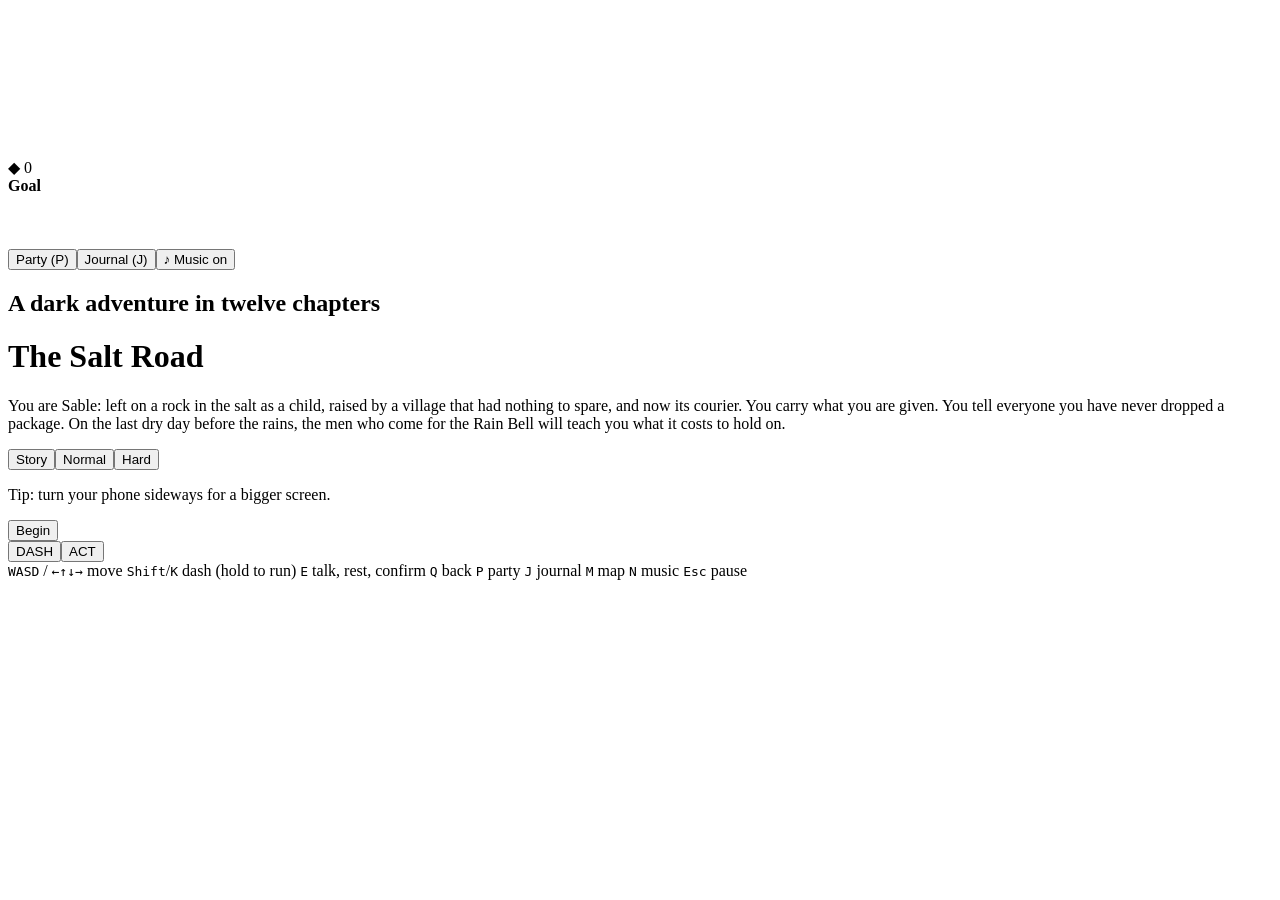
<file: salt-road/src/0002-body.html>
</style>
</head>
<body>
<div class="frame" id="frame">
  <canvas id="game" aria-label="Game world"></canvas>

  <div class="hud" id="hud">
    <div>
      <div class="party-mini" id="partyMini"></div>
      <div class="row"><span class="coins" id="coins">◆ 0</span><span id="items"></span></div>
    </div>
    <div class="goal" id="goal"><b id="chapter">Goal</b><span id="goalText"></span></div>
  </div>
  <canvas id="minimap" width="72" height="54" aria-label="Minimap"></canvas>
  <div class="corner" id="corner"><button id="partyBtn" type="button">Party (P)</button><button id="journalBtn" type="button">Journal (J)</button><button id="musicBtn" type="button">♪ Music on</button></div>
  <button id="pauseBtn" type="button" aria-label="Pause (Esc)" hidden>❚❚</button>
  <div class="overlay" id="pauseUI" hidden>
    <div class="roster pause">
      <div class="ptop"><h2 id="pauseTitle">Paused</h2><span id="pauseStats"></span></div>
      <div id="pauseMain" class="pmenu">
        <button type="button" data-a="resume">Resume <small>Esc</small></button>
        <button type="button" data-a="map">World map</button>
        <button type="button" data-a="party">Party <small>P</small></button>
        <button type="button" data-a="journal">Journal <small>J</small></button>
        <button type="button" data-a="slots">Save and load</button>
        <button type="button" data-a="settings">Settings</button>
        <button type="button" data-a="alchemy">Alchemy <small>Kest</small></button>
        <button type="button" data-a="today">Today's tasks</button>
        <button type="button" data-a="ach">Achievements</button>
        <button type="button" data-a="chronicle">Chronicle</button>
        <button type="button" data-a="fullscreen">Full screen</button>
        <button type="button" data-a="controls">Controls</button>
        <button type="button" data-a="quit">Quit to title</button>
      </div>
      <div id="pausePanel" hidden></div>
    </div>
  </div>
  <div class="toast" id="toast" hidden></div>
  <div class="fishui" id="fishUI" hidden><canvas id="fishCanvas" width="200" height="150"></canvas><div><b>Fishing</b><p id="fishMsg"></p><small class="dim">Hold E / Space (or press the bar) to lift the float. Esc to stop.</small></div></div>
  <div class="splash" id="splash" hidden><small id="splashSub"></small><span id="splashName"></span></div>
  <div class="banner" id="banner" hidden><small>Entering</small><span id="bannerText"></span></div>

  <div id="battleUI" hidden>
    <div class="battle-top"><div class="turnbar" id="turnbar"></div><div class="blog" id="blog"></div></div>
    <div class="battle-bottom"><div class="cards" id="cards"></div><div class="cmd" id="cmd"><div class="fury" id="fury"><span class="fl">Fury</span><div class="bar"><i id="furyFill"></i></div><b id="furyPct">0%</b></div><div class="menu" id="menu"></div></div></div>
  </div>

  <div class="overlay" id="rosterUI" hidden>
    <div class="roster">
      <h2>Party</h2>
      <p>Choose up to four companions to fight. Everyone else follows and earns half the experience.</p>
      <div class="list" id="rosterList"></div>
      <button class="close" id="rosterClose" type="button">Done</button>
    </div>
  </div>

  <div class="overlay" id="journalUI" hidden>
    <div class="roster journal">
      <h2>Courier's Journal</h2>
      <div id="journalBody"></div>
      <button class="close" id="journalClose" type="button">Close (J)</button>
    </div>
  </div>

  <div class="dialog" id="dialog" hidden>
    <canvas id="portrait" width="48" height="48"></canvas>
    <div>
      <div class="who" id="who"></div>
      <div class="line" id="line"></div>
      <div class="opts" id="opts"></div>
      <div class="next" id="next">E / Space to continue</div>
    </div>
  </div>

  <div class="screen" id="title">
    <h2>A dark adventure in twelve chapters</h2>
    <h1>The Salt Road</h1>
    <p>You are Sable: left on a rock in the salt as a child, raised by a village that had nothing to spare, and now its courier. You carry what you are given. You tell everyone you have never dropped a package. On the last dry day before the rains, the men who come for the Rain Bell will teach you what it costs to hold on.</p>
    <div class="diff" id="diffRow" role="group" aria-label="Difficulty">
      <button type="button" data-d="story">Story</button><button type="button" data-d="normal">Normal</button><button type="button" data-d="hard">Hard</button>
    </div>
    <p class="diffNote" id="diffNote"></p>
    <p class="rotateTip">Tip: turn your phone sideways for a bigger screen.</p>
    <button class="big" id="startBtn">Begin</button>
    <button class="ghost" id="newBtn" hidden>Start over</button>
  </div>
  <div class="screen" id="card" hidden>
    <canvas id="cardArt" width="240" height="100" hidden aria-hidden="true"></canvas>
    <h2 id="cardKicker"></h2>
    <h1 id="cardTitle"></h1>
    <p id="cardText"></p>
    <button class="big" id="cardBtn">Continue</button>
  </div>
</div>
<div class="touch" id="touch">
  <div class="stick" id="stick" aria-label="Move"><i id="knob"></i></div>
  <div class="btns"><button id="bB" aria-label="Dash, hold to run">DASH</button><button class="a" id="bA" aria-label="Talk or confirm">ACT</button></div>
</div>
<div class="help" id="help">
  <span><kbd>WASD</kbd> / <kbd>←↑↓→</kbd> move</span>
  <span><kbd>Shift</kbd>/<kbd>K</kbd> dash (hold to run)</span>
  <span><kbd>E</kbd> talk, rest, confirm</span>
  <span><kbd>Q</kbd> back</span>
  <span><kbd>P</kbd> party</span>
  <span><kbd>J</kbd> journal</span>
  <span><kbd>M</kbd> map</span>
  <span><kbd>N</kbd> music</span>
  <span><kbd>Esc</kbd> pause</span>
</div>

<script>
</file>
